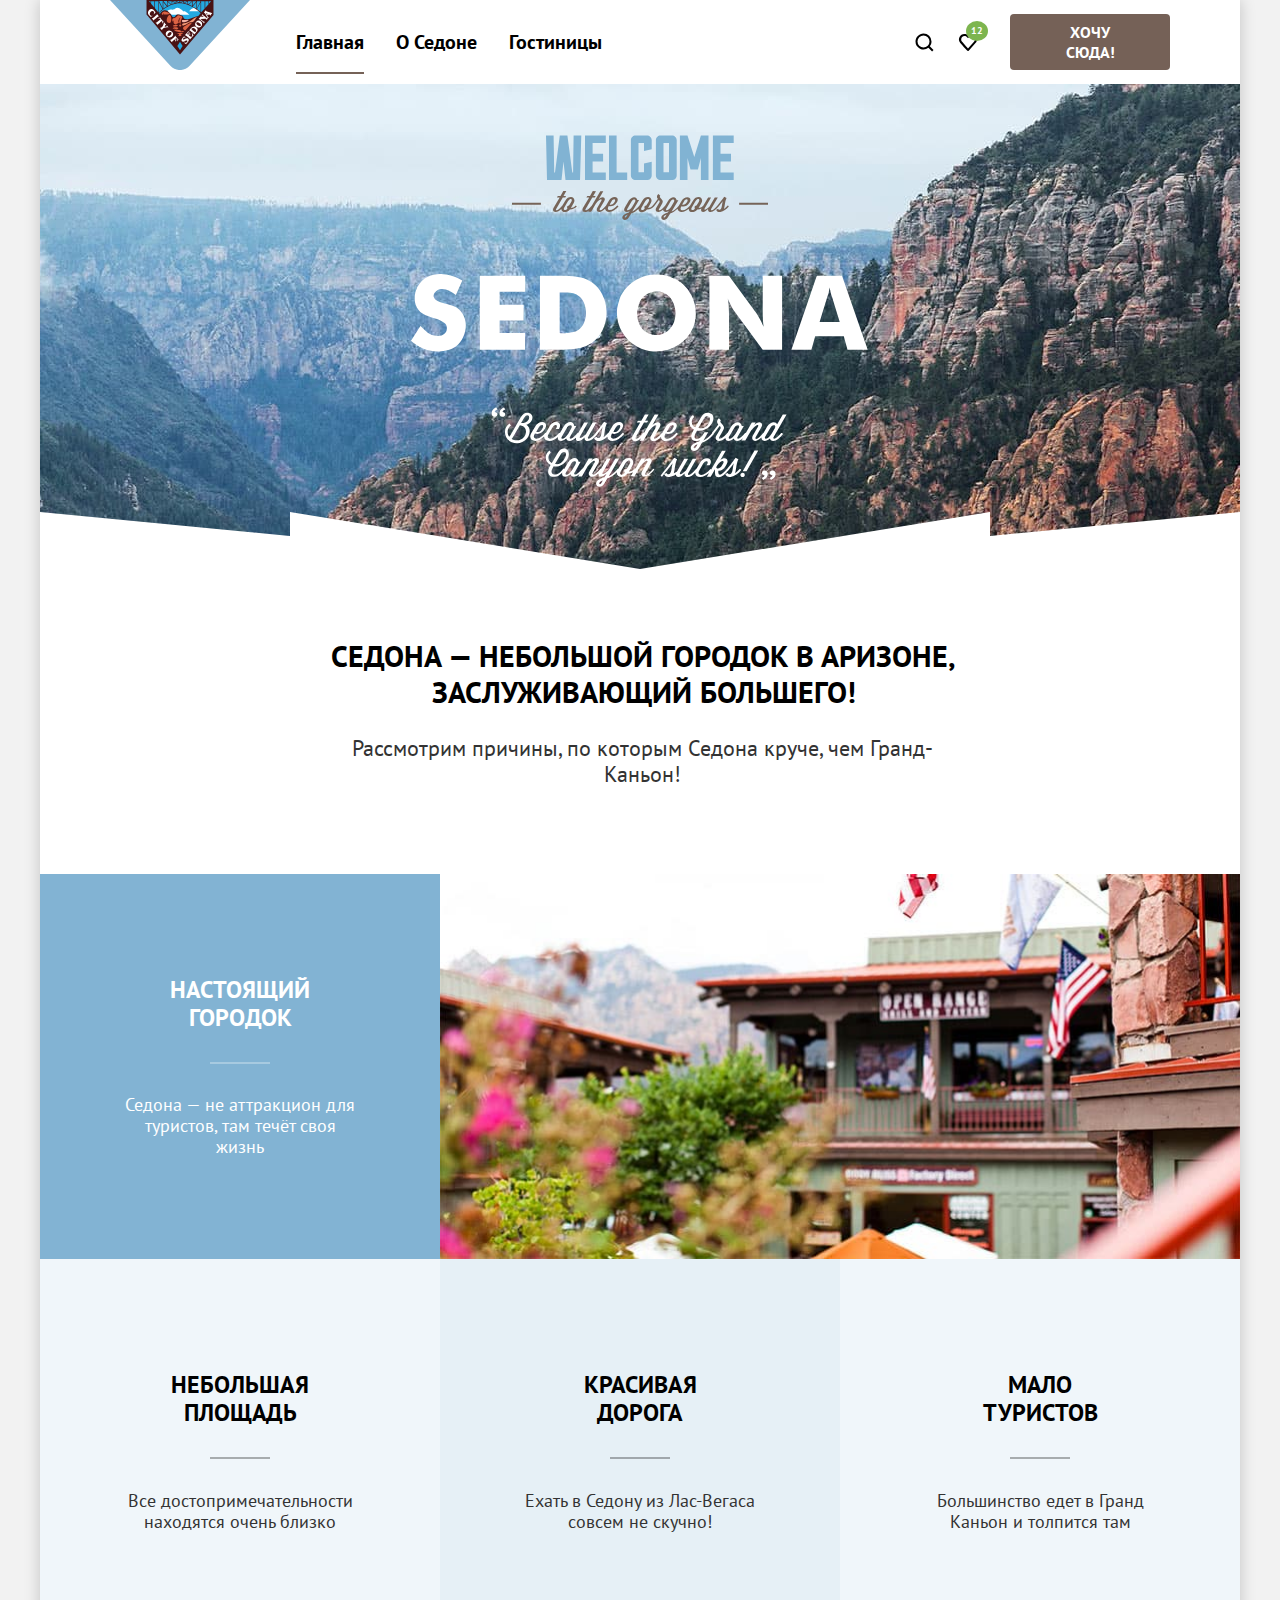
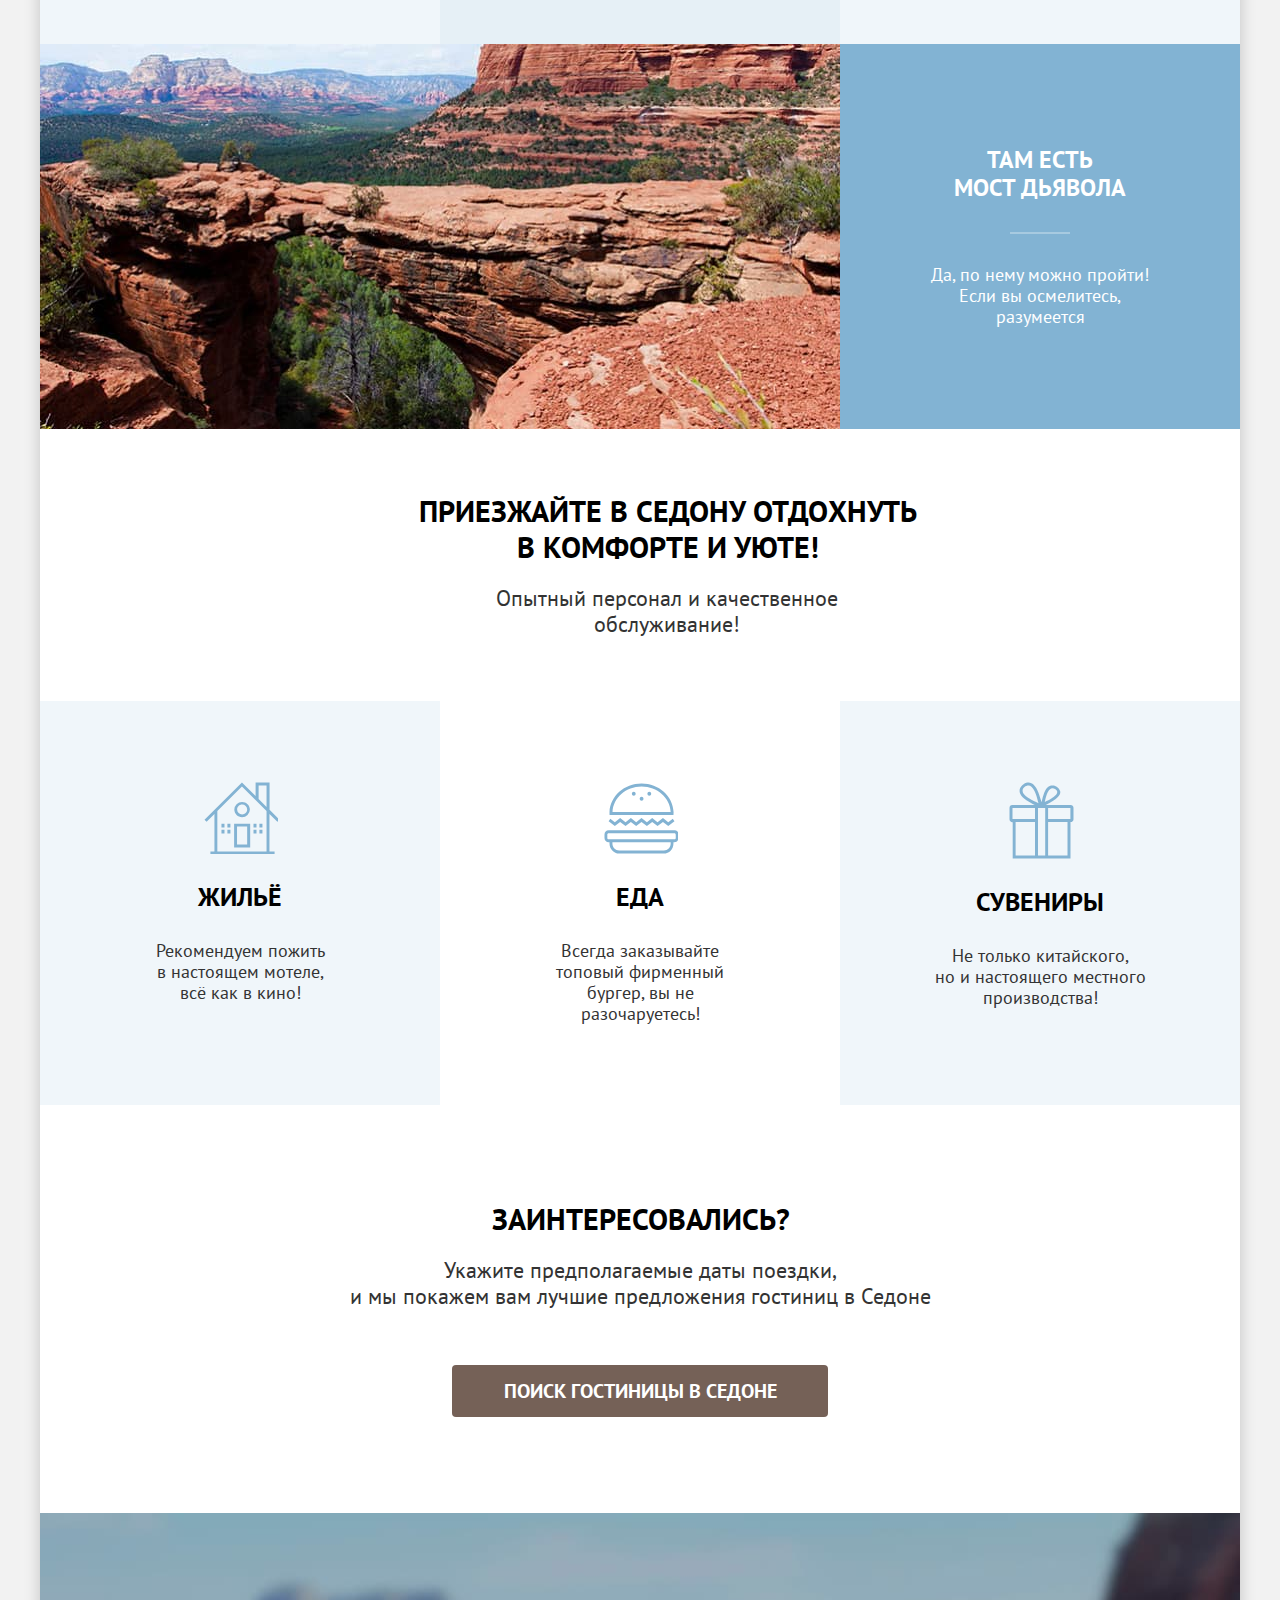
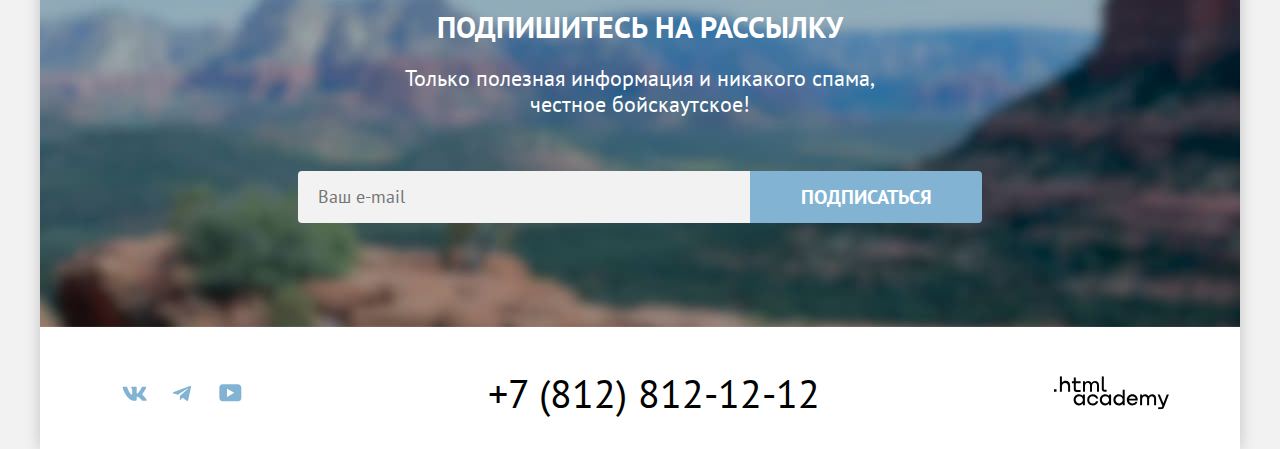
<file: index.html>
<!DOCTYPE html>
<html lang="ru">

  <head>
    <meta charset="utf-8">
    <title>HTML Academy: Седона</title>
    <link rel="stylesheet" href="styles/styles.css">
    <link rel="icon" href="favicon.ico">
    <link rel="icon" type="image/png" href="images/favicon.png">
  </head>

  <body>
    <div class="wrapper">
      <header class="header-main">
        <nav class="header-navigation">
          <a class="header-logo-link">
            <img class="header-logo" width="140" height="70" src="images/header/logo-sedona.svg"
              alt="Логотип города Седона.">
          </a>
          <ul class="header-navigation-list">
            <li class="header-navigation-item">
              <a class="header-navigation-link navigation-link-current" href="index.html">Главная</a>
            </li>
            <li class="header-navigation-item">
              <a class="header-navigation-link" href="#">О Седоне</a>
            </li>
            <li class="header-navigation-item">
              <a class="header-navigation-link" href="catalog.html">Гостиницы</a>
            </li>
          </ul>
          <ul class="header-navigation-list header-navigation-user">
            <li class="header-navigation-item">
              <a class="header-navigation-link" href="#">
                <span class="visually-hidden">Поиск</span>
              </a>
            </li>
            <li class="header-navigation-item">
              <a class="header-navigation-link" href="#">
                <span class="visually-hidden">Избранное число гостиниц</span>
                <span class="navigation-badge">12</span>
              </a>
            </li>
            <li>
              <a class="button button-header" href="#">Хочу сюда!</a>
            </li>
          </ul>
        </nav>
      </header>
      <main class="main-index">
        <section class="hero">
          <h1 class="visually-hidden">Добро пожаловать в великолепную Седону</h1>
          <img width="458" height="352" src="images/index/welcome-text.svg"
            alt="Welcome to the gorgeous Sedona, because the Grand Canyon sucks!">
        </section>
        <section>
          <div class="advantages-title-annotation">
            <h2 class="section-title advantages-title">Седона — небольшой городок в Аризоне, заслуживающий
              большего!</h2>
            <p class="annotation">Рассмотрим причины, по которым Седона круче, чем Гранд-Каньон!</p>
          </div>
          <ul class="advantages-list">
            <li class="advantages-item advantages-big-item">
              <div class="big-item-text">
                <h3 class="advantages-subtitle">Настоящий городок</h3>
                <p class="advantages-description">Седона — не аттракцион для туристов, там течёт своя жизнь</p>
              </div>
              <img class="advantages-image" width="800" height="384" src="images/index/advantages-1.jpg"
                alt="Дома Седоны.">
            </li>
            <li class="advantages-item advantages-item-square">
              <h3 class="advantages-subtitle advantages-subtitle-dark">Небольшая площадь</h3>
              <p class="advantages-description advantages-description-dark">Все достопримечательности находятся очень
                близко</p>
            </li>
            <li class="advantages-item advantages-item-road">
              <h3 class="advantages-subtitle advantages-subtitle-dark">Красивая дорога</h3>
              <p class="advantages-description advantages-description-dark">Ехать в Седону
                из&nbsp;Лас-Вегаса совсем не скучно!</p>
            </li>
            <li class="advantages-item advantages-item-tourists">
              <h3 class="advantages-subtitle advantages-subtitle-dark">Мало туристов</h3>
              <p class="advantages-description advantages-description-dark">Большинство едет в Гранд Каньон и толпится
                там</p>
            </li>
            <li class="advantages-item advantages-big-item">
              <img class="advantages-image" width="800" height="384" src="images/index/advantages-2.jpg"
                alt="Скалы Седоны.">
              <div class="big-item-text">
                <h3 class="advantages-subtitle">Там есть<br>мост дьявола</h3>
                <p class="advantages-description">Да, по нему можно пройти! Если вы осмелитесь, разумеется</p>
              </div>
            </li>
          </ul>
        </section>
        <section>
          <div class="service-title-annotation">
            <h2 class="section-title service-title">Приезжайте в Седону отдохнуть в комфорте и уюте!</h2>
            <p class="annotation">Опытный персонал и качественное обслуживание!</p>
          </div>
          <ul class="service-list">
            <li class="service-item">
              <h3 class="service-subtitle">Жильё</h3>
              <p class="service-description">Рекомендуем пожить<br>в настоящем мотеле,<br>всё как в кино!</p>
            </li>
            <li class="service-item service-item-food">
              <h3 class="service-subtitle service-subtitle-food">Еда</h3>
              <p class="service-description">Всегда заказывайте <br>топовый фирменный бургер, вы не разочаруетесь!
              </p>
            </li>
            <li class="service-item">
              <h3 class="service-subtitle service-subtitle-gift">Сувениры</h3>
              <p class="service-description">Не только китайского,<br>но и настоящего местного производства!</p>
            </li>
          </ul>
        </section>
        <section class="hotel-search">
          <div class="hotel-search-container">
            <h2 class="section-title hotel-search-title">Заинтересовались?</h2>
            <p class="annotation">Укажите предполагаемые даты поездки,<br>и мы покажем вам лучшие предложения гостиниц в
              Седоне</p>
            <button class="button button-search-hotel" type="button">Поиск гостиницы в Седоне</button>
          </div>
        </section>
        <section class="subscribe subscribe-background">
          <h2 class="section-title subscribe-main-title">Подпишитесь на рассылку</h2>
          <p class="annotation subscribe-background-annotation">Только полезная информация и никакого спама,
            честное бойскаутское!</p>
          <form class="subscribe-form" action="https://echo.htmlacademy.ru/" method="post">
            <label class="visually-hidden" for="subscribe-email">Email</label>
            <input class="subscribe-field" placeholder="Ваш e-mail" type="email" name="email" id="subscribe-email"
              required>
            <button class="button button-subscribe" type="submit">Подписаться</button>
          </form>
        </section>
      </main>
      <footer class="page-footer">
        <div class="page-footer-container">
          <h2 class="visually-hidden">Как с нами связаться</h2>
          <section class="footer-social">
            <h3 class="visually-hidden">Мы в социальных сетях</h3>
            <ul class="footer-social-list">
              <li class="footer-social-item">
                <a class="footer-social-link" href="https://vk.com/htmlacademy">
                  <span class="visually-hidden">Вконтакте</span>
                  <svg aria-hidden="true" focusable="false" xmlns="http://www.w3.org/2000/svg" width="25" height="15"
                    viewBox="0 0 25 15">
                    <path fill="currentColor" fill-rule="evenodd"
                      d="M24.12 1.8c.16-.54 0-.94-.8-.94H20.7c-.67 0-.98.34-1.15.73 0 0-1.33 3.2-3.22 5.27-.61.6-.9.8-1.23.8-.16 0-.41-.2-.41-.75v-5.1c0-.66-.19-.95-.74-.95H9.82c-.42 0-.67.3-.67.59 0 .62.95.76 1.04 2.51v3.8c0 .83-.15.98-.48.98-.9 0-3.06-3.2-4.34-6.88-.25-.72-.5-1-1.18-1H1.57c-.75 0-.9.34-.9.73 0 .68.89 4.07 4.14 8.55 2.17 3.06 5.23 4.72 8 4.72 1.68 0 1.88-.37 1.88-1v-2.32c0-.74.16-.88.7-.88.38 0 1.05.19 2.6 1.66 1.79 1.75 2.08 2.54 3.08 2.54h2.63c.75 0 1.12-.37.9-1.1-.23-.72-1.08-1.77-2.2-3.02-.62-.71-1.54-1.48-1.82-1.86-.39-.5-.28-.71 0-1.15 0 0 3.2-4.42 3.54-5.93Z"
                      clip-rule="evenodd" />
                  </svg>
                </a>
              </li>
              <li class="footer-social-item">
                <a class="footer-social-link" href="https://t.me/htmlacademy">
                  <span class="visually-hidden">Телеграм</span>
                  <svg aria-hidden="true" focusable="false" xmlns="http://www.w3.org/2000/svg" width="18" height="17"
                    viewBox="0 0 18 17">
                    <path fill="currentColor"
                      d="M16.79.96.84 7.1c-1.09.44-1.08 1.05-.2 1.32l4.1 1.28 9.47-5.98c.44-.27.85-.13.52.17l-7.68 6.93-.28 4.22c.41 0 .6-.2.83-.41l1.99-1.94 4.13 3.06c.77.42 1.31.2 1.5-.71l2.72-12.8c.28-1.1-.43-1.61-1.16-1.28Z" />
                  </svg>
                </a>
              </li>
              <li class="footer-social-item">
                <a class="footer-social-link" href="https://www.youtube.com/user/htmlacademyru">
                  <span class="visually-hidden">Ютьюб</span>
                  <svg aria-hidden="true" focusable="false" xmlns="http://www.w3.org/2000/svg" width="23" height="18"
                    viewBox="0 0 23 18">
                    <path fill="currentColor"
                      d="M18.94.36H3.51C1.65.36.33 1.95.33 3.76v10.09c0 1.91 1.32 3.5 3.18 3.5h15.65c1.64 0 3.17-1.59 3.17-3.4V3.76c-.22-1.8-1.53-3.4-3.39-3.4ZM7.99 12.89V4.82l7.34 4.04-7.34 4.03Z" />
                  </svg>
                </a>
              </li>
            </ul>
          </section>
          <section class="footer-contacts">
            <h3 class="visually-hidden">Телефон компании</h3>
            <a href="tel:+78121212">+7 (812) 812-12-12</a>
          </section>
          <section class="footer-logo">
            <h3 class="visually-hidden">Сайт компании</h3>
            <a class="footer-logo-link" href="https://htmlacademy.ru">
              <svg class="footer-logo-img" aria-hidden="true" focusable="false" xmlns="http://www.w3.org/2000/svg"
                width="115" height="34" viewBox="0 0 115 34">
                <g clip-path="url(#a)">
                  <mask id="b" fill="currentColor">
                    <path
                      d="M0 13.26v2.6h2.5v-2.6H0ZM11.6 4.86c-1.6 0-2.8.7-3.6 1.7h-.1V.36h-2v15.5h2v-5.3c0-2.1 1.3-3.6 3.3-3.6 1.8 0 2.9 1.4 2.9 3.2v5.7h2v-6.1c.1-3-1.8-4.9-4.5-4.9ZM26.6 5.16h-4.8v-3.7h-2v3.8h-1.9v2h1.9v6c0 1.7 1 2.7 2.7 2.7h4.1v-2h-3.7c-.7 0-1.1-.4-1.1-1.1v-5.7h4.8v-2ZM41.1 4.96c-1.6 0-2.9.8-3.5 2.1h-.1c-.6-1.2-1.8-2.1-3.4-2.1-1.4 0-2.5.8-3.1 1.8h-.1v-1.6H29v10.6h2v-5.4c0-2 1-3.5 2.6-3.5 1.5 0 2.4 1 2.4 2.6v6.3h2v-5.6c0-2.4 1.4-3.3 2.6-3.3 1.5 0 2.4 1 2.4 2.6v6.3h2v-6.5c.1-2.5-1.4-4.3-3.9-4.3ZM47.8 13.06c0 1.7 1 2.7 2.8 2.7h2v-2h-1.7c-.7 0-1.1-.4-1.1-1.1V.36h-2v12.7ZM28.9 20.06c-.9-1.1-2.2-1.8-3.9-1.8-3.1 0-5.4 2.3-5.4 5.6s2.3 5.6 5.4 5.6c1.8 0 3-.8 3.8-1.9h.1v1.6h2v-10.6h-2v1.5Zm-3.6 7.4c-2.2 0-3.6-1.6-3.6-3.6s1.4-3.6 3.6-3.6 3.6 1.6 3.6 3.6c0 1.9-1.4 3.6-3.6 3.6ZM44.2 22.36c-.5-2.4-2.6-4.1-5.4-4.1a5.4 5.4 0 0 0-5.6 5.6c0 3.1 2.2 5.6 5.6 5.6 2.8 0 4.9-1.8 5.4-4.2h-2.1a3.4 3.4 0 0 1-3.3 2.3c-2.2 0-3.6-1.6-3.6-3.6s1.4-3.6 3.6-3.6c1.6 0 2.8 1 3.3 2.2h2.1v-.2ZM55.1 20.06c-.9-1.1-2.2-1.8-3.9-1.8-3.1 0-5.4 2.3-5.4 5.6s2.3 5.6 5.4 5.6c1.8 0 3-.8 3.8-1.9h.1v1.6h2v-10.6h-2v1.5Zm-3.6 7.4c-2.2 0-3.6-1.6-3.6-3.6s1.4-3.6 3.6-3.6 3.6 1.6 3.6 3.6c0 1.9-1.5 3.6-3.6 3.6ZM68.7 20.16c-.9-1.1-2.2-1.9-3.9-1.9-3.1 0-5.4 2.3-5.4 5.6s2.2 5.6 5.4 5.6c1.7 0 3-.8 3.8-1.8h.1v1.5h2v-15.4h-2v6.4Zm-3.6 7.3c-2.2 0-3.6-1.6-3.6-3.6s1.4-3.6 3.6-3.6 3.6 1.6 3.6 3.6c-.1 2-1.5 3.6-3.6 3.6ZM78.3 18.26c-3.3 0-5.5 2.5-5.5 5.6 0 3 2.1 5.6 5.5 5.6 2.5 0 4.5-1.3 5.2-3.6h-2.1c-.5 1-1.6 1.6-3 1.6-1.9 0-3.3-1.3-3.4-2.9h8.8c.2-3.6-2-6.3-5.5-6.3Zm0 1.9c1.7 0 3 1 3.3 2.6h-6.5c.3-1.5 1.5-2.6 3.2-2.6ZM98.2 18.26c-1.6 0-2.9.8-3.6 2h-.1c-.6-1.2-1.8-2-3.4-2-1.4 0-2.5.7-3.1 1.8v-1.5h-1.9v10.6h2v-5.4c0-2 1-3.4 2.6-3.5 1.5 0 2.4 1 2.4 2.6v6.3h2v-5.6c0-2.4 1.4-3.3 2.6-3.3 1.5 0 2.4 1 2.4 2.6v6.3h2v-6.5c.1-2.6-1.4-4.4-3.9-4.4ZM109.4 27.36l-3.6-8.9h-2.2l4.8 11.6c-.3.9-.7 1.2-1.7 1.2h-2.5v2h2.5c1.8 0 2.8-.8 3.5-2.6l4.7-12.2h-2.1l-3.4 8.9Z" />
                  </mask>
                  <path fill="currentColor"
                    d="M0 13.26v2.6h2.5v-2.6H0ZM11.6 4.86c-1.6 0-2.8.7-3.6 1.7h-.1V.36h-2v15.5h2v-5.3c0-2.1 1.3-3.6 3.3-3.6 1.8 0 2.9 1.4 2.9 3.2v5.7h2v-6.1c.1-3-1.8-4.9-4.5-4.9ZM26.6 5.16h-4.8v-3.7h-2v3.8h-1.9v2h1.9v6c0 1.7 1 2.7 2.7 2.7h4.1v-2h-3.7c-.7 0-1.1-.4-1.1-1.1v-5.7h4.8v-2ZM41.1 4.96c-1.6 0-2.9.8-3.5 2.1h-.1c-.6-1.2-1.8-2.1-3.4-2.1-1.4 0-2.5.8-3.1 1.8h-.1v-1.6H29v10.6h2v-5.4c0-2 1-3.5 2.6-3.5 1.5 0 2.4 1 2.4 2.6v6.3h2v-5.6c0-2.4 1.4-3.3 2.6-3.3 1.5 0 2.4 1 2.4 2.6v6.3h2v-6.5c.1-2.5-1.4-4.3-3.9-4.3ZM47.8 13.06c0 1.7 1 2.7 2.8 2.7h2v-2h-1.7c-.7 0-1.1-.4-1.1-1.1V.36h-2v12.7ZM28.9 20.06c-.9-1.1-2.2-1.8-3.9-1.8-3.1 0-5.4 2.3-5.4 5.6s2.3 5.6 5.4 5.6c1.8 0 3-.8 3.8-1.9h.1v1.6h2v-10.6h-2v1.5Zm-3.6 7.4c-2.2 0-3.6-1.6-3.6-3.6s1.4-3.6 3.6-3.6 3.6 1.6 3.6 3.6c0 1.9-1.4 3.6-3.6 3.6ZM44.2 22.36c-.5-2.4-2.6-4.1-5.4-4.1a5.4 5.4 0 0 0-5.6 5.6c0 3.1 2.2 5.6 5.6 5.6 2.8 0 4.9-1.8 5.4-4.2h-2.1a3.4 3.4 0 0 1-3.3 2.3c-2.2 0-3.6-1.6-3.6-3.6s1.4-3.6 3.6-3.6c1.6 0 2.8 1 3.3 2.2h2.1v-.2ZM55.1 20.06c-.9-1.1-2.2-1.8-3.9-1.8-3.1 0-5.4 2.3-5.4 5.6s2.3 5.6 5.4 5.6c1.8 0 3-.8 3.8-1.9h.1v1.6h2v-10.6h-2v1.5Zm-3.6 7.4c-2.2 0-3.6-1.6-3.6-3.6s1.4-3.6 3.6-3.6 3.6 1.6 3.6 3.6c0 1.9-1.5 3.6-3.6 3.6ZM68.7 20.16c-.9-1.1-2.2-1.9-3.9-1.9-3.1 0-5.4 2.3-5.4 5.6s2.2 5.6 5.4 5.6c1.7 0 3-.8 3.8-1.8h.1v1.5h2v-15.4h-2v6.4Zm-3.6 7.3c-2.2 0-3.6-1.6-3.6-3.6s1.4-3.6 3.6-3.6 3.6 1.6 3.6 3.6c-.1 2-1.5 3.6-3.6 3.6ZM78.3 18.26c-3.3 0-5.5 2.5-5.5 5.6 0 3 2.1 5.6 5.5 5.6 2.5 0 4.5-1.3 5.2-3.6h-2.1c-.5 1-1.6 1.6-3 1.6-1.9 0-3.3-1.3-3.4-2.9h8.8c.2-3.6-2-6.3-5.5-6.3Zm0 1.9c1.7 0 3 1 3.3 2.6h-6.5c.3-1.5 1.5-2.6 3.2-2.6ZM98.2 18.26c-1.6 0-2.9.8-3.6 2h-.1c-.6-1.2-1.8-2-3.4-2-1.4 0-2.5.7-3.1 1.8v-1.5h-1.9v10.6h2v-5.4c0-2 1-3.4 2.6-3.5 1.5 0 2.4 1 2.4 2.6v6.3h2v-5.6c0-2.4 1.4-3.3 2.6-3.3 1.5 0 2.4 1 2.4 2.6v6.3h2v-6.5c.1-2.6-1.4-4.4-3.9-4.4ZM109.4 27.36l-3.6-8.9h-2.2l4.8 11.6c-.3.9-.7 1.2-1.7 1.2h-2.5v2h2.5c1.8 0 2.8-.8 3.5-2.6l4.7-12.2h-2.1l-3.4 8.9Z" />
                  <path stroke="#000" stroke-width="2"
                    d="M0 13.26v2.6h2.5v-2.6H0ZM11.6 4.86c-1.6 0-2.8.7-3.6 1.7h-.1V.36h-2v15.5h2v-5.3c0-2.1 1.3-3.6 3.3-3.6 1.8 0 2.9 1.4 2.9 3.2v5.7h2v-6.1c.1-3-1.8-4.9-4.5-4.9ZM26.6 5.16h-4.8v-3.7h-2v3.8h-1.9v2h1.9v6c0 1.7 1 2.7 2.7 2.7h4.1v-2h-3.7c-.7 0-1.1-.4-1.1-1.1v-5.7h4.8v-2ZM41.1 4.96c-1.6 0-2.9.8-3.5 2.1h-.1c-.6-1.2-1.8-2.1-3.4-2.1-1.4 0-2.5.8-3.1 1.8h-.1v-1.6H29v10.6h2v-5.4c0-2 1-3.5 2.6-3.5 1.5 0 2.4 1 2.4 2.6v6.3h2v-5.6c0-2.4 1.4-3.3 2.6-3.3 1.5 0 2.4 1 2.4 2.6v6.3h2v-6.5c.1-2.5-1.4-4.3-3.9-4.3ZM47.8 13.06c0 1.7 1 2.7 2.8 2.7h2v-2h-1.7c-.7 0-1.1-.4-1.1-1.1V.36h-2v12.7ZM28.9 20.06c-.9-1.1-2.2-1.8-3.9-1.8-3.1 0-5.4 2.3-5.4 5.6s2.3 5.6 5.4 5.6c1.8 0 3-.8 3.8-1.9h.1v1.6h2v-10.6h-2v1.5Zm-3.6 7.4c-2.2 0-3.6-1.6-3.6-3.6s1.4-3.6 3.6-3.6 3.6 1.6 3.6 3.6c0 1.9-1.4 3.6-3.6 3.6ZM44.2 22.36c-.5-2.4-2.6-4.1-5.4-4.1a5.4 5.4 0 0 0-5.6 5.6c0 3.1 2.2 5.6 5.6 5.6 2.8 0 4.9-1.8 5.4-4.2h-2.1a3.4 3.4 0 0 1-3.3 2.3c-2.2 0-3.6-1.6-3.6-3.6s1.4-3.6 3.6-3.6c1.6 0 2.8 1 3.3 2.2h2.1v-.2ZM55.1 20.06c-.9-1.1-2.2-1.8-3.9-1.8-3.1 0-5.4 2.3-5.4 5.6s2.3 5.6 5.4 5.6c1.8 0 3-.8 3.8-1.9h.1v1.6h2v-10.6h-2v1.5Zm-3.6 7.4c-2.2 0-3.6-1.6-3.6-3.6s1.4-3.6 3.6-3.6 3.6 1.6 3.6 3.6c0 1.9-1.5 3.6-3.6 3.6ZM68.7 20.16c-.9-1.1-2.2-1.9-3.9-1.9-3.1 0-5.4 2.3-5.4 5.6s2.2 5.6 5.4 5.6c1.7 0 3-.8 3.8-1.8h.1v1.5h2v-15.4h-2v6.4Zm-3.6 7.3c-2.2 0-3.6-1.6-3.6-3.6s1.4-3.6 3.6-3.6 3.6 1.6 3.6 3.6c-.1 2-1.5 3.6-3.6 3.6ZM78.3 18.26c-3.3 0-5.5 2.5-5.5 5.6 0 3 2.1 5.6 5.5 5.6 2.5 0 4.5-1.3 5.2-3.6h-2.1c-.5 1-1.6 1.6-3 1.6-1.9 0-3.3-1.3-3.4-2.9h8.8c.2-3.6-2-6.3-5.5-6.3Zm0 1.9c1.7 0 3 1 3.3 2.6h-6.5c.3-1.5 1.5-2.6 3.2-2.6ZM98.2 18.26c-1.6 0-2.9.8-3.6 2h-.1c-.6-1.2-1.8-2-3.4-2-1.4 0-2.5.7-3.1 1.8v-1.5h-1.9v10.6h2v-5.4c0-2 1-3.4 2.6-3.5 1.5 0 2.4 1 2.4 2.6v6.3h2v-5.6c0-2.4 1.4-3.3 2.6-3.3 1.5 0 2.4 1 2.4 2.6v6.3h2v-6.5c.1-2.6-1.4-4.4-3.9-4.4ZM109.4 27.36l-3.6-8.9h-2.2l4.8 11.6c-.3.9-.7 1.2-1.7 1.2h-2.5v2h2.5c1.8 0 2.8-.8 3.5-2.6l4.7-12.2h-2.1l-3.4 8.9Z"
                    mask="url(#b)" />
                </g>
                <defs>
                  <clipPath id="a">
                    <path fill="currentColor" d="M0 .36h115v33H0z" />
                  </clipPath>
                </defs>
              </svg>
            </a>
          </section>
        </div>
      </footer>

    </div>
    <div class="modal-container modal-container-close">

      <div class="modal">
        <button class="modal-close-button" type="button">
          <span class="visually-hidden">Закрыть</span>
          <svg aria-hidden="true" focusable="false" width="15" height="15" viewBox="0 0 15 15"
            xmlns="http://www.w3.org/2000/svg">
            <path
              d="M14.49 1.783 13.199.49 7.49 6.198 1.783.491.49 1.783 6.198 7.49.49 13.198l1.293 1.293L7.49 8.783l5.708 5.708 1.293-1.293-5.708-5.707 5.708-5.708Z"
              fill="currentColor" />
          </svg>
        </button>
        <section class="modal-content">
          <h2 class="modal-title">Поиск гостиницы в Седоне</h2>
          <form class="search-form" action="https://echo.htmlacademy.ru/" method="post">

            <p class="field-group">
              <label class="form-label" for="check-in-date">Дата заезда:</label>
              <input class="form-field" type="text" id="check-in-date" name="check-in-date" value="27 апреля 2020"
                placeholder="Укажите дату" required>
            </p>
            <p class="modal-message modal-message-error">Мы не можем отправить вас в прошлое.</p>
            <p class="field-group">
              <label class="form-label" for="check-out-date">Дата выезда:</label>
              <input class="form-field" type="text" id="check-out-date" name="check-out-date" value="1 сентября 2023"
                placeholder="Укажите дату" required>
            </p>
            <p class="modal-message">На эти даты есть свободные номера. Пока есть.</p>

            <div class="field-group field-group-adults">
              <div class="adults">
                <label class="form-label form-label-adults" for="adults">Взрослые:</label>
                <button class="button-plus" type="button">
                  <svg aria-hidden="true" focusable="false" width="20" height="20" viewBox="0 0 20 20" fill="none"
                    xmlns="http://www.w3.org/2000/svg">
                    <path d="M3 9v2h14V9H3Z" fill="currentColor" />
                  </svg>
                </button>
                <input class="adults-field" type="number" id="adults" name="adults" value="2" placeholder="0" required>
                <button class="button-plus" type="button">
                  <svg aria-hidden="true" focusable="false" width="20" height="20" viewBox="0 0 20 20"
                    xmlns="http://www.w3.org/2000/svg">
                    <path d="M17 9h-6V3H9v6H3v2h6v6h2v-6h6V9Z" fill="currentColor" />
                  </svg>
                </button>
              </div>
              <div class="child">
                <span class="form-label form-label-icon">
                  <label class="form-label" for="child">Дети:</label>
                  <span class="tooltip">
                    <button class="tooltip-toggle" type="button" aria-labelledby="tooltip-label-date">
                      <svg class="tooltip-icon" aria-hidden="true" focusable="false" width="26" height="26"
                        viewBox="0 0 26 26" fill="none" xmlns="http://www.w3.org/2000/svg">
                        <circle cx="13" cy="13" r="13" fill="#83B3D3"></circle>
                        <path fill-rule="evenodd" clip-rule="evenodd" d="M12 7h2v2h-2V7Zm2 12h-2v-9h2v9Z" fill="#fff">
                        </path>
                      </svg>
                    </button>
                    <span class="tooltip-text" role="tooltip" id="tooltip-label-date">
                      Укажите количество детей, которые будут с вами, возраст которых от 6 до 18 лет. Дети до 6 лет
                      размещаются бесплатно.</span>
                  </span>
                </span>
                <button class="button-plus" type="button">
                  <svg aria-hidden="true" focusable="false" width="20" height="20" viewBox="0 0 20 20"
                    xmlns="http://www.w3.org/2000/svg">
                    <path d="M3 9v2h14V9H3Z" fill="currentColor" />
                  </svg>
                </button>
                <input class="adults-field" type="number" id="child" name="child" value="2" placeholder="0" required>
                <button class="button-plus" type="button">
                  <svg aria-hidden="true" focusable="false" width="20" height="20" viewBox="0 0 20 20"
                    xmlns="http://www.w3.org/2000/svg">
                    <path d="M17 9h-6V3H9v6H3v2h6v6h2v-6h6V9Z" fill="currentColor" />
                  </svg>
                </button>
              </div>
            </div>



            <button class="button modal-search-button" type="button">Найти</button>
          </form>
        </section>

      </div>
    </div>

  </body>

</html>
</file>
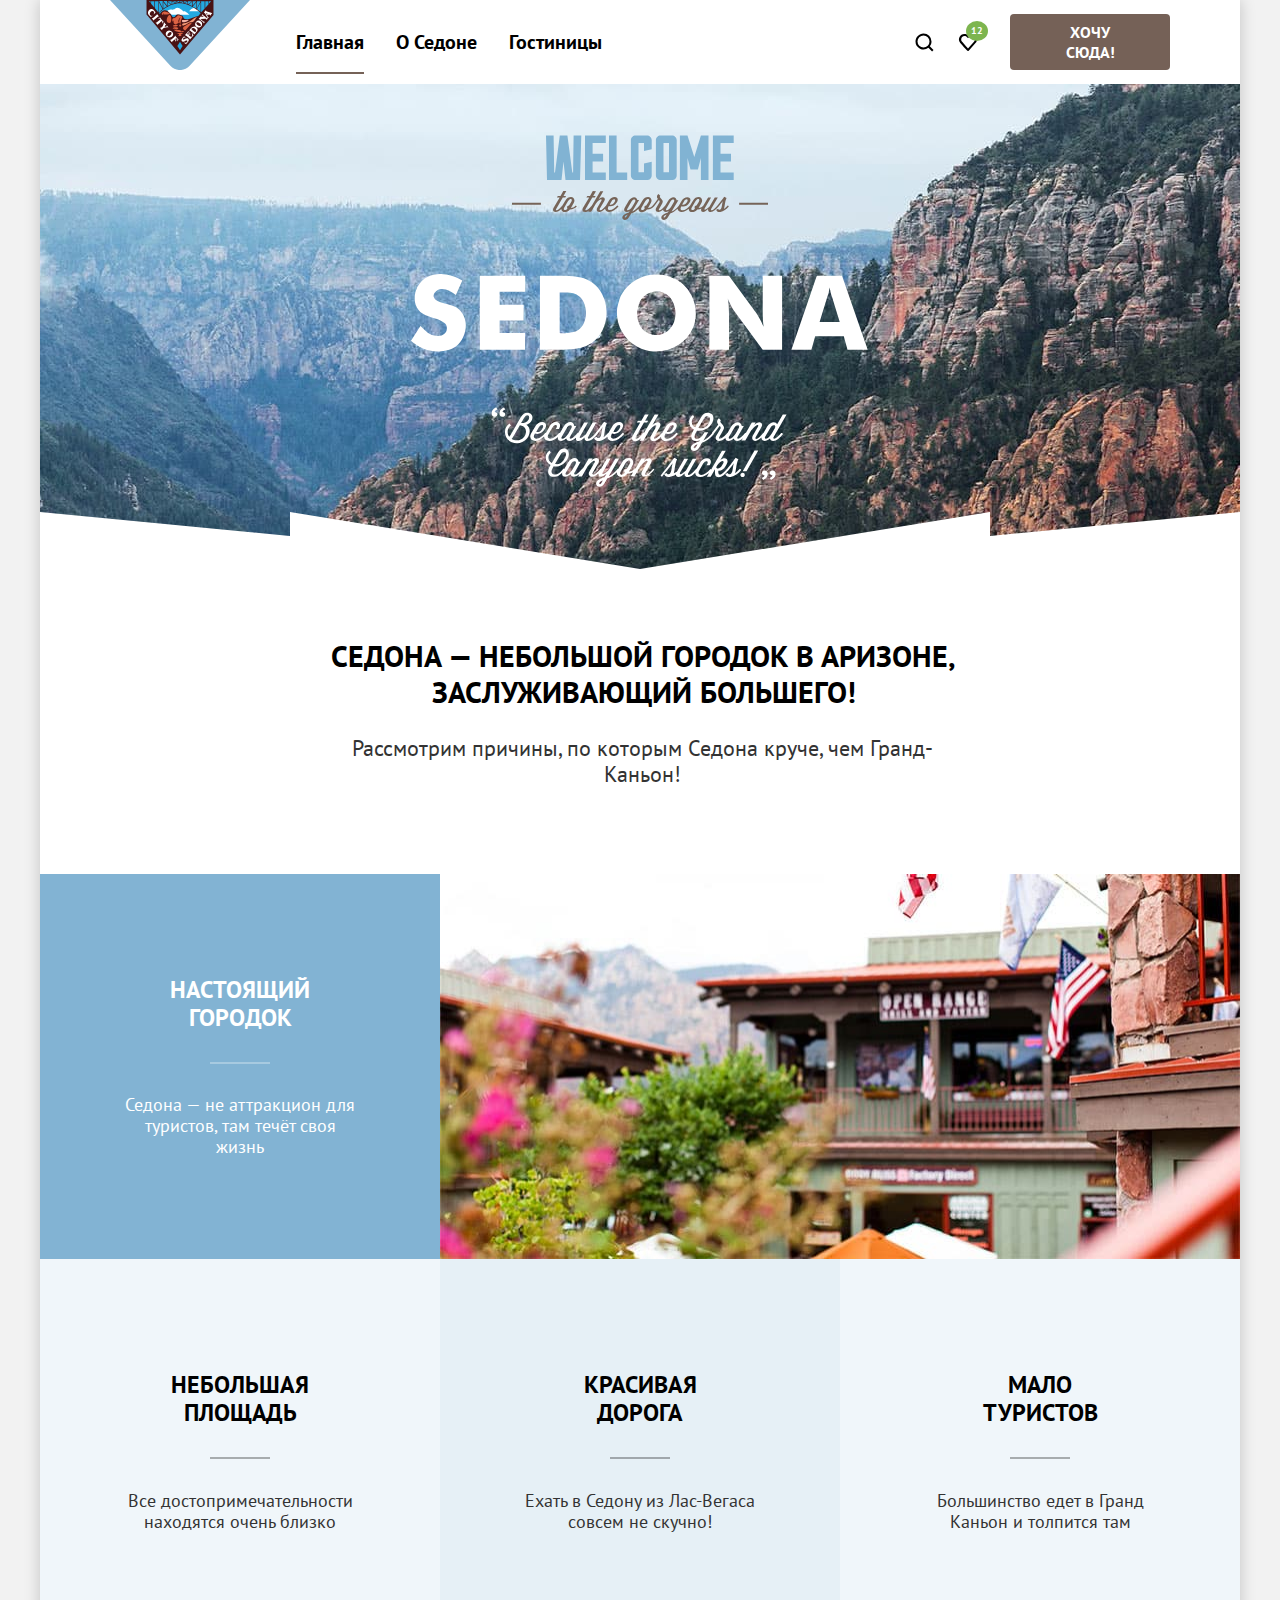
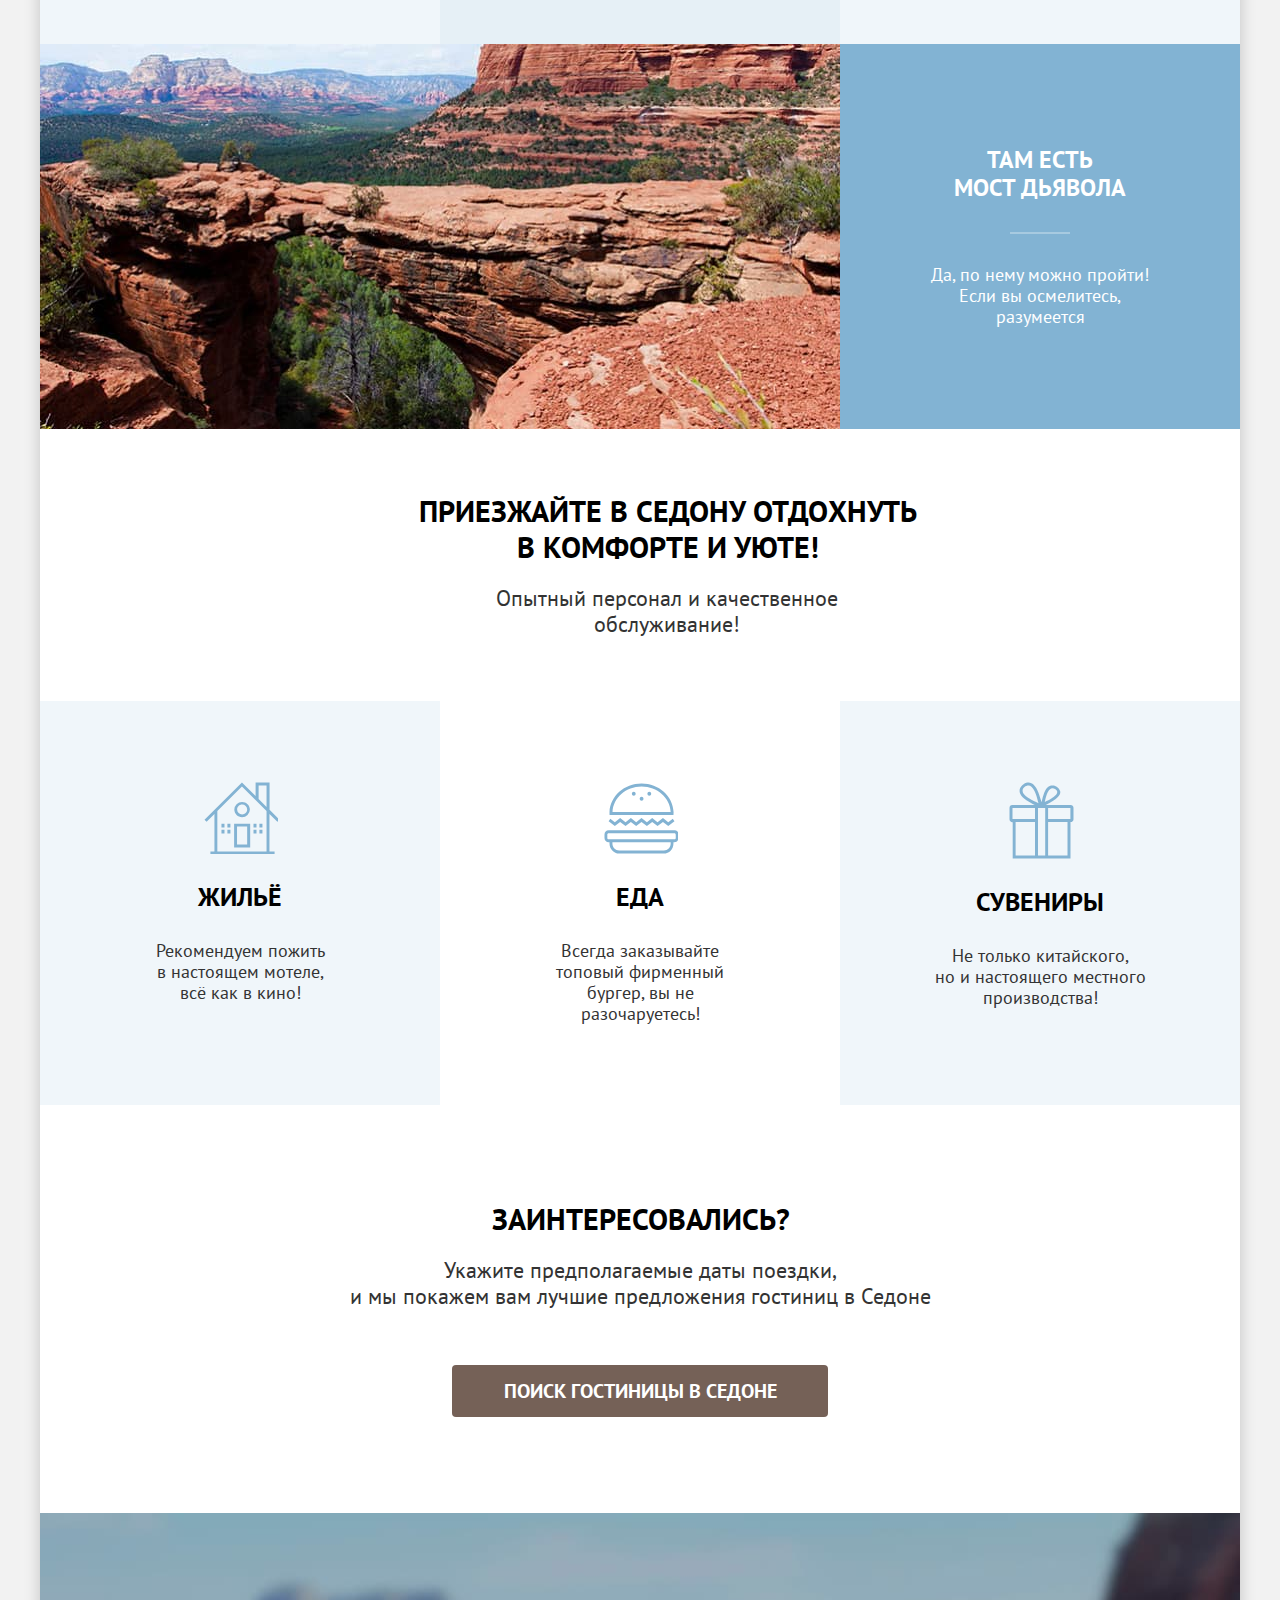
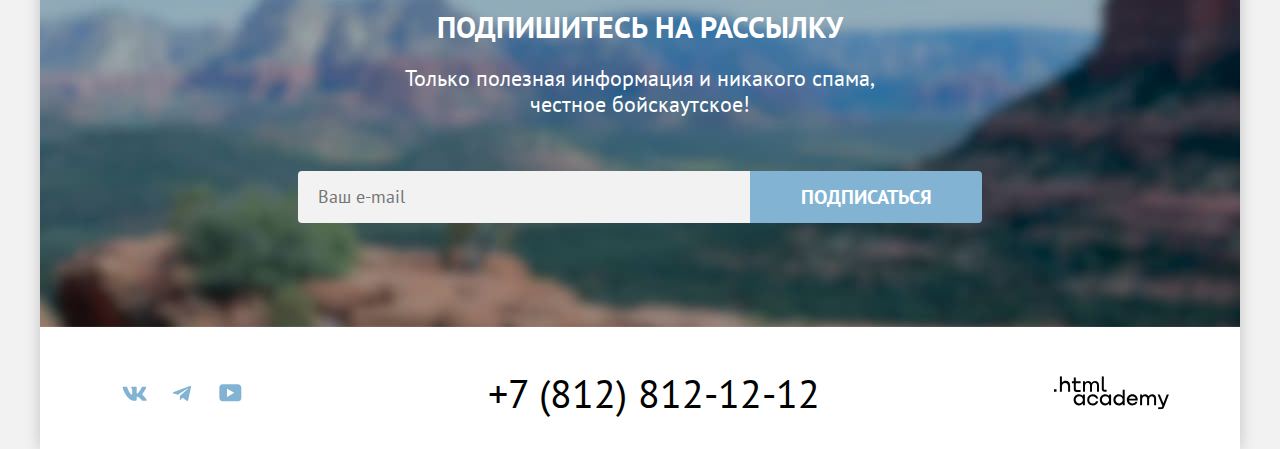
<file: 10/index.html>
<!DOCTYPE html>
<html lang="ru">

  <head>
    <meta charset="utf-8">
    <title>HTML Academy: Седона</title>
    <link rel="stylesheet" href="styles/styles.css">
    <link rel="icon" href="favicon.ico">
    <link rel="icon" type="image/png" href="images/favicon.png">
    <base href="https://htmlacademy-htmlcss.github.io/2215723-sedona-36/10/">
</head>

  <body>
    <div class="wrapper">
      <header class="header-main">
        <nav class="header-navigation">
          <a class="header-logo-link">
            <img class="header-logo" width="140" height="70" src="images/header/logo-sedona.svg"
              alt="Логотип города Седона.">
          </a>
          <ul class="header-navigation-list">
            <li class="header-navigation-item">
              <a class="header-navigation-link navigation-link-current" href="index.html">Главная</a>
            </li>
            <li class="header-navigation-item">
              <a class="header-navigation-link" href="#">О Седоне</a>
            </li>
            <li class="header-navigation-item">
              <a class="header-navigation-link" href="catalog.html">Гостиницы</a>
            </li>
          </ul>
          <ul class="header-navigation-list header-navigation-user">
            <li class="header-navigation-item">
              <a class="header-navigation-link" href="#">
                <span class="visually-hidden">Поиск</span>
              </a>
            </li>
            <li class="header-navigation-item">
              <a class="header-navigation-link" href="#">
                <span class="visually-hidden">Избранное число гостиниц</span>
                <span class="navigation-badge">12</span>
              </a>
            </li>
            <li>
              <a class="button button-header" href="#">Хочу сюда!</a>
            </li>
          </ul>
        </nav>
      </header>
      <main class="main-index">
        <section class="hero">
          <h1 class="visually-hidden">Добро пожаловать в великолепную Седону</h1>
          <img width="458" height="352" src="images/index/welcome-text.svg"
            alt="Welcome to the gorgeous Sedona, because the Grand Canyon sucks!">
        </section>
        <section>
          <div class="advantages-title-annotation">
            <h2 class="section-title advantages-title">Седона — небольшой городок в Аризоне, заслуживающий
              большего!</h2>
            <p class="annotation">Рассмотрим причины, по которым Седона круче, чем Гранд-Каньон!</p>
          </div>
          <ul class="advantages-list">
            <li class="advantages-item advantages-big-item">
              <div class="big-item-text">
                <h3 class="advantages-subtitle">Настоящий городок</h3>
                <p class="advantages-description">Седона — не аттракцион для туристов, там течёт своя жизнь</p>
              </div>
              <img class="advantages-image" width="800" height="384" src="images/index/advantages-1.jpg"
                alt="Дома Седоны.">
            </li>
            <li class="advantages-item advantages-item-square">
              <h3 class="advantages-subtitle advantages-subtitle-dark">Небольшая площадь</h3>
              <p class="advantages-description advantages-description-dark">Все достопримечательности находятся очень
                близко</p>
            </li>
            <li class="advantages-item advantages-item-road">
              <h3 class="advantages-subtitle advantages-subtitle-dark">Красивая дорога</h3>
              <p class="advantages-description advantages-description-dark">Ехать в Седону
                из&nbsp;Лас-Вегаса совсем не скучно!</p>
            </li>
            <li class="advantages-item advantages-item-tourists">
              <h3 class="advantages-subtitle advantages-subtitle-dark">Мало туристов</h3>
              <p class="advantages-description advantages-description-dark">Большинство едет в Гранд Каньон и толпится
                там</p>
            </li>
            <li class="advantages-item advantages-big-item">
              <img class="advantages-image" width="800" height="384" src="images/index/advantages-2.jpg"
                alt="Скалы Седоны.">
              <div class="big-item-text">
                <h3 class="advantages-subtitle">Там есть<br>мост дьявола</h3>
                <p class="advantages-description">Да, по нему можно пройти! Если вы осмелитесь, разумеется</p>
              </div>
            </li>
          </ul>
        </section>
        <section>
          <div class="service-title-annotation">
            <h2 class="section-title service-title">Приезжайте в Седону отдохнуть в комфорте и уюте!</h2>
            <p class="annotation">Опытный персонал и качественное обслуживание!</p>
          </div>
          <ul class="service-list">
            <li class="service-item">
              <h3 class="service-subtitle">Жильё</h3>
              <p class="service-description">Рекомендуем пожить<br>в настоящем мотеле,<br>всё как в кино!</p>
            </li>
            <li class="service-item service-item-food">
              <h3 class="service-subtitle service-subtitle-food">Еда</h3>
              <p class="service-description">Всегда заказывайте <br>топовый фирменный бургер, вы не разочаруетесь!
              </p>
            </li>
            <li class="service-item">
              <h3 class="service-subtitle service-subtitle-gift">Сувениры</h3>
              <p class="service-description">Не только китайского,<br>но и настоящего местного производства!</p>
            </li>
          </ul>
        </section>
        <section class="hotel-search">
          <div class="hotel-search-container">
            <h2 class="section-title hotel-search-title">Заинтересовались?</h2>
            <p class="annotation">Укажите предполагаемые даты поездки,<br>и мы покажем вам лучшие предложения гостиниц в
              Седоне</p>
            <button class="button button-search-hotel" type="button">Поиск гостиницы в Седоне</button>
          </div>
        </section>
        <section class="subscribe subscribe-background">
          <h2 class="section-title subscribe-main-title">Подпишитесь на рассылку</h2>
          <p class="annotation subscribe-background-annotation">Только полезная информация и никакого спама,
            честное бойскаутское!</p>
          <form class="subscribe-form" action="https://echo.htmlacademy.ru/" method="post">
            <label class="visually-hidden" for="subscribe-email">Email</label>
            <input class="subscribe-field" placeholder="Ваш e-mail" type="email" name="email" id="subscribe-email"
              required>
            <button class="button button-subscribe" type="submit">Подписаться</button>
          </form>
        </section>
      </main>
      <footer class="page-footer">
        <div class="page-footer-container">
          <h2 class="visually-hidden">Как с нами связаться</h2>
          <section class="footer-social">
            <h3 class="visually-hidden">Мы в социальных сетях</h3>
            <ul class="footer-social-list">
              <li class="footer-social-item">
                <a class="footer-social-link" href="https://vk.com/htmlacademy">
                  <span class="visually-hidden">Вконтакте</span>
                  <svg aria-hidden="true" focusable="false" xmlns="http://www.w3.org/2000/svg" width="25" height="15"
                    viewBox="0 0 25 15">
                    <path fill="currentColor" fill-rule="evenodd"
                      d="M24.12 1.8c.16-.54 0-.94-.8-.94H20.7c-.67 0-.98.34-1.15.73 0 0-1.33 3.2-3.22 5.27-.61.6-.9.8-1.23.8-.16 0-.41-.2-.41-.75v-5.1c0-.66-.19-.95-.74-.95H9.82c-.42 0-.67.3-.67.59 0 .62.95.76 1.04 2.51v3.8c0 .83-.15.98-.48.98-.9 0-3.06-3.2-4.34-6.88-.25-.72-.5-1-1.18-1H1.57c-.75 0-.9.34-.9.73 0 .68.89 4.07 4.14 8.55 2.17 3.06 5.23 4.72 8 4.72 1.68 0 1.88-.37 1.88-1v-2.32c0-.74.16-.88.7-.88.38 0 1.05.19 2.6 1.66 1.79 1.75 2.08 2.54 3.08 2.54h2.63c.75 0 1.12-.37.9-1.1-.23-.72-1.08-1.77-2.2-3.02-.62-.71-1.54-1.48-1.82-1.86-.39-.5-.28-.71 0-1.15 0 0 3.2-4.42 3.54-5.93Z"
                      clip-rule="evenodd" />
                  </svg>
                </a>
              </li>
              <li class="footer-social-item">
                <a class="footer-social-link" href="https://t.me/htmlacademy">
                  <span class="visually-hidden">Телеграм</span>
                  <svg aria-hidden="true" focusable="false" xmlns="http://www.w3.org/2000/svg" width="18" height="17"
                    viewBox="0 0 18 17">
                    <path fill="currentColor"
                      d="M16.79.96.84 7.1c-1.09.44-1.08 1.05-.2 1.32l4.1 1.28 9.47-5.98c.44-.27.85-.13.52.17l-7.68 6.93-.28 4.22c.41 0 .6-.2.83-.41l1.99-1.94 4.13 3.06c.77.42 1.31.2 1.5-.71l2.72-12.8c.28-1.1-.43-1.61-1.16-1.28Z" />
                  </svg>
                </a>
              </li>
              <li class="footer-social-item">
                <a class="footer-social-link" href="https://www.youtube.com/user/htmlacademyru">
                  <span class="visually-hidden">Ютьюб</span>
                  <svg aria-hidden="true" focusable="false" xmlns="http://www.w3.org/2000/svg" width="23" height="18"
                    viewBox="0 0 23 18">
                    <path fill="currentColor"
                      d="M18.94.36H3.51C1.65.36.33 1.95.33 3.76v10.09c0 1.91 1.32 3.5 3.18 3.5h15.65c1.64 0 3.17-1.59 3.17-3.4V3.76c-.22-1.8-1.53-3.4-3.39-3.4ZM7.99 12.89V4.82l7.34 4.04-7.34 4.03Z" />
                  </svg>
                </a>
              </li>
            </ul>
          </section>
          <section class="footer-contacts">
            <h3 class="visually-hidden">Телефон компании</h3>
            <a href="tel:+78121212">+7 (812) 812-12-12</a>
          </section>
          <section class="footer-logo">
            <h3 class="visually-hidden">Сайт компании</h3>
            <a class="footer-logo-link" href="https://htmlacademy.ru">
              <svg class="footer-logo-img" aria-hidden="true" focusable="false" xmlns="http://www.w3.org/2000/svg"
                width="115" height="34" viewBox="0 0 115 34">
                <g clip-path="url(#a)">
                  <mask id="b" fill="currentColor">
                    <path
                      d="M0 13.26v2.6h2.5v-2.6H0ZM11.6 4.86c-1.6 0-2.8.7-3.6 1.7h-.1V.36h-2v15.5h2v-5.3c0-2.1 1.3-3.6 3.3-3.6 1.8 0 2.9 1.4 2.9 3.2v5.7h2v-6.1c.1-3-1.8-4.9-4.5-4.9ZM26.6 5.16h-4.8v-3.7h-2v3.8h-1.9v2h1.9v6c0 1.7 1 2.7 2.7 2.7h4.1v-2h-3.7c-.7 0-1.1-.4-1.1-1.1v-5.7h4.8v-2ZM41.1 4.96c-1.6 0-2.9.8-3.5 2.1h-.1c-.6-1.2-1.8-2.1-3.4-2.1-1.4 0-2.5.8-3.1 1.8h-.1v-1.6H29v10.6h2v-5.4c0-2 1-3.5 2.6-3.5 1.5 0 2.4 1 2.4 2.6v6.3h2v-5.6c0-2.4 1.4-3.3 2.6-3.3 1.5 0 2.4 1 2.4 2.6v6.3h2v-6.5c.1-2.5-1.4-4.3-3.9-4.3ZM47.8 13.06c0 1.7 1 2.7 2.8 2.7h2v-2h-1.7c-.7 0-1.1-.4-1.1-1.1V.36h-2v12.7ZM28.9 20.06c-.9-1.1-2.2-1.8-3.9-1.8-3.1 0-5.4 2.3-5.4 5.6s2.3 5.6 5.4 5.6c1.8 0 3-.8 3.8-1.9h.1v1.6h2v-10.6h-2v1.5Zm-3.6 7.4c-2.2 0-3.6-1.6-3.6-3.6s1.4-3.6 3.6-3.6 3.6 1.6 3.6 3.6c0 1.9-1.4 3.6-3.6 3.6ZM44.2 22.36c-.5-2.4-2.6-4.1-5.4-4.1a5.4 5.4 0 0 0-5.6 5.6c0 3.1 2.2 5.6 5.6 5.6 2.8 0 4.9-1.8 5.4-4.2h-2.1a3.4 3.4 0 0 1-3.3 2.3c-2.2 0-3.6-1.6-3.6-3.6s1.4-3.6 3.6-3.6c1.6 0 2.8 1 3.3 2.2h2.1v-.2ZM55.1 20.06c-.9-1.1-2.2-1.8-3.9-1.8-3.1 0-5.4 2.3-5.4 5.6s2.3 5.6 5.4 5.6c1.8 0 3-.8 3.8-1.9h.1v1.6h2v-10.6h-2v1.5Zm-3.6 7.4c-2.2 0-3.6-1.6-3.6-3.6s1.4-3.6 3.6-3.6 3.6 1.6 3.6 3.6c0 1.9-1.5 3.6-3.6 3.6ZM68.7 20.16c-.9-1.1-2.2-1.9-3.9-1.9-3.1 0-5.4 2.3-5.4 5.6s2.2 5.6 5.4 5.6c1.7 0 3-.8 3.8-1.8h.1v1.5h2v-15.4h-2v6.4Zm-3.6 7.3c-2.2 0-3.6-1.6-3.6-3.6s1.4-3.6 3.6-3.6 3.6 1.6 3.6 3.6c-.1 2-1.5 3.6-3.6 3.6ZM78.3 18.26c-3.3 0-5.5 2.5-5.5 5.6 0 3 2.1 5.6 5.5 5.6 2.5 0 4.5-1.3 5.2-3.6h-2.1c-.5 1-1.6 1.6-3 1.6-1.9 0-3.3-1.3-3.4-2.9h8.8c.2-3.6-2-6.3-5.5-6.3Zm0 1.9c1.7 0 3 1 3.3 2.6h-6.5c.3-1.5 1.5-2.6 3.2-2.6ZM98.2 18.26c-1.6 0-2.9.8-3.6 2h-.1c-.6-1.2-1.8-2-3.4-2-1.4 0-2.5.7-3.1 1.8v-1.5h-1.9v10.6h2v-5.4c0-2 1-3.4 2.6-3.5 1.5 0 2.4 1 2.4 2.6v6.3h2v-5.6c0-2.4 1.4-3.3 2.6-3.3 1.5 0 2.4 1 2.4 2.6v6.3h2v-6.5c.1-2.6-1.4-4.4-3.9-4.4ZM109.4 27.36l-3.6-8.9h-2.2l4.8 11.6c-.3.9-.7 1.2-1.7 1.2h-2.5v2h2.5c1.8 0 2.8-.8 3.5-2.6l4.7-12.2h-2.1l-3.4 8.9Z" />
                  </mask>
                  <path fill="currentColor"
                    d="M0 13.26v2.6h2.5v-2.6H0ZM11.6 4.86c-1.6 0-2.8.7-3.6 1.7h-.1V.36h-2v15.5h2v-5.3c0-2.1 1.3-3.6 3.3-3.6 1.8 0 2.9 1.4 2.9 3.2v5.7h2v-6.1c.1-3-1.8-4.9-4.5-4.9ZM26.6 5.16h-4.8v-3.7h-2v3.8h-1.9v2h1.9v6c0 1.7 1 2.7 2.7 2.7h4.1v-2h-3.7c-.7 0-1.1-.4-1.1-1.1v-5.7h4.8v-2ZM41.1 4.96c-1.6 0-2.9.8-3.5 2.1h-.1c-.6-1.2-1.8-2.1-3.4-2.1-1.4 0-2.5.8-3.1 1.8h-.1v-1.6H29v10.6h2v-5.4c0-2 1-3.5 2.6-3.5 1.5 0 2.4 1 2.4 2.6v6.3h2v-5.6c0-2.4 1.4-3.3 2.6-3.3 1.5 0 2.4 1 2.4 2.6v6.3h2v-6.5c.1-2.5-1.4-4.3-3.9-4.3ZM47.8 13.06c0 1.7 1 2.7 2.8 2.7h2v-2h-1.7c-.7 0-1.1-.4-1.1-1.1V.36h-2v12.7ZM28.9 20.06c-.9-1.1-2.2-1.8-3.9-1.8-3.1 0-5.4 2.3-5.4 5.6s2.3 5.6 5.4 5.6c1.8 0 3-.8 3.8-1.9h.1v1.6h2v-10.6h-2v1.5Zm-3.6 7.4c-2.2 0-3.6-1.6-3.6-3.6s1.4-3.6 3.6-3.6 3.6 1.6 3.6 3.6c0 1.9-1.4 3.6-3.6 3.6ZM44.2 22.36c-.5-2.4-2.6-4.1-5.4-4.1a5.4 5.4 0 0 0-5.6 5.6c0 3.1 2.2 5.6 5.6 5.6 2.8 0 4.9-1.8 5.4-4.2h-2.1a3.4 3.4 0 0 1-3.3 2.3c-2.2 0-3.6-1.6-3.6-3.6s1.4-3.6 3.6-3.6c1.6 0 2.8 1 3.3 2.2h2.1v-.2ZM55.1 20.06c-.9-1.1-2.2-1.8-3.9-1.8-3.1 0-5.4 2.3-5.4 5.6s2.3 5.6 5.4 5.6c1.8 0 3-.8 3.8-1.9h.1v1.6h2v-10.6h-2v1.5Zm-3.6 7.4c-2.2 0-3.6-1.6-3.6-3.6s1.4-3.6 3.6-3.6 3.6 1.6 3.6 3.6c0 1.9-1.5 3.6-3.6 3.6ZM68.7 20.16c-.9-1.1-2.2-1.9-3.9-1.9-3.1 0-5.4 2.3-5.4 5.6s2.2 5.6 5.4 5.6c1.7 0 3-.8 3.8-1.8h.1v1.5h2v-15.4h-2v6.4Zm-3.6 7.3c-2.2 0-3.6-1.6-3.6-3.6s1.4-3.6 3.6-3.6 3.6 1.6 3.6 3.6c-.1 2-1.5 3.6-3.6 3.6ZM78.3 18.26c-3.3 0-5.5 2.5-5.5 5.6 0 3 2.1 5.6 5.5 5.6 2.5 0 4.5-1.3 5.2-3.6h-2.1c-.5 1-1.6 1.6-3 1.6-1.9 0-3.3-1.3-3.4-2.9h8.8c.2-3.6-2-6.3-5.5-6.3Zm0 1.9c1.7 0 3 1 3.3 2.6h-6.5c.3-1.5 1.5-2.6 3.2-2.6ZM98.2 18.26c-1.6 0-2.9.8-3.6 2h-.1c-.6-1.2-1.8-2-3.4-2-1.4 0-2.5.7-3.1 1.8v-1.5h-1.9v10.6h2v-5.4c0-2 1-3.4 2.6-3.5 1.5 0 2.4 1 2.4 2.6v6.3h2v-5.6c0-2.4 1.4-3.3 2.6-3.3 1.5 0 2.4 1 2.4 2.6v6.3h2v-6.5c.1-2.6-1.4-4.4-3.9-4.4ZM109.4 27.36l-3.6-8.9h-2.2l4.8 11.6c-.3.9-.7 1.2-1.7 1.2h-2.5v2h2.5c1.8 0 2.8-.8 3.5-2.6l4.7-12.2h-2.1l-3.4 8.9Z" />
                  <path stroke="#000" stroke-width="2"
                    d="M0 13.26v2.6h2.5v-2.6H0ZM11.6 4.86c-1.6 0-2.8.7-3.6 1.7h-.1V.36h-2v15.5h2v-5.3c0-2.1 1.3-3.6 3.3-3.6 1.8 0 2.9 1.4 2.9 3.2v5.7h2v-6.1c.1-3-1.8-4.9-4.5-4.9ZM26.6 5.16h-4.8v-3.7h-2v3.8h-1.9v2h1.9v6c0 1.7 1 2.7 2.7 2.7h4.1v-2h-3.7c-.7 0-1.1-.4-1.1-1.1v-5.7h4.8v-2ZM41.1 4.96c-1.6 0-2.9.8-3.5 2.1h-.1c-.6-1.2-1.8-2.1-3.4-2.1-1.4 0-2.5.8-3.1 1.8h-.1v-1.6H29v10.6h2v-5.4c0-2 1-3.5 2.6-3.5 1.5 0 2.4 1 2.4 2.6v6.3h2v-5.6c0-2.4 1.4-3.3 2.6-3.3 1.5 0 2.4 1 2.4 2.6v6.3h2v-6.5c.1-2.5-1.4-4.3-3.9-4.3ZM47.8 13.06c0 1.7 1 2.7 2.8 2.7h2v-2h-1.7c-.7 0-1.1-.4-1.1-1.1V.36h-2v12.7ZM28.9 20.06c-.9-1.1-2.2-1.8-3.9-1.8-3.1 0-5.4 2.3-5.4 5.6s2.3 5.6 5.4 5.6c1.8 0 3-.8 3.8-1.9h.1v1.6h2v-10.6h-2v1.5Zm-3.6 7.4c-2.2 0-3.6-1.6-3.6-3.6s1.4-3.6 3.6-3.6 3.6 1.6 3.6 3.6c0 1.9-1.4 3.6-3.6 3.6ZM44.2 22.36c-.5-2.4-2.6-4.1-5.4-4.1a5.4 5.4 0 0 0-5.6 5.6c0 3.1 2.2 5.6 5.6 5.6 2.8 0 4.9-1.8 5.4-4.2h-2.1a3.4 3.4 0 0 1-3.3 2.3c-2.2 0-3.6-1.6-3.6-3.6s1.4-3.6 3.6-3.6c1.6 0 2.8 1 3.3 2.2h2.1v-.2ZM55.1 20.06c-.9-1.1-2.2-1.8-3.9-1.8-3.1 0-5.4 2.3-5.4 5.6s2.3 5.6 5.4 5.6c1.8 0 3-.8 3.8-1.9h.1v1.6h2v-10.6h-2v1.5Zm-3.6 7.4c-2.2 0-3.6-1.6-3.6-3.6s1.4-3.6 3.6-3.6 3.6 1.6 3.6 3.6c0 1.9-1.5 3.6-3.6 3.6ZM68.7 20.16c-.9-1.1-2.2-1.9-3.9-1.9-3.1 0-5.4 2.3-5.4 5.6s2.2 5.6 5.4 5.6c1.7 0 3-.8 3.8-1.8h.1v1.5h2v-15.4h-2v6.4Zm-3.6 7.3c-2.2 0-3.6-1.6-3.6-3.6s1.4-3.6 3.6-3.6 3.6 1.6 3.6 3.6c-.1 2-1.5 3.6-3.6 3.6ZM78.3 18.26c-3.3 0-5.5 2.5-5.5 5.6 0 3 2.1 5.6 5.5 5.6 2.5 0 4.5-1.3 5.2-3.6h-2.1c-.5 1-1.6 1.6-3 1.6-1.9 0-3.3-1.3-3.4-2.9h8.8c.2-3.6-2-6.3-5.5-6.3Zm0 1.9c1.7 0 3 1 3.3 2.6h-6.5c.3-1.5 1.5-2.6 3.2-2.6ZM98.2 18.26c-1.6 0-2.9.8-3.6 2h-.1c-.6-1.2-1.8-2-3.4-2-1.4 0-2.5.7-3.1 1.8v-1.5h-1.9v10.6h2v-5.4c0-2 1-3.4 2.6-3.5 1.5 0 2.4 1 2.4 2.6v6.3h2v-5.6c0-2.4 1.4-3.3 2.6-3.3 1.5 0 2.4 1 2.4 2.6v6.3h2v-6.5c.1-2.6-1.4-4.4-3.9-4.4ZM109.4 27.36l-3.6-8.9h-2.2l4.8 11.6c-.3.9-.7 1.2-1.7 1.2h-2.5v2h2.5c1.8 0 2.8-.8 3.5-2.6l4.7-12.2h-2.1l-3.4 8.9Z"
                    mask="url(#b)" />
                </g>
                <defs>
                  <clipPath id="a">
                    <path fill="currentColor" d="M0 .36h115v33H0z" />
                  </clipPath>
                </defs>
              </svg>
            </a>
          </section>
        </div>
      </footer>

    </div>
    <div class="modal-container modal-container-close">

      <div class="modal">
        <button class="modal-close-button" type="button">
          <span class="visually-hidden">Закрыть</span>
          <svg aria-hidden="true" focusable="false" width="15" height="15" viewBox="0 0 15 15"
            xmlns="http://www.w3.org/2000/svg">
            <path
              d="M14.49 1.783 13.199.49 7.49 6.198 1.783.491.49 1.783 6.198 7.49.49 13.198l1.293 1.293L7.49 8.783l5.708 5.708 1.293-1.293-5.708-5.707 5.708-5.708Z"
              fill="currentColor" />
          </svg>
        </button>
        <section class="modal-content">
          <h2 class="modal-title">Поиск гостиницы в Седоне</h2>
          <form class="search-form" action="https://echo.htmlacademy.ru/" method="post">

            <p class="field-group">
              <label class="form-label" for="check-in-date">Дата заезда:</label>
              <input class="form-field" type="text" id="check-in-date" name="check-in-date" value="27 апреля 2020"
                placeholder="Укажите дату" required>
            </p>
            <p class="modal-message modal-message-error">Мы не можем отправить вас в прошлое.</p>
            <p class="field-group">
              <label class="form-label" for="check-out-date">Дата выезда:</label>
              <input class="form-field" type="text" id="check-out-date" name="check-out-date" value="1 сентября 2023"
                placeholder="Укажите дату" required>
            </p>
            <p class="modal-message">На эти даты есть свободные номера. Пока есть.</p>

            <div class="field-group field-group-adults">
              <div class="adults">
                <label class="form-label form-label-adults" for="adults">Взрослые:</label>
                <button class="button-plus" type="button">
                  <svg aria-hidden="true" focusable="false" width="20" height="20" viewBox="0 0 20 20" fill="none"
                    xmlns="http://www.w3.org/2000/svg">
                    <path d="M3 9v2h14V9H3Z" fill="currentColor" />
                  </svg>
                </button>
                <input class="adults-field" type="number" id="adults" name="adults" value="2" placeholder="0" required>
                <button class="button-plus" type="button">
                  <svg aria-hidden="true" focusable="false" width="20" height="20" viewBox="0 0 20 20"
                    xmlns="http://www.w3.org/2000/svg">
                    <path d="M17 9h-6V3H9v6H3v2h6v6h2v-6h6V9Z" fill="currentColor" />
                  </svg>
                </button>
              </div>
              <div class="child">
                <span class="form-label form-label-icon">
                  <label class="form-label" for="child">Дети:</label>
                  <span class="tooltip">
                    <button class="tooltip-toggle" type="button" aria-labelledby="tooltip-label-date">
                      <svg class="tooltip-icon" aria-hidden="true" focusable="false" width="26" height="26"
                        viewBox="0 0 26 26" fill="none" xmlns="http://www.w3.org/2000/svg">
                        <circle cx="13" cy="13" r="13" fill="#83B3D3"></circle>
                        <path fill-rule="evenodd" clip-rule="evenodd" d="M12 7h2v2h-2V7Zm2 12h-2v-9h2v9Z" fill="#fff">
                        </path>
                      </svg>
                    </button>
                    <span class="tooltip-text" role="tooltip" id="tooltip-label-date">
                      Укажите количество детей, которые будут с вами, возраст которых от 6 до 18 лет. Дети до 6 лет
                      размещаются бесплатно.</span>
                  </span>
                </span>
                <button class="button-plus" type="button">
                  <svg aria-hidden="true" focusable="false" width="20" height="20" viewBox="0 0 20 20"
                    xmlns="http://www.w3.org/2000/svg">
                    <path d="M3 9v2h14V9H3Z" fill="currentColor" />
                  </svg>
                </button>
                <input class="adults-field" type="number" id="child" name="child" value="2" placeholder="0" required>
                <button class="button-plus" type="button">
                  <svg aria-hidden="true" focusable="false" width="20" height="20" viewBox="0 0 20 20"
                    xmlns="http://www.w3.org/2000/svg">
                    <path d="M17 9h-6V3H9v6H3v2h6v6h2v-6h6V9Z" fill="currentColor" />
                  </svg>
                </button>
              </div>
            </div>



            <button class="button modal-search-button" type="button">Найти</button>
          </form>
        </section>

      </div>
    </div>

  </body>

</html>
</file>
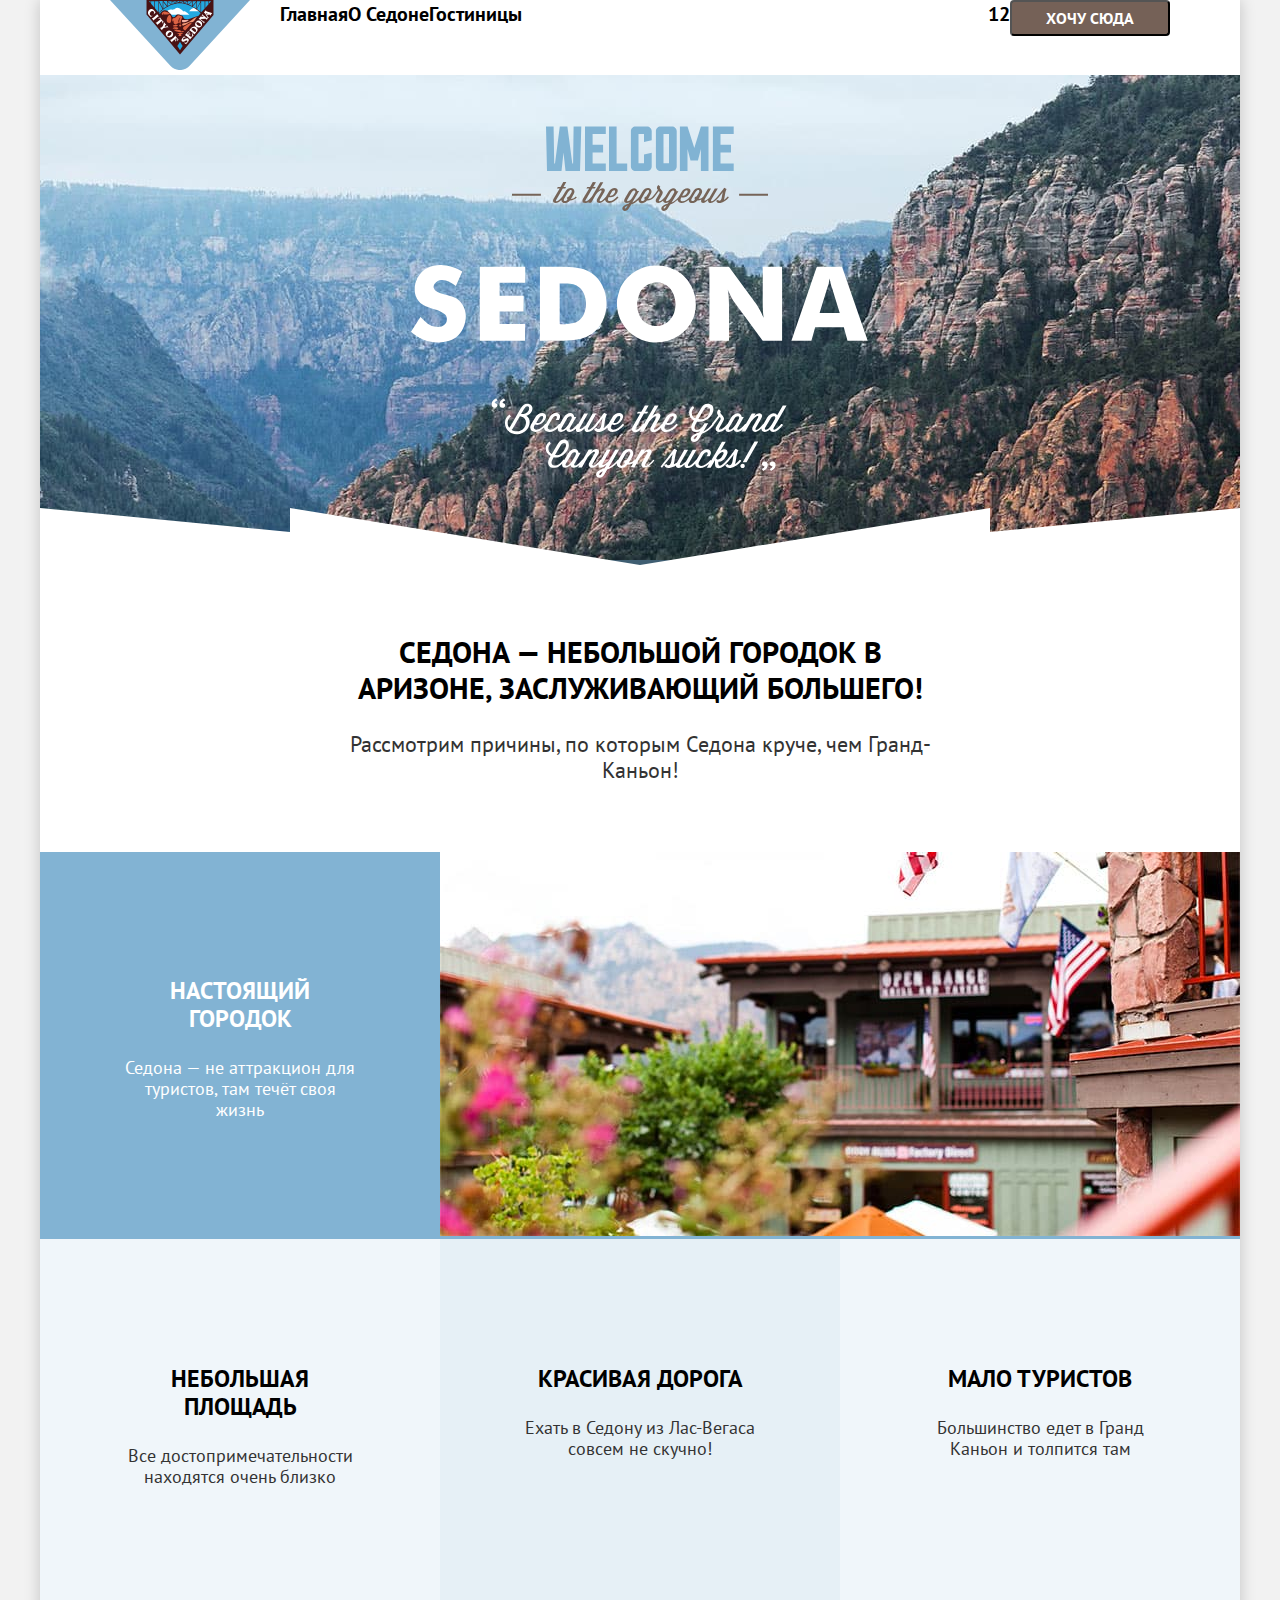
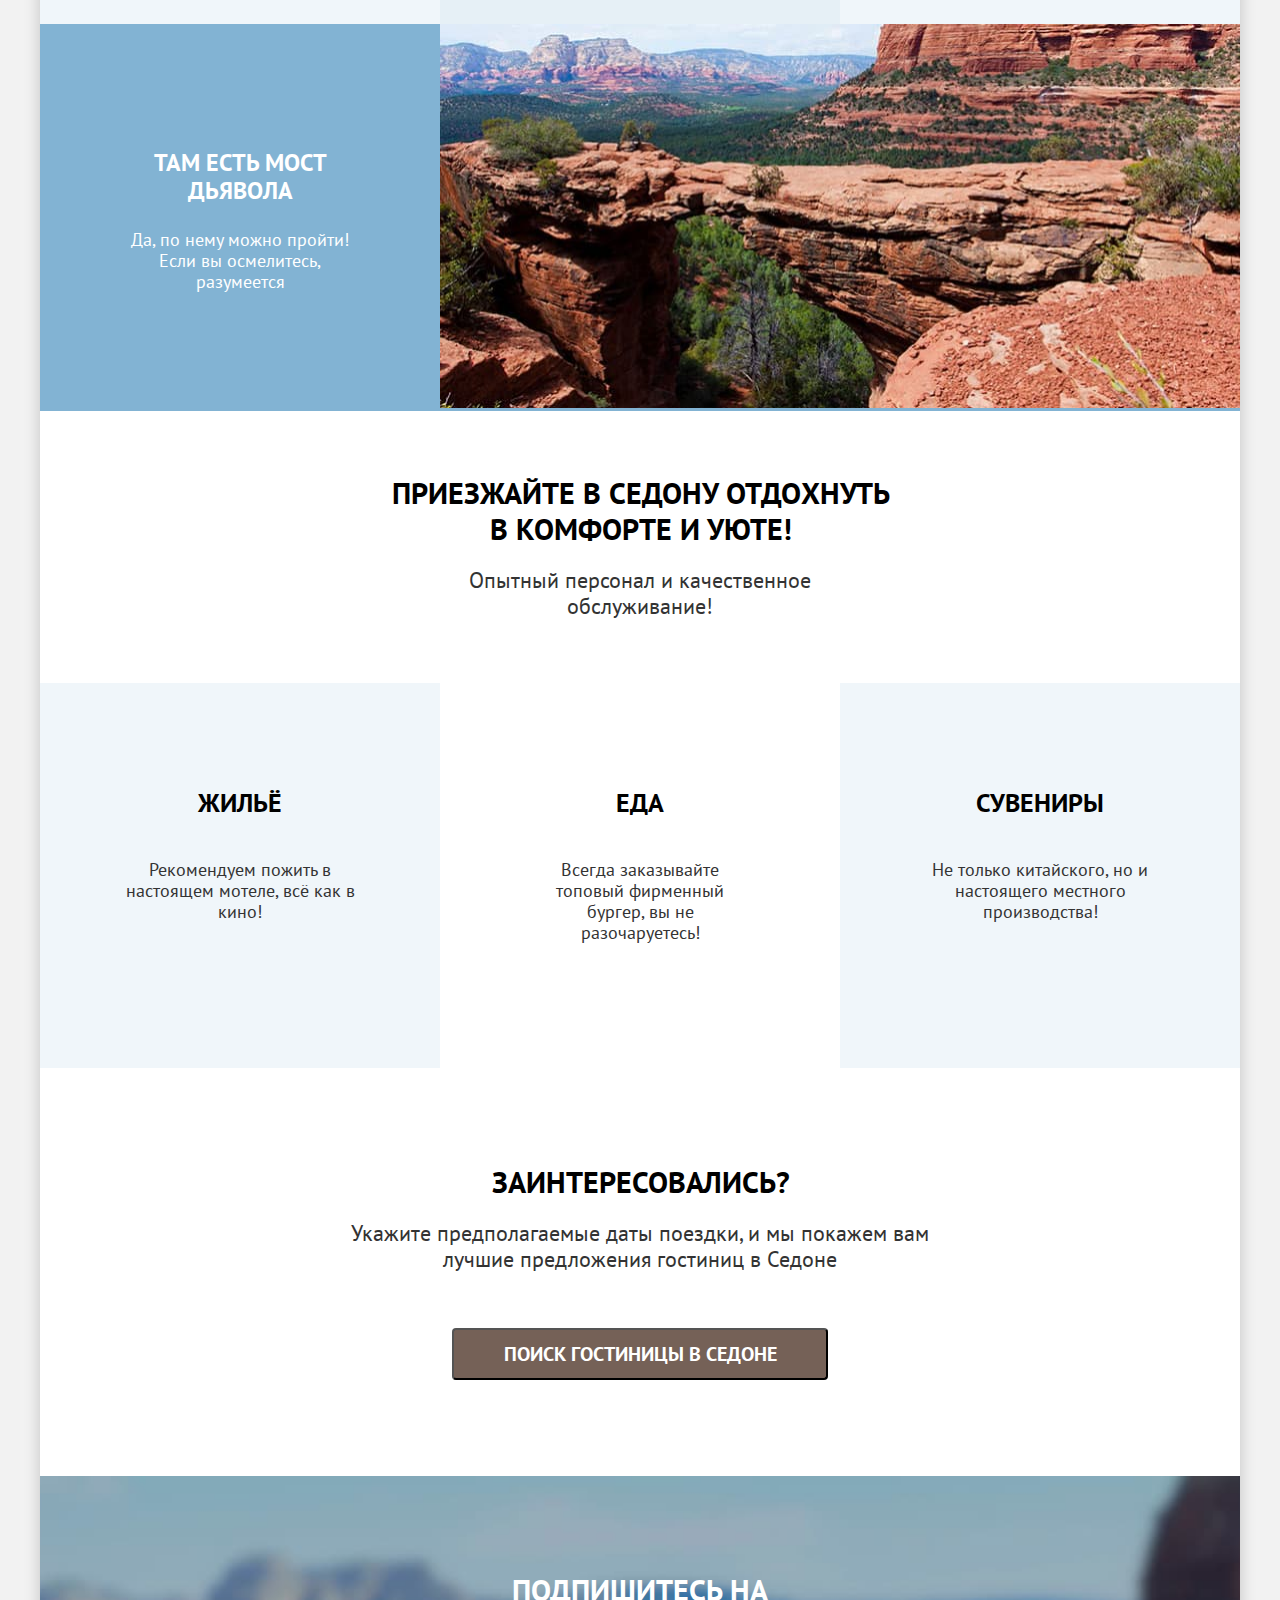
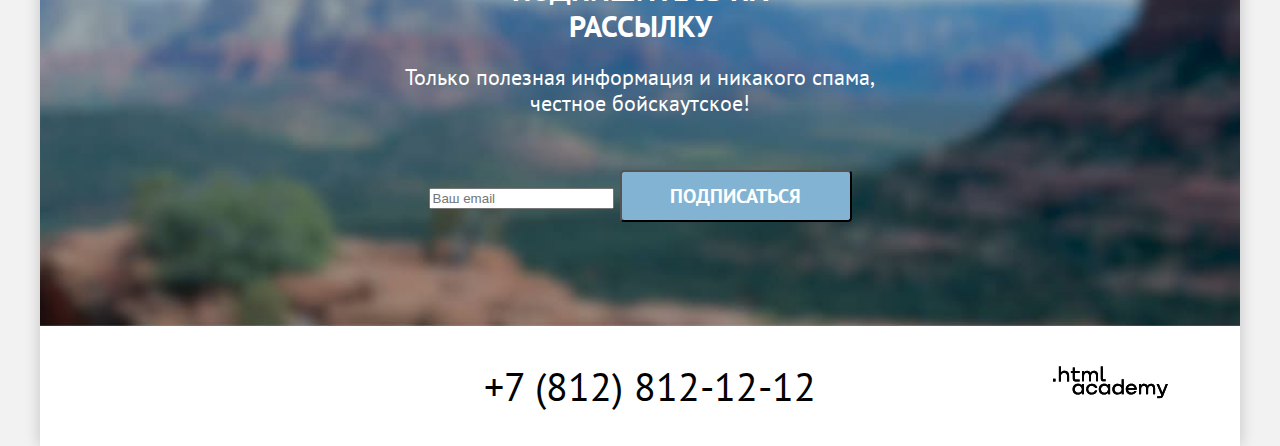
<file: 5/index.html>
<!DOCTYPE html>
<html lang="ru">

  <head>
    <meta charset="utf-8">
    <title>HTML Academy: Седона</title>
    <link rel="stylesheet" href="styles/styles.css">
    <base href="https://htmlacademy-htmlcss.github.io/2215723-sedona-36/5/">
</head>

  <body>
    <div class="wrapper">
      <header class="header-main">
        <nav class="header-navigation">
          <a class="header-logo-link">
            <img class="header-logo" width="140" height="70" src="images/header/logo-sedona.svg"
              alt="Логотип города Седона.">
          </a>
          <ul class="header-navigation-list">
            <li class="header-navigation-item">
              <a class="header-navigation-link" href="index.html">Главная</a>
            </li>
            <li class="header-navigation-item">
              <a class="header-navigation-link" href="#">О Седоне</a>
            </li>
            <li class="header-navigation-item">
              <a class="header-navigation-link" href="catalog.html">Гостиницы</a>
            </li>
          </ul>
          <ul class="header-navigation-list header-navigation-user">
            <li class="header-navigation-item">
              <a class="header-navigation-link" href="#">
                <span class="visually-hidden">Поиск</span>
              </a>
            </li>
            <li class="header-navigation-item">
              <a class="header-navigation-link" href="#">
                <span class="visually-hidden">Избранное</span>
                <span class="navigation-badge">12</span>
              </a>
            </li>
            <li class="header-navigation-item">
              <form class="form-button" action="https://echo.htmlacademy.ru/" method="post">
                <button class="button button-header" type="submit">Хочу сюда</button>
              </form>
            </li>
          </ul>
        </nav>
      </header>
      <main class="main-index">
        <div class="hero">
          <h1 class="visually-hidden">Добро пожаловать в великолепную Седону</h1>
          <img class="hero-welcome-vector" width="458" height="352" src="images/index/welcome-text.svg"
            alt="Welcome to the gorgeous Sedona, because the Grand Canyon sucks!">
        </div>
        <section class="advantages">
          <div class="advantages-title-annotation">
            <h2 class="section-title advantages-title">Седона — небольшой городок в Аризоне, заслуживающий большего!
            </h2>
            <p class="annotation">Рассмотрим причины, по которым Седона круче, чем Гранд-Каньон!</p>
          </div>
          <ul class="advantages-list">
            <li class="advantages-item advantages-big-item">
              <div class="big-item-text">
                <h3 class="advantages-subtitle">Настоящий городок</h3>
                <p class="advantages-description">Седона — не аттракцион для туристов, там течёт своя жизнь</p>
              </div>
              <img class="advantages-image" width="800" height="384" src="images/index/advantages-1.jpg"
                alt="Дома Седоны.">
            </li>
            <li class="advantages-item advantages-item-square">
              <h3 class="advantages-subtitle">Небольшая площадь</h3>
              <p class="advantages-description advantages-description-dark">Все достопримечательности находятся очень
                близко</p>
            </li>
            <li class="advantages-item advantages-item-road">
              <h3 class="advantages-subtitle">Красивая дорога</h3>
              <p class="advantages-description advantages-description-dark">Ехать в Седону из Лас-Вегаса совсем не
                скучно!</p>
            </li>
            <li class="advantages-item advantages-item-tourists">
              <h3 class="advantages-subtitle">Мало туристов</h3>
              <p class="advantages-description advantages-description-dark">Большинство едет в Гранд Каньон и толпится
                там</p>
            </li>
            <li class="advantages-item advantages-big-item">
              <div class="big-item-text">
                <h3 class="advantages-subtitle">Там есть мост дьявола</h3>
                <p class="advantages-description">Да, по нему можно пройти! Если вы осмелитесь, разумеется</p>
              </div>
              <img class="advantages-image" width="800" height="384" src="images/index/advantages-2.jpg"
                alt="Скалы Седоны.">
            </li>
          </ul>
        </section>
        <section class="service">
          <div class="service-title-annotation">
            <h2 class="section-title service-title">Приезжайте в Седону отдохнуть в комфорте и уюте!</h2>
            <p class="annotation">Опытный персонал и качественное обслуживание!</p>
          </div>

          <ul class="service-list">
            <li class="service-item">
              <div class="service-item-container">
                <h3 class="service-subtitle">Жильё</h3>
                <p class="service-description">Рекомендуем пожить в настоящем мотеле, всё как в кино!</p>
              </div>
            </li>
            <li class="service-item service-item-food">
              <div class="service-item-container">
                <h3 class="service-subtitle">Еда</h3>
                <p class="service-description">Всегда заказывайте топовый фирменный бургер, вы не разочаруетесь!</p>
              </div>
            </li>
            <li class="service-item">
              <div class="service-item-container">
                <h3 class="service-subtitle">Сувениры</h3>
                <p class="service-description">Не только китайского, но и настоящего местного производства!</p>
              </div>
            </li>
          </ul>
        </section>
        <section class="hotel-search">
          <div class="hotel-search-container">
            <h2 class="section-title hotel-search-title">Заинтересовались?</h2>
            <p class="annotation">Укажите предполагаемые даты поездки, и мы покажем вам лучшие предложения гостиниц в
              Седоне</p>
            <button class="button button-search-hotel" type="button">Поиск гостиницы в Седоне</button>
          </div>
        </section>
        <section class="subscribe subscribe-background">
          <div class="subscribe-main">
            <h2 class="section-title subscribe-main-title">Подпишитесь на рассылку</h2>
            <p class="annotation subscribe-background-annotation">Только полезная информация и никакого спама,
              честное бойскаутское!</p>
            <form class="subscribe-form" action="https://echo.htmlacademy.ru/" method="post">
              <input class="subscribe-field" placeholder="Ваш email" type="email" name="email" id="subscribe-email"
                required>
              <button class="button button-subscribe" type="submit">Подписаться</button>
            </form>
          </div>
        </section>
      </main>
      <footer class="page-footer">
        <div class="page-footer-container">
          <h2 class="visually-hidden">Как с нами связаться</h2>
          <section class="footer-social">
            <h3 class="visually-hidden">Мы в социальных сетях</h3>
            <ul class="footer-social-list">
              <li class="footer-social-item">
                <a class="button" href="https://vk.com/htmlacademy">
                  <span class="visually-hidden">Вконтакте</span>
                </a>
              </li>
              <li class="footer-social-item">
                <a class="button" href="https://t.me/htmlacademy">
                  <span class="visually-hidden">Телеграм</span>
                </a>
              </li>
              <li class="footer-social-item">
                <a class="button" href="https://www.youtube.com/user/htmlacademyru">
                  <span class="visually-hidden">Ютьюб</span>
                </a>
              </li>
            </ul>
          </section>
          <section class="footer-contacts">
            <h3 class="visually-hidden">Телефон компании</h3>
            <a class="contacts-phone" href="tel:+78121212">+7 (812) 812-12-12</a>
          </section>
          <section class="footer-logo">
            <h3 class="visually-hidden">Сайт компании</h3>
            <a class="footer-logo-link" href="https://htmlacademy.ru">
              <img class="footer-logo-img" width="115" height="33" src="images/footer/logo-htmlacademy.svg"
                alt="Логотип HTML Академии.">
            </a>
          </section>
        </div>

      </footer>

    </div>
  </body>

</html>
</file>
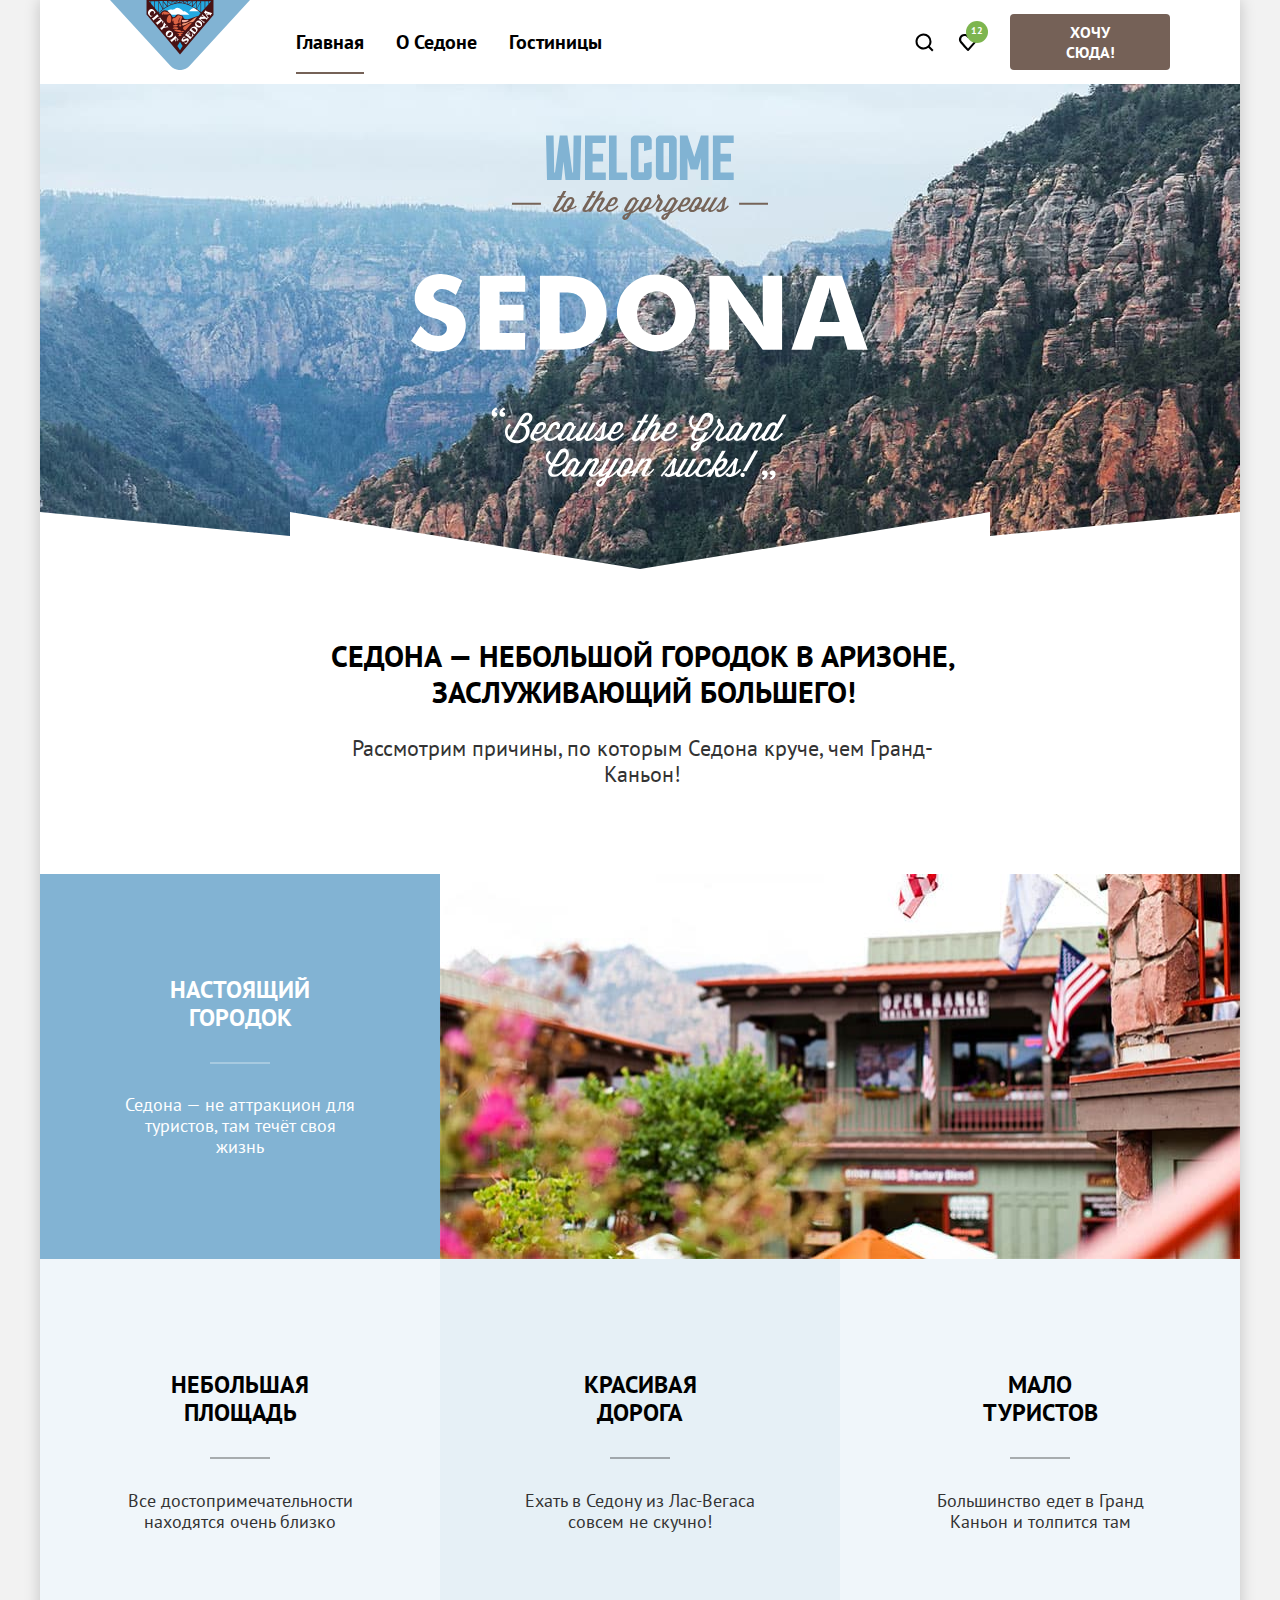
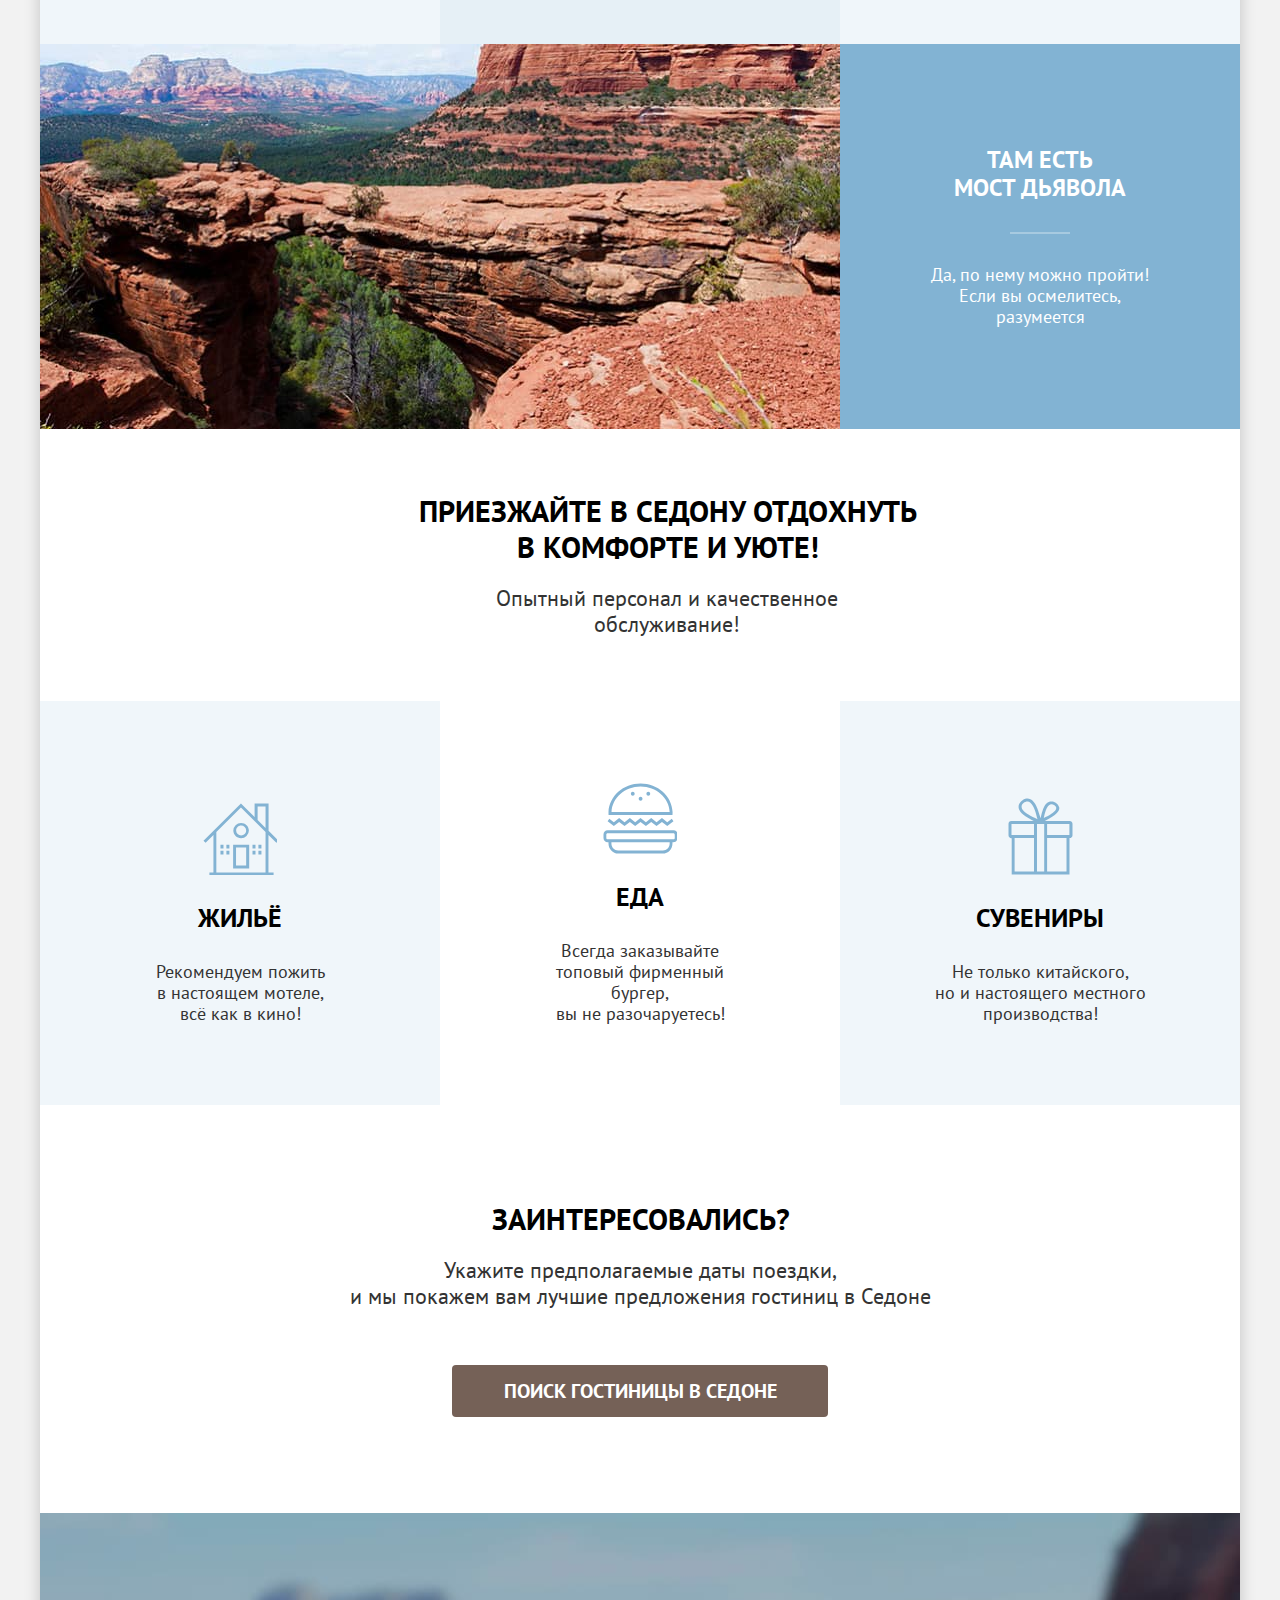
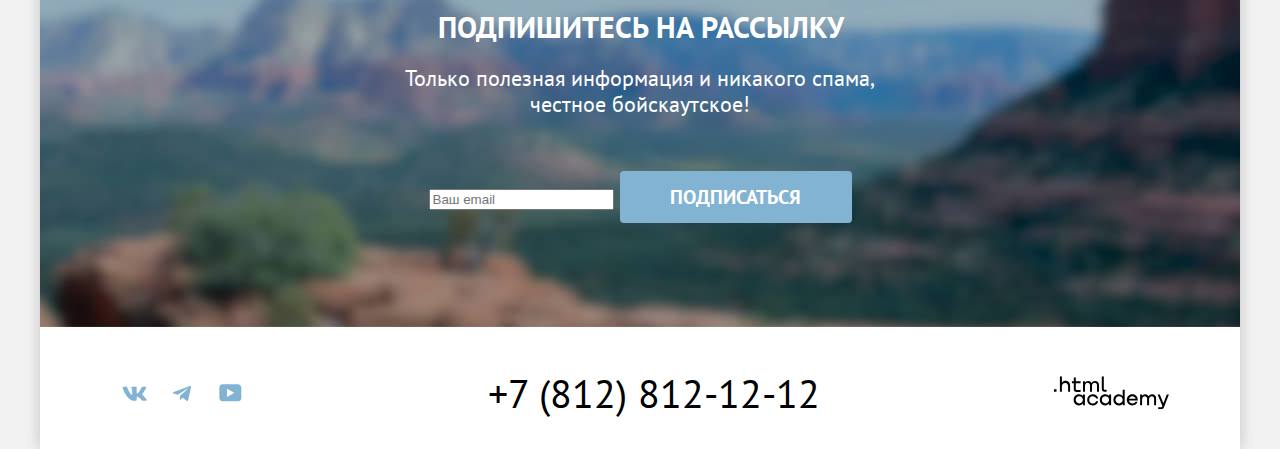
<file: 8/index.html>
<!DOCTYPE html>
<html lang="ru">

  <head>
    <meta charset="utf-8">
    <title>HTML Academy: Седона</title>
    <link rel="stylesheet" href="styles/styles.css">
    <base href="https://htmlacademy-htmlcss.github.io/2215723-sedona-36/8/">
</head>

  <body>
    <div class="wrapper">
      <header class="header-main">
        <nav class="header-navigation">
          <a class="header-logo-link">
            <img class="header-logo" width="140" height="70" src="images/header/logo-sedona2.svg"
              alt="Логотип города Седона.">
          </a>
          <ul class="header-navigation-list">
            <li class="header-navigation-item">
              <a class="header-navigation-link header-navigation-link-current" href="index.html">Главная</a>
            </li>
            <li class="header-navigation-item">
              <a class="header-navigation-link" href="#">О Седоне</a>
            </li>
            <li class="header-navigation-item">
              <a class="header-navigation-link" href="catalog.html">Гостиницы</a>
            </li>
          </ul>
          <ul class="header-navigation-list header-navigation-user">
            <li class="header-navigation-item">
              <a class="header-navigation-link" href="#">
                <span class="visually-hidden">Поиск</span>
              </a>
            </li>
            <li class="header-navigation-item">
              <a class="header-navigation-link" href="#">
                <span class="visually-hidden">Избранное число гостиниц</span>
                <span class="navigation-badge">12</span>
              </a>
            </li>
            <li>
              <form class="form-button" action="https://echo.htmlacademy.ru/" method="post">
                <button class="button button-header" type="submit">Хочу сюда!</button>
              </form>
            </li>
          </ul>
        </nav>
      </header>
      <main class="main-index">
        <section class="hero">
          <h1 class="visually-hidden">Добро пожаловать в великолепную Седону</h1>
          <img class="hero-welcome-vector" width="458" height="352" src="images/index/welcome-text.svg"
            alt="Welcome to the gorgeous Sedona, because the Grand Canyon sucks!">
        </section>
        <section class="advantages">
          <div class="advantages-title-annotation">
            <h2 class="section-title advantages-title">Седона — небольшой городок в Аризоне, заслуживающий
              большего!</h2>
            <p class="annotation">Рассмотрим причины, по которым Седона круче, чем Гранд-Каньон!</p>
          </div>
          <ul class="advantages-list">
            <li class="advantages-item advantages-big-item">
              <div class="big-item-text">
                <h3 class="advantages-subtitle">Настоящий городок</h3>
                <p class="advantages-description">Седона — не аттракцион для туристов, там течёт своя жизнь</p>
              </div>
              <img class="advantages-image" width="800" height="384" src="images/index/advantages-1.jpg"
                alt="Дома Седоны.">
            </li>
            <li class="advantages-item advantages-item-square">
              <h3 class="advantages-subtitle advantages-subtitle-dark">Небольшая площадь</h3>
              <p class="advantages-description advantages-description-dark">Все достопримечательности находятся очень
                близко</p>
            </li>
            <li class="advantages-item advantages-item-road">
              <h3 class="advantages-subtitle advantages-subtitle-dark">Красивая<br>дорога</h3>
              <p class="advantages-description advantages-description-dark">Ехать в Седону
                из&nbsp;Лас-Вегаса совсем не скучно!</p>
            </li>
            <li class="advantages-item advantages-item-tourists">
              <h3 class="advantages-subtitle advantages-subtitle-dark">Мало<br>туристов</h3>
              <p class="advantages-description advantages-description-dark">Большинство едет в Гранд Каньон и толпится
                там</p>
            </li>
            <li class="advantages-item advantages-big-item">
              <img class="advantages-image" width="800" height="384" src="images/index/advantages-2.jpg"
                alt="Скалы Седоны.">
              <div class="big-item-text">
                <h3 class="advantages-subtitle">Там есть<br>мост дьявола</h3>
                <p class="advantages-description">Да, по нему можно пройти! Если вы осмелитесь, разумеется</p>
              </div>

            </li>
          </ul>
        </section>
        <section class="service">
          <div class="service-title-annotation">
            <h2 class="section-title service-title">Приезжайте в Седону отдохнуть в комфорте и уюте!</h2>
            <p class="annotation">Опытный персонал и качественное обслуживание!</p>
          </div>

          <ul class="service-list">
            <li class="service-item">
              <h3 class="service-subtitle">Жильё</h3>
              <p class="service-description">Рекомендуем пожить<br>в настоящем мотеле,<br>всё как в кино!</p>
            </li>
            <li class="service-item service-item-food">
              <h3 class="service-subtitle service-subtitle-food">Еда</h3>
              <p class="service-description">Всегда заказывайте <br>топовый фирменный бургер,<br>вы не разочаруетесь!
              </p>
            </li>
            <li class="service-item">
              <h3 class="service-subtitle service-subtitle-gift">Сувениры</h3>
              <p class="service-description">Не только китайского,<br>но и настоящего местного производства!</p>
            </li>
          </ul>
        </section>
        <section class="hotel-search">
          <div class="hotel-search-container">
            <h2 class="section-title hotel-search-title">Заинтересовались?</h2>
            <p class="annotation">Укажите предполагаемые даты поездки,<br>и мы покажем вам лучшие предложения гостиниц в
              Седоне</p>
            <button class="button button-search-hotel" type="button">Поиск гостиницы в Седоне</button>
          </div>
        </section>
        <section class="subscribe subscribe-background">
          <div class="subscribe-main">
            <h2 class="section-title subscribe-main-title">Подпишитесь на рассылку</h2>
            <p class="annotation subscribe-background-annotation">Только полезная информация и никакого спама,
              честное бойскаутское!</p>
            <form class="subscribe-form" action="https://echo.htmlacademy.ru/" method="post">
              <input class="subscribe-field" placeholder="Ваш email" type="email" name="email" id="subscribe-email"
                required>
              <button class="button button-subscribe" type="submit">Подписаться</button>
            </form>
          </div>
        </section>
      </main>
      <footer class="page-footer">
        <div class="page-footer-container">
          <h2 class="visually-hidden">Как с нами связаться</h2>
          <section class="footer-social">
            <h3 class="visually-hidden">Мы в социальных сетях</h3>
            <ul class="footer-social-list">
              <li class="footer-social-item">
                <a class="footer-social-link" href="https://vk.com/htmlacademy">
                  <span class="visually-hidden">Вконтакте</span>
                  <svg aria-hidden="true" focusable="false" xmlns="http://www.w3.org/2000/svg" width="25" height="15">
                    <path fill="currentColor" fill-rule="evenodd"
                      d="M24.12 1.8c.16-.54 0-.94-.8-.94H20.7c-.67 0-.98.34-1.15.73 0 0-1.33 3.2-3.22 5.27-.61.6-.9.8-1.23.8-.16 0-.41-.2-.41-.75v-5.1c0-.66-.19-.95-.74-.95H9.82c-.42 0-.67.3-.67.59 0 .62.95.76 1.04 2.51v3.8c0 .83-.15.98-.48.98-.9 0-3.06-3.2-4.34-6.88-.25-.72-.5-1-1.18-1H1.57c-.75 0-.9.34-.9.73 0 .68.89 4.07 4.14 8.55 2.17 3.06 5.23 4.72 8 4.72 1.68 0 1.88-.37 1.88-1v-2.32c0-.74.16-.88.7-.88.38 0 1.05.19 2.6 1.66 1.79 1.75 2.08 2.54 3.08 2.54h2.63c.75 0 1.12-.37.9-1.1-.23-.72-1.08-1.77-2.2-3.02-.62-.71-1.54-1.48-1.82-1.86-.39-.5-.28-.71 0-1.15 0 0 3.2-4.42 3.54-5.93Z"
                      clip-rule="evenodd" />
                  </svg>
                </a>
              </li>
              <li class="footer-social-item">
                <a class="footer-social-link" href="https://t.me/htmlacademy">
                  <span class="visually-hidden">Телеграм</span>
                  <svg aria-hidden="true" focusable="false" xmlns="http://www.w3.org/2000/svg" width="18" height="17">
                    <path fill="currentColor"
                      d="M16.79.96.84 7.1c-1.09.44-1.08 1.05-.2 1.32l4.1 1.28 9.47-5.98c.44-.27.85-.13.52.17l-7.68 6.93-.28 4.22c.41 0 .6-.2.83-.41l1.99-1.94 4.13 3.06c.77.42 1.31.2 1.5-.71l2.72-12.8c.28-1.1-.43-1.61-1.16-1.28Z" />
                  </svg>
                </a>
              </li>
              <li class="footer-social-item">
                <a class="footer-social-link" href="https://www.youtube.com/user/htmlacademyru">
                  <span class="visually-hidden">Ютьюб</span>
                  <svg aria-hidden="true" focusable="false" xmlns="http://www.w3.org/2000/svg" width="23" height="18">
                    <path fill="currentColor"
                      d="M18.94.36H3.51C1.65.36.33 1.95.33 3.76v10.09c0 1.91 1.32 3.5 3.18 3.5h15.65c1.64 0 3.17-1.59 3.17-3.4V3.76c-.22-1.8-1.53-3.4-3.39-3.4ZM7.99 12.89V4.82l7.34 4.04-7.34 4.03Z" />
                  </svg>
                </a>
              </li>
            </ul>
          </section>
          <section class="footer-contacts">
            <h3 class="visually-hidden">Телефон компании</h3>
            <a class="contacts-phone" href="tel:+78121212">+7 (812) 812-12-12</a>
          </section>
          <section class="footer-logo">
            <h3 class="visually-hidden">Сайт компании</h3>
            <a class="footer-logo-link" href="https://htmlacademy.ru">
              <svg class="footer-logo-img" aria-hidden="true" focusable="false" xmlns="http://www.w3.org/2000/svg"
                width="115" height="34">
                <g clip-path="url(#a)">
                  <mask id="b" fill="currentColor">
                    <path
                      d="M0 13.26v2.6h2.5v-2.6H0ZM11.6 4.86c-1.6 0-2.8.7-3.6 1.7h-.1V.36h-2v15.5h2v-5.3c0-2.1 1.3-3.6 3.3-3.6 1.8 0 2.9 1.4 2.9 3.2v5.7h2v-6.1c.1-3-1.8-4.9-4.5-4.9ZM26.6 5.16h-4.8v-3.7h-2v3.8h-1.9v2h1.9v6c0 1.7 1 2.7 2.7 2.7h4.1v-2h-3.7c-.7 0-1.1-.4-1.1-1.1v-5.7h4.8v-2ZM41.1 4.96c-1.6 0-2.9.8-3.5 2.1h-.1c-.6-1.2-1.8-2.1-3.4-2.1-1.4 0-2.5.8-3.1 1.8h-.1v-1.6H29v10.6h2v-5.4c0-2 1-3.5 2.6-3.5 1.5 0 2.4 1 2.4 2.6v6.3h2v-5.6c0-2.4 1.4-3.3 2.6-3.3 1.5 0 2.4 1 2.4 2.6v6.3h2v-6.5c.1-2.5-1.4-4.3-3.9-4.3ZM47.8 13.06c0 1.7 1 2.7 2.8 2.7h2v-2h-1.7c-.7 0-1.1-.4-1.1-1.1V.36h-2v12.7ZM28.9 20.06c-.9-1.1-2.2-1.8-3.9-1.8-3.1 0-5.4 2.3-5.4 5.6s2.3 5.6 5.4 5.6c1.8 0 3-.8 3.8-1.9h.1v1.6h2v-10.6h-2v1.5Zm-3.6 7.4c-2.2 0-3.6-1.6-3.6-3.6s1.4-3.6 3.6-3.6 3.6 1.6 3.6 3.6c0 1.9-1.4 3.6-3.6 3.6ZM44.2 22.36c-.5-2.4-2.6-4.1-5.4-4.1a5.4 5.4 0 0 0-5.6 5.6c0 3.1 2.2 5.6 5.6 5.6 2.8 0 4.9-1.8 5.4-4.2h-2.1a3.4 3.4 0 0 1-3.3 2.3c-2.2 0-3.6-1.6-3.6-3.6s1.4-3.6 3.6-3.6c1.6 0 2.8 1 3.3 2.2h2.1v-.2ZM55.1 20.06c-.9-1.1-2.2-1.8-3.9-1.8-3.1 0-5.4 2.3-5.4 5.6s2.3 5.6 5.4 5.6c1.8 0 3-.8 3.8-1.9h.1v1.6h2v-10.6h-2v1.5Zm-3.6 7.4c-2.2 0-3.6-1.6-3.6-3.6s1.4-3.6 3.6-3.6 3.6 1.6 3.6 3.6c0 1.9-1.5 3.6-3.6 3.6ZM68.7 20.16c-.9-1.1-2.2-1.9-3.9-1.9-3.1 0-5.4 2.3-5.4 5.6s2.2 5.6 5.4 5.6c1.7 0 3-.8 3.8-1.8h.1v1.5h2v-15.4h-2v6.4Zm-3.6 7.3c-2.2 0-3.6-1.6-3.6-3.6s1.4-3.6 3.6-3.6 3.6 1.6 3.6 3.6c-.1 2-1.5 3.6-3.6 3.6ZM78.3 18.26c-3.3 0-5.5 2.5-5.5 5.6 0 3 2.1 5.6 5.5 5.6 2.5 0 4.5-1.3 5.2-3.6h-2.1c-.5 1-1.6 1.6-3 1.6-1.9 0-3.3-1.3-3.4-2.9h8.8c.2-3.6-2-6.3-5.5-6.3Zm0 1.9c1.7 0 3 1 3.3 2.6h-6.5c.3-1.5 1.5-2.6 3.2-2.6ZM98.2 18.26c-1.6 0-2.9.8-3.6 2h-.1c-.6-1.2-1.8-2-3.4-2-1.4 0-2.5.7-3.1 1.8v-1.5h-1.9v10.6h2v-5.4c0-2 1-3.4 2.6-3.5 1.5 0 2.4 1 2.4 2.6v6.3h2v-5.6c0-2.4 1.4-3.3 2.6-3.3 1.5 0 2.4 1 2.4 2.6v6.3h2v-6.5c.1-2.6-1.4-4.4-3.9-4.4ZM109.4 27.36l-3.6-8.9h-2.2l4.8 11.6c-.3.9-.7 1.2-1.7 1.2h-2.5v2h2.5c1.8 0 2.8-.8 3.5-2.6l4.7-12.2h-2.1l-3.4 8.9Z" />
                  </mask>
                  <path fill="currentColor"
                    d="M0 13.26v2.6h2.5v-2.6H0ZM11.6 4.86c-1.6 0-2.8.7-3.6 1.7h-.1V.36h-2v15.5h2v-5.3c0-2.1 1.3-3.6 3.3-3.6 1.8 0 2.9 1.4 2.9 3.2v5.7h2v-6.1c.1-3-1.8-4.9-4.5-4.9ZM26.6 5.16h-4.8v-3.7h-2v3.8h-1.9v2h1.9v6c0 1.7 1 2.7 2.7 2.7h4.1v-2h-3.7c-.7 0-1.1-.4-1.1-1.1v-5.7h4.8v-2ZM41.1 4.96c-1.6 0-2.9.8-3.5 2.1h-.1c-.6-1.2-1.8-2.1-3.4-2.1-1.4 0-2.5.8-3.1 1.8h-.1v-1.6H29v10.6h2v-5.4c0-2 1-3.5 2.6-3.5 1.5 0 2.4 1 2.4 2.6v6.3h2v-5.6c0-2.4 1.4-3.3 2.6-3.3 1.5 0 2.4 1 2.4 2.6v6.3h2v-6.5c.1-2.5-1.4-4.3-3.9-4.3ZM47.8 13.06c0 1.7 1 2.7 2.8 2.7h2v-2h-1.7c-.7 0-1.1-.4-1.1-1.1V.36h-2v12.7ZM28.9 20.06c-.9-1.1-2.2-1.8-3.9-1.8-3.1 0-5.4 2.3-5.4 5.6s2.3 5.6 5.4 5.6c1.8 0 3-.8 3.8-1.9h.1v1.6h2v-10.6h-2v1.5Zm-3.6 7.4c-2.2 0-3.6-1.6-3.6-3.6s1.4-3.6 3.6-3.6 3.6 1.6 3.6 3.6c0 1.9-1.4 3.6-3.6 3.6ZM44.2 22.36c-.5-2.4-2.6-4.1-5.4-4.1a5.4 5.4 0 0 0-5.6 5.6c0 3.1 2.2 5.6 5.6 5.6 2.8 0 4.9-1.8 5.4-4.2h-2.1a3.4 3.4 0 0 1-3.3 2.3c-2.2 0-3.6-1.6-3.6-3.6s1.4-3.6 3.6-3.6c1.6 0 2.8 1 3.3 2.2h2.1v-.2ZM55.1 20.06c-.9-1.1-2.2-1.8-3.9-1.8-3.1 0-5.4 2.3-5.4 5.6s2.3 5.6 5.4 5.6c1.8 0 3-.8 3.8-1.9h.1v1.6h2v-10.6h-2v1.5Zm-3.6 7.4c-2.2 0-3.6-1.6-3.6-3.6s1.4-3.6 3.6-3.6 3.6 1.6 3.6 3.6c0 1.9-1.5 3.6-3.6 3.6ZM68.7 20.16c-.9-1.1-2.2-1.9-3.9-1.9-3.1 0-5.4 2.3-5.4 5.6s2.2 5.6 5.4 5.6c1.7 0 3-.8 3.8-1.8h.1v1.5h2v-15.4h-2v6.4Zm-3.6 7.3c-2.2 0-3.6-1.6-3.6-3.6s1.4-3.6 3.6-3.6 3.6 1.6 3.6 3.6c-.1 2-1.5 3.6-3.6 3.6ZM78.3 18.26c-3.3 0-5.5 2.5-5.5 5.6 0 3 2.1 5.6 5.5 5.6 2.5 0 4.5-1.3 5.2-3.6h-2.1c-.5 1-1.6 1.6-3 1.6-1.9 0-3.3-1.3-3.4-2.9h8.8c.2-3.6-2-6.3-5.5-6.3Zm0 1.9c1.7 0 3 1 3.3 2.6h-6.5c.3-1.5 1.5-2.6 3.2-2.6ZM98.2 18.26c-1.6 0-2.9.8-3.6 2h-.1c-.6-1.2-1.8-2-3.4-2-1.4 0-2.5.7-3.1 1.8v-1.5h-1.9v10.6h2v-5.4c0-2 1-3.4 2.6-3.5 1.5 0 2.4 1 2.4 2.6v6.3h2v-5.6c0-2.4 1.4-3.3 2.6-3.3 1.5 0 2.4 1 2.4 2.6v6.3h2v-6.5c.1-2.6-1.4-4.4-3.9-4.4ZM109.4 27.36l-3.6-8.9h-2.2l4.8 11.6c-.3.9-.7 1.2-1.7 1.2h-2.5v2h2.5c1.8 0 2.8-.8 3.5-2.6l4.7-12.2h-2.1l-3.4 8.9Z" />
                  <path stroke="#000" stroke-width="2"
                    d="M0 13.26v2.6h2.5v-2.6H0ZM11.6 4.86c-1.6 0-2.8.7-3.6 1.7h-.1V.36h-2v15.5h2v-5.3c0-2.1 1.3-3.6 3.3-3.6 1.8 0 2.9 1.4 2.9 3.2v5.7h2v-6.1c.1-3-1.8-4.9-4.5-4.9ZM26.6 5.16h-4.8v-3.7h-2v3.8h-1.9v2h1.9v6c0 1.7 1 2.7 2.7 2.7h4.1v-2h-3.7c-.7 0-1.1-.4-1.1-1.1v-5.7h4.8v-2ZM41.1 4.96c-1.6 0-2.9.8-3.5 2.1h-.1c-.6-1.2-1.8-2.1-3.4-2.1-1.4 0-2.5.8-3.1 1.8h-.1v-1.6H29v10.6h2v-5.4c0-2 1-3.5 2.6-3.5 1.5 0 2.4 1 2.4 2.6v6.3h2v-5.6c0-2.4 1.4-3.3 2.6-3.3 1.5 0 2.4 1 2.4 2.6v6.3h2v-6.5c.1-2.5-1.4-4.3-3.9-4.3ZM47.8 13.06c0 1.7 1 2.7 2.8 2.7h2v-2h-1.7c-.7 0-1.1-.4-1.1-1.1V.36h-2v12.7ZM28.9 20.06c-.9-1.1-2.2-1.8-3.9-1.8-3.1 0-5.4 2.3-5.4 5.6s2.3 5.6 5.4 5.6c1.8 0 3-.8 3.8-1.9h.1v1.6h2v-10.6h-2v1.5Zm-3.6 7.4c-2.2 0-3.6-1.6-3.6-3.6s1.4-3.6 3.6-3.6 3.6 1.6 3.6 3.6c0 1.9-1.4 3.6-3.6 3.6ZM44.2 22.36c-.5-2.4-2.6-4.1-5.4-4.1a5.4 5.4 0 0 0-5.6 5.6c0 3.1 2.2 5.6 5.6 5.6 2.8 0 4.9-1.8 5.4-4.2h-2.1a3.4 3.4 0 0 1-3.3 2.3c-2.2 0-3.6-1.6-3.6-3.6s1.4-3.6 3.6-3.6c1.6 0 2.8 1 3.3 2.2h2.1v-.2ZM55.1 20.06c-.9-1.1-2.2-1.8-3.9-1.8-3.1 0-5.4 2.3-5.4 5.6s2.3 5.6 5.4 5.6c1.8 0 3-.8 3.8-1.9h.1v1.6h2v-10.6h-2v1.5Zm-3.6 7.4c-2.2 0-3.6-1.6-3.6-3.6s1.4-3.6 3.6-3.6 3.6 1.6 3.6 3.6c0 1.9-1.5 3.6-3.6 3.6ZM68.7 20.16c-.9-1.1-2.2-1.9-3.9-1.9-3.1 0-5.4 2.3-5.4 5.6s2.2 5.6 5.4 5.6c1.7 0 3-.8 3.8-1.8h.1v1.5h2v-15.4h-2v6.4Zm-3.6 7.3c-2.2 0-3.6-1.6-3.6-3.6s1.4-3.6 3.6-3.6 3.6 1.6 3.6 3.6c-.1 2-1.5 3.6-3.6 3.6ZM78.3 18.26c-3.3 0-5.5 2.5-5.5 5.6 0 3 2.1 5.6 5.5 5.6 2.5 0 4.5-1.3 5.2-3.6h-2.1c-.5 1-1.6 1.6-3 1.6-1.9 0-3.3-1.3-3.4-2.9h8.8c.2-3.6-2-6.3-5.5-6.3Zm0 1.9c1.7 0 3 1 3.3 2.6h-6.5c.3-1.5 1.5-2.6 3.2-2.6ZM98.2 18.26c-1.6 0-2.9.8-3.6 2h-.1c-.6-1.2-1.8-2-3.4-2-1.4 0-2.5.7-3.1 1.8v-1.5h-1.9v10.6h2v-5.4c0-2 1-3.4 2.6-3.5 1.5 0 2.4 1 2.4 2.6v6.3h2v-5.6c0-2.4 1.4-3.3 2.6-3.3 1.5 0 2.4 1 2.4 2.6v6.3h2v-6.5c.1-2.6-1.4-4.4-3.9-4.4ZM109.4 27.36l-3.6-8.9h-2.2l4.8 11.6c-.3.9-.7 1.2-1.7 1.2h-2.5v2h2.5c1.8 0 2.8-.8 3.5-2.6l4.7-12.2h-2.1l-3.4 8.9Z"
                    mask="url(#b)" />
                </g>
                <defs>
                  <clipPath id="a">
                    <path fill="currentColor" d="M0 .36h115v33H0z" />
                  </clipPath>
                </defs>
              </svg>
            </a>
          </section>
        </div>

      </footer>

    </div>
  </body>

</html>
</file>
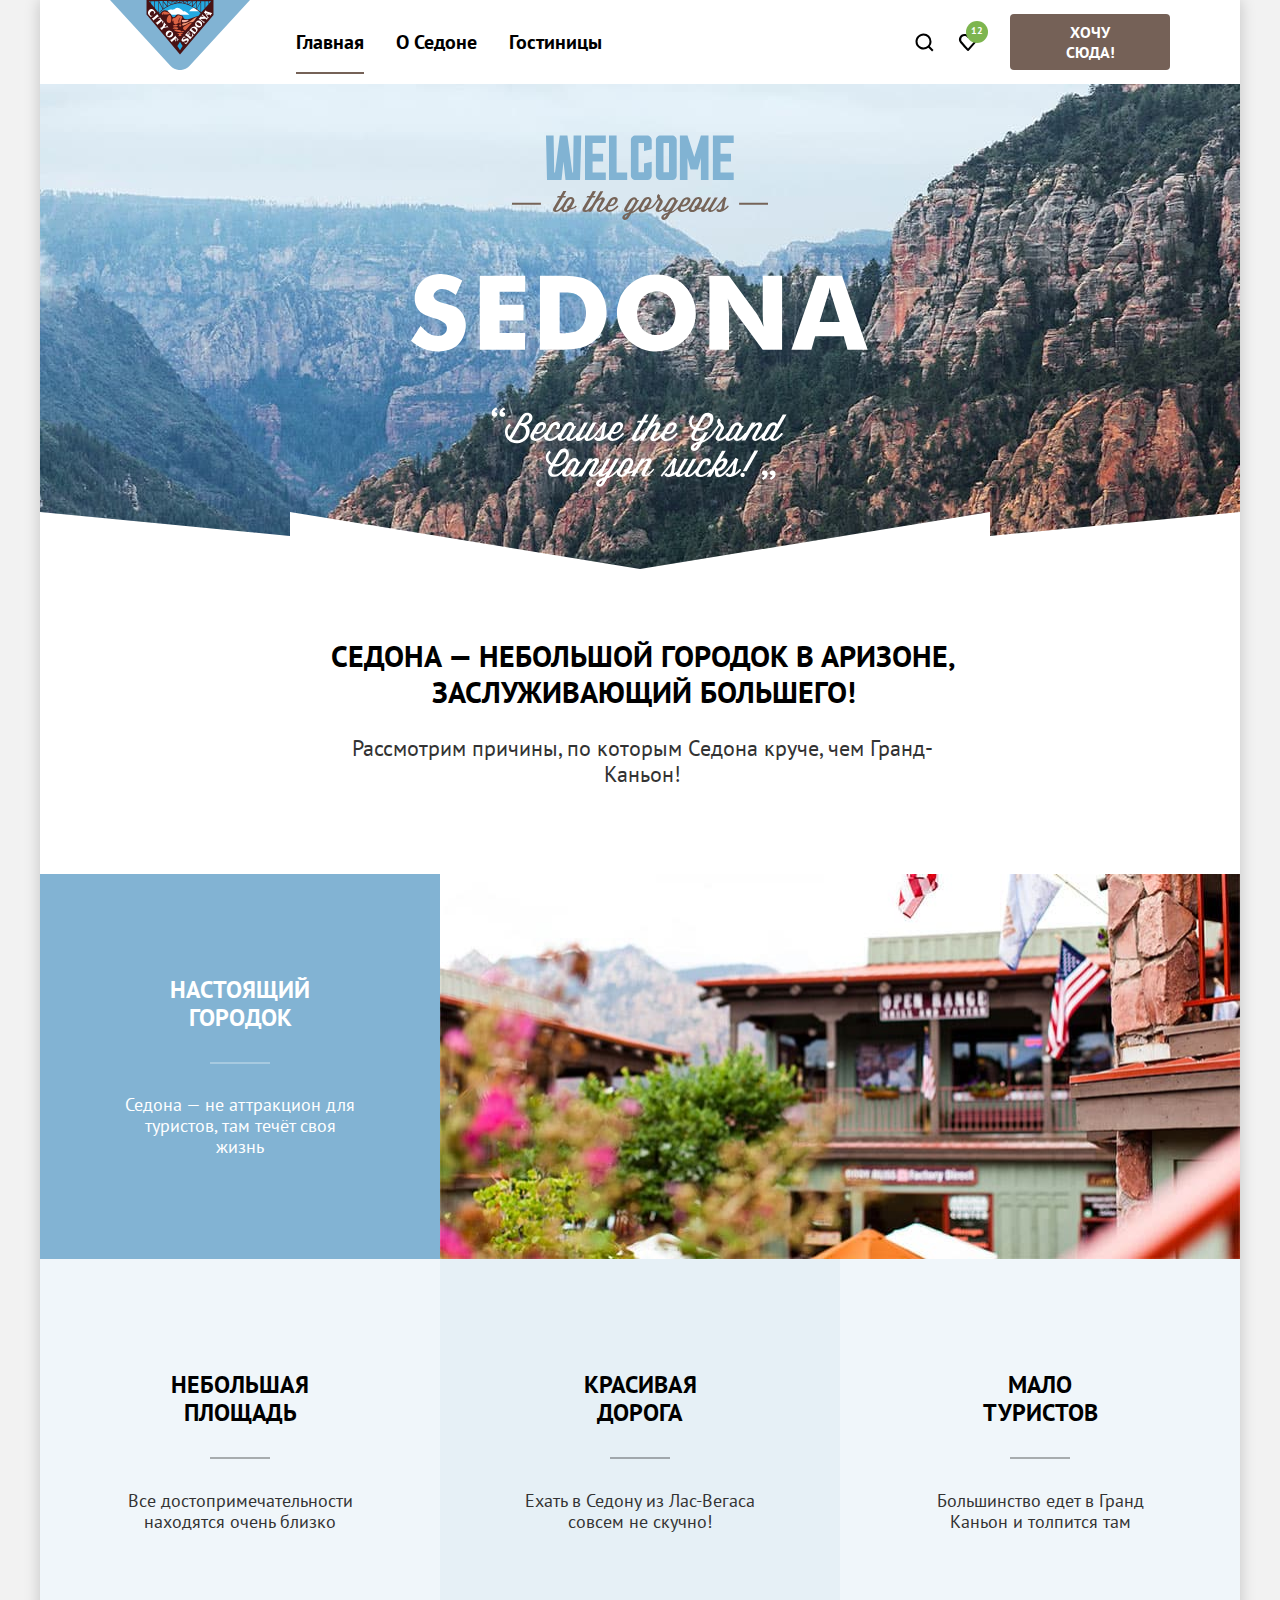
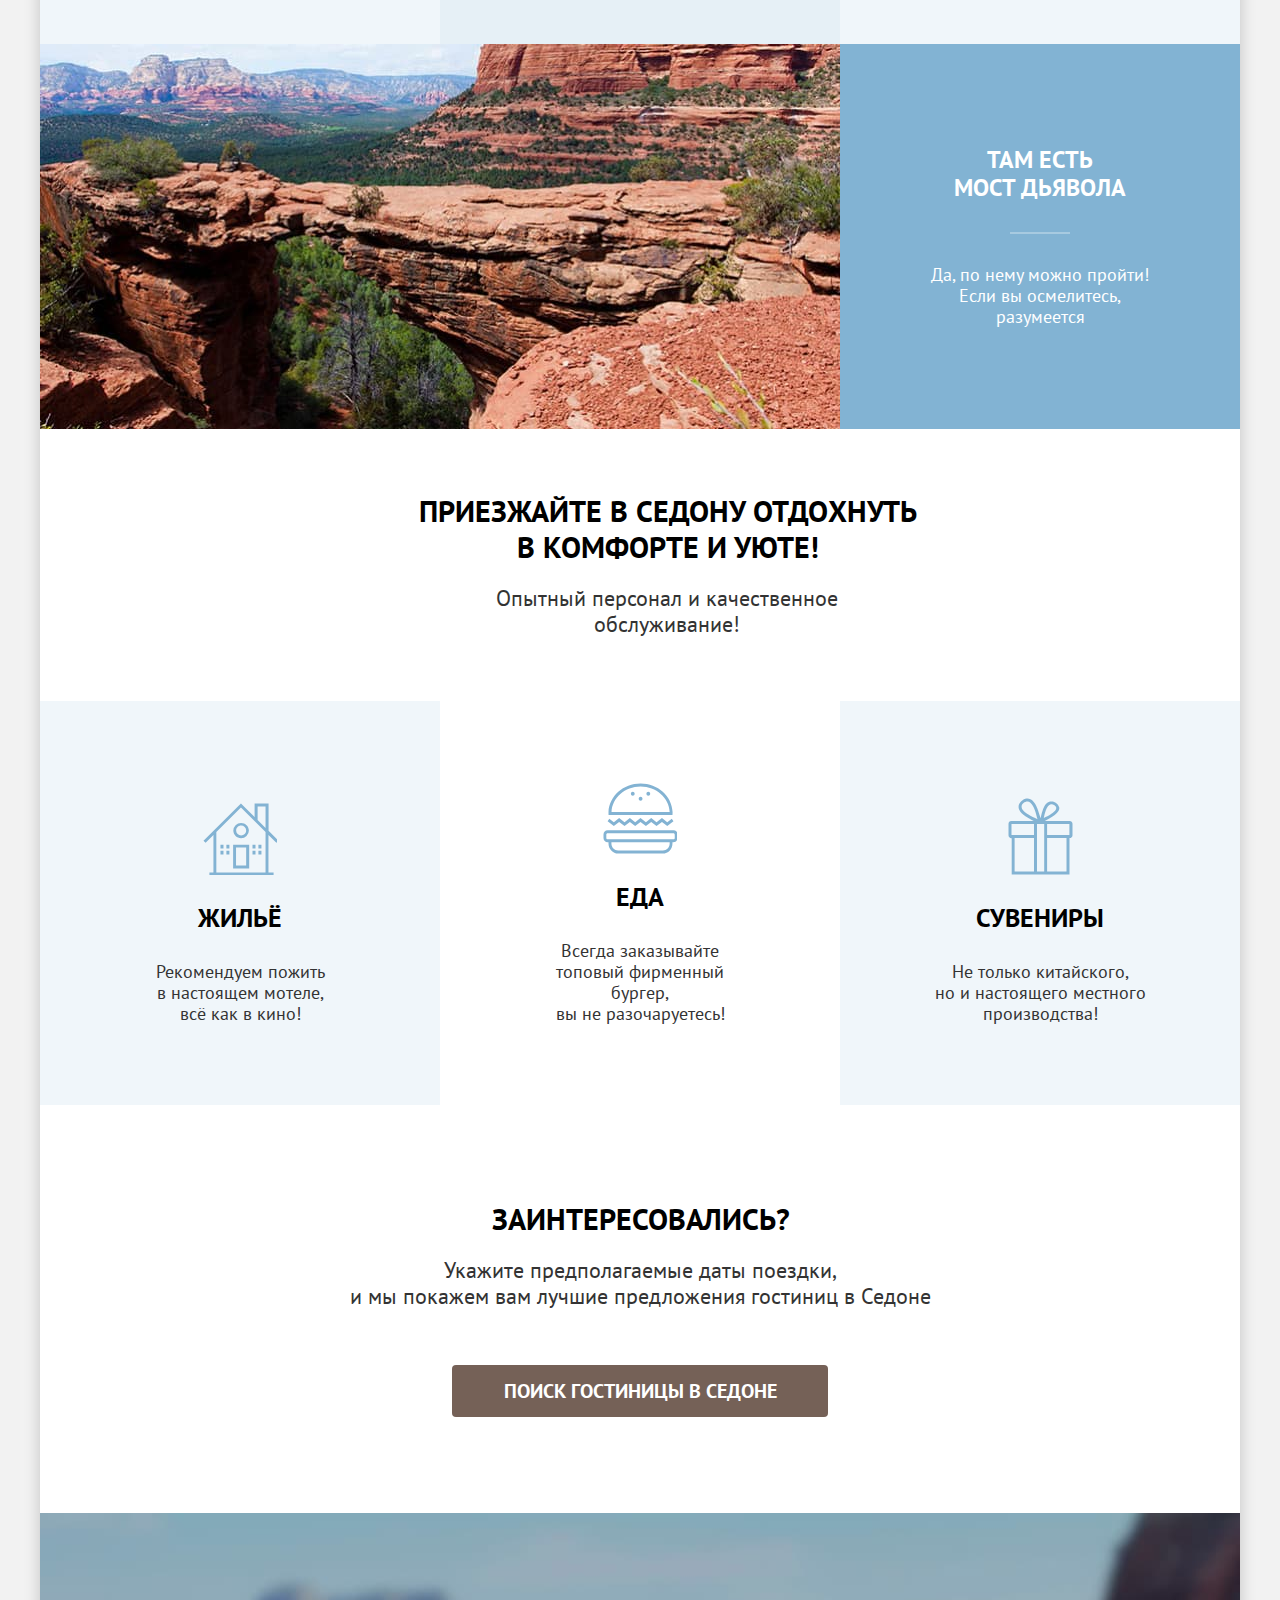
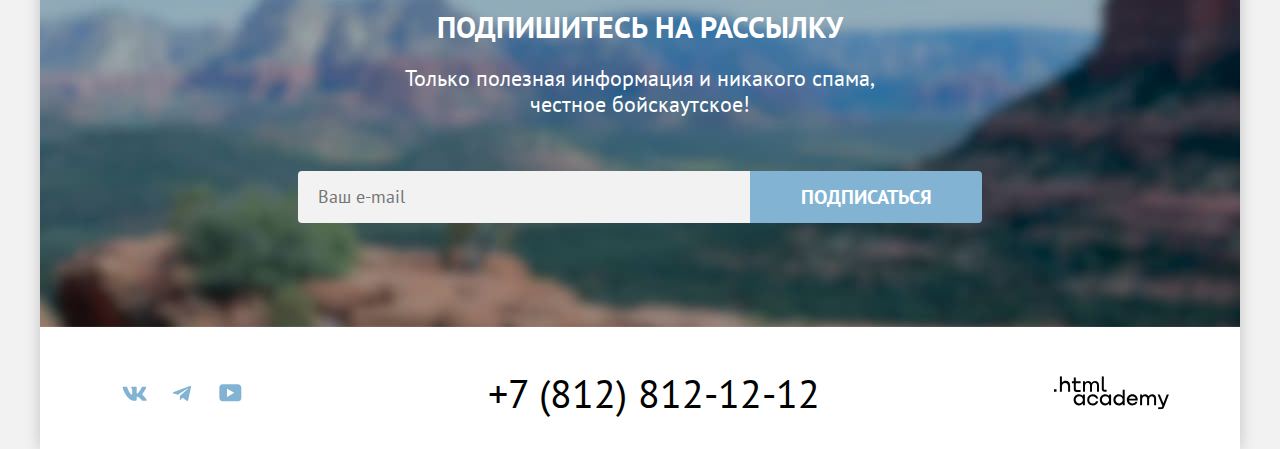
<file: 9/index.html>
<!DOCTYPE html>
<html lang="ru">

  <head>
    <meta charset="utf-8">
    <title>HTML Academy: Седона</title>
    <link rel="stylesheet" href="styles/styles.css">
    <base href="https://htmlacademy-htmlcss.github.io/2215723-sedona-36/9/">
</head>

  <body>
    <div class="wrapper">
      <header class="header-main">
        <nav class="header-navigation">
          <a class="header-logo-link">
            <img class="header-logo" width="140" height="70" src="images/header/logo-sedona2.svg"
              alt="Логотип города Седона.">
          </a>
          <ul class="header-navigation-list">
            <li class="header-navigation-item">
              <a class="header-navigation-link header-navigation-link-current" href="index.html">Главная</a>
            </li>
            <li class="header-navigation-item">
              <a class="header-navigation-link" href="#">О Седоне</a>
            </li>
            <li class="header-navigation-item">
              <a class="header-navigation-link" href="catalog.html">Гостиницы</a>
            </li>
          </ul>
          <ul class="header-navigation-list header-navigation-user">
            <li class="header-navigation-item">
              <a class="header-navigation-link" href="#">
                <span class="visually-hidden">Поиск</span>
              </a>
            </li>
            <li class="header-navigation-item">
              <a class="header-navigation-link" href="#">
                <span class="visually-hidden">Избранное число гостиниц</span>
                <span class="navigation-badge">12</span>
              </a>
            </li>
            <li>
              <button class="button button-header" type="submit">Хочу сюда!</button>
            </li>
          </ul>
        </nav>
      </header>
      <main class="main-index">
        <section class="hero">
          <h1 class="visually-hidden">Добро пожаловать в великолепную Седону</h1>
          <img class="hero-welcome-vector" width="458" height="352" src="images/index/welcome-text.svg"
            alt="Welcome to the gorgeous Sedona, because the Grand Canyon sucks!">
        </section>
        <section class="advantages">
          <div class="advantages-title-annotation">
            <h2 class="section-title advantages-title">Седона — небольшой городок в Аризоне, заслуживающий
              большего!</h2>
            <p class="annotation">Рассмотрим причины, по которым Седона круче, чем Гранд-Каньон!</p>
          </div>
          <ul class="advantages-list">
            <li class="advantages-item advantages-big-item">
              <div class="big-item-text">
                <h3 class="advantages-subtitle">Настоящий городок</h3>
                <p class="advantages-description">Седона — не аттракцион для туристов, там течёт своя жизнь</p>
              </div>
              <img class="advantages-image" width="800" height="384" src="images/index/advantages-1.jpg"
                alt="Дома Седоны.">
            </li>
            <li class="advantages-item advantages-item-square">
              <h3 class="advantages-subtitle advantages-subtitle-dark">Небольшая площадь</h3>
              <p class="advantages-description advantages-description-dark">Все достопримечательности находятся очень
                близко</p>
            </li>
            <li class="advantages-item advantages-item-road">
              <h3 class="advantages-subtitle advantages-subtitle-dark">Красивая<br>дорога</h3>
              <p class="advantages-description advantages-description-dark">Ехать в Седону
                из&nbsp;Лас-Вегаса совсем не скучно!</p>
            </li>
            <li class="advantages-item advantages-item-tourists">
              <h3 class="advantages-subtitle advantages-subtitle-dark">Мало<br>туристов</h3>
              <p class="advantages-description advantages-description-dark">Большинство едет в Гранд Каньон и толпится
                там</p>
            </li>
            <li class="advantages-item advantages-big-item">
              <img class="advantages-image" width="800" height="384" src="images/index/advantages-2.jpg"
                alt="Скалы Седоны.">
              <div class="big-item-text">
                <h3 class="advantages-subtitle">Там есть<br>мост дьявола</h3>
                <p class="advantages-description">Да, по нему можно пройти! Если вы осмелитесь, разумеется</p>
              </div>

            </li>
          </ul>
        </section>
        <section class="service">
          <div class="service-title-annotation">
            <h2 class="section-title service-title">Приезжайте в Седону отдохнуть в комфорте и уюте!</h2>
            <p class="annotation">Опытный персонал и качественное обслуживание!</p>
          </div>

          <ul class="service-list">
            <li class="service-item">
              <h3 class="service-subtitle">Жильё</h3>
              <p class="service-description">Рекомендуем пожить<br>в настоящем мотеле,<br>всё как в кино!</p>
            </li>
            <li class="service-item service-item-food">
              <h3 class="service-subtitle service-subtitle-food">Еда</h3>
              <p class="service-description">Всегда заказывайте <br>топовый фирменный бургер,<br>вы не разочаруетесь!
              </p>
            </li>
            <li class="service-item">
              <h3 class="service-subtitle service-subtitle-gift">Сувениры</h3>
              <p class="service-description">Не только китайского,<br>но и настоящего местного производства!</p>
            </li>
          </ul>
        </section>
        <section class="hotel-search">
          <div class="hotel-search-container">
            <h2 class="section-title hotel-search-title">Заинтересовались?</h2>
            <p class="annotation">Укажите предполагаемые даты поездки,<br>и мы покажем вам лучшие предложения гостиниц в
              Седоне</p>
            <button class="button button-search-hotel" type="button">Поиск гостиницы в Седоне</button>
          </div>
        </section>
        <section class="subscribe subscribe-background">
          <h2 class="section-title subscribe-main-title">Подпишитесь на рассылку</h2>
          <p class="annotation subscribe-background-annotation">Только полезная информация и никакого спама,
            честное бойскаутское!</p>
          <form class="subscribe-form" action="https://echo.htmlacademy.ru/" method="post">
            <label class="visually-hidden" for="subscribe-email">Email</label>
            <input class="subscribe-field" placeholder="Ваш e-mail" type="email" name="email" id="subscribe-email"
              required>
            <button class="button button-subscribe" type="submit">Подписаться</button>
          </form>
        </section>
      </main>
      <footer class="page-footer">
        <div class="page-footer-container">
          <h2 class="visually-hidden">Как с нами связаться</h2>
          <section class="footer-social">
            <h3 class="visually-hidden">Мы в социальных сетях</h3>
            <ul class="footer-social-list">
              <li class="footer-social-item">
                <a class="footer-social-link" href="https://vk.com/htmlacademy">
                  <span class="visually-hidden">Вконтакте</span>
                  <svg aria-hidden="true" focusable="false" xmlns="http://www.w3.org/2000/svg" width="25" height="15"
                    viewBox="0 0 25 15">
                    <path fill="currentColor" fill-rule="evenodd"
                      d="M24.12 1.8c.16-.54 0-.94-.8-.94H20.7c-.67 0-.98.34-1.15.73 0 0-1.33 3.2-3.22 5.27-.61.6-.9.8-1.23.8-.16 0-.41-.2-.41-.75v-5.1c0-.66-.19-.95-.74-.95H9.82c-.42 0-.67.3-.67.59 0 .62.95.76 1.04 2.51v3.8c0 .83-.15.98-.48.98-.9 0-3.06-3.2-4.34-6.88-.25-.72-.5-1-1.18-1H1.57c-.75 0-.9.34-.9.73 0 .68.89 4.07 4.14 8.55 2.17 3.06 5.23 4.72 8 4.72 1.68 0 1.88-.37 1.88-1v-2.32c0-.74.16-.88.7-.88.38 0 1.05.19 2.6 1.66 1.79 1.75 2.08 2.54 3.08 2.54h2.63c.75 0 1.12-.37.9-1.1-.23-.72-1.08-1.77-2.2-3.02-.62-.71-1.54-1.48-1.82-1.86-.39-.5-.28-.71 0-1.15 0 0 3.2-4.42 3.54-5.93Z"
                      clip-rule="evenodd" />
                  </svg>
                </a>
              </li>
              <li class="footer-social-item">
                <a class="footer-social-link" href="https://t.me/htmlacademy">
                  <span class="visually-hidden">Телеграм</span>
                  <svg aria-hidden="true" focusable="false" xmlns="http://www.w3.org/2000/svg" width="18" height="17"
                    viewBox="0 0 18 17">
                    <path fill="currentColor"
                      d="M16.79.96.84 7.1c-1.09.44-1.08 1.05-.2 1.32l4.1 1.28 9.47-5.98c.44-.27.85-.13.52.17l-7.68 6.93-.28 4.22c.41 0 .6-.2.83-.41l1.99-1.94 4.13 3.06c.77.42 1.31.2 1.5-.71l2.72-12.8c.28-1.1-.43-1.61-1.16-1.28Z" />
                  </svg>
                </a>
              </li>
              <li class="footer-social-item">
                <a class="footer-social-link" href="https://www.youtube.com/user/htmlacademyru">
                  <span class="visually-hidden">Ютьюб</span>
                  <svg aria-hidden="true" focusable="false" xmlns="http://www.w3.org/2000/svg" width="23" height="18"
                    viewBox="0 0 23 18">
                    <path fill="currentColor"
                      d="M18.94.36H3.51C1.65.36.33 1.95.33 3.76v10.09c0 1.91 1.32 3.5 3.18 3.5h15.65c1.64 0 3.17-1.59 3.17-3.4V3.76c-.22-1.8-1.53-3.4-3.39-3.4ZM7.99 12.89V4.82l7.34 4.04-7.34 4.03Z" />
                  </svg>
                </a>
              </li>
            </ul>
          </section>
          <section class="footer-contacts">
            <h3 class="visually-hidden">Телефон компании</h3>
            <a class="contacts-phone" href="tel:+78121212">+7 (812) 812-12-12</a>
          </section>
          <section class="footer-logo">
            <h3 class="visually-hidden">Сайт компании</h3>
            <a class="footer-logo-link" href="https://htmlacademy.ru">
              <svg class="footer-logo-img" aria-hidden="true" focusable="false" xmlns="http://www.w3.org/2000/svg"
                width="115" height="34" viewBox="0 0 115 34">
                <g clip-path="url(#a)">
                  <mask id="b" fill="currentColor">
                    <path
                      d="M0 13.26v2.6h2.5v-2.6H0ZM11.6 4.86c-1.6 0-2.8.7-3.6 1.7h-.1V.36h-2v15.5h2v-5.3c0-2.1 1.3-3.6 3.3-3.6 1.8 0 2.9 1.4 2.9 3.2v5.7h2v-6.1c.1-3-1.8-4.9-4.5-4.9ZM26.6 5.16h-4.8v-3.7h-2v3.8h-1.9v2h1.9v6c0 1.7 1 2.7 2.7 2.7h4.1v-2h-3.7c-.7 0-1.1-.4-1.1-1.1v-5.7h4.8v-2ZM41.1 4.96c-1.6 0-2.9.8-3.5 2.1h-.1c-.6-1.2-1.8-2.1-3.4-2.1-1.4 0-2.5.8-3.1 1.8h-.1v-1.6H29v10.6h2v-5.4c0-2 1-3.5 2.6-3.5 1.5 0 2.4 1 2.4 2.6v6.3h2v-5.6c0-2.4 1.4-3.3 2.6-3.3 1.5 0 2.4 1 2.4 2.6v6.3h2v-6.5c.1-2.5-1.4-4.3-3.9-4.3ZM47.8 13.06c0 1.7 1 2.7 2.8 2.7h2v-2h-1.7c-.7 0-1.1-.4-1.1-1.1V.36h-2v12.7ZM28.9 20.06c-.9-1.1-2.2-1.8-3.9-1.8-3.1 0-5.4 2.3-5.4 5.6s2.3 5.6 5.4 5.6c1.8 0 3-.8 3.8-1.9h.1v1.6h2v-10.6h-2v1.5Zm-3.6 7.4c-2.2 0-3.6-1.6-3.6-3.6s1.4-3.6 3.6-3.6 3.6 1.6 3.6 3.6c0 1.9-1.4 3.6-3.6 3.6ZM44.2 22.36c-.5-2.4-2.6-4.1-5.4-4.1a5.4 5.4 0 0 0-5.6 5.6c0 3.1 2.2 5.6 5.6 5.6 2.8 0 4.9-1.8 5.4-4.2h-2.1a3.4 3.4 0 0 1-3.3 2.3c-2.2 0-3.6-1.6-3.6-3.6s1.4-3.6 3.6-3.6c1.6 0 2.8 1 3.3 2.2h2.1v-.2ZM55.1 20.06c-.9-1.1-2.2-1.8-3.9-1.8-3.1 0-5.4 2.3-5.4 5.6s2.3 5.6 5.4 5.6c1.8 0 3-.8 3.8-1.9h.1v1.6h2v-10.6h-2v1.5Zm-3.6 7.4c-2.2 0-3.6-1.6-3.6-3.6s1.4-3.6 3.6-3.6 3.6 1.6 3.6 3.6c0 1.9-1.5 3.6-3.6 3.6ZM68.7 20.16c-.9-1.1-2.2-1.9-3.9-1.9-3.1 0-5.4 2.3-5.4 5.6s2.2 5.6 5.4 5.6c1.7 0 3-.8 3.8-1.8h.1v1.5h2v-15.4h-2v6.4Zm-3.6 7.3c-2.2 0-3.6-1.6-3.6-3.6s1.4-3.6 3.6-3.6 3.6 1.6 3.6 3.6c-.1 2-1.5 3.6-3.6 3.6ZM78.3 18.26c-3.3 0-5.5 2.5-5.5 5.6 0 3 2.1 5.6 5.5 5.6 2.5 0 4.5-1.3 5.2-3.6h-2.1c-.5 1-1.6 1.6-3 1.6-1.9 0-3.3-1.3-3.4-2.9h8.8c.2-3.6-2-6.3-5.5-6.3Zm0 1.9c1.7 0 3 1 3.3 2.6h-6.5c.3-1.5 1.5-2.6 3.2-2.6ZM98.2 18.26c-1.6 0-2.9.8-3.6 2h-.1c-.6-1.2-1.8-2-3.4-2-1.4 0-2.5.7-3.1 1.8v-1.5h-1.9v10.6h2v-5.4c0-2 1-3.4 2.6-3.5 1.5 0 2.4 1 2.4 2.6v6.3h2v-5.6c0-2.4 1.4-3.3 2.6-3.3 1.5 0 2.4 1 2.4 2.6v6.3h2v-6.5c.1-2.6-1.4-4.4-3.9-4.4ZM109.4 27.36l-3.6-8.9h-2.2l4.8 11.6c-.3.9-.7 1.2-1.7 1.2h-2.5v2h2.5c1.8 0 2.8-.8 3.5-2.6l4.7-12.2h-2.1l-3.4 8.9Z" />
                  </mask>
                  <path fill="currentColor"
                    d="M0 13.26v2.6h2.5v-2.6H0ZM11.6 4.86c-1.6 0-2.8.7-3.6 1.7h-.1V.36h-2v15.5h2v-5.3c0-2.1 1.3-3.6 3.3-3.6 1.8 0 2.9 1.4 2.9 3.2v5.7h2v-6.1c.1-3-1.8-4.9-4.5-4.9ZM26.6 5.16h-4.8v-3.7h-2v3.8h-1.9v2h1.9v6c0 1.7 1 2.7 2.7 2.7h4.1v-2h-3.7c-.7 0-1.1-.4-1.1-1.1v-5.7h4.8v-2ZM41.1 4.96c-1.6 0-2.9.8-3.5 2.1h-.1c-.6-1.2-1.8-2.1-3.4-2.1-1.4 0-2.5.8-3.1 1.8h-.1v-1.6H29v10.6h2v-5.4c0-2 1-3.5 2.6-3.5 1.5 0 2.4 1 2.4 2.6v6.3h2v-5.6c0-2.4 1.4-3.3 2.6-3.3 1.5 0 2.4 1 2.4 2.6v6.3h2v-6.5c.1-2.5-1.4-4.3-3.9-4.3ZM47.8 13.06c0 1.7 1 2.7 2.8 2.7h2v-2h-1.7c-.7 0-1.1-.4-1.1-1.1V.36h-2v12.7ZM28.9 20.06c-.9-1.1-2.2-1.8-3.9-1.8-3.1 0-5.4 2.3-5.4 5.6s2.3 5.6 5.4 5.6c1.8 0 3-.8 3.8-1.9h.1v1.6h2v-10.6h-2v1.5Zm-3.6 7.4c-2.2 0-3.6-1.6-3.6-3.6s1.4-3.6 3.6-3.6 3.6 1.6 3.6 3.6c0 1.9-1.4 3.6-3.6 3.6ZM44.2 22.36c-.5-2.4-2.6-4.1-5.4-4.1a5.4 5.4 0 0 0-5.6 5.6c0 3.1 2.2 5.6 5.6 5.6 2.8 0 4.9-1.8 5.4-4.2h-2.1a3.4 3.4 0 0 1-3.3 2.3c-2.2 0-3.6-1.6-3.6-3.6s1.4-3.6 3.6-3.6c1.6 0 2.8 1 3.3 2.2h2.1v-.2ZM55.1 20.06c-.9-1.1-2.2-1.8-3.9-1.8-3.1 0-5.4 2.3-5.4 5.6s2.3 5.6 5.4 5.6c1.8 0 3-.8 3.8-1.9h.1v1.6h2v-10.6h-2v1.5Zm-3.6 7.4c-2.2 0-3.6-1.6-3.6-3.6s1.4-3.6 3.6-3.6 3.6 1.6 3.6 3.6c0 1.9-1.5 3.6-3.6 3.6ZM68.7 20.16c-.9-1.1-2.2-1.9-3.9-1.9-3.1 0-5.4 2.3-5.4 5.6s2.2 5.6 5.4 5.6c1.7 0 3-.8 3.8-1.8h.1v1.5h2v-15.4h-2v6.4Zm-3.6 7.3c-2.2 0-3.6-1.6-3.6-3.6s1.4-3.6 3.6-3.6 3.6 1.6 3.6 3.6c-.1 2-1.5 3.6-3.6 3.6ZM78.3 18.26c-3.3 0-5.5 2.5-5.5 5.6 0 3 2.1 5.6 5.5 5.6 2.5 0 4.5-1.3 5.2-3.6h-2.1c-.5 1-1.6 1.6-3 1.6-1.9 0-3.3-1.3-3.4-2.9h8.8c.2-3.6-2-6.3-5.5-6.3Zm0 1.9c1.7 0 3 1 3.3 2.6h-6.5c.3-1.5 1.5-2.6 3.2-2.6ZM98.2 18.26c-1.6 0-2.9.8-3.6 2h-.1c-.6-1.2-1.8-2-3.4-2-1.4 0-2.5.7-3.1 1.8v-1.5h-1.9v10.6h2v-5.4c0-2 1-3.4 2.6-3.5 1.5 0 2.4 1 2.4 2.6v6.3h2v-5.6c0-2.4 1.4-3.3 2.6-3.3 1.5 0 2.4 1 2.4 2.6v6.3h2v-6.5c.1-2.6-1.4-4.4-3.9-4.4ZM109.4 27.36l-3.6-8.9h-2.2l4.8 11.6c-.3.9-.7 1.2-1.7 1.2h-2.5v2h2.5c1.8 0 2.8-.8 3.5-2.6l4.7-12.2h-2.1l-3.4 8.9Z" />
                  <path stroke="#000" stroke-width="2"
                    d="M0 13.26v2.6h2.5v-2.6H0ZM11.6 4.86c-1.6 0-2.8.7-3.6 1.7h-.1V.36h-2v15.5h2v-5.3c0-2.1 1.3-3.6 3.3-3.6 1.8 0 2.9 1.4 2.9 3.2v5.7h2v-6.1c.1-3-1.8-4.9-4.5-4.9ZM26.6 5.16h-4.8v-3.7h-2v3.8h-1.9v2h1.9v6c0 1.7 1 2.7 2.7 2.7h4.1v-2h-3.7c-.7 0-1.1-.4-1.1-1.1v-5.7h4.8v-2ZM41.1 4.96c-1.6 0-2.9.8-3.5 2.1h-.1c-.6-1.2-1.8-2.1-3.4-2.1-1.4 0-2.5.8-3.1 1.8h-.1v-1.6H29v10.6h2v-5.4c0-2 1-3.5 2.6-3.5 1.5 0 2.4 1 2.4 2.6v6.3h2v-5.6c0-2.4 1.4-3.3 2.6-3.3 1.5 0 2.4 1 2.4 2.6v6.3h2v-6.5c.1-2.5-1.4-4.3-3.9-4.3ZM47.8 13.06c0 1.7 1 2.7 2.8 2.7h2v-2h-1.7c-.7 0-1.1-.4-1.1-1.1V.36h-2v12.7ZM28.9 20.06c-.9-1.1-2.2-1.8-3.9-1.8-3.1 0-5.4 2.3-5.4 5.6s2.3 5.6 5.4 5.6c1.8 0 3-.8 3.8-1.9h.1v1.6h2v-10.6h-2v1.5Zm-3.6 7.4c-2.2 0-3.6-1.6-3.6-3.6s1.4-3.6 3.6-3.6 3.6 1.6 3.6 3.6c0 1.9-1.4 3.6-3.6 3.6ZM44.2 22.36c-.5-2.4-2.6-4.1-5.4-4.1a5.4 5.4 0 0 0-5.6 5.6c0 3.1 2.2 5.6 5.6 5.6 2.8 0 4.9-1.8 5.4-4.2h-2.1a3.4 3.4 0 0 1-3.3 2.3c-2.2 0-3.6-1.6-3.6-3.6s1.4-3.6 3.6-3.6c1.6 0 2.8 1 3.3 2.2h2.1v-.2ZM55.1 20.06c-.9-1.1-2.2-1.8-3.9-1.8-3.1 0-5.4 2.3-5.4 5.6s2.3 5.6 5.4 5.6c1.8 0 3-.8 3.8-1.9h.1v1.6h2v-10.6h-2v1.5Zm-3.6 7.4c-2.2 0-3.6-1.6-3.6-3.6s1.4-3.6 3.6-3.6 3.6 1.6 3.6 3.6c0 1.9-1.5 3.6-3.6 3.6ZM68.7 20.16c-.9-1.1-2.2-1.9-3.9-1.9-3.1 0-5.4 2.3-5.4 5.6s2.2 5.6 5.4 5.6c1.7 0 3-.8 3.8-1.8h.1v1.5h2v-15.4h-2v6.4Zm-3.6 7.3c-2.2 0-3.6-1.6-3.6-3.6s1.4-3.6 3.6-3.6 3.6 1.6 3.6 3.6c-.1 2-1.5 3.6-3.6 3.6ZM78.3 18.26c-3.3 0-5.5 2.5-5.5 5.6 0 3 2.1 5.6 5.5 5.6 2.5 0 4.5-1.3 5.2-3.6h-2.1c-.5 1-1.6 1.6-3 1.6-1.9 0-3.3-1.3-3.4-2.9h8.8c.2-3.6-2-6.3-5.5-6.3Zm0 1.9c1.7 0 3 1 3.3 2.6h-6.5c.3-1.5 1.5-2.6 3.2-2.6ZM98.2 18.26c-1.6 0-2.9.8-3.6 2h-.1c-.6-1.2-1.8-2-3.4-2-1.4 0-2.5.7-3.1 1.8v-1.5h-1.9v10.6h2v-5.4c0-2 1-3.4 2.6-3.5 1.5 0 2.4 1 2.4 2.6v6.3h2v-5.6c0-2.4 1.4-3.3 2.6-3.3 1.5 0 2.4 1 2.4 2.6v6.3h2v-6.5c.1-2.6-1.4-4.4-3.9-4.4ZM109.4 27.36l-3.6-8.9h-2.2l4.8 11.6c-.3.9-.7 1.2-1.7 1.2h-2.5v2h2.5c1.8 0 2.8-.8 3.5-2.6l4.7-12.2h-2.1l-3.4 8.9Z"
                    mask="url(#b)" />
                </g>
                <defs>
                  <clipPath id="a">
                    <path fill="currentColor" d="M0 .36h115v33H0z" />
                  </clipPath>
                </defs>
              </svg>
            </a>
          </section>
        </div>

      </footer>

    </div>
    <div class="modal-container modal-container-close">
      <div class="modal">
        <button type="button" class="modal-close-button">
          <span class="visually-hidden">Закрыть</span>
          <svg aria-hidden="true" focusable="false" width="15" height="15" viewBox="0 0 15 15"
            xmlns="http://www.w3.org/2000/svg">
            <path
              d="M14.49 1.783 13.199.49 7.49 6.198 1.783.491.49 1.783 6.198 7.49.49 13.198l1.293 1.293L7.49 8.783l5.708 5.708 1.293-1.293-5.708-5.707 5.708-5.708Z"
              fill="currentColor" />
          </svg>
        </button>
        <section class="modal-content">
          <h2 class="modal-title">Поиск гостиницы в Седоне</h2>
          <form class="search-form" action="https://echo.htmlacademy.ru/" method="post">

            <p class="field-group">
              <label class="form-label" for="check-in-date">Дата заезда:</label>
              <input class="form-field date-field" type="text" id="check-in-date" name="check-in-date"
                value="27 апреля 2020" placeholder="Укажите дату">
            </p>
            <p class="modal-message modal-message-error">Мы не можем отправить вас в прошлое.</p>
            <p class="field-group">
              <label class="form-label" for="check-out-date">Дата выезда:</label>
              <input class="form-field date-field" type="text" id="check-out-date" name="check-out-date"
                value="1 сентября 2023" placeholder="Укажите дату">
            </p>
            <p class="modal-message">На эти даты есть свободные номера. Пока есть.</p>
            <div class="visitor">
              <p class="field-group field-group-adults">
                <label class="form-label form-label-adults" for="adults">Взрослые:</label>
                <button type="button" class="button-plus">
                  <svg width="20" height="20" viewBox="0 0 20 20" fill="none" xmlns="http://www.w3.org/2000/svg">
                    <path d="M3 9v2h14V9H3Z" fill="currentColor" />
                  </svg>
                </button>
                <input class="adults-field" type="number" id="adults" name="adults" value="2" placeholder="0">
                <button type="button" class="button-plus">
                  <svg aria-hidden="true" focusable="false" width="20" height="20" viewBox="0 0 20 20"
                    xmlns="http://www.w3.org/2000/svg">
                    <path d="M17 9h-6V3H9v6H3v2h6v6h2v-6h6V9Z" fill="currentColor" />
                  </svg>
                </button>
                <span class="form-label form-label-icon">
                  <label class="form-label form-label-child" for="child">Дети:</label>
                  <span class="tooltip">
                    <button class="tooltip-toggle" type="button" aria-labelledby="tooltip-label-date">
                      <svg class="tooltip-icon" width="26" height="26" viewBox="0 0 26 26" fill="none"
                        xmlns="http://www.w3.org/2000/svg">
                        <circle cx="13" cy="13" r="13" fill="#83B3D3"></circle>
                        <path fill-rule="evenodd" clip-rule="evenodd" d="M12 7h2v2h-2V7Zm2 12h-2v-9h2v9Z" fill="#fff">
                        </path>
                      </svg>
                    </button>
                    <span class="tooltip-text" role="tooltip" id="tooltip-label-date">
                      Укажите количество детей, которые будут с вами, возраст которых от 6 до 18 лет. Дети до 6 лет
                      размещаются бесплатно.</span>
                  </span>
                </span>
                <button type="button" class="button-plus">
                  <svg aria-hidden="true" focusable="false" width="20" height="20" viewBox="0 0 20 20"
                    xmlns="http://www.w3.org/2000/svg">
                    <path d="M3 9v2h14V9H3Z" fill="currentColor" />
                  </svg>
                </button>
                <input class="adults-field" type="number" id="child" name="child" value="2" placeholder="0">
                <button type="button" class="button-plus">
                  <svg aria-hidden="true" focusable="false" width="20" height="20" viewBox="0 0 20 20"
                    xmlns="http://www.w3.org/2000/svg">
                    <path d="M17 9h-6V3H9v6H3v2h6v6h2v-6h6V9Z" fill="currentColor" />
                  </svg>
                </button>
              </p>
            </div>

            <button class="button modal-search-button">Найти</button>
          </form>
        </section>

      </div>
    </div>
  </body>

</html>
</file>
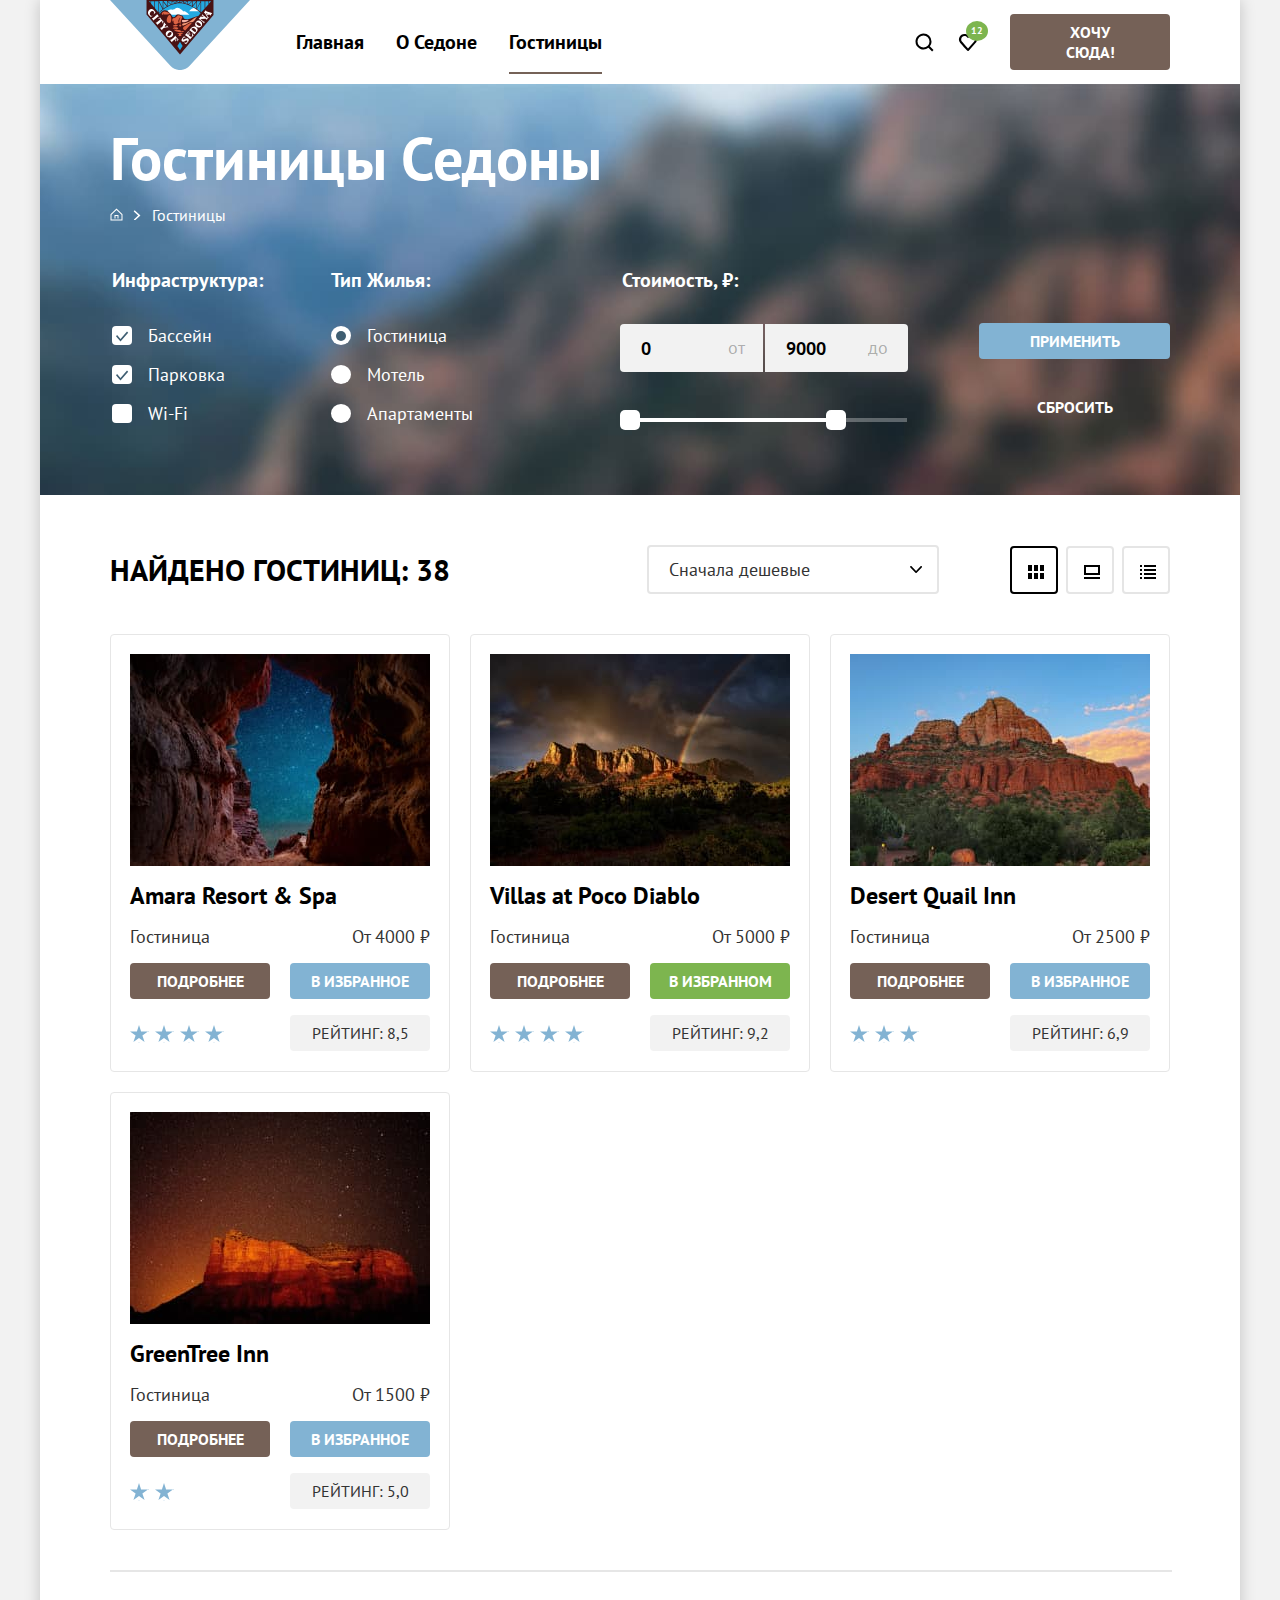
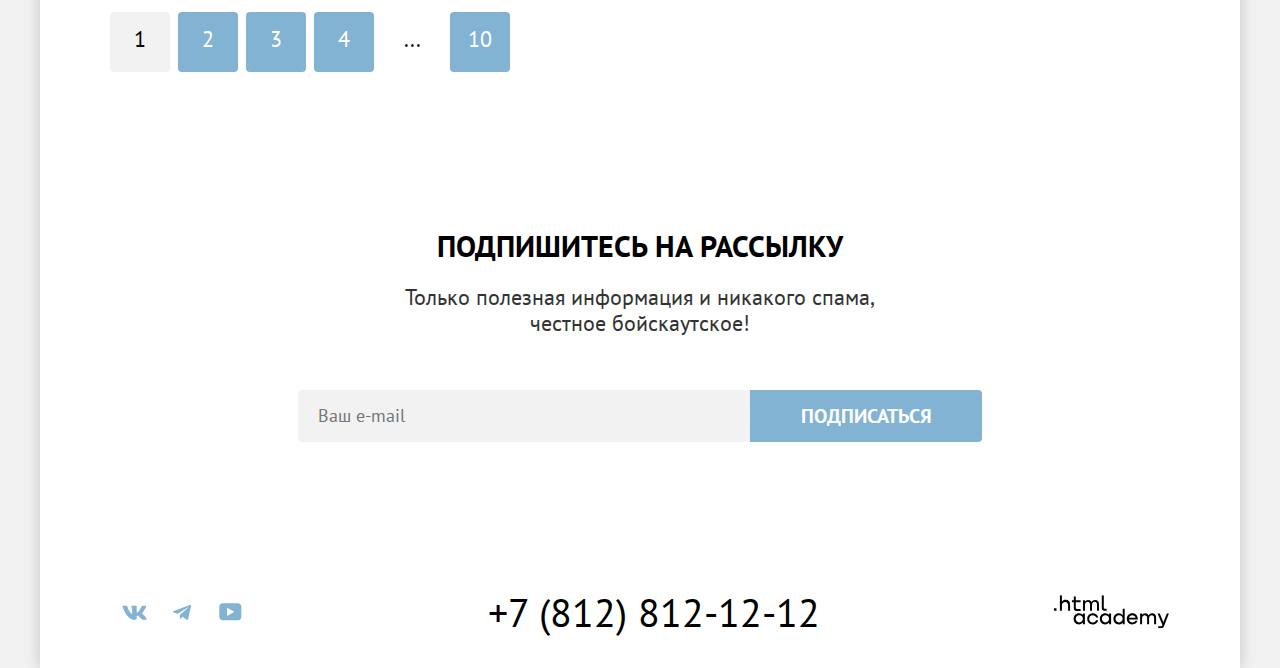
<file: catalog.html>
<!DOCTYPE html>
<html lang="ru">

  <head>
    <meta charset="utf-8">
    <title>Каталог</title>
    <link rel="stylesheet" href="styles/styles.css">
    <link rel="icon" href="favicon.ico">
    <link rel="icon" type="image/png" href="images/favicon.png">
  </head>

  <body>
    <div class="wrapper">
      <header class="header-main">
        <nav class="header-navigation">
          <a class="header-logo-link" href="index.html">
            <img class="header-logo" width="140" height="70" src="images/header/logo-sedona.svg"
              alt="Логотип города Седона.">
          </a>
          <ul class="header-navigation-list">
            <li class="header-navigation-item">
              <a class="header-navigation-link " href="index.html">Главная</a>
            </li>
            <li class="header-navigation-item">
              <a class="header-navigation-link" href="#">О Седоне</a>
            </li>
            <li class="header-navigation-item">
              <a class="header-navigation-link navigation-link-current" href="catalog.html">Гостиницы</a>
            </li>
          </ul>
          <ul class="header-navigation-list header-navigation-user">
            <li class="header-navigation-item">
              <a class="header-navigation-link" href="#">
                <span class="visually-hidden">Поиск</span>
              </a>
            </li>
            <li class="header-navigation-item">
              <a class="header-navigation-link" href="#">
                <span class="visually-hidden">Избранное число гостиниц</span>
                <span class="navigation-badge">12</span>
              </a>
            </li>
            <li>
              <a class="button button-header" href="#">Хочу сюда!</a>
            </li>
          </ul>
        </nav>
      </header>
      <main class="main-inner">
        <div class="filter-wrapper">
          <header class="inner-header">
            <h1 class="inner-header-title">Гостиницы Седоны</h1>
            <ol class="breadcrumbs">
              <li class="breadcrumbs-item">
                <a class="breadcrumbs-link" href="index.html">
                  <svg aria-hidden="true" focusable="false" xmlns="http://www.w3.org/2000/svg" width="13" height="13"
                    fill="none" viewBox="0 0 13 13">
                    <path fill="#fff" d="m6.5.5-6 5.8v6.2h12V6.3L6.5.5Zm5 11h-10V6.7l5-4.8 5 4.8v4.8Z" />
                    <path fill="#fff" d="M4.5 10.5h1V8h2v2.5h1V7h-4v3.5Z" />
                  </svg>
                  <span class="visually-hidden">Домой</span></a>
              </li>
              <li class="breadcrumbs-item">
                <a class="breadcrumbs-link" href="#">Гостиницы</a>
              </li>
            </ol>
          </header>
          <section>
            <h2 class="visually-hidden">Выбор гостиниц по фильтрам</h2>
            <form class="catalog-filter" action="https://echo.htmlacademy.ru/" method="post">
              <div class="catalog-filter-left">
                <fieldset class="catalog-filter-group">
                  <legend class="catalog-filter-title">Инфраструктура:</legend>
                  <ul class="catalog-filter-list">
                    <li class="catalog-filter-item">
                      <label class="control">
                        <input class="visually-hidden control-input" type="checkbox" name="swimpool" checked>
                        <span class="control-mark"></span>
                        <span class="control-label">Бассейн</span>
                      </label>
                    </li>
                    <li class="catalog-filter-item">
                      <label class="control">
                        <input class="visually-hidden control-input" type="checkbox" name="parking" checked>
                        <span class="control-mark"></span>
                        <span class="control-label">Парковка</span>
                      </label>
                    </li>
                    <li class="catalog-filter-item">
                      <label class="control">
                        <input class="visually-hidden control-input" type="checkbox" name="wi-fi">
                        <span class="control-mark"></span>
                        <span class="control-label">Wi-Fi</span>
                      </label>
                    </li>
                  </ul>
                </fieldset>
                <fieldset class="catalog-filter-group">
                  <legend class="catalog-filter-title">Тип Жилья:</legend>
                  <ul class="catalog-filter-list">
                    <li class="catalog-filter-item">
                      <label class="control">
                        <input class="visually-hidden control-input" type="radio" name="house-type" value="hotel"
                          checked>
                        <span class="control-mark"></span>
                        <span class="control-label">Гостиница</span>
                      </label>
                    </li>
                    <li class="catalog-filter-item">
                      <label class="control">
                        <input class="visually-hidden control-input" type="radio" name="house-type" value="motel">
                        <span class="control-mark"></span>
                        <span class="control-label">Мотель</span>
                      </label>
                    </li>
                    <li class="catalog-filter-item">
                      <label class="control">
                        <input class="visually-hidden control-input" type="radio" name="house-type" value="apartments">
                        <span class="control-mark"></span>
                        <span class="control-label">Апартаменты</span>
                      </label>
                    </li>
                  </ul>
                </fieldset>
              </div>
              <div class="catalog-filter-right">
                <fieldset class="catalog-filter-group filter-group-price">
                  <legend class="catalog-filter-title filter-title-price">Стоимость, ₽:</legend>
                  <div class="range-label">
                    <label class="range-field-text">
                      <input class="range-input" type="number" name="price-min" min="0" value="0" placeholder="Цена"
                        required>
                      <span>от</span>
                    </label>
                    <label class="range-field-text">
                      <input class="range-input" type="number" name="price-max" value="9000" placeholder="Цена"
                        required>
                      <span>до</span>
                    </label>
                  </div>
                  <div class="range">
                    <div class="range-scale">
                      <div class="range-bar">
                        <button class="range-toggle" type="button">
                          <span class="visually-hidden">Изменить минимальную цену.</span>
                        </button>
                        <button class="range-toggle toggle-max" type="button">
                          <span class="visually-hidden">Изменить максимальную цену.</span>
                        </button>
                      </div>
                    </div>
                  </div>
                </fieldset>
                <div class="filter-price-button">
                  <button class="button" type="submit">Применить</button>
                  <button class="button button-reset" type="reset">Сбросить</button>
                </div>
              </div>
            </form>
          </section>
        </div>
        <section class="filter-results">
          <div class="filter-results-head">
            <h2 class="section-title">Найдено гостиниц: <span>38</span></h2>
            <select class="select-control">
              <option value="cheap" selected>Сначала дешевые</option>
              <option value="popular">Сначала популярные</option>
              <option value="expensive">Сначала дорогие</option>
            </select>
            <ul class="select-results-list">
              <li class="select-results-item results-item-selected">
                <a class="button-selected button-selected-icon" href="#">
                  <span class="visually-hidden">Показать карточки</span>
                </a>
              </li>
              <li class="select-results-item">
                <a class="button-selected" href="#">
                  <span class="visually-hidden">Показать во весь экран</span>
                </a>
              </li>
              <li class="select-results-item">
                <a class="button-selected button-selected-list" href="#">
                  <span class="visually-hidden">Показать список</span>
                </a>
              </li>
            </ul>
          </div>
          <ol class="catalog-list">
            <li class="catalog-item">
              <a class="catalog-link" href="#">
                <img class="catalog-item-image" width="300" height="212" src="images/catalog/hotels/hotel-1.jpg"
                  alt="Звездное небо из пещеры."></a>
              <a class="catalog-link-title" href="#">
                <h3 class="catalog-title">Amara Resort & Spa</h3>
              </a>
              <span class="p-apartment type-apartament">Гостиница</span>
              <span class="p-apartment apartment-price">От 4000 ₽</span>
              <a class="button button-apartment-detail" href="#">Подробнее</a>
              <button class="button button-apartment-add" type="button">В избранное</button>
              <span class="visually-hidden">Категория гостиницы 4 звезды</span>
              <div class="apartment-category">
                <span class="star"></span>
                <span class="star"></span>
                <span class="star"></span>
                <span class="star"></span>
              </div>
              <p class="button-apartment-rating">Рейтинг: 8,5</p>
            </li>
            <li class="catalog-item">
              <a class="catalog-link" href="#">
                <img class="catalog-item-image" width="300" height="212" src="images/catalog/hotels/hotel-2.jpg"
                  alt="Кафедральная гора Седоны."></a>
              <a class="catalog-link-title" href="#">
                <h3 class="catalog-title">Villas at Poco Diablo</h3>
              </a>
              <span class="p-apartment type-apartament">Гостиница</span>
              <span class="p-apartment apartment-price">От 5000 ₽</span>
              <a class="button button-apartment-detail" href="#">Подробнее</a>
              <button class="button button-apartment-selected" type="button">В избранном</button>
              <span class="visually-hidden">Категория гостиницы 4 звезды</span>
              <div class="apartment-category">
                <span class="star"></span>
                <span class="star"></span>
                <span class="star"></span>
                <span class="star"></span>
              </div>
              <p class="button-apartment-rating">Рейтинг: 9,2</p>
            </li>
            <li class="catalog-item">
              <a class="catalog-link" href="#">
                <img class="catalog-item-image" width="300" height="212" src="images/catalog/hotels/hotel-3.jpg"
                  alt="Пейзаж Аризоны."></a>
              <a class="catalog-link-title" href="#">
                <h3 class="catalog-title">Desert Quail Inn</h3>
              </a>
              <span class="p-apartment type-apartament">Гостиница</span>
              <span class="p-apartment apartment-price">От 2500 ₽</span>
              <a class="button button-apartment-detail" href="#">Подробнее</a>
              <button class="button button-apartment-add" type="button">В избранное</button>
              <span class="visually-hidden">Категория гостиницы 3 звезды</span>
              <div class="apartment-category">
                <span class="star"></span>
                <span class="star"></span>
                <span class="star"></span>
              </div>
              <p class="button-apartment-rating">Рейтинг: 6,9</p>
            </li>
            <li class="catalog-item">
              <a class="catalog-link" href="#">
                <img class="catalog-item-image" width="300" height="212" src="images/catalog/hotels/hotel-4.jpg"
                  alt="Ночные красные скалы."></a>
              <a class="catalog-link-title" href="#">
                <h3 class="catalog-title">GreenTree Inn</h3>
              </a>
              <span class="p-apartment type-apartament">Гостиница</span>
              <span class="p-apartment apartment-price">От 1500 ₽</span>
              <a class="button button-apartment-detail" href="#">Подробнее</a>
              <button class="button button-apartment-add" type="button">В избранное</button>
              <span class="visually-hidden">Категория гостиницы 2 звезды</span>
              <div class="apartment-category">
                <span class="star"></span>
                <span class="star"></span>
              </div>
              <p class="button-apartment-rating">Рейтинг: 5,0</p>
            </li>
          </ol>
          <div class="pagination-frame">
            <span class="visually-hidden">Выбор страницы выдачи</span>
            <ul class="pagination">
              <li class="pagination-item pagination-item-current">
                <a class="pagination-current" href="#">1</a>
              </li>
              <li class="pagination-item">
                <a class="pagination-link" href="#">2</a>
              </li>
              <li class="pagination-item">
                <a class="pagination-link" href="#">3</a>
              </li>
              <li class="pagination-item">
                <a class="pagination-link" href="#">4</a>
              </li>
              <li class="pagination-item pagination-item-next">
                <a class="pagination-next-link" href="#">...</a>
                <span class="visually-hidden">Следующая страница</span>
              </li>
              <li class="pagination-item">
                <a class="pagination-link" href="#">10</a>
              </li>
            </ul>
          </div>
        </section>
        <section class="subscribe">
          <h2 class="section-title subscribe-main-title">Подпишитесь на рассылку</h2>
          <p class="annotation">Только полезная информация и никакого спама, честное бойскаутское!</p>
          <form class="subscribe-form" action="https://echo.htmlacademy.ru/" method="post">
            <input class="subscribe-field" type="email" name="email" id="subscribe-email" placeholder="Ваш e-mail"
              required>
            <button class="button button-subscribe" type="submit">Подписаться</button>
          </form>
        </section>
      </main>
      <footer class="page-footer">
        <div class="page-footer-container">
          <h2 class="visually-hidden">Как с нами связаться</h2>
          <section class="footer-social">
            <h3 class="visually-hidden">Мы в социальных сетях</h3>
            <ul class="footer-social-list">
              <li class="footer-social-item">
                <a class="footer-social-link" href="https://vk.com/htmlacademy">
                  <span class="visually-hidden">Вконтакте</span>
                  <svg aria-hidden="true" focusable="false" xmlns="http://www.w3.org/2000/svg" width="25" height="15"
                    viewBox="0 0 25 15">
                    <path fill="currentColor" fill-rule="evenodd"
                      d="M24.12 1.8c.16-.54 0-.94-.8-.94H20.7c-.67 0-.98.34-1.15.73 0 0-1.33 3.2-3.22 5.27-.61.6-.9.8-1.23.8-.16 0-.41-.2-.41-.75v-5.1c0-.66-.19-.95-.74-.95H9.82c-.42 0-.67.3-.67.59 0 .62.95.76 1.04 2.51v3.8c0 .83-.15.98-.48.98-.9 0-3.06-3.2-4.34-6.88-.25-.72-.5-1-1.18-1H1.57c-.75 0-.9.34-.9.73 0 .68.89 4.07 4.14 8.55 2.17 3.06 5.23 4.72 8 4.72 1.68 0 1.88-.37 1.88-1v-2.32c0-.74.16-.88.7-.88.38 0 1.05.19 2.6 1.66 1.79 1.75 2.08 2.54 3.08 2.54h2.63c.75 0 1.12-.37.9-1.1-.23-.72-1.08-1.77-2.2-3.02-.62-.71-1.54-1.48-1.82-1.86-.39-.5-.28-.71 0-1.15 0 0 3.2-4.42 3.54-5.93Z"
                      clip-rule="evenodd" />
                  </svg>
                </a>
              </li>
              <li class="footer-social-item">
                <a class="footer-social-link" href="https://t.me/htmlacademy">
                  <span class="visually-hidden">Телеграм</span>
                  <svg aria-hidden="true" focusable="false" xmlns="http://www.w3.org/2000/svg" width="18" height="17"
                    viewBox="0 0 18 17">
                    <path fill="currentColor"
                      d="M16.79.96.84 7.1c-1.09.44-1.08 1.05-.2 1.32l4.1 1.28 9.47-5.98c.44-.27.85-.13.52.17l-7.68 6.93-.28 4.22c.41 0 .6-.2.83-.41l1.99-1.94 4.13 3.06c.77.42 1.31.2 1.5-.71l2.72-12.8c.28-1.1-.43-1.61-1.16-1.28Z" />
                  </svg>
                </a>
              </li>
              <li class="footer-social-item">
                <a class="footer-social-link" href="https://www.youtube.com/user/htmlacademyru">
                  <span class="visually-hidden">Ютьюб</span>
                  <svg aria-hidden="true" focusable="false" xmlns="http://www.w3.org/2000/svg" width="23" height="18"
                    viewBox="0 0 23 18">
                    <path fill="currentColor"
                      d="M18.94.36H3.51C1.65.36.33 1.95.33 3.76v10.09c0 1.91 1.32 3.5 3.18 3.5h15.65c1.64 0 3.17-1.59 3.17-3.4V3.76c-.22-1.8-1.53-3.4-3.39-3.4ZM7.99 12.89V4.82l7.34 4.04-7.34 4.03Z" />
                  </svg>
                </a>
              </li>
            </ul>
          </section>
          <section class="footer-contacts">
            <h3 class="visually-hidden">Телефон компании</h3>
            <a href="tel:+78121212">+7 (812) 812-12-12</a>
          </section>
          <section class="footer-logo">
            <h3 class="visually-hidden">Сайт компании</h3>
            <a class="footer-logo-link" href="https://htmlacademy.ru">
              <svg class="footer-logo-img" aria-hidden="true" focusable="false" xmlns="http://www.w3.org/2000/svg"
                width="115" height="34" viewBox="0 0 115 34">
                <g clip-path="url(#log)">
                  <mask id="b" fill="currentColor">
                    <path
                      d="M0 13.26v2.6h2.5v-2.6H0ZM11.6 4.86c-1.6 0-2.8.7-3.6 1.7h-.1V.36h-2v15.5h2v-5.3c0-2.1 1.3-3.6 3.3-3.6 1.8 0 2.9 1.4 2.9 3.2v5.7h2v-6.1c.1-3-1.8-4.9-4.5-4.9ZM26.6 5.16h-4.8v-3.7h-2v3.8h-1.9v2h1.9v6c0 1.7 1 2.7 2.7 2.7h4.1v-2h-3.7c-.7 0-1.1-.4-1.1-1.1v-5.7h4.8v-2ZM41.1 4.96c-1.6 0-2.9.8-3.5 2.1h-.1c-.6-1.2-1.8-2.1-3.4-2.1-1.4 0-2.5.8-3.1 1.8h-.1v-1.6H29v10.6h2v-5.4c0-2 1-3.5 2.6-3.5 1.5 0 2.4 1 2.4 2.6v6.3h2v-5.6c0-2.4 1.4-3.3 2.6-3.3 1.5 0 2.4 1 2.4 2.6v6.3h2v-6.5c.1-2.5-1.4-4.3-3.9-4.3ZM47.8 13.06c0 1.7 1 2.7 2.8 2.7h2v-2h-1.7c-.7 0-1.1-.4-1.1-1.1V.36h-2v12.7ZM28.9 20.06c-.9-1.1-2.2-1.8-3.9-1.8-3.1 0-5.4 2.3-5.4 5.6s2.3 5.6 5.4 5.6c1.8 0 3-.8 3.8-1.9h.1v1.6h2v-10.6h-2v1.5Zm-3.6 7.4c-2.2 0-3.6-1.6-3.6-3.6s1.4-3.6 3.6-3.6 3.6 1.6 3.6 3.6c0 1.9-1.4 3.6-3.6 3.6ZM44.2 22.36c-.5-2.4-2.6-4.1-5.4-4.1a5.4 5.4 0 0 0-5.6 5.6c0 3.1 2.2 5.6 5.6 5.6 2.8 0 4.9-1.8 5.4-4.2h-2.1a3.4 3.4 0 0 1-3.3 2.3c-2.2 0-3.6-1.6-3.6-3.6s1.4-3.6 3.6-3.6c1.6 0 2.8 1 3.3 2.2h2.1v-.2ZM55.1 20.06c-.9-1.1-2.2-1.8-3.9-1.8-3.1 0-5.4 2.3-5.4 5.6s2.3 5.6 5.4 5.6c1.8 0 3-.8 3.8-1.9h.1v1.6h2v-10.6h-2v1.5Zm-3.6 7.4c-2.2 0-3.6-1.6-3.6-3.6s1.4-3.6 3.6-3.6 3.6 1.6 3.6 3.6c0 1.9-1.5 3.6-3.6 3.6ZM68.7 20.16c-.9-1.1-2.2-1.9-3.9-1.9-3.1 0-5.4 2.3-5.4 5.6s2.2 5.6 5.4 5.6c1.7 0 3-.8 3.8-1.8h.1v1.5h2v-15.4h-2v6.4Zm-3.6 7.3c-2.2 0-3.6-1.6-3.6-3.6s1.4-3.6 3.6-3.6 3.6 1.6 3.6 3.6c-.1 2-1.5 3.6-3.6 3.6ZM78.3 18.26c-3.3 0-5.5 2.5-5.5 5.6 0 3 2.1 5.6 5.5 5.6 2.5 0 4.5-1.3 5.2-3.6h-2.1c-.5 1-1.6 1.6-3 1.6-1.9 0-3.3-1.3-3.4-2.9h8.8c.2-3.6-2-6.3-5.5-6.3Zm0 1.9c1.7 0 3 1 3.3 2.6h-6.5c.3-1.5 1.5-2.6 3.2-2.6ZM98.2 18.26c-1.6 0-2.9.8-3.6 2h-.1c-.6-1.2-1.8-2-3.4-2-1.4 0-2.5.7-3.1 1.8v-1.5h-1.9v10.6h2v-5.4c0-2 1-3.4 2.6-3.5 1.5 0 2.4 1 2.4 2.6v6.3h2v-5.6c0-2.4 1.4-3.3 2.6-3.3 1.5 0 2.4 1 2.4 2.6v6.3h2v-6.5c.1-2.6-1.4-4.4-3.9-4.4ZM109.4 27.36l-3.6-8.9h-2.2l4.8 11.6c-.3.9-.7 1.2-1.7 1.2h-2.5v2h2.5c1.8 0 2.8-.8 3.5-2.6l4.7-12.2h-2.1l-3.4 8.9Z" />
                  </mask>
                  <path fill="currentColor"
                    d="M0 13.26v2.6h2.5v-2.6H0ZM11.6 4.86c-1.6 0-2.8.7-3.6 1.7h-.1V.36h-2v15.5h2v-5.3c0-2.1 1.3-3.6 3.3-3.6 1.8 0 2.9 1.4 2.9 3.2v5.7h2v-6.1c.1-3-1.8-4.9-4.5-4.9ZM26.6 5.16h-4.8v-3.7h-2v3.8h-1.9v2h1.9v6c0 1.7 1 2.7 2.7 2.7h4.1v-2h-3.7c-.7 0-1.1-.4-1.1-1.1v-5.7h4.8v-2ZM41.1 4.96c-1.6 0-2.9.8-3.5 2.1h-.1c-.6-1.2-1.8-2.1-3.4-2.1-1.4 0-2.5.8-3.1 1.8h-.1v-1.6H29v10.6h2v-5.4c0-2 1-3.5 2.6-3.5 1.5 0 2.4 1 2.4 2.6v6.3h2v-5.6c0-2.4 1.4-3.3 2.6-3.3 1.5 0 2.4 1 2.4 2.6v6.3h2v-6.5c.1-2.5-1.4-4.3-3.9-4.3ZM47.8 13.06c0 1.7 1 2.7 2.8 2.7h2v-2h-1.7c-.7 0-1.1-.4-1.1-1.1V.36h-2v12.7ZM28.9 20.06c-.9-1.1-2.2-1.8-3.9-1.8-3.1 0-5.4 2.3-5.4 5.6s2.3 5.6 5.4 5.6c1.8 0 3-.8 3.8-1.9h.1v1.6h2v-10.6h-2v1.5Zm-3.6 7.4c-2.2 0-3.6-1.6-3.6-3.6s1.4-3.6 3.6-3.6 3.6 1.6 3.6 3.6c0 1.9-1.4 3.6-3.6 3.6ZM44.2 22.36c-.5-2.4-2.6-4.1-5.4-4.1a5.4 5.4 0 0 0-5.6 5.6c0 3.1 2.2 5.6 5.6 5.6 2.8 0 4.9-1.8 5.4-4.2h-2.1a3.4 3.4 0 0 1-3.3 2.3c-2.2 0-3.6-1.6-3.6-3.6s1.4-3.6 3.6-3.6c1.6 0 2.8 1 3.3 2.2h2.1v-.2ZM55.1 20.06c-.9-1.1-2.2-1.8-3.9-1.8-3.1 0-5.4 2.3-5.4 5.6s2.3 5.6 5.4 5.6c1.8 0 3-.8 3.8-1.9h.1v1.6h2v-10.6h-2v1.5Zm-3.6 7.4c-2.2 0-3.6-1.6-3.6-3.6s1.4-3.6 3.6-3.6 3.6 1.6 3.6 3.6c0 1.9-1.5 3.6-3.6 3.6ZM68.7 20.16c-.9-1.1-2.2-1.9-3.9-1.9-3.1 0-5.4 2.3-5.4 5.6s2.2 5.6 5.4 5.6c1.7 0 3-.8 3.8-1.8h.1v1.5h2v-15.4h-2v6.4Zm-3.6 7.3c-2.2 0-3.6-1.6-3.6-3.6s1.4-3.6 3.6-3.6 3.6 1.6 3.6 3.6c-.1 2-1.5 3.6-3.6 3.6ZM78.3 18.26c-3.3 0-5.5 2.5-5.5 5.6 0 3 2.1 5.6 5.5 5.6 2.5 0 4.5-1.3 5.2-3.6h-2.1c-.5 1-1.6 1.6-3 1.6-1.9 0-3.3-1.3-3.4-2.9h8.8c.2-3.6-2-6.3-5.5-6.3Zm0 1.9c1.7 0 3 1 3.3 2.6h-6.5c.3-1.5 1.5-2.6 3.2-2.6ZM98.2 18.26c-1.6 0-2.9.8-3.6 2h-.1c-.6-1.2-1.8-2-3.4-2-1.4 0-2.5.7-3.1 1.8v-1.5h-1.9v10.6h2v-5.4c0-2 1-3.4 2.6-3.5 1.5 0 2.4 1 2.4 2.6v6.3h2v-5.6c0-2.4 1.4-3.3 2.6-3.3 1.5 0 2.4 1 2.4 2.6v6.3h2v-6.5c.1-2.6-1.4-4.4-3.9-4.4ZM109.4 27.36l-3.6-8.9h-2.2l4.8 11.6c-.3.9-.7 1.2-1.7 1.2h-2.5v2h2.5c1.8 0 2.8-.8 3.5-2.6l4.7-12.2h-2.1l-3.4 8.9Z" />
                  <path stroke="#000" stroke-width="2"
                    d="M0 13.26v2.6h2.5v-2.6H0ZM11.6 4.86c-1.6 0-2.8.7-3.6 1.7h-.1V.36h-2v15.5h2v-5.3c0-2.1 1.3-3.6 3.3-3.6 1.8 0 2.9 1.4 2.9 3.2v5.7h2v-6.1c.1-3-1.8-4.9-4.5-4.9ZM26.6 5.16h-4.8v-3.7h-2v3.8h-1.9v2h1.9v6c0 1.7 1 2.7 2.7 2.7h4.1v-2h-3.7c-.7 0-1.1-.4-1.1-1.1v-5.7h4.8v-2ZM41.1 4.96c-1.6 0-2.9.8-3.5 2.1h-.1c-.6-1.2-1.8-2.1-3.4-2.1-1.4 0-2.5.8-3.1 1.8h-.1v-1.6H29v10.6h2v-5.4c0-2 1-3.5 2.6-3.5 1.5 0 2.4 1 2.4 2.6v6.3h2v-5.6c0-2.4 1.4-3.3 2.6-3.3 1.5 0 2.4 1 2.4 2.6v6.3h2v-6.5c.1-2.5-1.4-4.3-3.9-4.3ZM47.8 13.06c0 1.7 1 2.7 2.8 2.7h2v-2h-1.7c-.7 0-1.1-.4-1.1-1.1V.36h-2v12.7ZM28.9 20.06c-.9-1.1-2.2-1.8-3.9-1.8-3.1 0-5.4 2.3-5.4 5.6s2.3 5.6 5.4 5.6c1.8 0 3-.8 3.8-1.9h.1v1.6h2v-10.6h-2v1.5Zm-3.6 7.4c-2.2 0-3.6-1.6-3.6-3.6s1.4-3.6 3.6-3.6 3.6 1.6 3.6 3.6c0 1.9-1.4 3.6-3.6 3.6ZM44.2 22.36c-.5-2.4-2.6-4.1-5.4-4.1a5.4 5.4 0 0 0-5.6 5.6c0 3.1 2.2 5.6 5.6 5.6 2.8 0 4.9-1.8 5.4-4.2h-2.1a3.4 3.4 0 0 1-3.3 2.3c-2.2 0-3.6-1.6-3.6-3.6s1.4-3.6 3.6-3.6c1.6 0 2.8 1 3.3 2.2h2.1v-.2ZM55.1 20.06c-.9-1.1-2.2-1.8-3.9-1.8-3.1 0-5.4 2.3-5.4 5.6s2.3 5.6 5.4 5.6c1.8 0 3-.8 3.8-1.9h.1v1.6h2v-10.6h-2v1.5Zm-3.6 7.4c-2.2 0-3.6-1.6-3.6-3.6s1.4-3.6 3.6-3.6 3.6 1.6 3.6 3.6c0 1.9-1.5 3.6-3.6 3.6ZM68.7 20.16c-.9-1.1-2.2-1.9-3.9-1.9-3.1 0-5.4 2.3-5.4 5.6s2.2 5.6 5.4 5.6c1.7 0 3-.8 3.8-1.8h.1v1.5h2v-15.4h-2v6.4Zm-3.6 7.3c-2.2 0-3.6-1.6-3.6-3.6s1.4-3.6 3.6-3.6 3.6 1.6 3.6 3.6c-.1 2-1.5 3.6-3.6 3.6ZM78.3 18.26c-3.3 0-5.5 2.5-5.5 5.6 0 3 2.1 5.6 5.5 5.6 2.5 0 4.5-1.3 5.2-3.6h-2.1c-.5 1-1.6 1.6-3 1.6-1.9 0-3.3-1.3-3.4-2.9h8.8c.2-3.6-2-6.3-5.5-6.3Zm0 1.9c1.7 0 3 1 3.3 2.6h-6.5c.3-1.5 1.5-2.6 3.2-2.6ZM98.2 18.26c-1.6 0-2.9.8-3.6 2h-.1c-.6-1.2-1.8-2-3.4-2-1.4 0-2.5.7-3.1 1.8v-1.5h-1.9v10.6h2v-5.4c0-2 1-3.4 2.6-3.5 1.5 0 2.4 1 2.4 2.6v6.3h2v-5.6c0-2.4 1.4-3.3 2.6-3.3 1.5 0 2.4 1 2.4 2.6v6.3h2v-6.5c.1-2.6-1.4-4.4-3.9-4.4ZM109.4 27.36l-3.6-8.9h-2.2l4.8 11.6c-.3.9-.7 1.2-1.7 1.2h-2.5v2h2.5c1.8 0 2.8-.8 3.5-2.6l4.7-12.2h-2.1l-3.4 8.9Z"
                    mask="url(#b)" />
                </g>
                <defs>
                  <clipPath id="log">
                    <path fill="currentColor" d="M0 .36h115v33H0z" />
                  </clipPath>
                </defs>
              </svg>
            </a>
          </section>
        </div>

      </footer>

    </div>
    <div class="modal-container modal-container-close">

      <div class="modal">
        <button class="modal-close-button" type="button">
          <span class="visually-hidden">Закрыть</span>
          <svg aria-hidden="true" focusable="false" width="15" height="15" viewBox="0 0 15 15"
            xmlns="http://www.w3.org/2000/svg">
            <path
              d="M14.49 1.783 13.199.49 7.49 6.198 1.783.491.49 1.783 6.198 7.49.49 13.198l1.293 1.293L7.49 8.783l5.708 5.708 1.293-1.293-5.708-5.707 5.708-5.708Z"
              fill="currentColor" />
          </svg>
        </button>
        <section class="modal-content">
          <h2 class="modal-title">Поиск гостиницы в Седоне</h2>
          <form class="search-form" action="https://echo.htmlacademy.ru/" method="post">

            <p class="field-group">
              <label class="form-label" for="check-in-date">Дата заезда:</label>
              <input class="form-field" type="text" id="check-in-date" name="check-in-date" value="27 апреля 2020"
                placeholder="Укажите дату" required>
            </p>
            <p class="modal-message modal-message-error">Мы не можем отправить вас в прошлое.</p>
            <p class="field-group">
              <label class="form-label" for="check-out-date">Дата выезда:</label>
              <input class="form-field" type="text" id="check-out-date" name="check-out-date" value="1 сентября 2023"
                placeholder="Укажите дату" required>
            </p>
            <p class="modal-message">На эти даты есть свободные номера. Пока есть.</p>

            <div class="field-group field-group-adults">
              <div class="adults">
                <label class="form-label form-label-adults" for="adults">Взрослые:</label>
                <button class="button-plus" type="button">
                  <svg aria-hidden="true" focusable="false" width="20" height="20" viewBox="0 0 20 20" fill="none"
                    xmlns="http://www.w3.org/2000/svg">
                    <path d="M3 9v2h14V9H3Z" fill="currentColor" />
                  </svg>
                </button>
                <input class="adults-field" type="number" id="adults" name="adults" value="2" placeholder="0" required>
                <button class="button-plus" type="button">
                  <svg aria-hidden="true" focusable="false" width="20" height="20" viewBox="0 0 20 20"
                    xmlns="http://www.w3.org/2000/svg">
                    <path d="M17 9h-6V3H9v6H3v2h6v6h2v-6h6V9Z" fill="currentColor" />
                  </svg>
                </button>
              </div>
              <div class="child">
                <span class="form-label form-label-icon">
                  <label class="form-label" for="child">Дети:</label>
                  <span class="tooltip">
                    <button class="tooltip-toggle" type="button" aria-labelledby="tooltip-label-date">
                      <svg class="tooltip-icon" aria-hidden="true" focusable="false" width="26" height="26"
                        viewBox="0 0 26 26" fill="none" xmlns="http://www.w3.org/2000/svg">
                        <circle cx="13" cy="13" r="13" fill="#83B3D3"></circle>
                        <path fill-rule="evenodd" clip-rule="evenodd" d="M12 7h2v2h-2V7Zm2 12h-2v-9h2v9Z" fill="#fff">
                        </path>
                      </svg>
                    </button>
                    <span class="tooltip-text" role="tooltip" id="tooltip-label-date">
                      Укажите количество детей, которые будут с вами, возраст которых от 6 до 18 лет. Дети до 6 лет
                      размещаются бесплатно.</span>
                  </span>
                </span>
                <button class="button-plus" type="button">
                  <svg aria-hidden="true" focusable="false" width="20" height="20" viewBox="0 0 20 20"
                    xmlns="http://www.w3.org/2000/svg">
                    <path d="M3 9v2h14V9H3Z" fill="currentColor" />
                  </svg>
                </button>
                <input class="adults-field" type="number" id="child" name="child" value="2" placeholder="0" required>
                <button class="button-plus" type="button">
                  <svg aria-hidden="true" focusable="false" width="20" height="20" viewBox="0 0 20 20"
                    xmlns="http://www.w3.org/2000/svg">
                    <path d="M17 9h-6V3H9v6H3v2h6v6h2v-6h6V9Z" fill="currentColor" />
                  </svg>
                </button>
              </div>
            </div>
            <button class="button modal-search-button" type="button">Найти</button>
          </form>
        </section>

      </div>
    </div>

  </body>

</html>
</file>
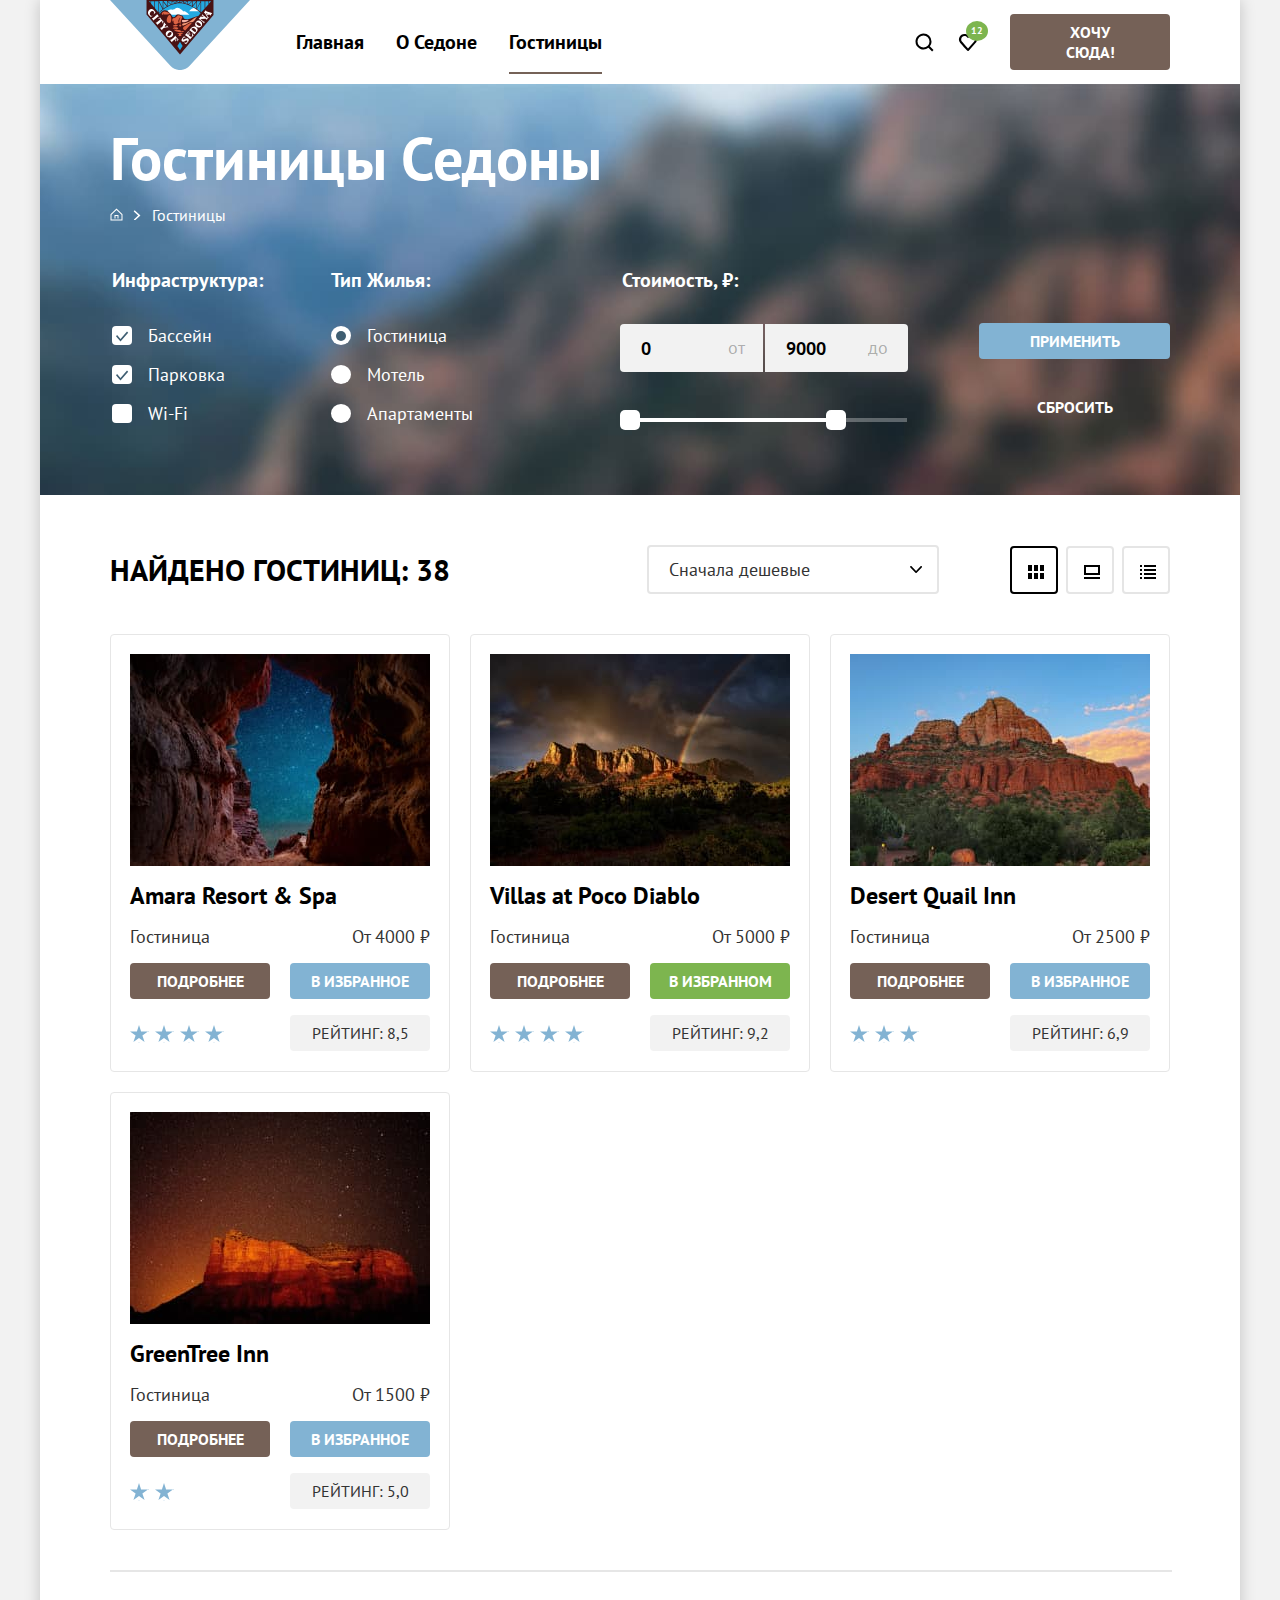
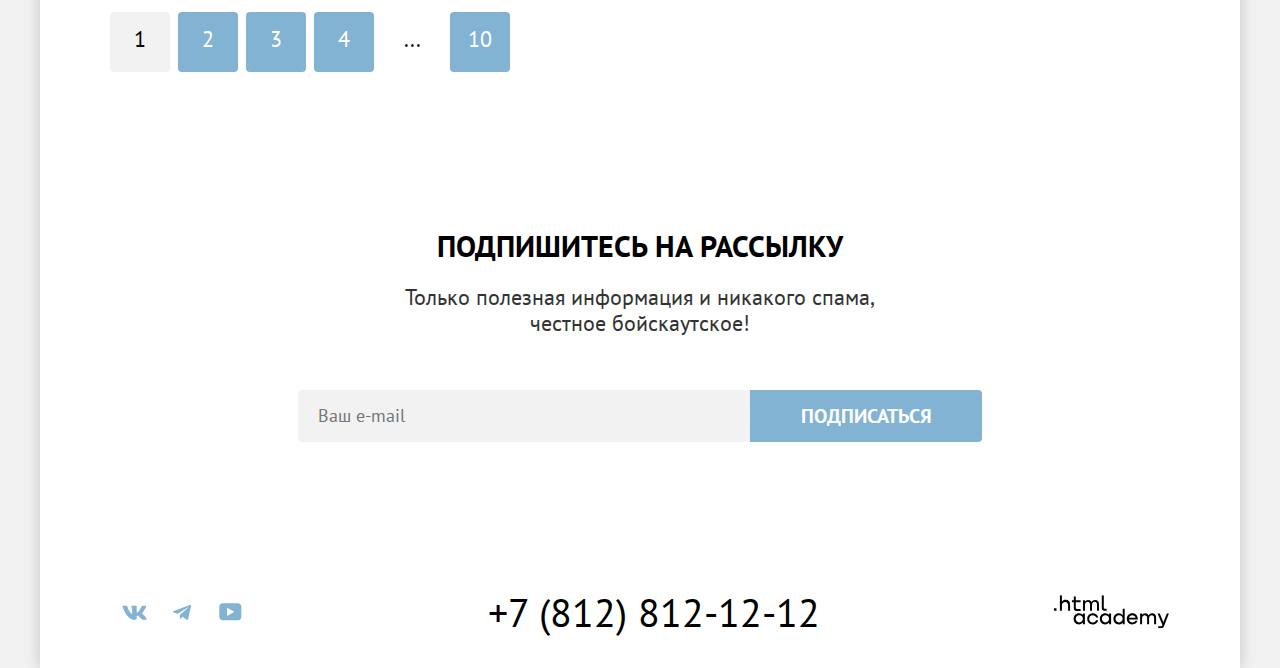
<file: 10/catalog.html>
<!DOCTYPE html>
<html lang="ru">

  <head>
    <meta charset="utf-8">
    <title>Каталог</title>
    <link rel="stylesheet" href="styles/styles.css">
    <link rel="icon" href="favicon.ico">
    <link rel="icon" type="image/png" href="images/favicon.png">
    <base href="https://htmlacademy-htmlcss.github.io/2215723-sedona-36/10/">
</head>

  <body>
    <div class="wrapper">
      <header class="header-main">
        <nav class="header-navigation">
          <a class="header-logo-link" href="index.html">
            <img class="header-logo" width="140" height="70" src="images/header/logo-sedona.svg"
              alt="Логотип города Седона.">
          </a>
          <ul class="header-navigation-list">
            <li class="header-navigation-item">
              <a class="header-navigation-link " href="index.html">Главная</a>
            </li>
            <li class="header-navigation-item">
              <a class="header-navigation-link" href="#">О Седоне</a>
            </li>
            <li class="header-navigation-item">
              <a class="header-navigation-link navigation-link-current" href="catalog.html">Гостиницы</a>
            </li>
          </ul>
          <ul class="header-navigation-list header-navigation-user">
            <li class="header-navigation-item">
              <a class="header-navigation-link" href="#">
                <span class="visually-hidden">Поиск</span>
              </a>
            </li>
            <li class="header-navigation-item">
              <a class="header-navigation-link" href="#">
                <span class="visually-hidden">Избранное число гостиниц</span>
                <span class="navigation-badge">12</span>
              </a>
            </li>
            <li>
              <a class="button button-header" href="#">Хочу сюда!</a>
            </li>
          </ul>
        </nav>
      </header>
      <main class="main-inner">
        <div class="filter-wrapper">
          <header class="inner-header">
            <h1 class="inner-header-title">Гостиницы Седоны</h1>
            <ol class="breadcrumbs">
              <li class="breadcrumbs-item">
                <a class="breadcrumbs-link" href="index.html">
                  <svg aria-hidden="true" focusable="false" xmlns="http://www.w3.org/2000/svg" width="13" height="13"
                    fill="none" viewBox="0 0 13 13">
                    <path fill="#fff" d="m6.5.5-6 5.8v6.2h12V6.3L6.5.5Zm5 11h-10V6.7l5-4.8 5 4.8v4.8Z" />
                    <path fill="#fff" d="M4.5 10.5h1V8h2v2.5h1V7h-4v3.5Z" />
                  </svg>
                  <span class="visually-hidden">Домой</span></a>
              </li>
              <li class="breadcrumbs-item">
                <a class="breadcrumbs-link" href="#">Гостиницы</a>
              </li>
            </ol>
          </header>
          <section>
            <h2 class="visually-hidden">Выбор гостиниц по фильтрам</h2>
            <form class="catalog-filter" action="https://echo.htmlacademy.ru/" method="post">
              <div class="catalog-filter-left">
                <fieldset class="catalog-filter-group">
                  <legend class="catalog-filter-title">Инфраструктура:</legend>
                  <ul class="catalog-filter-list">
                    <li class="catalog-filter-item">
                      <label class="control">
                        <input class="visually-hidden control-input" type="checkbox" name="swimpool" checked>
                        <span class="control-mark"></span>
                        <span class="control-label">Бассейн</span>
                      </label>
                    </li>
                    <li class="catalog-filter-item">
                      <label class="control">
                        <input class="visually-hidden control-input" type="checkbox" name="parking" checked>
                        <span class="control-mark"></span>
                        <span class="control-label">Парковка</span>
                      </label>
                    </li>
                    <li class="catalog-filter-item">
                      <label class="control">
                        <input class="visually-hidden control-input" type="checkbox" name="wi-fi">
                        <span class="control-mark"></span>
                        <span class="control-label">Wi-Fi</span>
                      </label>
                    </li>
                  </ul>
                </fieldset>
                <fieldset class="catalog-filter-group">
                  <legend class="catalog-filter-title">Тип Жилья:</legend>
                  <ul class="catalog-filter-list">
                    <li class="catalog-filter-item">
                      <label class="control">
                        <input class="visually-hidden control-input" type="radio" name="house-type" value="hotel"
                          checked>
                        <span class="control-mark"></span>
                        <span class="control-label">Гостиница</span>
                      </label>
                    </li>
                    <li class="catalog-filter-item">
                      <label class="control">
                        <input class="visually-hidden control-input" type="radio" name="house-type" value="motel">
                        <span class="control-mark"></span>
                        <span class="control-label">Мотель</span>
                      </label>
                    </li>
                    <li class="catalog-filter-item">
                      <label class="control">
                        <input class="visually-hidden control-input" type="radio" name="house-type" value="apartments">
                        <span class="control-mark"></span>
                        <span class="control-label">Апартаменты</span>
                      </label>
                    </li>
                  </ul>
                </fieldset>
              </div>
              <div class="catalog-filter-right">
                <fieldset class="catalog-filter-group filter-group-price">
                  <legend class="catalog-filter-title filter-title-price">Стоимость, ₽:</legend>
                  <div class="range-label">
                    <label class="range-field-text">
                      <input class="range-input" type="number" name="price-min" min="0" value="0" placeholder="Цена"
                        required>
                      <span>от</span>
                    </label>
                    <label class="range-field-text">
                      <input class="range-input" type="number" name="price-max" value="9000" placeholder="Цена"
                        required>
                      <span>до</span>
                    </label>
                  </div>
                  <div class="range">
                    <div class="range-scale">
                      <div class="range-bar">
                        <button class="range-toggle" type="button">
                          <span class="visually-hidden">Изменить минимальную цену.</span>
                        </button>
                        <button class="range-toggle toggle-max" type="button">
                          <span class="visually-hidden">Изменить максимальную цену.</span>
                        </button>
                      </div>
                    </div>
                  </div>
                </fieldset>
                <div class="filter-price-button">
                  <button class="button" type="submit">Применить</button>
                  <button class="button button-reset" type="reset">Сбросить</button>
                </div>
              </div>
            </form>
          </section>
        </div>
        <section class="filter-results">
          <div class="filter-results-head">
            <h2 class="section-title">Найдено гостиниц: <span>38</span></h2>
            <select class="select-control">
              <option value="cheap" selected>Сначала дешевые</option>
              <option value="popular">Сначала популярные</option>
              <option value="expensive">Сначала дорогие</option>
            </select>
            <ul class="select-results-list">
              <li class="select-results-item results-item-selected">
                <a class="button-selected button-selected-icon" href="#">
                  <span class="visually-hidden">Показать карточки</span>
                </a>
              </li>
              <li class="select-results-item">
                <a class="button-selected" href="#">
                  <span class="visually-hidden">Показать во весь экран</span>
                </a>
              </li>
              <li class="select-results-item">
                <a class="button-selected button-selected-list" href="#">
                  <span class="visually-hidden">Показать список</span>
                </a>
              </li>
            </ul>
          </div>
          <ol class="catalog-list">
            <li class="catalog-item">
              <a class="catalog-link" href="#">
                <img class="catalog-item-image" width="300" height="212" src="images/catalog/hotels/hotel-1.jpg"
                  alt="Звездное небо из пещеры."></a>
              <a class="catalog-link-title" href="#">
                <h3 class="catalog-title">Amara Resort & Spa</h3>
              </a>
              <span class="p-apartment type-apartament">Гостиница</span>
              <span class="p-apartment apartment-price">От 4000 ₽</span>
              <a class="button button-apartment-detail" href="#">Подробнее</a>
              <button class="button button-apartment-add" type="button">В избранное</button>
              <span class="visually-hidden">Категория гостиницы 4 звезды</span>
              <div class="apartment-category">
                <span class="star"></span>
                <span class="star"></span>
                <span class="star"></span>
                <span class="star"></span>
              </div>
              <p class="button-apartment-rating">Рейтинг: 8,5</p>
            </li>
            <li class="catalog-item">
              <a class="catalog-link" href="#">
                <img class="catalog-item-image" width="300" height="212" src="images/catalog/hotels/hotel-2.jpg"
                  alt="Кафедральная гора Седоны."></a>
              <a class="catalog-link-title" href="#">
                <h3 class="catalog-title">Villas at Poco Diablo</h3>
              </a>
              <span class="p-apartment type-apartament">Гостиница</span>
              <span class="p-apartment apartment-price">От 5000 ₽</span>
              <a class="button button-apartment-detail" href="#">Подробнее</a>
              <button class="button button-apartment-selected" type="button">В избранном</button>
              <span class="visually-hidden">Категория гостиницы 4 звезды</span>
              <div class="apartment-category">
                <span class="star"></span>
                <span class="star"></span>
                <span class="star"></span>
                <span class="star"></span>
              </div>
              <p class="button-apartment-rating">Рейтинг: 9,2</p>
            </li>
            <li class="catalog-item">
              <a class="catalog-link" href="#">
                <img class="catalog-item-image" width="300" height="212" src="images/catalog/hotels/hotel-3.jpg"
                  alt="Пейзаж Аризоны."></a>
              <a class="catalog-link-title" href="#">
                <h3 class="catalog-title">Desert Quail Inn</h3>
              </a>
              <span class="p-apartment type-apartament">Гостиница</span>
              <span class="p-apartment apartment-price">От 2500 ₽</span>
              <a class="button button-apartment-detail" href="#">Подробнее</a>
              <button class="button button-apartment-add" type="button">В избранное</button>
              <span class="visually-hidden">Категория гостиницы 3 звезды</span>
              <div class="apartment-category">
                <span class="star"></span>
                <span class="star"></span>
                <span class="star"></span>
              </div>
              <p class="button-apartment-rating">Рейтинг: 6,9</p>
            </li>
            <li class="catalog-item">
              <a class="catalog-link" href="#">
                <img class="catalog-item-image" width="300" height="212" src="images/catalog/hotels/hotel-4.jpg"
                  alt="Ночные красные скалы."></a>
              <a class="catalog-link-title" href="#">
                <h3 class="catalog-title">GreenTree Inn</h3>
              </a>
              <span class="p-apartment type-apartament">Гостиница</span>
              <span class="p-apartment apartment-price">От 1500 ₽</span>
              <a class="button button-apartment-detail" href="#">Подробнее</a>
              <button class="button button-apartment-add" type="button">В избранное</button>
              <span class="visually-hidden">Категория гостиницы 2 звезды</span>
              <div class="apartment-category">
                <span class="star"></span>
                <span class="star"></span>
              </div>
              <p class="button-apartment-rating">Рейтинг: 5,0</p>
            </li>
          </ol>
          <div class="pagination-frame">
            <span class="visually-hidden">Выбор страницы выдачи</span>
            <ul class="pagination">
              <li class="pagination-item pagination-item-current">
                <a class="pagination-current" href="#">1</a>
              </li>
              <li class="pagination-item">
                <a class="pagination-link" href="#">2</a>
              </li>
              <li class="pagination-item">
                <a class="pagination-link" href="#">3</a>
              </li>
              <li class="pagination-item">
                <a class="pagination-link" href="#">4</a>
              </li>
              <li class="pagination-item pagination-item-next">
                <a class="pagination-next-link" href="#">...</a>
                <span class="visually-hidden">Следующая страница</span>
              </li>
              <li class="pagination-item">
                <a class="pagination-link" href="#">10</a>
              </li>
            </ul>
          </div>
        </section>
        <section class="subscribe">
          <h2 class="section-title subscribe-main-title">Подпишитесь на рассылку</h2>
          <p class="annotation">Только полезная информация и никакого спама, честное бойскаутское!</p>
          <form class="subscribe-form" action="https://echo.htmlacademy.ru/" method="post">
            <input class="subscribe-field" type="email" name="email" id="subscribe-email" placeholder="Ваш e-mail"
              required>
            <button class="button button-subscribe" type="submit">Подписаться</button>
          </form>
        </section>
      </main>
      <footer class="page-footer">
        <div class="page-footer-container">
          <h2 class="visually-hidden">Как с нами связаться</h2>
          <section class="footer-social">
            <h3 class="visually-hidden">Мы в социальных сетях</h3>
            <ul class="footer-social-list">
              <li class="footer-social-item">
                <a class="footer-social-link" href="https://vk.com/htmlacademy">
                  <span class="visually-hidden">Вконтакте</span>
                  <svg aria-hidden="true" focusable="false" xmlns="http://www.w3.org/2000/svg" width="25" height="15"
                    viewBox="0 0 25 15">
                    <path fill="currentColor" fill-rule="evenodd"
                      d="M24.12 1.8c.16-.54 0-.94-.8-.94H20.7c-.67 0-.98.34-1.15.73 0 0-1.33 3.2-3.22 5.27-.61.6-.9.8-1.23.8-.16 0-.41-.2-.41-.75v-5.1c0-.66-.19-.95-.74-.95H9.82c-.42 0-.67.3-.67.59 0 .62.95.76 1.04 2.51v3.8c0 .83-.15.98-.48.98-.9 0-3.06-3.2-4.34-6.88-.25-.72-.5-1-1.18-1H1.57c-.75 0-.9.34-.9.73 0 .68.89 4.07 4.14 8.55 2.17 3.06 5.23 4.72 8 4.72 1.68 0 1.88-.37 1.88-1v-2.32c0-.74.16-.88.7-.88.38 0 1.05.19 2.6 1.66 1.79 1.75 2.08 2.54 3.08 2.54h2.63c.75 0 1.12-.37.9-1.1-.23-.72-1.08-1.77-2.2-3.02-.62-.71-1.54-1.48-1.82-1.86-.39-.5-.28-.71 0-1.15 0 0 3.2-4.42 3.54-5.93Z"
                      clip-rule="evenodd" />
                  </svg>
                </a>
              </li>
              <li class="footer-social-item">
                <a class="footer-social-link" href="https://t.me/htmlacademy">
                  <span class="visually-hidden">Телеграм</span>
                  <svg aria-hidden="true" focusable="false" xmlns="http://www.w3.org/2000/svg" width="18" height="17"
                    viewBox="0 0 18 17">
                    <path fill="currentColor"
                      d="M16.79.96.84 7.1c-1.09.44-1.08 1.05-.2 1.32l4.1 1.28 9.47-5.98c.44-.27.85-.13.52.17l-7.68 6.93-.28 4.22c.41 0 .6-.2.83-.41l1.99-1.94 4.13 3.06c.77.42 1.31.2 1.5-.71l2.72-12.8c.28-1.1-.43-1.61-1.16-1.28Z" />
                  </svg>
                </a>
              </li>
              <li class="footer-social-item">
                <a class="footer-social-link" href="https://www.youtube.com/user/htmlacademyru">
                  <span class="visually-hidden">Ютьюб</span>
                  <svg aria-hidden="true" focusable="false" xmlns="http://www.w3.org/2000/svg" width="23" height="18"
                    viewBox="0 0 23 18">
                    <path fill="currentColor"
                      d="M18.94.36H3.51C1.65.36.33 1.95.33 3.76v10.09c0 1.91 1.32 3.5 3.18 3.5h15.65c1.64 0 3.17-1.59 3.17-3.4V3.76c-.22-1.8-1.53-3.4-3.39-3.4ZM7.99 12.89V4.82l7.34 4.04-7.34 4.03Z" />
                  </svg>
                </a>
              </li>
            </ul>
          </section>
          <section class="footer-contacts">
            <h3 class="visually-hidden">Телефон компании</h3>
            <a href="tel:+78121212">+7 (812) 812-12-12</a>
          </section>
          <section class="footer-logo">
            <h3 class="visually-hidden">Сайт компании</h3>
            <a class="footer-logo-link" href="https://htmlacademy.ru">
              <svg class="footer-logo-img" aria-hidden="true" focusable="false" xmlns="http://www.w3.org/2000/svg"
                width="115" height="34" viewBox="0 0 115 34">
                <g clip-path="url(#log)">
                  <mask id="b" fill="currentColor">
                    <path
                      d="M0 13.26v2.6h2.5v-2.6H0ZM11.6 4.86c-1.6 0-2.8.7-3.6 1.7h-.1V.36h-2v15.5h2v-5.3c0-2.1 1.3-3.6 3.3-3.6 1.8 0 2.9 1.4 2.9 3.2v5.7h2v-6.1c.1-3-1.8-4.9-4.5-4.9ZM26.6 5.16h-4.8v-3.7h-2v3.8h-1.9v2h1.9v6c0 1.7 1 2.7 2.7 2.7h4.1v-2h-3.7c-.7 0-1.1-.4-1.1-1.1v-5.7h4.8v-2ZM41.1 4.96c-1.6 0-2.9.8-3.5 2.1h-.1c-.6-1.2-1.8-2.1-3.4-2.1-1.4 0-2.5.8-3.1 1.8h-.1v-1.6H29v10.6h2v-5.4c0-2 1-3.5 2.6-3.5 1.5 0 2.4 1 2.4 2.6v6.3h2v-5.6c0-2.4 1.4-3.3 2.6-3.3 1.5 0 2.4 1 2.4 2.6v6.3h2v-6.5c.1-2.5-1.4-4.3-3.9-4.3ZM47.8 13.06c0 1.7 1 2.7 2.8 2.7h2v-2h-1.7c-.7 0-1.1-.4-1.1-1.1V.36h-2v12.7ZM28.9 20.06c-.9-1.1-2.2-1.8-3.9-1.8-3.1 0-5.4 2.3-5.4 5.6s2.3 5.6 5.4 5.6c1.8 0 3-.8 3.8-1.9h.1v1.6h2v-10.6h-2v1.5Zm-3.6 7.4c-2.2 0-3.6-1.6-3.6-3.6s1.4-3.6 3.6-3.6 3.6 1.6 3.6 3.6c0 1.9-1.4 3.6-3.6 3.6ZM44.2 22.36c-.5-2.4-2.6-4.1-5.4-4.1a5.4 5.4 0 0 0-5.6 5.6c0 3.1 2.2 5.6 5.6 5.6 2.8 0 4.9-1.8 5.4-4.2h-2.1a3.4 3.4 0 0 1-3.3 2.3c-2.2 0-3.6-1.6-3.6-3.6s1.4-3.6 3.6-3.6c1.6 0 2.8 1 3.3 2.2h2.1v-.2ZM55.1 20.06c-.9-1.1-2.2-1.8-3.9-1.8-3.1 0-5.4 2.3-5.4 5.6s2.3 5.6 5.4 5.6c1.8 0 3-.8 3.8-1.9h.1v1.6h2v-10.6h-2v1.5Zm-3.6 7.4c-2.2 0-3.6-1.6-3.6-3.6s1.4-3.6 3.6-3.6 3.6 1.6 3.6 3.6c0 1.9-1.5 3.6-3.6 3.6ZM68.7 20.16c-.9-1.1-2.2-1.9-3.9-1.9-3.1 0-5.4 2.3-5.4 5.6s2.2 5.6 5.4 5.6c1.7 0 3-.8 3.8-1.8h.1v1.5h2v-15.4h-2v6.4Zm-3.6 7.3c-2.2 0-3.6-1.6-3.6-3.6s1.4-3.6 3.6-3.6 3.6 1.6 3.6 3.6c-.1 2-1.5 3.6-3.6 3.6ZM78.3 18.26c-3.3 0-5.5 2.5-5.5 5.6 0 3 2.1 5.6 5.5 5.6 2.5 0 4.5-1.3 5.2-3.6h-2.1c-.5 1-1.6 1.6-3 1.6-1.9 0-3.3-1.3-3.4-2.9h8.8c.2-3.6-2-6.3-5.5-6.3Zm0 1.9c1.7 0 3 1 3.3 2.6h-6.5c.3-1.5 1.5-2.6 3.2-2.6ZM98.2 18.26c-1.6 0-2.9.8-3.6 2h-.1c-.6-1.2-1.8-2-3.4-2-1.4 0-2.5.7-3.1 1.8v-1.5h-1.9v10.6h2v-5.4c0-2 1-3.4 2.6-3.5 1.5 0 2.4 1 2.4 2.6v6.3h2v-5.6c0-2.4 1.4-3.3 2.6-3.3 1.5 0 2.4 1 2.4 2.6v6.3h2v-6.5c.1-2.6-1.4-4.4-3.9-4.4ZM109.4 27.36l-3.6-8.9h-2.2l4.8 11.6c-.3.9-.7 1.2-1.7 1.2h-2.5v2h2.5c1.8 0 2.8-.8 3.5-2.6l4.7-12.2h-2.1l-3.4 8.9Z" />
                  </mask>
                  <path fill="currentColor"
                    d="M0 13.26v2.6h2.5v-2.6H0ZM11.6 4.86c-1.6 0-2.8.7-3.6 1.7h-.1V.36h-2v15.5h2v-5.3c0-2.1 1.3-3.6 3.3-3.6 1.8 0 2.9 1.4 2.9 3.2v5.7h2v-6.1c.1-3-1.8-4.9-4.5-4.9ZM26.6 5.16h-4.8v-3.7h-2v3.8h-1.9v2h1.9v6c0 1.7 1 2.7 2.7 2.7h4.1v-2h-3.7c-.7 0-1.1-.4-1.1-1.1v-5.7h4.8v-2ZM41.1 4.96c-1.6 0-2.9.8-3.5 2.1h-.1c-.6-1.2-1.8-2.1-3.4-2.1-1.4 0-2.5.8-3.1 1.8h-.1v-1.6H29v10.6h2v-5.4c0-2 1-3.5 2.6-3.5 1.5 0 2.4 1 2.4 2.6v6.3h2v-5.6c0-2.4 1.4-3.3 2.6-3.3 1.5 0 2.4 1 2.4 2.6v6.3h2v-6.5c.1-2.5-1.4-4.3-3.9-4.3ZM47.8 13.06c0 1.7 1 2.7 2.8 2.7h2v-2h-1.7c-.7 0-1.1-.4-1.1-1.1V.36h-2v12.7ZM28.9 20.06c-.9-1.1-2.2-1.8-3.9-1.8-3.1 0-5.4 2.3-5.4 5.6s2.3 5.6 5.4 5.6c1.8 0 3-.8 3.8-1.9h.1v1.6h2v-10.6h-2v1.5Zm-3.6 7.4c-2.2 0-3.6-1.6-3.6-3.6s1.4-3.6 3.6-3.6 3.6 1.6 3.6 3.6c0 1.9-1.4 3.6-3.6 3.6ZM44.2 22.36c-.5-2.4-2.6-4.1-5.4-4.1a5.4 5.4 0 0 0-5.6 5.6c0 3.1 2.2 5.6 5.6 5.6 2.8 0 4.9-1.8 5.4-4.2h-2.1a3.4 3.4 0 0 1-3.3 2.3c-2.2 0-3.6-1.6-3.6-3.6s1.4-3.6 3.6-3.6c1.6 0 2.8 1 3.3 2.2h2.1v-.2ZM55.1 20.06c-.9-1.1-2.2-1.8-3.9-1.8-3.1 0-5.4 2.3-5.4 5.6s2.3 5.6 5.4 5.6c1.8 0 3-.8 3.8-1.9h.1v1.6h2v-10.6h-2v1.5Zm-3.6 7.4c-2.2 0-3.6-1.6-3.6-3.6s1.4-3.6 3.6-3.6 3.6 1.6 3.6 3.6c0 1.9-1.5 3.6-3.6 3.6ZM68.7 20.16c-.9-1.1-2.2-1.9-3.9-1.9-3.1 0-5.4 2.3-5.4 5.6s2.2 5.6 5.4 5.6c1.7 0 3-.8 3.8-1.8h.1v1.5h2v-15.4h-2v6.4Zm-3.6 7.3c-2.2 0-3.6-1.6-3.6-3.6s1.4-3.6 3.6-3.6 3.6 1.6 3.6 3.6c-.1 2-1.5 3.6-3.6 3.6ZM78.3 18.26c-3.3 0-5.5 2.5-5.5 5.6 0 3 2.1 5.6 5.5 5.6 2.5 0 4.5-1.3 5.2-3.6h-2.1c-.5 1-1.6 1.6-3 1.6-1.9 0-3.3-1.3-3.4-2.9h8.8c.2-3.6-2-6.3-5.5-6.3Zm0 1.9c1.7 0 3 1 3.3 2.6h-6.5c.3-1.5 1.5-2.6 3.2-2.6ZM98.2 18.26c-1.6 0-2.9.8-3.6 2h-.1c-.6-1.2-1.8-2-3.4-2-1.4 0-2.5.7-3.1 1.8v-1.5h-1.9v10.6h2v-5.4c0-2 1-3.4 2.6-3.5 1.5 0 2.4 1 2.4 2.6v6.3h2v-5.6c0-2.4 1.4-3.3 2.6-3.3 1.5 0 2.4 1 2.4 2.6v6.3h2v-6.5c.1-2.6-1.4-4.4-3.9-4.4ZM109.4 27.36l-3.6-8.9h-2.2l4.8 11.6c-.3.9-.7 1.2-1.7 1.2h-2.5v2h2.5c1.8 0 2.8-.8 3.5-2.6l4.7-12.2h-2.1l-3.4 8.9Z" />
                  <path stroke="#000" stroke-width="2"
                    d="M0 13.26v2.6h2.5v-2.6H0ZM11.6 4.86c-1.6 0-2.8.7-3.6 1.7h-.1V.36h-2v15.5h2v-5.3c0-2.1 1.3-3.6 3.3-3.6 1.8 0 2.9 1.4 2.9 3.2v5.7h2v-6.1c.1-3-1.8-4.9-4.5-4.9ZM26.6 5.16h-4.8v-3.7h-2v3.8h-1.9v2h1.9v6c0 1.7 1 2.7 2.7 2.7h4.1v-2h-3.7c-.7 0-1.1-.4-1.1-1.1v-5.7h4.8v-2ZM41.1 4.96c-1.6 0-2.9.8-3.5 2.1h-.1c-.6-1.2-1.8-2.1-3.4-2.1-1.4 0-2.5.8-3.1 1.8h-.1v-1.6H29v10.6h2v-5.4c0-2 1-3.5 2.6-3.5 1.5 0 2.4 1 2.4 2.6v6.3h2v-5.6c0-2.4 1.4-3.3 2.6-3.3 1.5 0 2.4 1 2.4 2.6v6.3h2v-6.5c.1-2.5-1.4-4.3-3.9-4.3ZM47.8 13.06c0 1.7 1 2.7 2.8 2.7h2v-2h-1.7c-.7 0-1.1-.4-1.1-1.1V.36h-2v12.7ZM28.9 20.06c-.9-1.1-2.2-1.8-3.9-1.8-3.1 0-5.4 2.3-5.4 5.6s2.3 5.6 5.4 5.6c1.8 0 3-.8 3.8-1.9h.1v1.6h2v-10.6h-2v1.5Zm-3.6 7.4c-2.2 0-3.6-1.6-3.6-3.6s1.4-3.6 3.6-3.6 3.6 1.6 3.6 3.6c0 1.9-1.4 3.6-3.6 3.6ZM44.2 22.36c-.5-2.4-2.6-4.1-5.4-4.1a5.4 5.4 0 0 0-5.6 5.6c0 3.1 2.2 5.6 5.6 5.6 2.8 0 4.9-1.8 5.4-4.2h-2.1a3.4 3.4 0 0 1-3.3 2.3c-2.2 0-3.6-1.6-3.6-3.6s1.4-3.6 3.6-3.6c1.6 0 2.8 1 3.3 2.2h2.1v-.2ZM55.1 20.06c-.9-1.1-2.2-1.8-3.9-1.8-3.1 0-5.4 2.3-5.4 5.6s2.3 5.6 5.4 5.6c1.8 0 3-.8 3.8-1.9h.1v1.6h2v-10.6h-2v1.5Zm-3.6 7.4c-2.2 0-3.6-1.6-3.6-3.6s1.4-3.6 3.6-3.6 3.6 1.6 3.6 3.6c0 1.9-1.5 3.6-3.6 3.6ZM68.7 20.16c-.9-1.1-2.2-1.9-3.9-1.9-3.1 0-5.4 2.3-5.4 5.6s2.2 5.6 5.4 5.6c1.7 0 3-.8 3.8-1.8h.1v1.5h2v-15.4h-2v6.4Zm-3.6 7.3c-2.2 0-3.6-1.6-3.6-3.6s1.4-3.6 3.6-3.6 3.6 1.6 3.6 3.6c-.1 2-1.5 3.6-3.6 3.6ZM78.3 18.26c-3.3 0-5.5 2.5-5.5 5.6 0 3 2.1 5.6 5.5 5.6 2.5 0 4.5-1.3 5.2-3.6h-2.1c-.5 1-1.6 1.6-3 1.6-1.9 0-3.3-1.3-3.4-2.9h8.8c.2-3.6-2-6.3-5.5-6.3Zm0 1.9c1.7 0 3 1 3.3 2.6h-6.5c.3-1.5 1.5-2.6 3.2-2.6ZM98.2 18.26c-1.6 0-2.9.8-3.6 2h-.1c-.6-1.2-1.8-2-3.4-2-1.4 0-2.5.7-3.1 1.8v-1.5h-1.9v10.6h2v-5.4c0-2 1-3.4 2.6-3.5 1.5 0 2.4 1 2.4 2.6v6.3h2v-5.6c0-2.4 1.4-3.3 2.6-3.3 1.5 0 2.4 1 2.4 2.6v6.3h2v-6.5c.1-2.6-1.4-4.4-3.9-4.4ZM109.4 27.36l-3.6-8.9h-2.2l4.8 11.6c-.3.9-.7 1.2-1.7 1.2h-2.5v2h2.5c1.8 0 2.8-.8 3.5-2.6l4.7-12.2h-2.1l-3.4 8.9Z"
                    mask="url(#b)" />
                </g>
                <defs>
                  <clipPath id="log">
                    <path fill="currentColor" d="M0 .36h115v33H0z" />
                  </clipPath>
                </defs>
              </svg>
            </a>
          </section>
        </div>

      </footer>

    </div>
    <div class="modal-container modal-container-close">

      <div class="modal">
        <button class="modal-close-button" type="button">
          <span class="visually-hidden">Закрыть</span>
          <svg aria-hidden="true" focusable="false" width="15" height="15" viewBox="0 0 15 15"
            xmlns="http://www.w3.org/2000/svg">
            <path
              d="M14.49 1.783 13.199.49 7.49 6.198 1.783.491.49 1.783 6.198 7.49.49 13.198l1.293 1.293L7.49 8.783l5.708 5.708 1.293-1.293-5.708-5.707 5.708-5.708Z"
              fill="currentColor" />
          </svg>
        </button>
        <section class="modal-content">
          <h2 class="modal-title">Поиск гостиницы в Седоне</h2>
          <form class="search-form" action="https://echo.htmlacademy.ru/" method="post">

            <p class="field-group">
              <label class="form-label" for="check-in-date">Дата заезда:</label>
              <input class="form-field" type="text" id="check-in-date" name="check-in-date" value="27 апреля 2020"
                placeholder="Укажите дату" required>
            </p>
            <p class="modal-message modal-message-error">Мы не можем отправить вас в прошлое.</p>
            <p class="field-group">
              <label class="form-label" for="check-out-date">Дата выезда:</label>
              <input class="form-field" type="text" id="check-out-date" name="check-out-date" value="1 сентября 2023"
                placeholder="Укажите дату" required>
            </p>
            <p class="modal-message">На эти даты есть свободные номера. Пока есть.</p>

            <div class="field-group field-group-adults">
              <div class="adults">
                <label class="form-label form-label-adults" for="adults">Взрослые:</label>
                <button class="button-plus" type="button">
                  <svg aria-hidden="true" focusable="false" width="20" height="20" viewBox="0 0 20 20" fill="none"
                    xmlns="http://www.w3.org/2000/svg">
                    <path d="M3 9v2h14V9H3Z" fill="currentColor" />
                  </svg>
                </button>
                <input class="adults-field" type="number" id="adults" name="adults" value="2" placeholder="0" required>
                <button class="button-plus" type="button">
                  <svg aria-hidden="true" focusable="false" width="20" height="20" viewBox="0 0 20 20"
                    xmlns="http://www.w3.org/2000/svg">
                    <path d="M17 9h-6V3H9v6H3v2h6v6h2v-6h6V9Z" fill="currentColor" />
                  </svg>
                </button>
              </div>
              <div class="child">
                <span class="form-label form-label-icon">
                  <label class="form-label" for="child">Дети:</label>
                  <span class="tooltip">
                    <button class="tooltip-toggle" type="button" aria-labelledby="tooltip-label-date">
                      <svg class="tooltip-icon" aria-hidden="true" focusable="false" width="26" height="26"
                        viewBox="0 0 26 26" fill="none" xmlns="http://www.w3.org/2000/svg">
                        <circle cx="13" cy="13" r="13" fill="#83B3D3"></circle>
                        <path fill-rule="evenodd" clip-rule="evenodd" d="M12 7h2v2h-2V7Zm2 12h-2v-9h2v9Z" fill="#fff">
                        </path>
                      </svg>
                    </button>
                    <span class="tooltip-text" role="tooltip" id="tooltip-label-date">
                      Укажите количество детей, которые будут с вами, возраст которых от 6 до 18 лет. Дети до 6 лет
                      размещаются бесплатно.</span>
                  </span>
                </span>
                <button class="button-plus" type="button">
                  <svg aria-hidden="true" focusable="false" width="20" height="20" viewBox="0 0 20 20"
                    xmlns="http://www.w3.org/2000/svg">
                    <path d="M3 9v2h14V9H3Z" fill="currentColor" />
                  </svg>
                </button>
                <input class="adults-field" type="number" id="child" name="child" value="2" placeholder="0" required>
                <button class="button-plus" type="button">
                  <svg aria-hidden="true" focusable="false" width="20" height="20" viewBox="0 0 20 20"
                    xmlns="http://www.w3.org/2000/svg">
                    <path d="M17 9h-6V3H9v6H3v2h6v6h2v-6h6V9Z" fill="currentColor" />
                  </svg>
                </button>
              </div>
            </div>
            <button class="button modal-search-button" type="button">Найти</button>
          </form>
        </section>

      </div>
    </div>

  </body>

</html>
</file>
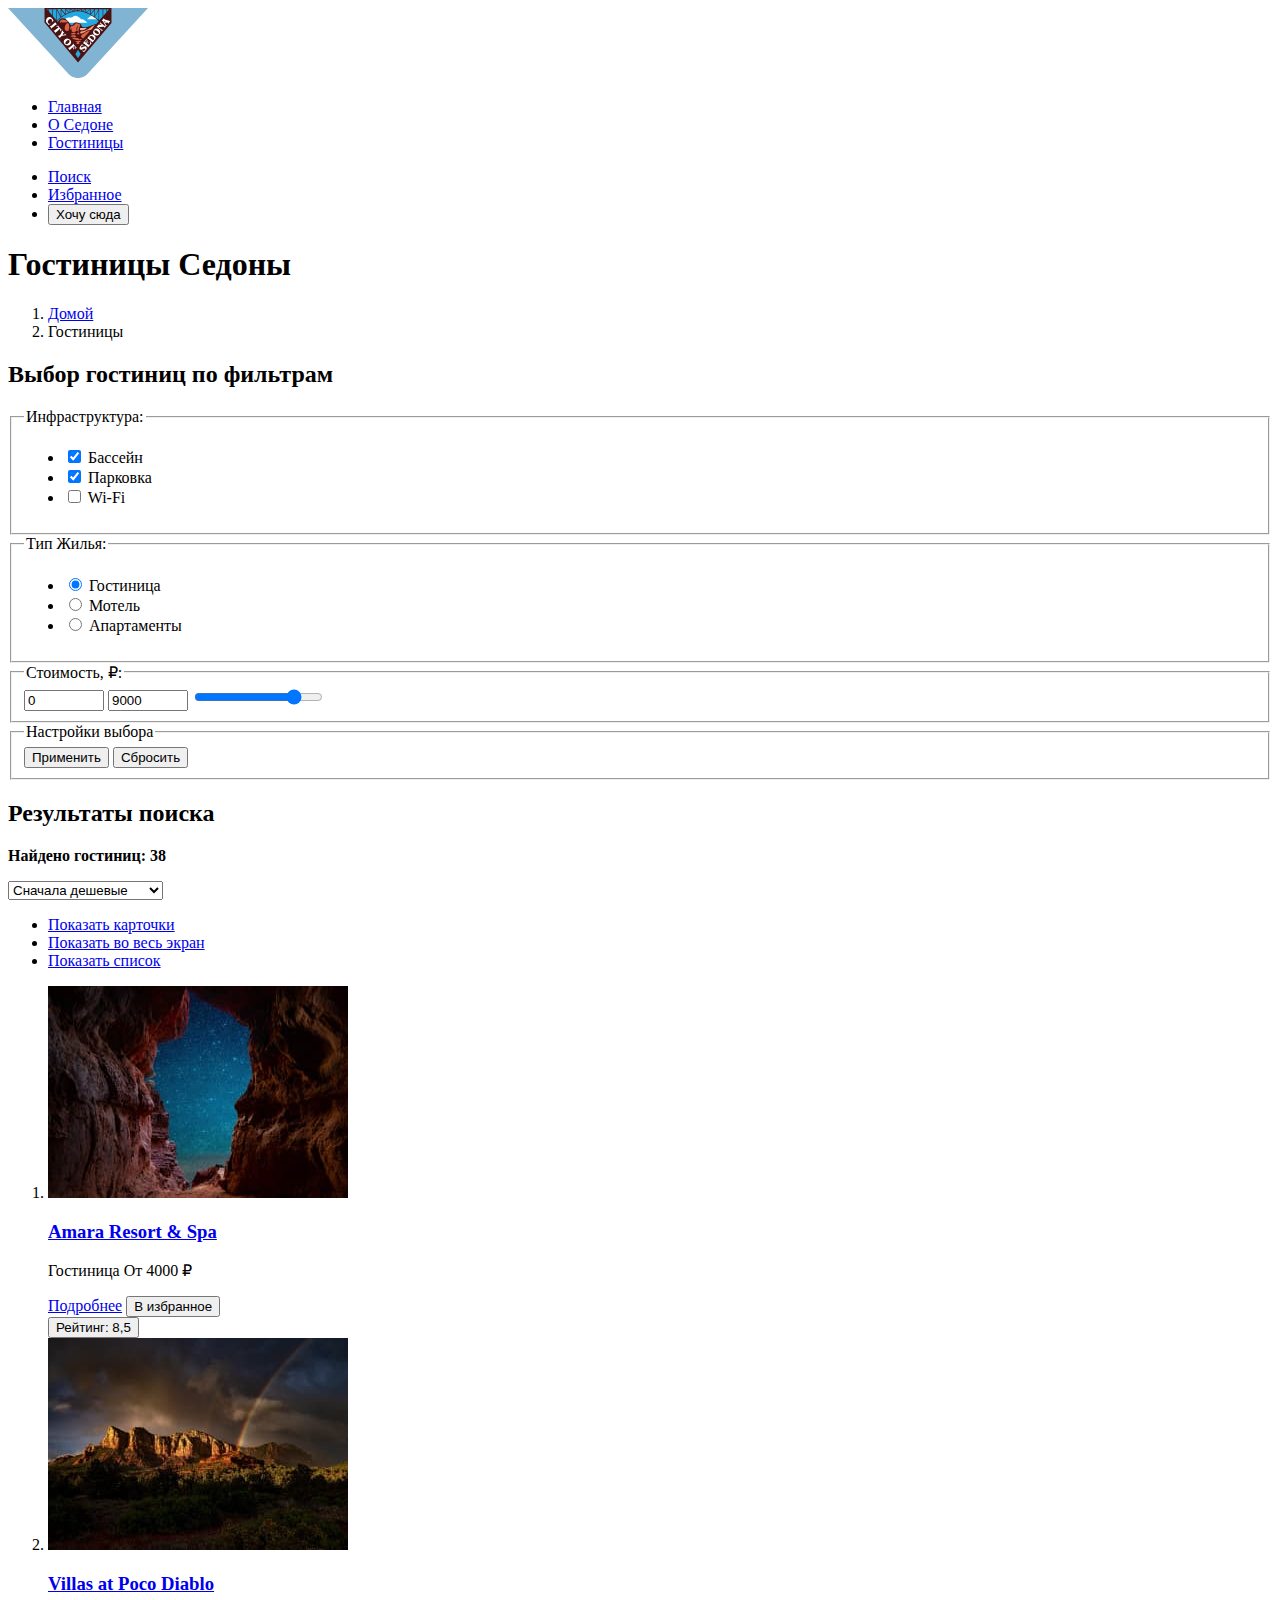
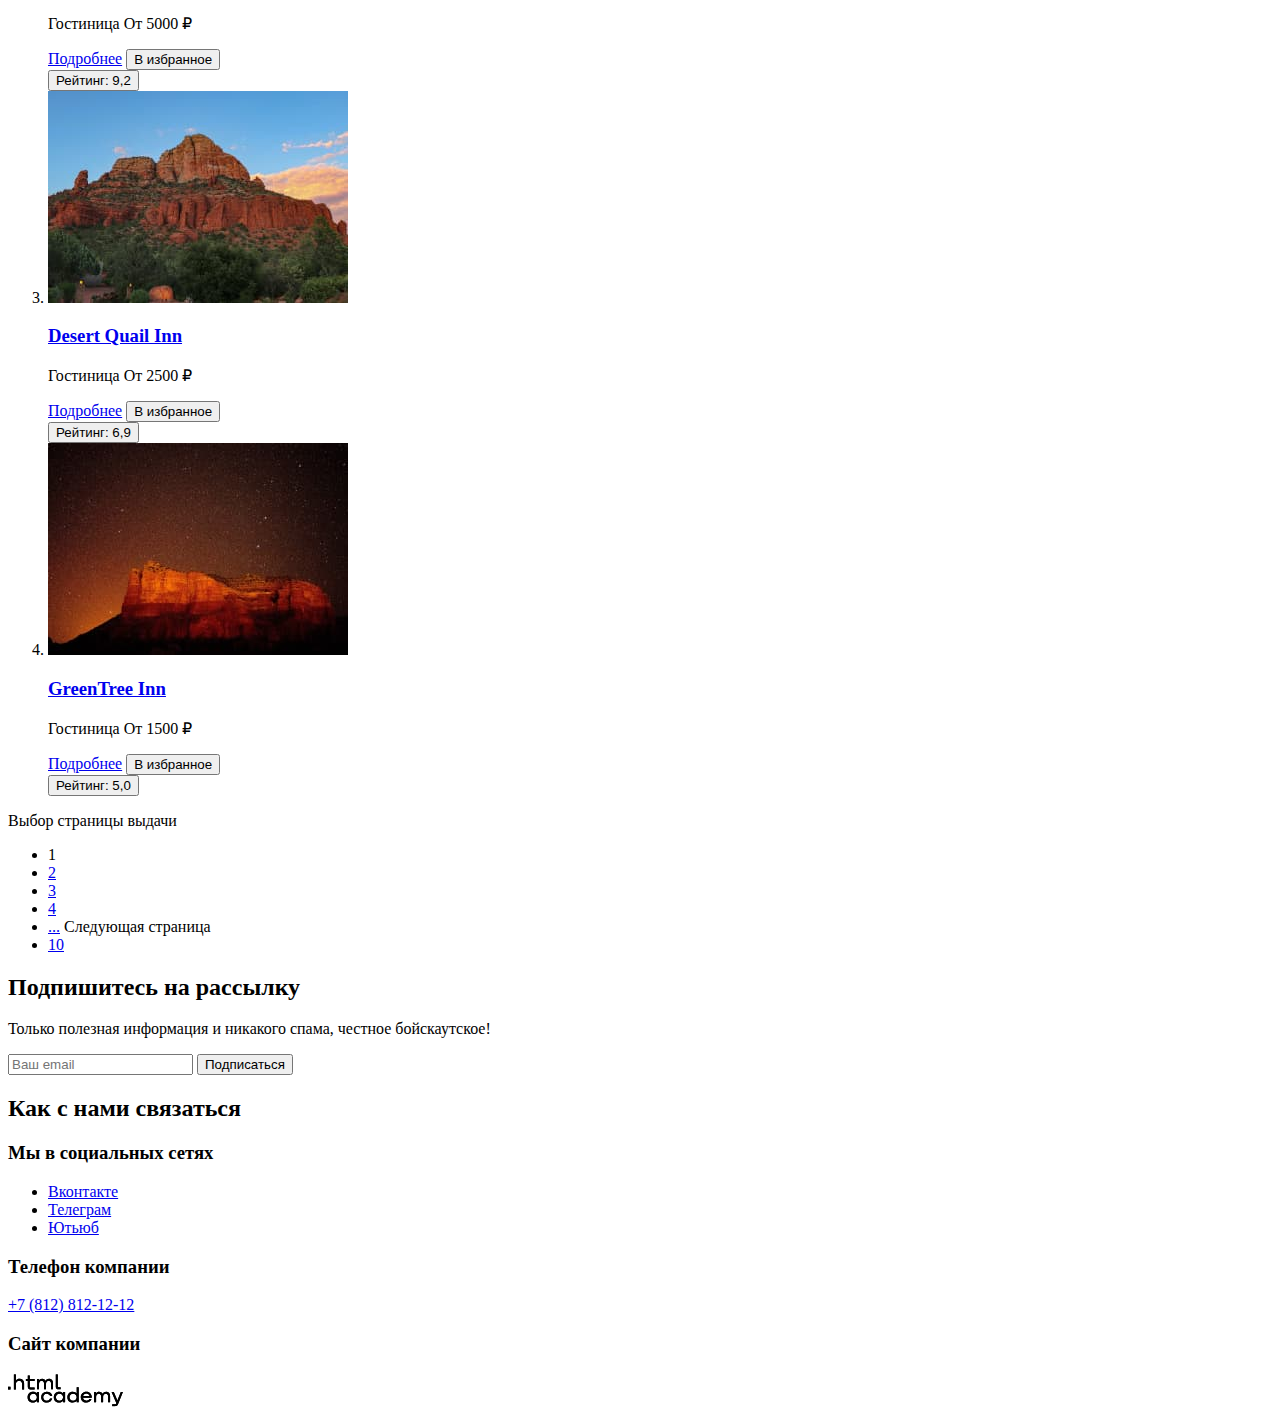
<file: 3/catalog.html>
<!DOCTYPE html>
<html lang="ru">

  <head>
    <meta charset="utf-8">
    <title>Каталог</title>
    <base href="https://htmlacademy-htmlcss.github.io/2215723-sedona-36/3/">
</head>

  <body>
    <header class="header-main">
      <nav class="header-navigation">
        <a class="header-logo-link" href="index.html">
          <img class="header-logo" width="140" height="70" src="images/header/logo-sedona.svg"
            alt="Логотип города Седона.">
        </a>
        <ul class="header-navigation-list">
          <li class="header-navigation-item">
            <a class="header-navigation-link" href="index.html">Главная</a>
          </li>
          <li class="header-navigation-item">
            <a class="header-navigation-link" href="#">О Седоне</a>
          </li>
          <li class="header-navigation-item">
            <a class="header-navigation-link" href="catalog.html">Гостиницы</a>
          </li>
        </ul>
        <ul class="header-navigation-list header-navigation-user">
          <li class="header-navigation-item">
            <a class="header-navigation-link" href="#">
              <span class="visually-hidden">Поиск</span>
            </a>
          </li>
          <li class="header-navigation-item">
            <a class="header-navigation-link" href="#">
              <span class="visually-hidden">Избранное</span>
            </a>
          </li>
          <li class="header-navigation-item">
            <form class="form-button" action="https://echo.htmlacademy.ru/" method="post">
              <button class="button" type="submit">Хочу сюда</button>
            </form>
          </li>
        </ul>
      </nav>
    </header>
    <main class="main-inner">
      <div class="filter-wrapper">
        <header class="inner-header">
          <h1 class="inner-header-title">Гостиницы Седоны</h1>
          <ol class="breadcrumbs">
            <li class="breadcrumbs-item">
              <a class="breadcrumbs-link" href="index.html">
                <span class="visually-hidden">Домой</span></a>
            </li>
            <li class="breadcrumbs-item">
              <a class="breadcrumbs-link">Гостиницы</a>
            </li>
          </ol>
        </header>
        <section class="filter">
          <h2 class="visually-hidden">Выбор гостиниц по фильтрам</h2>
          <form class="catalog-filter" action="https://echo.htmlacademy.ru/" method="post">
            <div class="filter-left">
              <fieldset class="catalog-filter-group">
                <legend class="catalog-filter-title">Инфраструктура:</legend>
                <ul class="catalog-filter-list">
                  <li class="catalog-filter-item">
                    <label class="control">
                      <input class="control-input" type="checkbox" name="swimpool" checked> Бассейн
                    </label>
                  </li>
                  <li class="catalog-filter-item">
                    <label class="control">
                      <input class="control-input" type="checkbox" name="parking" checked> Парковка
                    </label>
                  </li>
                  <li class="catalog-filter-item">
                    <label class="control">
                      <input class="control-input" type="checkbox" name="wi-fi"> Wi-Fi
                    </label>
                  </li>
                </ul>
              </fieldset>
              <fieldset class="catalog-filter-group">
                <legend class="catalog-filter-title">Тип Жилья:</legend>
                <ul class="catalog-filter-list">
                  <li class="catalog-filter-item">
                    <label class="control">
                      <input class="control-input" type="radio" name="house-type" value="hotel" checked> Гостиница
                    </label>
                  </li>
                  <li class="catalog-filter-item">
                    <label class="control">
                      <input class="control-input" type="radio" name="house-type" value="motel"> Мотель
                    </label>
                  </li>
                  <li class="catalog-filter-item">
                    <label class="control">
                      <input class="control-input" type="radio" name="house-type" value="apartments"> Апартаменты
                    </label>
                  </li>
                </ul>
              </fieldset>
            </div>
            <div class="filter-right">
              <fieldset class="catalog-filter-group">
                <legend class="catalog-filter-title">Стоимость, ₽:</legend>
                <input type="number" name="price-min" min="0" max="11000" value="0" placeholder="от">
                <input type="number" name="price-min" min="0" max="11000" value="9000" placeholder="до">
                <input type="range" name="price-range" min="0" max="11000" value="9000">
                <!-- вернуться после лайва -->
              </fieldset>
              <fieldset class="catalog-filter-group">
                <legend class="visually-hidden">Настройки выбора</legend>
                <button class="button" type="submit">Применить</button>
                <button class="button" type="reset">Сбросить</button>
              </fieldset>
            </div>
          </form>
        </section>
      </div>
      <section class="filter-results">
        <h2 class="visually-hidden">Результаты поиска</h2>
        <p class="p-results"><strong>Найдено гостиниц: 38</strong></p>
        <div class="results-control">
          <select class="select-control">
            <option value="cheap" selected>Сначала дешевые</option>
            <option value="popular">Сначала популярные</option>
            <option value="expensive">Сначала дорогие</option>
          </select>
          <div class="type-button-results">
            <ul class="type-button-results-list">
              <li class="type-button-results-item">
                <a class="button button-selected" href="#">
                  <span class="visually-hidden">Показать карточки</span>
                </a>
              </li>
              <li class="type-button-results-item">
                <a class="button" href="#">
                  <span class="visually-hidden">Показать во весь экран</span>
                </a>
              </li>
              <li class="type-button-results-item">
                <a class="button" href="#">
                  <span class="visually-hidden">Показать список</span>
                </a>
              </li>
            </ul>
          </div>
        </div>
        <div class="catalog-content">
          <ol class="catalog-list">
            <li class="catalog-item">
              <a class="catalog-link" href="#">
                <img class="catalog-item-image" width="300" height="212" src="images/catalog/hotels/hotel-1.jpg"
                  alt="Звездное небо из пещеры.">
                <h3 class="catalog-title">Amara Resort & Spa</h3>
              </a>
              <p class="p-apartment">
                <span class="type-apartament">Гостиница</span>
                <span class="apartment-price">От 4000 ₽</span>
              </p>
              <div class="apartment-button">
                <a class="button" href="#">Подробнее</a>
                <button class="button" type="button">В избранное</button>
              </div>
              <div class="apartment-rating">
                <button class="button" type="button">Рейтинг: <span class="number-rating">8,5</span></button>
                <!-- <p class="stars star-5">
  <span class="visually-hidden">5 звёзд</span>
</p> -->
              </div>
            </li>
            <li class="catalog-item">
              <a class="catalog-link" href="#">
                <img class="catalog-item-image" width="300" height="212" src="images/catalog/hotels/hotel-2.jpg"
                  alt="Кафедральная гора Седоны.">
                <h3 class="catalog-title">Villas at Poco Diablo</h3>
              </a>
              <p class="p-apartment">
                <span class="type-apartament">Гостиница</span>
                <span class="apartment-price">От 5000 ₽</span>
              </p>
              <div class="apartment-button">
                <a class="button" href="#">Подробнее</a>
                <button class="button" type="button">В избранное</button>
              </div>
              <div class="apartment-rating">
                <button class="button" type="button">Рейтинг: <span class="number-rating">9,2</span></button>
                <!-- вернуться после лайва -->
              </div>
            </li>
            <li class="catalog-item">
              <a class="catalog-link" href="#">
                <img class="catalog-item-image" width="300" height="212" src="images/catalog/hotels/hotel-3.jpg"
                  alt="Пейзаж Аризоны.">
                <h3 class="catalog-title">Desert Quail Inn</h3>
              </a>
              <p class="p-apartment">
                <span class="type-apartament">Гостиница</span>
                <span class="apartment-price">От 2500 ₽</span>
              </p>
              <div class="apartment-button">
                <a class="button" href="#">Подробнее</a>
                <button class="button" type="button">В избранное</button>
              </div>
              <div class="apartment-rating">
                <button class="button" type="button">Рейтинг: <span class="number-rating">6,9
                  </span></button>
                <!-- вернуться после лайва -->
              </div>
            </li>
            <li class="catalog-item">
              <a class="catalog-link" href="#">
                <img class="catalog-item-image" width="300" height="212" src="images/catalog/hotels/hotel-4.jpg"
                  alt="Ночные красные скалы.">
                <h3 class="catalog-title">GreenTree Inn</h3>
              </a>
              <p class="p-apartment">
                <span class="type-apartament">Гостиница</span>
                <span class="apartment-price">От 1500 ₽</span>
              </p>
              <div class="apartment-button">
                <a class="button" href="#">Подробнее</a>
                <button class="button" type="button">В избранное</button>
              </div>
              <div class="apartment-rating">
                <button class="button" type="button">Рейтинг: <span class="number-rating">5,0
                  </span></button>
                <!-- вернуться после лайва -->
              </div>
            </li>
          </ol>
        </div>
        <div class="pagination-frame">
          <span class="visually-hidden">Выбор страницы выдачи</span>
          <ul class="pagination">
            <li class="pagination-item">
              <a class="pagination-link pagination-current">1</a>
            </li>
            <li class="pagination-item">
              <a class="pagination-link" href="#">2</a>
            </li>
            <li class="pagination-item">
              <a class="pagination-link" href="#">3</a>
            </li>
            <li class="pagination-item">
              <a class="pagination-link" href="#">4</a>
            </li>
            <li class="pagination-item">
              <a class="pagination-link" href="#">...</a>
              <span class="visually-hidden">Следующая страница</span>
            </li>
            <li class="pagination-item">
              <a class="pagination-link" href="#">10</a>
            </li>
          </ul>
        </div>
      </section>
      <section class="subscribe">
        <div class="subscribe-main">
          <h2 class="subscribe-main-title">Подпишитесь на рассылку</h2>
          <p class="annotation">Только полезная информация и никакого спама, честное бойскаутское!</p>
          <form class="subscribe-form subscribe-form-background" action="https://echo.htmlacademy.ru/" method="post">
            <input class="subscribe-field" placeholder="Ваш email" type="email" name="email" id="subscribe-email"
              required>
            <button class="button" type="submit">Подписаться</button>
          </form>
        </div>
      </section>
      <footer class="page-footer">
        <h2 class="visually-hidden">Как с нами связаться</h2>
        <section class="footer-social">
          <h3 class="visually-hidden">Мы в социальных сетях</h3>
          <ul class="footer-social-list">
            <li class="footer-social-item">
              <a class="button" href="https://vk.com/htmlacademy">
                <span class="visually-hidden">Вконтакте</span>
              </a>
            </li>
            <li class="footer-social-item">
              <a class="button" href="https://t.me/htmlacademy">
                <span class="visually-hidden">Телеграм</span>
              </a>
            </li>
            <li class="footer-social-item">
              <a class="button" href="https://www.youtube.com/user/htmlacademyru">
                <span class="visually-hidden">Ютьюб</span>
              </a>
            </li>
          </ul>
        </section>
        <section class="footer-contacts">
          <h3 class="visually-hidden">Телефон компании</h3>
          <a class="contacts-phone" href="tel:+78121212">+7 (812) 812-12-12</a>
        </section>
        <section class="footer-logo">
          <h3 class="visually-hidden">Сайт компании</h3>
          <a class="footer-logo-link" href="https://htmlacademy.ru">
            <img class="footer-logo-img" width="115" height="33" src="images/footer/logo-htmlacademy.svg"
              alt="Логотип HTML Академии.">
          </a>
        </section>
      </footer>
    </main>
  </body>

</html>
</file>
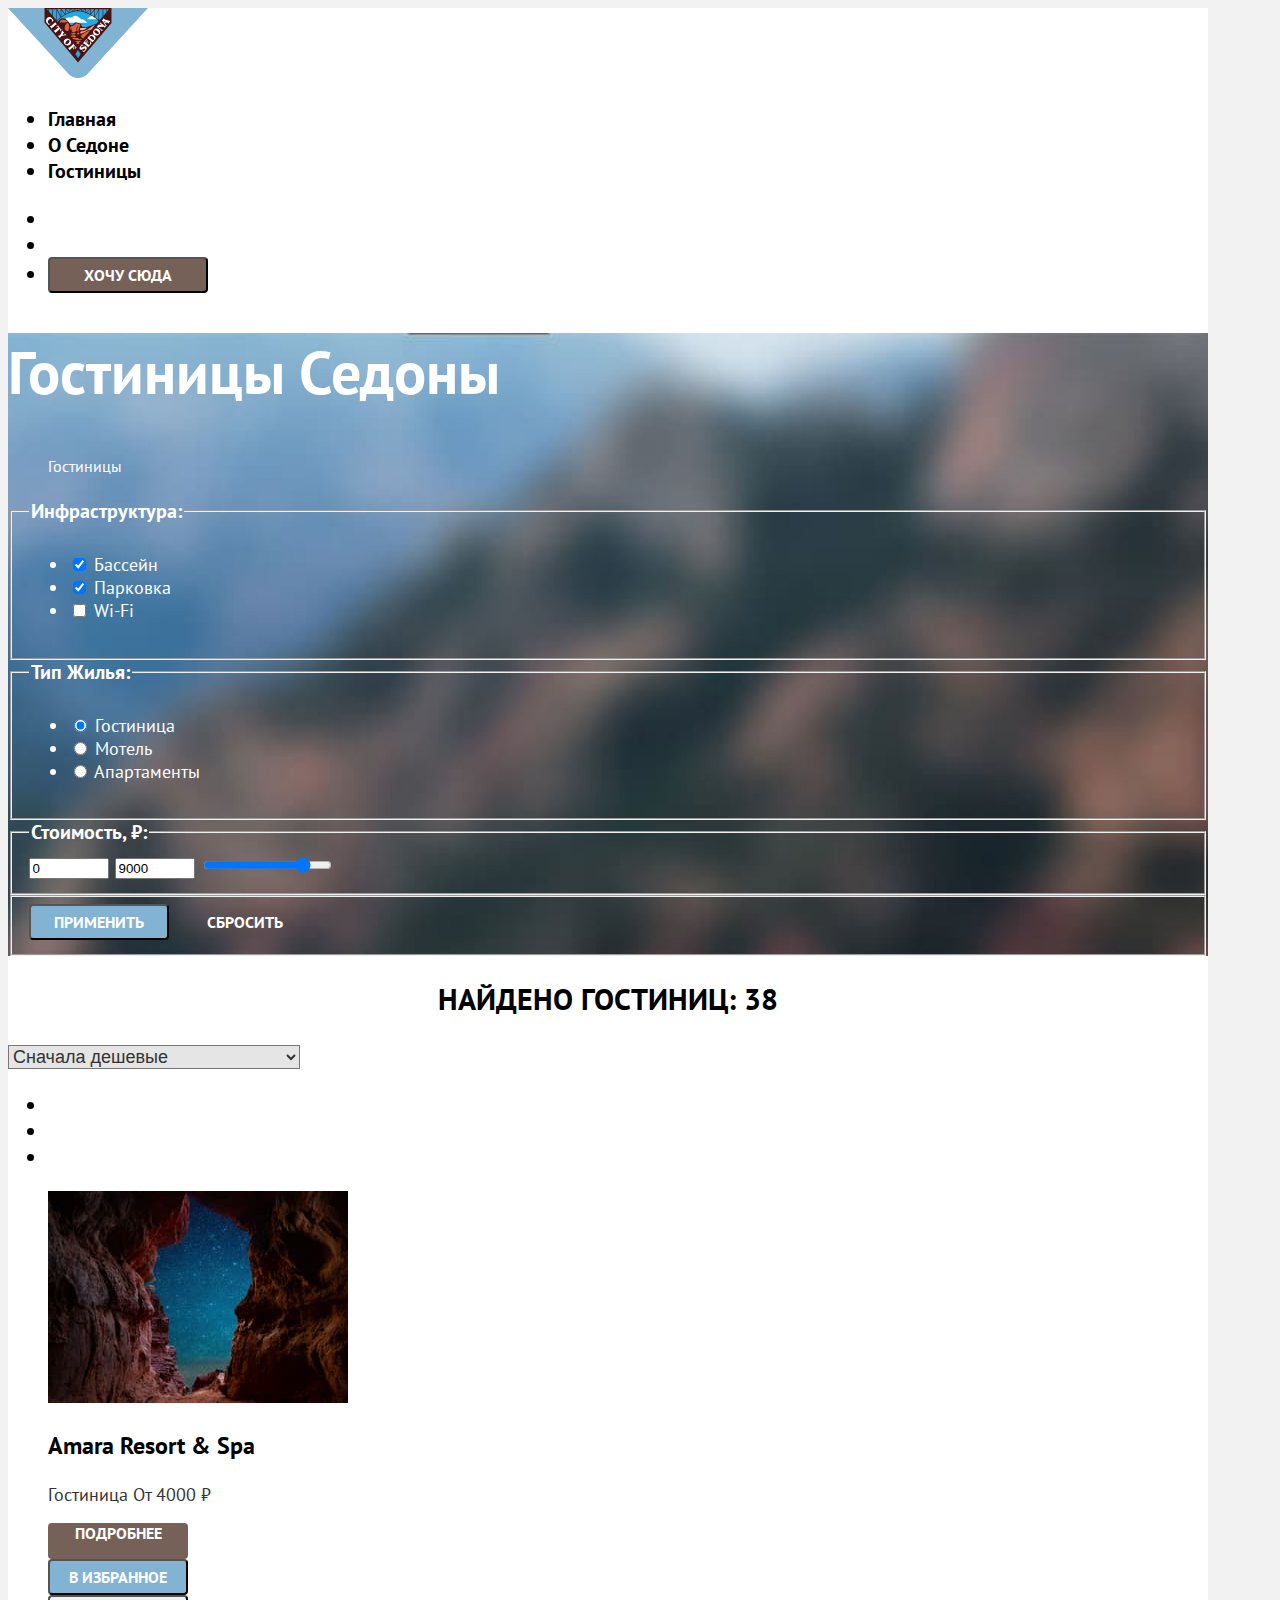
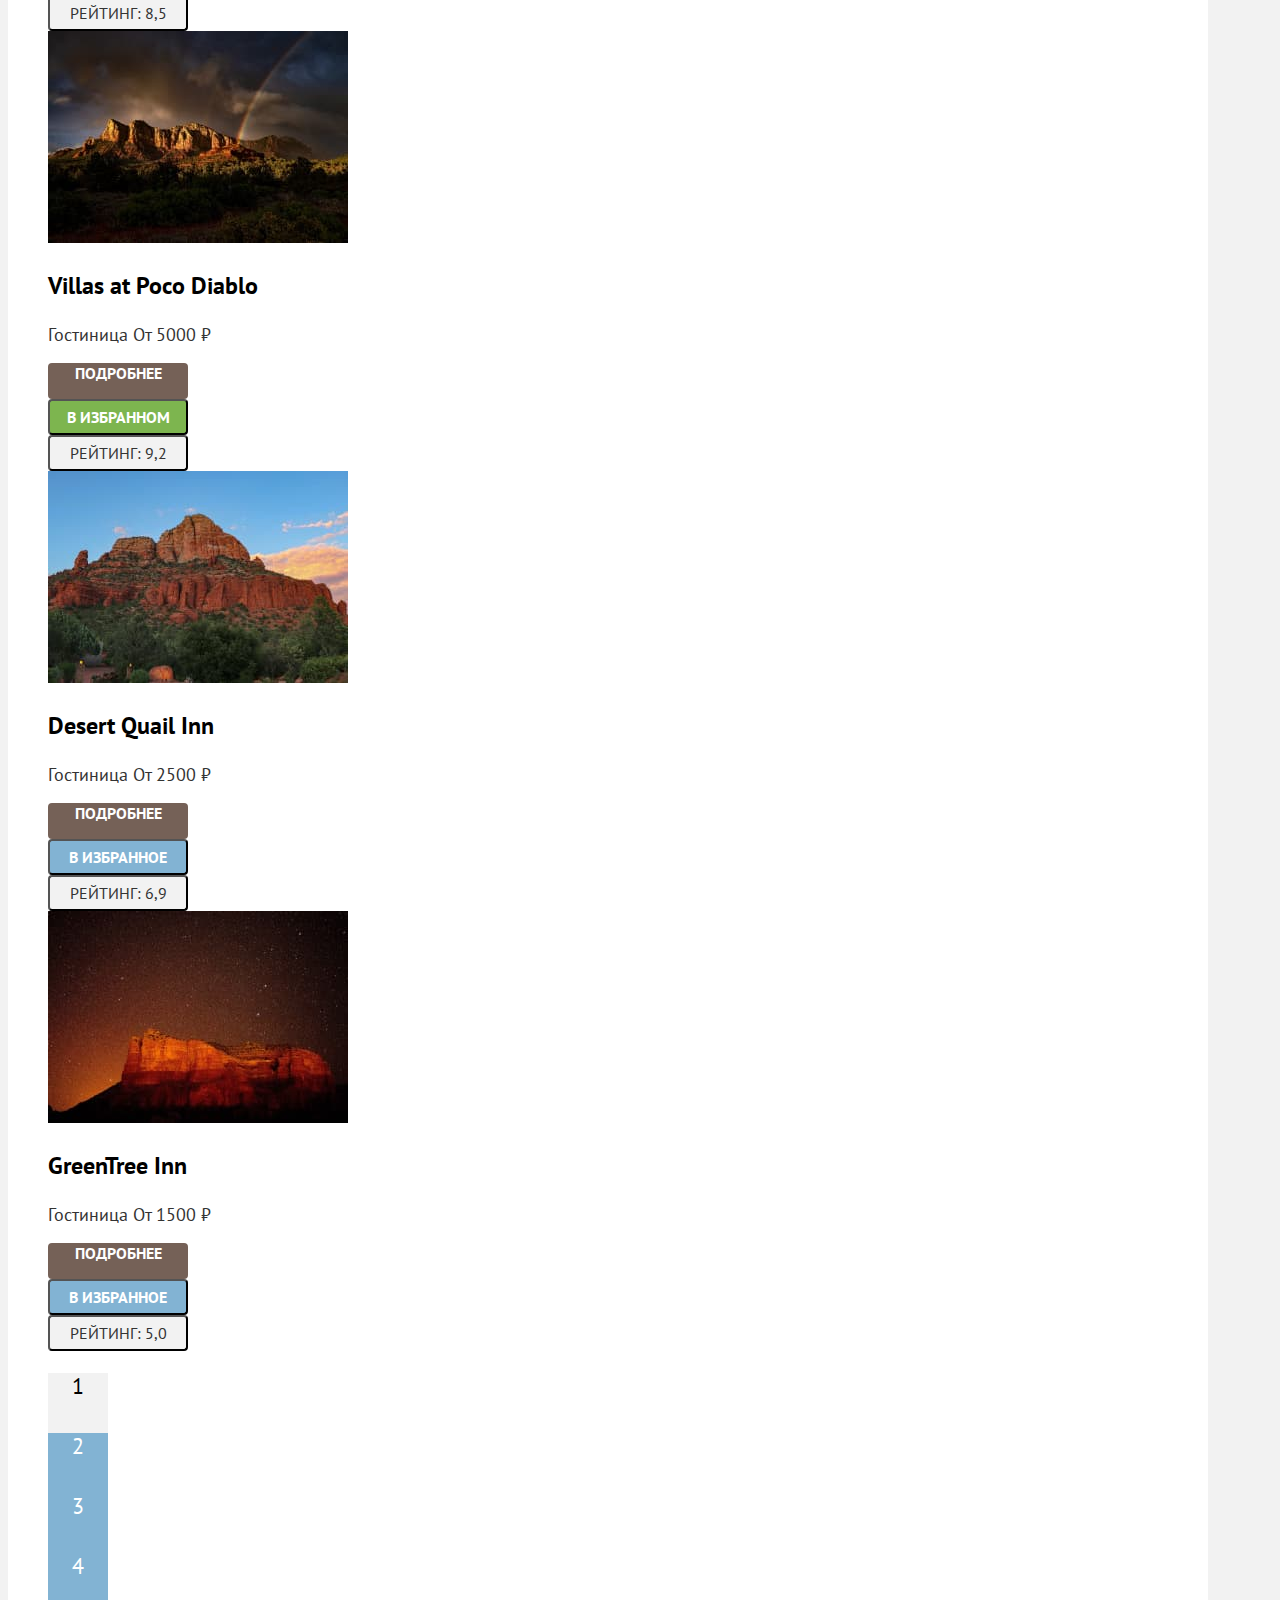
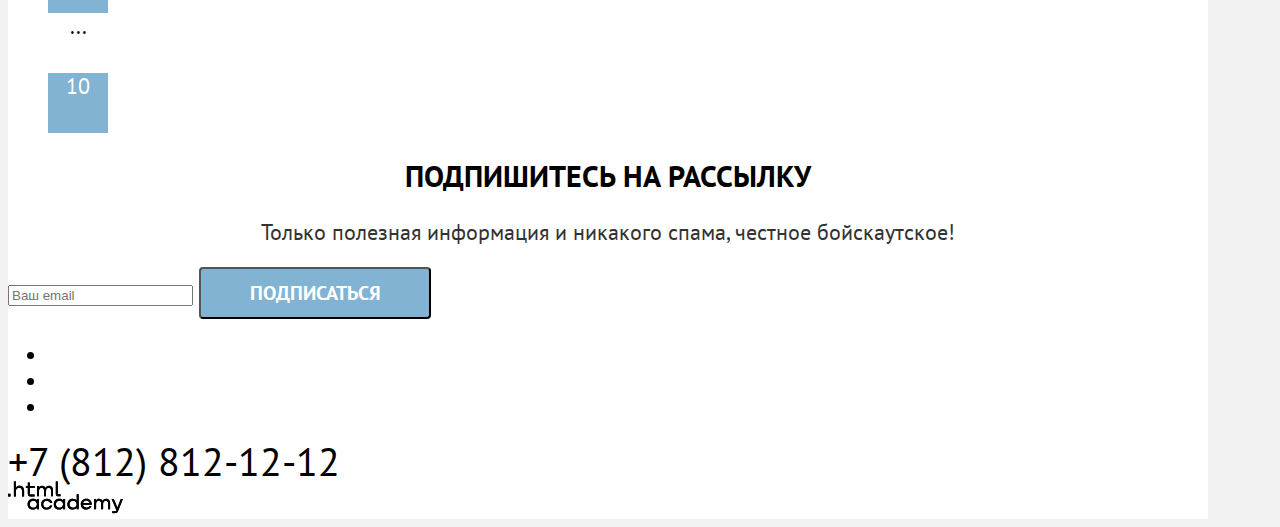
<file: 4/catalog.html>
<!DOCTYPE html>
<html lang="ru">

  <head>
    <meta charset="utf-8">
    <title>Каталог</title>
    <link rel="stylesheet" href="styles/styles.css">
    <base href="https://htmlacademy-htmlcss.github.io/2215723-sedona-36/4/">
</head>

  <body>
    <div class="wrapper">
      <header class="header-main">
        <nav class="header-navigation">
          <a class="header-logo-link" href="index.html">
            <img class="header-logo" width="140" height="70" src="images/header/logo-sedona.svg"
              alt="Логотип города Седона.">
          </a>
          <ul class="header-navigation-list">
            <li class="header-navigation-item">
              <a class="header-navigation-link" href="index.html">Главная</a>
            </li>
            <li class="header-navigation-item">
              <a class="header-navigation-link" href="#">О Седоне</a>
            </li>
            <li class="header-navigation-item">
              <a class="header-navigation-link" href="catalog.html">Гостиницы</a>
            </li>
          </ul>
          <ul class="header-navigation-list header-navigation-user">
            <li class="header-navigation-item">
              <a class="header-navigation-link" href="#">
                <span class="visually-hidden">Поиск</span>
              </a>
            </li>
            <li class="header-navigation-item">
              <a class="header-navigation-link" href="#">
                <span class="visually-hidden">Избранное</span>
              </a>
            </li>
            <li class="header-navigation-item">
              <form class="form-button" action="https://echo.htmlacademy.ru/" method="post">
                <button class="button button-header " type="submit">Хочу сюда</button>
              </form>
            </li>
          </ul>
        </nav>
      </header>
      <main class="main-inner">
        <div class="filter-wrapper">
          <header class="inner-header">
            <h1 class="inner-header-title">Гостиницы Седоны</h1>
            <ol class="breadcrumbs">
              <li class="breadcrumbs-item">
                <a class="breadcrumbs-link" href="index.html">
                  <span class="visually-hidden">Домой</span></a>
              </li>
              <li class="breadcrumbs-item">
                <a class="breadcrumbs-link">Гостиницы</a>
              </li>
            </ol>
          </header>
          <section class="filter">
            <h2 class="visually-hidden">Выбор гостиниц по фильтрам</h2>
            <form class="catalog-filter" action="https://echo.htmlacademy.ru/" method="post">
              <div class="filter-left">
                <fieldset class="catalog-filter-group">
                  <legend class="catalog-filter-title">Инфраструктура:</legend>
                  <ul class="catalog-filter-list">
                    <li class="catalog-filter-item">
                      <label class="control">
                        <input class="control-input" type="checkbox" name="swimpool" checked> Бассейн
                      </label>
                    </li>
                    <li class="catalog-filter-item">
                      <label class="control">
                        <input class="control-input" type="checkbox" name="parking" checked> Парковка
                      </label>
                    </li>
                    <li class="catalog-filter-item">
                      <label class="control">
                        <input class="control-input" type="checkbox" name="wi-fi"> Wi-Fi
                      </label>
                    </li>
                  </ul>
                </fieldset>
                <fieldset class="catalog-filter-group">
                  <legend class="catalog-filter-title">Тип Жилья:</legend>
                  <ul class="catalog-filter-list">
                    <li class="catalog-filter-item">
                      <label class="control">
                        <input class="control-input" type="radio" name="house-type" value="hotel" checked> Гостиница
                      </label>
                    </li>
                    <li class="catalog-filter-item">
                      <label class="control">
                        <input class="control-input" type="radio" name="house-type" value="motel"> Мотель
                      </label>
                    </li>
                    <li class="catalog-filter-item">
                      <label class="control">
                        <input class="control-input" type="radio" name="house-type" value="apartments"> Апартаменты
                      </label>
                    </li>
                  </ul>
                </fieldset>
              </div>
              <div class="filter-right">
                <fieldset class="catalog-filter-group">
                  <legend class="catalog-filter-title">Стоимость, ₽:</legend>
                  <input type="number" name="price-min" min="0" max="11000" value="0" placeholder="от">
                  <input type="number" name="price-min" min="0" max="11000" value="9000" placeholder="до">
                  <input type="range" name="price-range" min="0" max="11000" value="9000">
                  <!-- вернуться после лайва -->
                </fieldset>
                <fieldset class="catalog-filter-group">
                  <legend class="visually-hidden">Настройки выбора</legend>
                  <button class="button" type="submit">Применить</button>
                  <button class="button button-reset" type="reset">Сбросить</button>
                </fieldset>
              </div>
            </form>
          </section>
        </div>
        <section class="filter-results">
          <h2 class="section-title">Найдено гостиниц: 38</h2>
          <div class="results-control">
            <select class="select-control">
              <option value="cheap" selected>Сначала дешевые</option>
              <option value="popular">Сначала популярные</option>
              <option value="expensive">Сначала дорогие</option>
            </select>
            <div class="type-button-results">
              <ul class="type-button-results-list">
                <li class="type-button-results-item">
                  <a class="button button-selected" href="#">
                    <span class="visually-hidden">Показать карточки</span>
                  </a>
                </li>
                <li class="type-button-results-item">
                  <a class="button" href="#">
                    <span class="visually-hidden">Показать во весь экран</span>
                  </a>
                </li>
                <li class="type-button-results-item">
                  <a class="button" href="#">
                    <span class="visually-hidden">Показать список</span>
                  </a>
                </li>
              </ul>
            </div>
          </div>
          <div class="catalog-content">
            <ol class="catalog-list">
              <li class="catalog-item">
                <a class="catalog-link" href="#">
                  <img class="catalog-item-image" width="300" height="212" src="images/catalog/hotels/hotel-1.jpg"
                    alt="Звездное небо из пещеры.">
                  <h3 class="catalog-title">Amara Resort & Spa</h3>
                </a>
                <p class="p-apartment">
                  <span class="type-apartament">Гостиница</span>
                  <span class="apartment-price">От 4000 ₽</span>
                </p>
                <div class="apartment-button">
                  <a class="button button-apartment-detail" href="#">Подробнее</a>
                  <button class="button" type="button">В избранное</button>
                </div>
                <div class="apartment-rating">
                  <button class="button button-apartment-rating" type="button">Рейтинг: <span
                      class="number-rating">8,5</span></button>
                  <!-- <p class="stars star-5">
  <span class="visually-hidden">5 звёзд</span>
</p> -->
                </div>
              </li>
              <li class="catalog-item">
                <a class="catalog-link" href="#">
                  <img class="catalog-item-image" width="300" height="212" src="images/catalog/hotels/hotel-2.jpg"
                    alt="Кафедральная гора Седоны.">
                  <h3 class="catalog-title">Villas at Poco Diablo</h3>
                </a>
                <p class="p-apartment">
                  <span class="type-apartament">Гостиница</span>
                  <span class="apartment-price">От 5000 ₽</span>
                </p>
                <div class="apartment-button">
                  <a class="button button-apartment-detail" href="#">Подробнее</a>
                  <button class="button button-apartment-selected" type="button">В избранном</button>
                </div>
                <div class="apartment-rating">
                  <button class="button button-apartment-rating" type="button">Рейтинг: <span
                      class="number-rating">9,2</span></button>
                  <!-- вернуться после лайва -->
                </div>
              </li>
              <li class="catalog-item">
                <a class="catalog-link" href="#">
                  <img class="catalog-item-image" width="300" height="212" src="images/catalog/hotels/hotel-3.jpg"
                    alt="Пейзаж Аризоны.">
                  <h3 class="catalog-title">Desert Quail Inn</h3>
                </a>
                <p class="p-apartment">
                  <span class="type-apartament">Гостиница</span>
                  <span class="apartment-price">От 2500 ₽</span>
                </p>
                <div class="apartment-button">
                  <a class="button button-apartment-detail" href="#">Подробнее</a>
                  <button class="button" type="button">В избранное</button>
                </div>
                <div class="apartment-rating">
                  <button class="button button-apartment-rating" type="button">Рейтинг: <span class="number-rating">6,9
                    </span></button>
                  <!-- вернуться после лайва -->
                </div>
              </li>
              <li class="catalog-item">
                <a class="catalog-link" href="#">
                  <img class="catalog-item-image" width="300" height="212" src="images/catalog/hotels/hotel-4.jpg"
                    alt="Ночные красные скалы.">
                  <h3 class="catalog-title">GreenTree Inn</h3>
                </a>
                <p class="p-apartment">
                  <span class="type-apartament">Гостиница</span>
                  <span class="apartment-price">От 1500 ₽</span>
                </p>
                <div class="apartment-button">
                  <a class="button button-apartment-detail" href="#">Подробнее</a>
                  <button class="button" type="button">В избранное</button>
                </div>
                <div class="apartment-rating">
                  <button class="button button-apartment-rating" type="button">Рейтинг: <span class="number-rating">5,0
                    </span></button>
                  <!-- вернуться после лайва -->
                </div>
              </li>
            </ol>
          </div>
          <div class="pagination-frame">
            <span class="visually-hidden">Выбор страницы выдачи</span>
            <ul class="pagination">
              <li class="pagination-item pagination-item-current">
                <a class="pagination-link pagination-current">1</a>
              </li>
              <li class="pagination-item">
                <a class="pagination-link" href="#">2</a>
              </li>
              <li class="pagination-item">
                <a class="pagination-link" href="#">3</a>
              </li>
              <li class="pagination-item">
                <a class="pagination-link" href="#">4</a>
              </li>
              <li class="pagination-item pagination-item-next">
                <a class="pagination-link pagination-next-link" href="#">...</a>
                <span class="visually-hidden">Следующая страница</span>
              </li>
              <li class="pagination-item">
                <a class="pagination-link" href="#">10</a>
              </li>
            </ul>
          </div>
        </section>
        <section class="subscribe">
          <div class="subscribe-main">
            <h2 class="section-title subscribe-main-title">Подпишитесь на рассылку</h2>
            <p class="annotation">Только полезная информация и никакого спама, честное бойскаутское!</p>
            <form class="subscribe-form" action="https://echo.htmlacademy.ru/" method="post">
              <input class="subscribe-field" placeholder="Ваш email" type="email" name="email" id="subscribe-email"
                required>
              <button class="button button-subscribe" type="submit">Подписаться</button>
            </form>
          </div>
        </section>
        <footer class="page-footer">
          <h2 class="visually-hidden">Как с нами связаться</h2>
          <section class="footer-social">
            <h3 class="visually-hidden">Мы в социальных сетях</h3>
            <ul class="footer-social-list">
              <li class="footer-social-item">
                <a class="button" href="https://vk.com/htmlacademy">
                  <span class="visually-hidden">Вконтакте</span>
                </a>
              </li>
              <li class="footer-social-item">
                <a class="button" href="https://t.me/htmlacademy">
                  <span class="visually-hidden">Телеграм</span>
                </a>
              </li>
              <li class="footer-social-item">
                <a class="button" href="https://www.youtube.com/user/htmlacademyru">
                  <span class="visually-hidden">Ютьюб</span>
                </a>
              </li>
            </ul>
          </section>
          <section class="footer-contacts">
            <h3 class="visually-hidden">Телефон компании</h3>
            <a class="contacts-phone" href="tel:+78121212">+7 (812) 812-12-12</a>
          </section>
          <section class="footer-logo">
            <h3 class="visually-hidden">Сайт компании</h3>
            <a class="footer-logo-link" href="https://htmlacademy.ru">
              <img class="footer-logo-img" width="115" height="33" src="images/footer/logo-htmlacademy.svg"
                alt="Логотип HTML Академии.">
            </a>
          </section>
        </footer>
      </main>
    </div>
  </body>

</html>
</file>
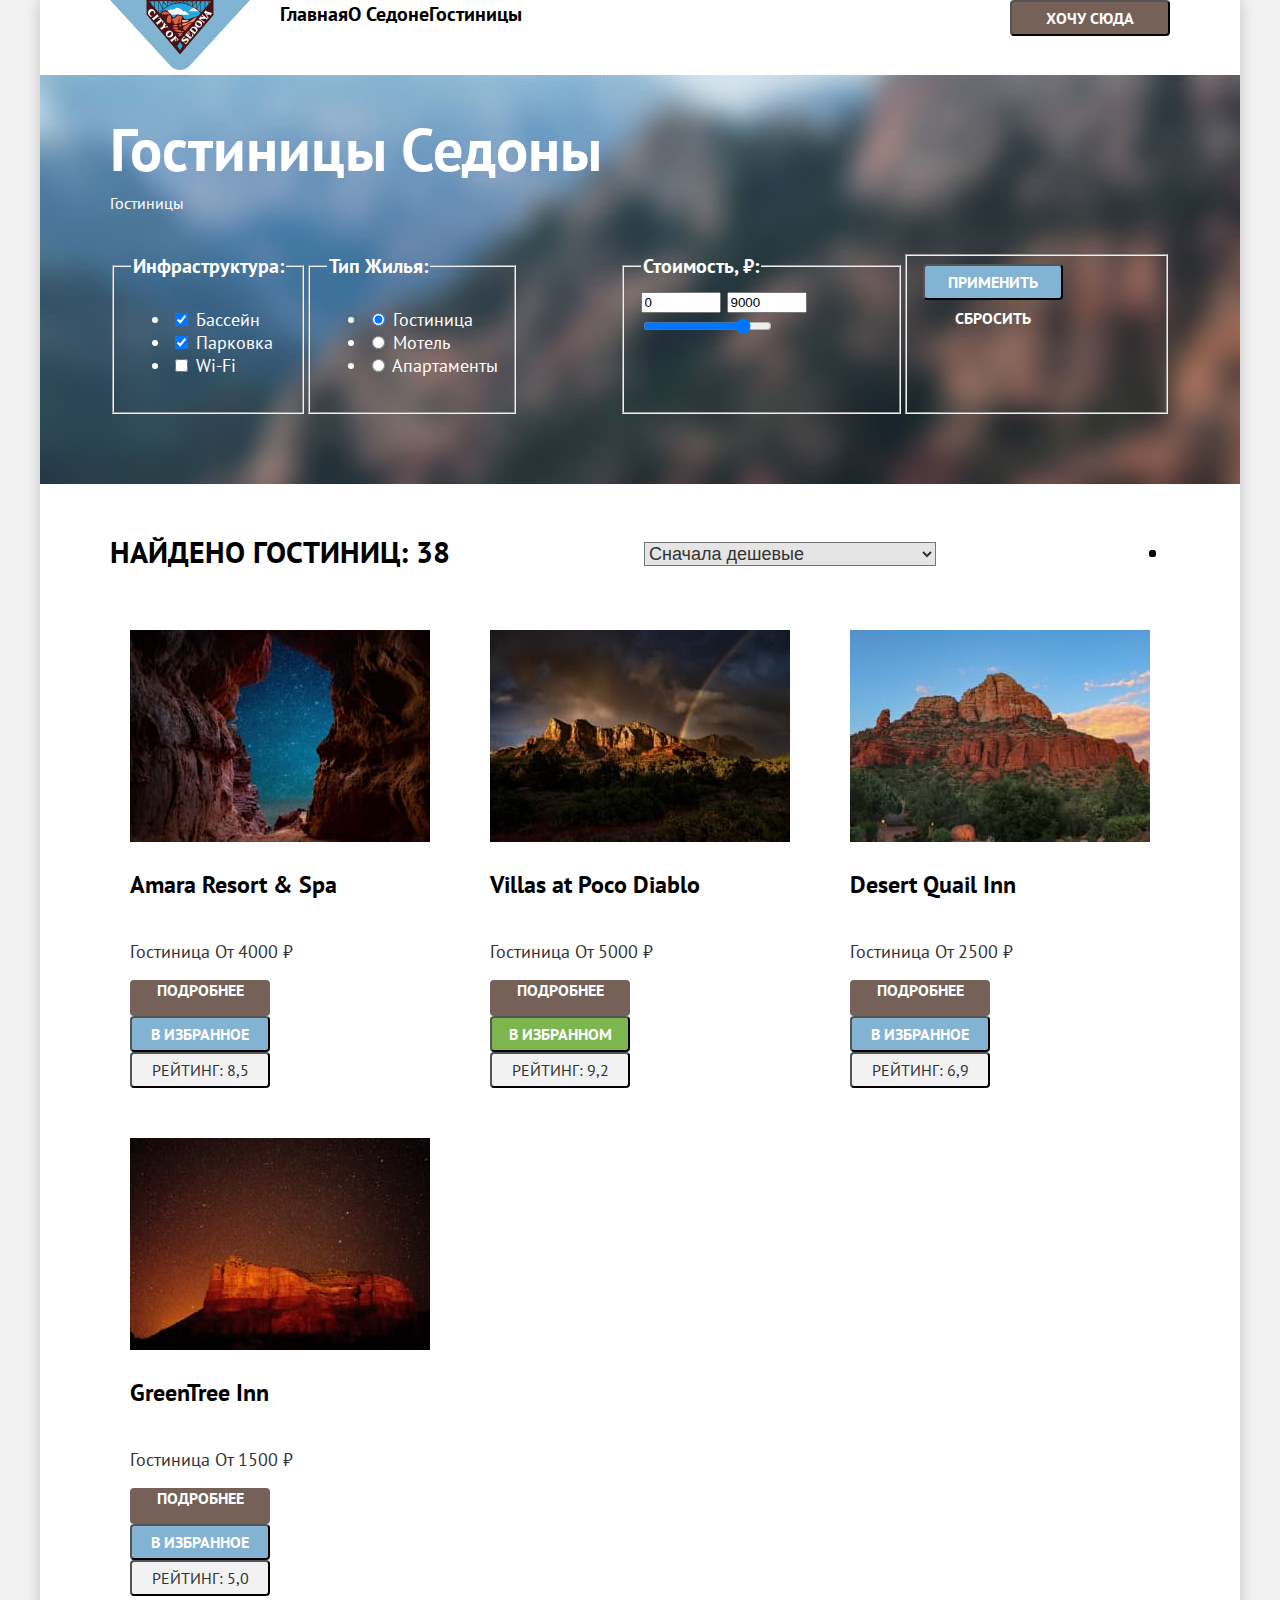
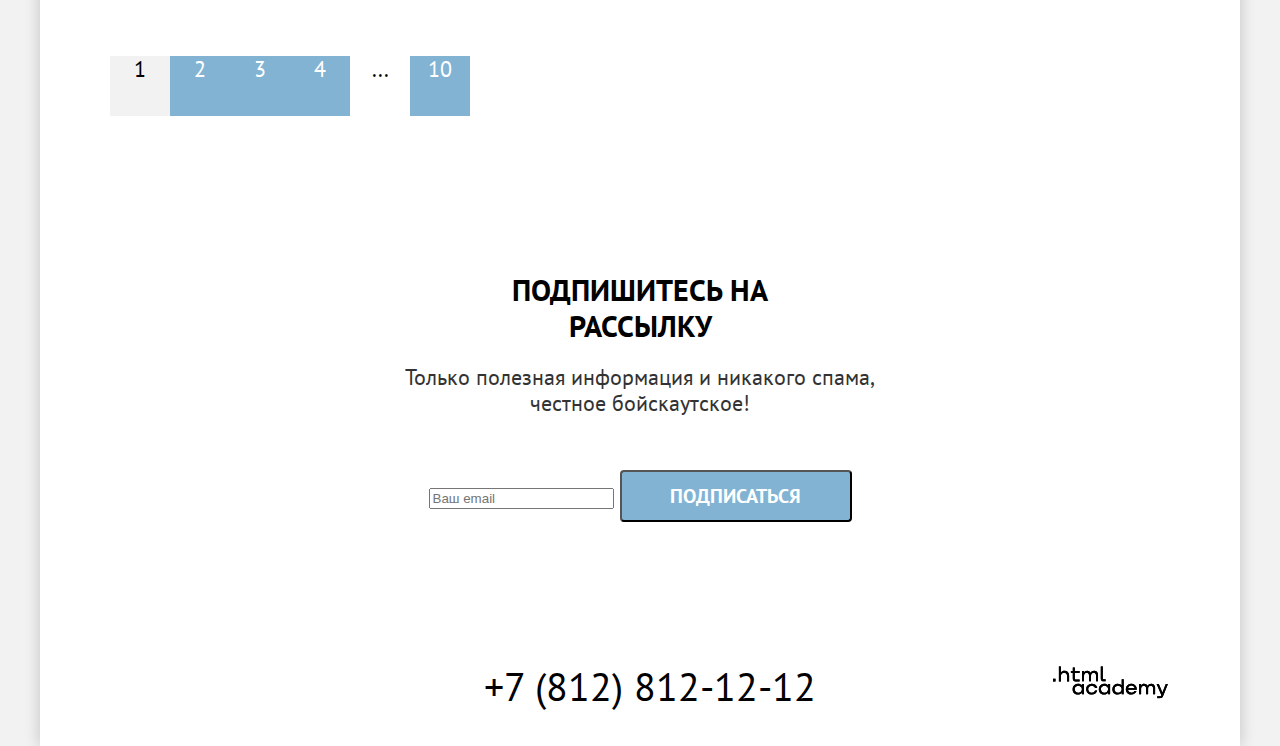
<file: 5/catalog.html>
<!DOCTYPE html>
<html lang="ru">

  <head>
    <meta charset="utf-8">
    <title>Каталог</title>
    <link rel="stylesheet" href="styles/styles.css">
    <base href="https://htmlacademy-htmlcss.github.io/2215723-sedona-36/5/">
</head>

  <body>
    <div class="wrapper">
      <header class="header-main">
        <nav class="header-navigation">
          <a class="header-logo-link" href="index.html">
            <img class="header-logo" width="140" height="70" src="images/header/logo-sedona.svg"
              alt="Логотип города Седона.">
          </a>
          <ul class="header-navigation-list">
            <li class="header-navigation-item">
              <a class="header-navigation-link" href="index.html">Главная</a>
            </li>
            <li class="header-navigation-item">
              <a class="header-navigation-link" href="#">О Седоне</a>
            </li>
            <li class="header-navigation-item">
              <a class="header-navigation-link" href="catalog.html">Гостиницы</a>
            </li>
          </ul>
          <ul class="header-navigation-list header-navigation-user">
            <li class="header-navigation-item">
              <a class="header-navigation-link" href="#">
                <span class="visually-hidden">Поиск</span>
              </a>
            </li>
            <li class="header-navigation-item">
              <a class="header-navigation-link" href="#">
                <span class="visually-hidden">Избранное</span>
              </a>
            </li>
            <li class="header-navigation-item">
              <form class="form-button" action="https://echo.htmlacademy.ru/" method="post">
                <button class="button button-header " type="submit">Хочу сюда</button>
              </form>
            </li>
          </ul>
        </nav>
      </header>
      <main class="main-inner">
        <div class="filter-wrapper">
          <header class="inner-header">
            <h1 class="inner-header-title">Гостиницы Седоны</h1>
            <ol class="breadcrumbs">
              <li class="breadcrumbs-item">
                <a class="breadcrumbs-link" href="index.html">
                  <span class="visually-hidden">Домой</span></a>
              </li>
              <li class="breadcrumbs-item">
                <a class="breadcrumbs-link">Гостиницы</a>
              </li>
            </ol>
          </header>
          <section class="filter">
            <h2 class="visually-hidden">Выбор гостиниц по фильтрам</h2>
            <form class="catalog-filter" action="https://echo.htmlacademy.ru/" method="post">
              <div class="catalog-filter-left">
                <fieldset class="catalog-filter-group">
                  <legend class="catalog-filter-title">Инфраструктура:</legend>
                  <ul class="catalog-filter-list">
                    <li class="catalog-filter-item">
                      <label class="control">
                        <input class="control-input" type="checkbox" name="swimpool" checked> Бассейн
                      </label>
                    </li>
                    <li class="catalog-filter-item">
                      <label class="control">
                        <input class="control-input" type="checkbox" name="parking" checked> Парковка
                      </label>
                    </li>
                    <li class="catalog-filter-item">
                      <label class="control">
                        <input class="control-input" type="checkbox" name="wi-fi"> Wi-Fi
                      </label>
                    </li>
                  </ul>
                </fieldset>
                <fieldset class="catalog-filter-group">
                  <legend class="catalog-filter-title">Тип Жилья:</legend>
                  <ul class="catalog-filter-list">
                    <li class="catalog-filter-item">
                      <label class="control">
                        <input class="control-input" type="radio" name="house-type" value="hotel" checked> Гостиница
                      </label>
                    </li>
                    <li class="catalog-filter-item">
                      <label class="control">
                        <input class="control-input" type="radio" name="house-type" value="motel"> Мотель
                      </label>
                    </li>
                    <li class="catalog-filter-item">
                      <label class="control">
                        <input class="control-input" type="radio" name="house-type" value="apartments"> Апартаменты
                      </label>
                    </li>
                  </ul>
                </fieldset>
              </div>
              <div class="catalog-filter-right">
                <fieldset class="catalog-filter-group">
                  <legend class="catalog-filter-title">Стоимость, ₽:</legend>
                  <input type="number" name="price-min" min="0" max="11000" value="0" placeholder="от">
                  <input type="number" name="price-min" min="0" max="11000" value="9000" placeholder="до">
                  <input type="range" name="price-range" min="0" max="11000" value="9000">
                  <!-- вернуться после лайва -->
                </fieldset>
                <fieldset class="catalog-filter-group">
                  <legend class="visually-hidden">Настройки выбора</legend>
                  <button class="button" type="submit">Применить</button>
                  <button class="button button-reset" type="reset">Сбросить</button>
                </fieldset>
              </div>
            </form>
          </section>
        </div>
        <section class="filter-results">
          <div class="filter-results-head">
            <h2 class="section-title">Найдено гостиниц: 38</h2>
            <div class="results-control">
              <select class="select-control">
                <option value="cheap" selected>Сначала дешевые</option>
                <option value="popular">Сначала популярные</option>
                <option value="expensive">Сначала дорогие</option>
              </select>
            </div>
            <div class="type-button-results">
              <ul class="type-button-results-list">
                <li class="type-button-results-item">
                  <a class="button button-selected" href="#">
                    <span class="visually-hidden">Показать карточки</span>
                  </a>
                </li>
                <li class="type-button-results-item">
                  <a class="button" href="#">
                    <span class="visually-hidden">Показать во весь экран</span>
                  </a>
                </li>
                <li class="type-button-results-item">
                  <a class="button" href="#">
                    <span class="visually-hidden">Показать список</span>
                  </a>
                </li>
              </ul>
            </div>

          </div>
          <div class="catalog-content">
            <ol class="catalog-list">
              <li class="catalog-item">
                <a class="catalog-link" href="#">
                  <img class="catalog-item-image" width="300" height="212" src="images/catalog/hotels/hotel-1.jpg"
                    alt="Звездное небо из пещеры.">
                  <h3 class="catalog-title">Amara Resort & Spa</h3>
                </a>
                <p class="p-apartment">
                  <span class="type-apartament">Гостиница</span>
                  <span class="apartment-price">От 4000 ₽</span>
                </p>
                <div class="apartment-button">
                  <a class="button button-apartment-detail" href="#">Подробнее</a>
                  <button class="button" type="button">В избранное</button>
                </div>
                <div class="apartment-rating">
                  <button class="button button-apartment-rating" type="button">Рейтинг: <span
                      class="number-rating">8,5</span></button>
                  <!-- <p class="stars star-5">
  <span class="visually-hidden">5 звёзд</span>
</p> -->
                </div>
              </li>
              <li class="catalog-item">
                <a class="catalog-link" href="#">
                  <img class="catalog-item-image" width="300" height="212" src="images/catalog/hotels/hotel-2.jpg"
                    alt="Кафедральная гора Седоны.">
                  <h3 class="catalog-title">Villas at Poco Diablo</h3>
                </a>
                <p class="p-apartment">
                  <span class="type-apartament">Гостиница</span>
                  <span class="apartment-price">От 5000 ₽</span>
                </p>
                <div class="apartment-button">
                  <a class="button button-apartment-detail" href="#">Подробнее</a>
                  <button class="button button-apartment-selected" type="button">В избранном</button>
                </div>
                <div class="apartment-rating">
                  <button class="button button-apartment-rating" type="button">Рейтинг: <span
                      class="number-rating">9,2</span></button>
                  <!-- вернуться после лайва -->
                </div>
              </li>
              <li class="catalog-item">
                <a class="catalog-link" href="#">
                  <img class="catalog-item-image" width="300" height="212" src="images/catalog/hotels/hotel-3.jpg"
                    alt="Пейзаж Аризоны.">
                  <h3 class="catalog-title">Desert Quail Inn</h3>
                </a>
                <p class="p-apartment">
                  <span class="type-apartament">Гостиница</span>
                  <span class="apartment-price">От 2500 ₽</span>
                </p>
                <div class="apartment-button">
                  <a class="button button-apartment-detail" href="#">Подробнее</a>
                  <button class="button" type="button">В избранное</button>
                </div>
                <div class="apartment-rating">
                  <button class="button button-apartment-rating" type="button">Рейтинг: <span class="number-rating">6,9
                    </span></button>
                  <!-- вернуться после лайва -->
                </div>
              </li>
              <li class="catalog-item">
                <a class="catalog-link" href="#">
                  <img class="catalog-item-image" width="300" height="212" src="images/catalog/hotels/hotel-4.jpg"
                    alt="Ночные красные скалы.">
                  <h3 class="catalog-title">GreenTree Inn</h3>
                </a>
                <p class="p-apartment">
                  <span class="type-apartament">Гостиница</span>
                  <span class="apartment-price">От 1500 ₽</span>
                </p>
                <div class="apartment-button">
                  <a class="button button-apartment-detail" href="#">Подробнее</a>
                  <button class="button" type="button">В избранное</button>
                </div>
                <div class="apartment-rating">
                  <button class="button button-apartment-rating" type="button">Рейтинг: <span class="number-rating">5,0
                    </span></button>
                  <!-- вернуться после лайва -->
                </div>
              </li>
            </ol>
          </div>
          <div class="pagination-frame">
            <span class="visually-hidden">Выбор страницы выдачи</span>
            <ul class="pagination">
              <li class="pagination-item pagination-item-current">
                <a class="pagination-link pagination-current">1</a>
              </li>
              <li class="pagination-item">
                <a class="pagination-link" href="#">2</a>
              </li>
              <li class="pagination-item">
                <a class="pagination-link" href="#">3</a>
              </li>
              <li class="pagination-item">
                <a class="pagination-link" href="#">4</a>
              </li>
              <li class="pagination-item pagination-item-next">
                <a class="pagination-link pagination-next-link" href="#">...</a>
                <span class="visually-hidden">Следующая страница</span>
              </li>
              <li class="pagination-item">
                <a class="pagination-link" href="#">10</a>
              </li>
            </ul>
          </div>
        </section>
        <section class="subscribe">
          <div class="subscribe-main">
            <h2 class="section-title subscribe-main-title">Подпишитесь на рассылку</h2>
            <p class="annotation">Только полезная информация и никакого спама, честное бойскаутское!</p>
            <form class="subscribe-form" action="https://echo.htmlacademy.ru/" method="post">
              <input class="subscribe-field" placeholder="Ваш email" type="email" name="email" id="subscribe-email"
                required>
              <button class="button button-subscribe" type="submit">Подписаться</button>
            </form>
          </div>
        </section>
      </main>
      <footer class="page-footer">
        <div class="page-footer-container">
          <h2 class="visually-hidden">Как с нами связаться</h2>
          <section class="footer-social">
            <h3 class="visually-hidden">Мы в социальных сетях</h3>
            <ul class="footer-social-list">
              <li class="footer-social-item">
                <a class="button" href="https://vk.com/htmlacademy">
                  <span class="visually-hidden">Вконтакте</span>
                </a>
              </li>
              <li class="footer-social-item">
                <a class="button" href="https://t.me/htmlacademy">
                  <span class="visually-hidden">Телеграм</span>
                </a>
              </li>
              <li class="footer-social-item">
                <a class="button" href="https://www.youtube.com/user/htmlacademyru">
                  <span class="visually-hidden">Ютьюб</span>
                </a>
              </li>
            </ul>
          </section>
          <section class="footer-contacts">
            <h3 class="visually-hidden">Телефон компании</h3>
            <a class="contacts-phone" href="tel:+78121212">+7 (812) 812-12-12</a>
          </section>
          <section class="footer-logo">
            <h3 class="visually-hidden">Сайт компании</h3>
            <a class="footer-logo-link" href="https://htmlacademy.ru">
              <img class="footer-logo-img" width="115" height="33" src="images/footer/logo-htmlacademy.svg"
                alt="Логотип HTML Академии.">
            </a>
          </section>
        </div>
      </footer>

    </div>
  </body>

</html>
</file>
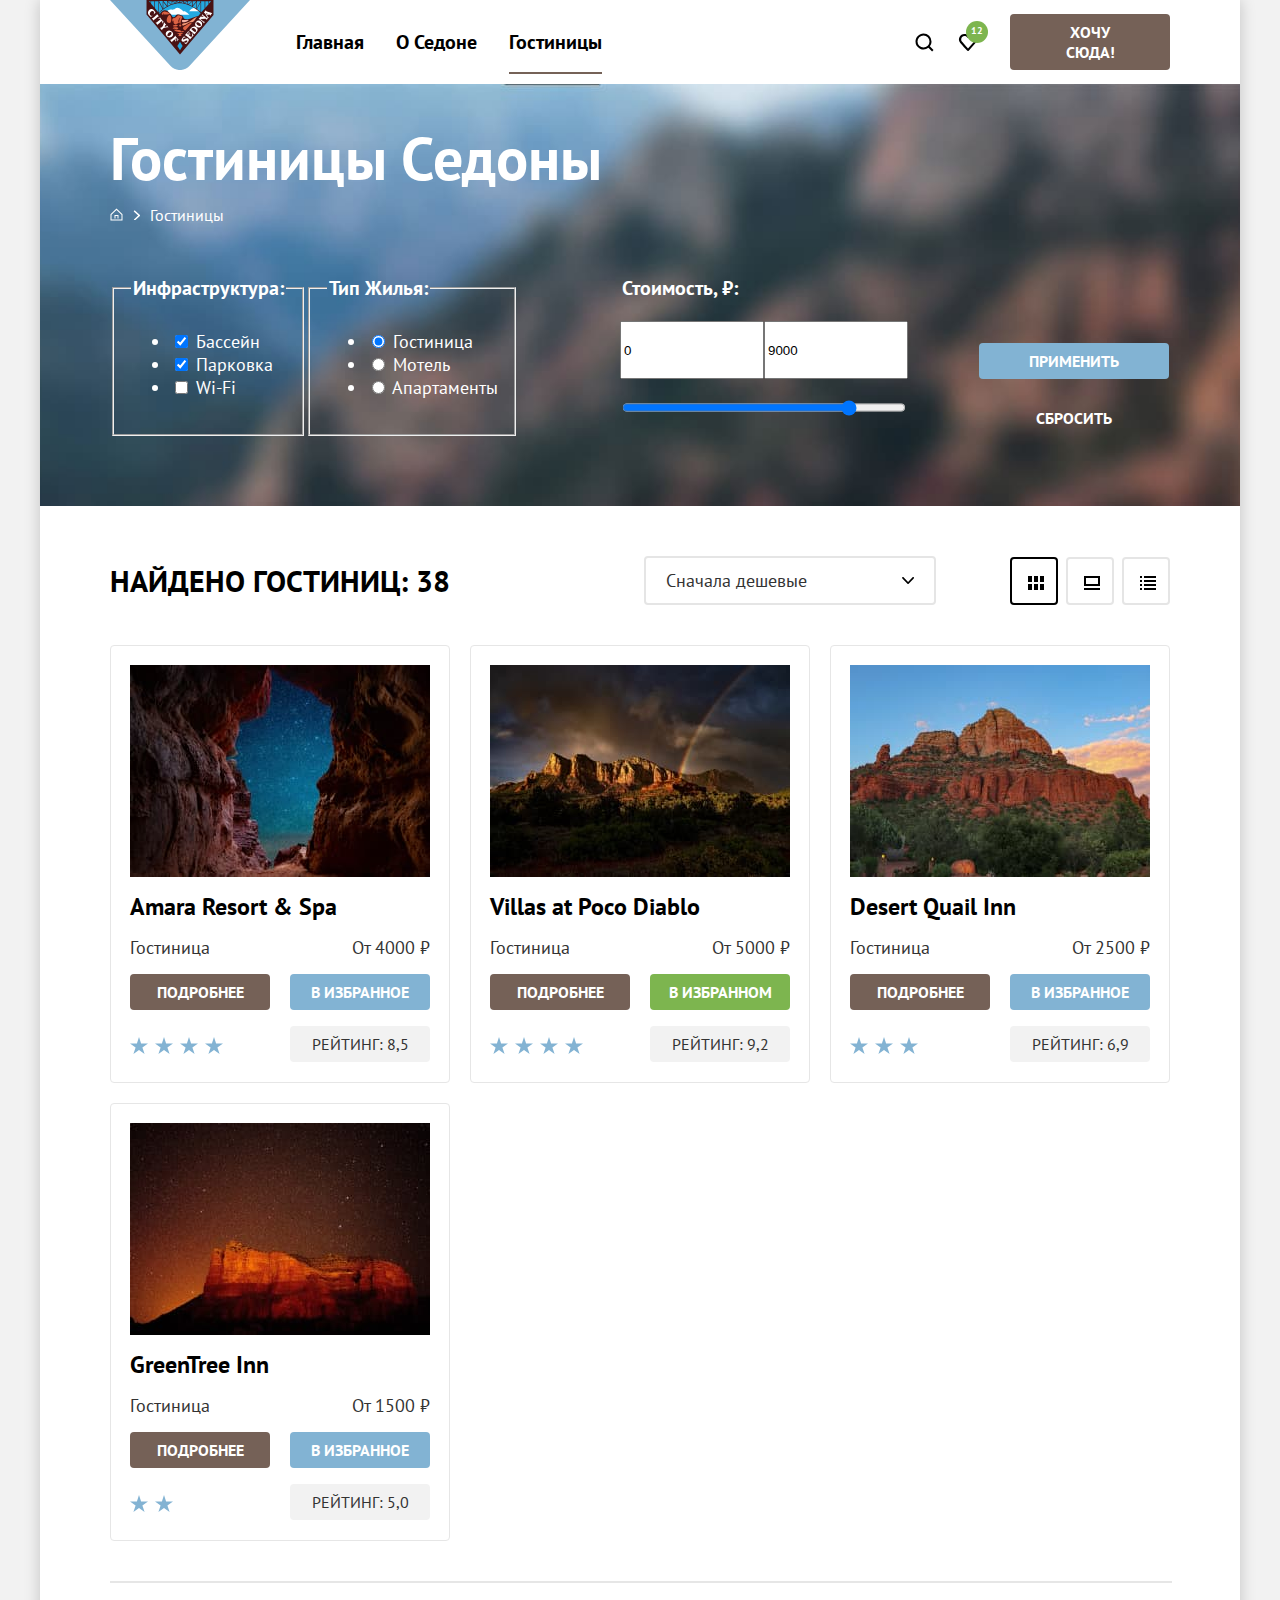
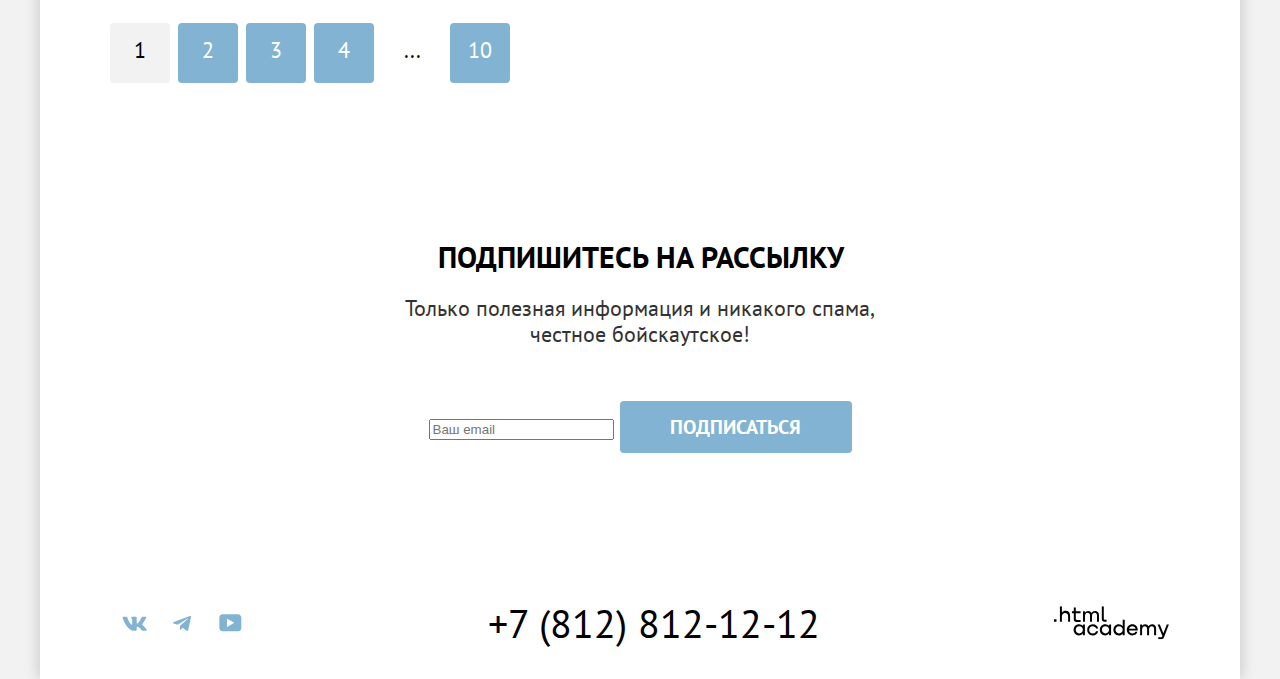
<file: 8/catalog.html>
<!DOCTYPE html>
<html lang="ru">

  <head>
    <meta charset="utf-8">
    <title>Каталог</title>
    <link rel="stylesheet" href="styles/styles.css">
    <base href="https://htmlacademy-htmlcss.github.io/2215723-sedona-36/8/">
</head>

  <body>
    <div class="wrapper">
      <header class="header-main">
        <nav class="header-navigation">
          <a class="header-logo-link" href="index.html">
            <img class="header-logo" width="140" height="70" src="images/header/logo-sedona2.svg"
              alt="Логотип города Седона.">
          </a>
          <ul class="header-navigation-list">
            <li class="header-navigation-item">
              <a class="header-navigation-link " href="index.html">Главная</a>
            </li>
            <li class="header-navigation-item">
              <a class="header-navigation-link" href="#">О Седоне</a>
            </li>
            <li class="header-navigation-item">
              <a class="header-navigation-link header-navigation-link-current" href="catalog.html">Гостиницы</a>
            </li>
          </ul>
          <ul class="header-navigation-list header-navigation-user">
            <li class="header-navigation-item">
              <a class="header-navigation-link" href="#">
                <span class="visually-hidden">Поиск</span>
              </a>
            </li>
            <li class="header-navigation-item">
              <a class="header-navigation-link" href="#">
                <span class="visually-hidden">Избранное число гостиниц</span>
                <span class="navigation-badge">12</span>
              </a>
            </li>
            <li>
              <form class="form-button" action="https://echo.htmlacademy.ru/" method="post">
                <button class="button button-header" type="submit">Хочу сюда!</button>
              </form>
            </li>
          </ul>
        </nav>
      </header>
      <main class="main-inner">
        <div class="filter-wrapper">
          <header class="inner-header">
            <h1 class="inner-header-title">Гостиницы Седоны</h1>
            <ol class="breadcrumbs">
              <li class="breadcrumbs-item">
                <a class="breadcrumbs-link breadcrumbs-link-home" href="index.html">
                  <svg xmlns="http://www.w3.org/2000/svg" width="13" height="13" fill="none">
                    <path fill="#fff" d="m6.5.5-6 5.8v6.2h12V6.3L6.5.5Zm5 11h-10V6.7l5-4.8 5 4.8v4.8Z" />
                    <path fill="#fff" d="M4.5 10.5h1V8h2v2.5h1V7h-4v3.5Z" />
                  </svg>
                  <span class="visually-hidden">Домой</span></a>
              </li>
              <li class="breadcrumbs-item">
                <a class="breadcrumbs-link" href="#">Гостиницы</a>
              </li>
            </ol>
          </header>
          <section class="filter">
            <h2 class="visually-hidden">Выбор гостиниц по фильтрам</h2>
            <form class="catalog-filter" action="https://echo.htmlacademy.ru/" method="post">
              <div class="catalog-filter-left">
                <fieldset class="catalog-filter-group">
                  <legend class="catalog-filter-title">Инфраструктура:</legend>
                  <ul class="catalog-filter-list">
                    <li class="catalog-filter-item">
                      <label class="control">
                        <input class="control-input" type="checkbox" name="swimpool" checked> Бассейн
                      </label>
                    </li>
                    <li class="catalog-filter-item">
                      <label class="control">
                        <input class="control-input" type="checkbox" name="parking" checked> Парковка
                      </label>
                    </li>
                    <li class="catalog-filter-item">
                      <label class="control">
                        <input class="control-input" type="checkbox" name="wi-fi"> Wi-Fi
                      </label>
                    </li>
                  </ul>
                </fieldset>
                <fieldset class="catalog-filter-group">
                  <legend class="catalog-filter-title">Тип Жилья:</legend>
                  <ul class="catalog-filter-list">
                    <li class="catalog-filter-item">
                      <label class="control">
                        <input class="control-input" type="radio" name="house-type" value="hotel" checked> Гостиница
                      </label>
                    </li>
                    <li class="catalog-filter-item">
                      <label class="control">
                        <input class="control-input" type="radio" name="house-type" value="motel"> Мотель
                      </label>
                    </li>
                    <li class="catalog-filter-item">
                      <label class="control">
                        <input class="control-input" type="radio" name="house-type" value="apartments"> Апартаменты
                      </label>
                    </li>
                  </ul>
                </fieldset>
              </div>
              <div class="catalog-filter-right">
                <fieldset class="catalog-filter-group catalog-filter-price-group">
                  <legend class="catalog-filter-title catalog-filter-title-price">Стоимость, ₽:</legend>
                  <input type="number" name="price-min" min="0" max="11000" value="0" placeholder="от">
                  <input type="number" name="price-max" min="0" max="11000" value="9000" placeholder="до">
                  <input type="range" name="price-range" min="0" max="11000" value="9000">
                  <button class="button" type="submit">Применить</button>
                  <button class="button button-reset" type="reset">Сбросить</button>
                </fieldset>
              </div>
            </form>
          </section>
        </div>
        <section class="filter-results">
          <div class="filter-results-head">
            <h2 class="section-title">Найдено гостиниц: <span>38</span></h2>
            <select class="select-control">
              <option value="cheap" selected>Сначала дешевые</option>
              <option value="popular">Сначала популярные</option>
              <option value="expensive">Сначала дорогие</option>
            </select>
            <ul class="type-button-results-list">
              <li class="type-button-results-item type-button-results-item-selected">
                <a class="button-selected button-selected-icon" href="#">
                  <span class="visually-hidden">Показать карточки</span>
                </a>
              </li>
              <li class="type-button-results-item">
                <a class="button-selected" href="#">
                  <span class="visually-hidden">Показать во весь экран</span>
                </a>
              </li>
              <li class="type-button-results-item">
                <a class="button-selected button-selected-list" href="#">
                  <span class="visually-hidden">Показать список</span>
                </a>
              </li>
            </ul>
          </div>
          <div class="catalog-content">
            <ol class="catalog-list">
              <li class="catalog-item">
                <a class="catalog-link" href="#">
                  <img class="catalog-item-image" width="300" height="212" src="images/catalog/hotels/hotel-1.jpg"
                    alt="Звездное небо из пещеры."></a>
                <a class="catalog-link-title" href="#">
                  <h3 class="catalog-title">Amara Resort & Spa</h3>
                </a>
                <span class="p-apartment type-apartament">Гостиница</span>
                <span class="p-apartment apartment-price">От 4000 ₽</span>
                <a class="button button-apartment-detail" href="#">Подробнее</a>
                <button class="button button-apartment-for-select" type="button">В избранное</button>
                <span class="visually-hidden">Категория гостиницы 4 звезды</span>
                <div class="apartment-category">
                  <span class="star"><svg xmlns="http://www.w3.org/2000/svg" width="18" height="20" fill="none">
                      <g clip-path="url(#a)">
                        <path fill="#83B3D3" d="m9 0 2.1 6.5H18l-5.6 4 2.2 6.5L9 13l-5.6 4 2.2-6.5-5.6-4h6.9L9 0Z" />
                      </g>
                      <defs>
                        <clipPath id="a">
                          <path fill="#fff" d="M0 0h18v17H0z" />
                        </clipPath>
                      </defs>
                    </svg></span>
                  <span class="star"><svg xmlns="http://www.w3.org/2000/svg" width="18" height="20" fill="none">
                      <g clip-path="url(#a)">
                        <path fill="#83B3D3" d="m9 0 2.1 6.5H18l-5.6 4 2.2 6.5L9 13l-5.6 4 2.2-6.5-5.6-4h6.9L9 0Z" />
                      </g>
                      <defs>
                        <clipPath id="a">
                          <path fill="#fff" d="M0 0h18v17H0z" />
                        </clipPath>
                      </defs>
                    </svg></span>
                  <span class="star"><svg xmlns="http://www.w3.org/2000/svg" width="18" height="20" fill="none">
                      <g clip-path="url(#a)">
                        <path fill="#83B3D3" d="m9 0 2.1 6.5H18l-5.6 4 2.2 6.5L9 13l-5.6 4 2.2-6.5-5.6-4h6.9L9 0Z" />
                      </g>
                      <defs>
                        <clipPath id="a">
                          <path fill="#fff" d="M0 0h18v17H0z" />
                        </clipPath>
                      </defs>
                    </svg></span>
                  <span class="star"><svg xmlns="http://www.w3.org/2000/svg" width="18" height="20" fill="none">
                      <g clip-path="url(#a)">
                        <path fill="#83B3D3" d="m9 0 2.1 6.5H18l-5.6 4 2.2 6.5L9 13l-5.6 4 2.2-6.5-5.6-4h6.9L9 0Z" />
                      </g>
                      <defs>
                        <clipPath id="a">
                          <path fill="#fff" d="M0 0h18v17H0z" />
                        </clipPath>
                      </defs>
                    </svg></span>
                </div>
                <button class="button-apartment-rating" type="button">Рейтинг: 8,5</button>
              </li>
              <li class="catalog-item">
                <a class="catalog-link" href="#">
                  <img class="catalog-item-image" width="300" height="212" src="images/catalog/hotels/hotel-2.jpg"
                    alt="Кафедральная гора Седоны."></a>
                <a class="catalog-link-title" href="#">
                  <h3 class="catalog-title">Villas at Poco Diablo</h3>
                </a>
                <span class="p-apartment type-apartament">Гостиница</span>
                <span class="p-apartment apartment-price">От 5000 ₽</span>
                <a class="button button-apartment-detail" href="#">Подробнее</a>
                <button class="button button-apartment-selected" type="button">В избранном</button>
                <span class="visually-hidden">Категория гостиницы 4 звезды</span>
                <div class="apartment-category">
                  <span class="star"><svg xmlns="http://www.w3.org/2000/svg" width="18" height="20" fill="none">
                      <g clip-path="url(#a)">
                        <path fill="#83B3D3" d="m9 0 2.1 6.5H18l-5.6 4 2.2 6.5L9 13l-5.6 4 2.2-6.5-5.6-4h6.9L9 0Z" />
                      </g>
                      <defs>
                        <clipPath id="a">
                          <path fill="#fff" d="M0 0h18v17H0z" />
                        </clipPath>
                      </defs>
                    </svg></span>
                  <span class="star"><svg xmlns="http://www.w3.org/2000/svg" width="18" height="20" fill="none">
                      <g clip-path="url(#a)">
                        <path fill="#83B3D3" d="m9 0 2.1 6.5H18l-5.6 4 2.2 6.5L9 13l-5.6 4 2.2-6.5-5.6-4h6.9L9 0Z" />
                      </g>
                      <defs>
                        <clipPath id="a">
                          <path fill="#fff" d="M0 0h18v17H0z" />
                        </clipPath>
                      </defs>
                    </svg></span>
                  <span class="star"><svg xmlns="http://www.w3.org/2000/svg" width="18" height="20" fill="none">
                      <g clip-path="url(#a)">
                        <path fill="#83B3D3" d="m9 0 2.1 6.5H18l-5.6 4 2.2 6.5L9 13l-5.6 4 2.2-6.5-5.6-4h6.9L9 0Z" />
                      </g>
                      <defs>
                        <clipPath id="a">
                          <path fill="#fff" d="M0 0h18v17H0z" />
                        </clipPath>
                      </defs>
                    </svg></span>
                  <span class="star"><svg xmlns="http://www.w3.org/2000/svg" width="18" height="20" fill="none">
                      <g clip-path="url(#a)">
                        <path fill="#83B3D3" d="m9 0 2.1 6.5H18l-5.6 4 2.2 6.5L9 13l-5.6 4 2.2-6.5-5.6-4h6.9L9 0Z" />
                      </g>
                      <defs>
                        <clipPath id="a">
                          <path fill="#fff" d="M0 0h18v17H0z" />
                        </clipPath>
                      </defs>
                    </svg></span>
                </div>
                <button class="button-apartment-rating" type="button">Рейтинг: 9,2</button>
              </li>
              <li class="catalog-item">
                <a class="catalog-link" href="#">
                  <img class="catalog-item-image" width="300" height="212" src="images/catalog/hotels/hotel-3.jpg"
                    alt="Пейзаж Аризоны."></a>
                <a class="catalog-link-title" href="#">
                  <h3 class="catalog-title">Desert Quail Inn</h3>
                </a>
                <span class="p-apartment type-apartament">Гостиница</span>
                <span class="p-apartment apartment-price">От 2500 ₽</span>
                <a class="button button-apartment-detail" href="#">Подробнее</a>
                <button class="button button-apartment-for-select" type="button">В избранное</button>
                <span class="visually-hidden">Категория гостиницы 3 звезды</span>
                <div class="apartment-category">
                  <span class="star"><svg xmlns="http://www.w3.org/2000/svg" width="18" height="20" fill="none">
                      <g clip-path="url(#a)">
                        <path fill="#83B3D3" d="m9 0 2.1 6.5H18l-5.6 4 2.2 6.5L9 13l-5.6 4 2.2-6.5-5.6-4h6.9L9 0Z" />
                      </g>
                      <defs>
                        <clipPath id="a">
                          <path fill="#fff" d="M0 0h18v17H0z" />
                        </clipPath>
                      </defs>
                    </svg></span>
                  <span class="star"><svg xmlns="http://www.w3.org/2000/svg" width="18" height="20" fill="none">
                      <g clip-path="url(#a)">
                        <path fill="#83B3D3" d="m9 0 2.1 6.5H18l-5.6 4 2.2 6.5L9 13l-5.6 4 2.2-6.5-5.6-4h6.9L9 0Z" />
                      </g>
                      <defs>
                        <clipPath id="a">
                          <path fill="#fff" d="M0 0h18v17H0z" />
                        </clipPath>
                      </defs>
                    </svg></span>
                  <span class="star"><svg xmlns="http://www.w3.org/2000/svg" width="18" height="20" fill="none">
                      <g clip-path="url(#a)">
                        <path fill="#83B3D3" d="m9 0 2.1 6.5H18l-5.6 4 2.2 6.5L9 13l-5.6 4 2.2-6.5-5.6-4h6.9L9 0Z" />
                      </g>
                      <defs>
                        <clipPath id="a">
                          <path fill="#fff" d="M0 0h18v17H0z" />
                        </clipPath>
                      </defs>
                    </svg></span>
                </div>
                <button class="button-apartment-rating" type="button">Рейтинг: 6,9</button>
              </li>
              <li class="catalog-item">
                <a class="catalog-link" href="#">
                  <img class="catalog-item-image" width="300" height="212" src="images/catalog/hotels/hotel-4.jpg"
                    alt="Ночные красные скалы."></a>
                <a class="catalog-link-title" href="#">
                  <h3 class="catalog-title">GreenTree Inn</h3>
                </a>
                <span class="p-apartment type-apartament">Гостиница</span>
                <span class="p-apartment apartment-price">От 1500 ₽</span>
                <a class="button button-apartment-detail" href="#">Подробнее</a>
                <button class="button button-apartment-for-select" type="button">В избранное</button>
                <span class="visually-hidden">Категория гостиницы 2 звезды</span>
                <div class="apartment-category">
                  <span class="star"><svg xmlns="http://www.w3.org/2000/svg" width="18" height="20" fill="none">
                      <g clip-path="url(#a)">
                        <path fill="#83B3D3" d="m9 0 2.1 6.5H18l-5.6 4 2.2 6.5L9 13l-5.6 4 2.2-6.5-5.6-4h6.9L9 0Z" />
                      </g>
                      <defs>
                        <clipPath id="a">
                          <path fill="#fff" d="M0 0h18v17H0z" />
                        </clipPath>
                      </defs>
                    </svg></span>
                  <span class="star"><svg xmlns="http://www.w3.org/2000/svg" width="18" height="20" fill="none">
                      <g clip-path="url(#a)">
                        <path fill="#83B3D3" d="m9 0 2.1 6.5H18l-5.6 4 2.2 6.5L9 13l-5.6 4 2.2-6.5-5.6-4h6.9L9 0Z" />
                      </g>
                      <defs>
                        <clipPath id="a">
                          <path fill="#fff" d="M0 0h18v17H0z" />
                        </clipPath>
                      </defs>
                    </svg></span>
                </div>
                <button class="button-apartment-rating" type="button">Рейтинг: 5,0</button>
              </li>
            </ol>
          </div>
          <div class="pagination-frame">
            <span class="visually-hidden">Выбор страницы выдачи</span>
            <ul class="pagination">
              <li class="pagination-item pagination-item-current">
                <a class="pagination-current">1</a>
              </li>
              <li class="pagination-item">
                <a class="pagination-link" href="#">2</a>
              </li>
              <li class="pagination-item">
                <a class="pagination-link" href="#">3</a>
              </li>
              <li class="pagination-item">
                <a class="pagination-link" href="#">4</a>
              </li>
              <li class="pagination-item pagination-item-next">
                <a class="pagination-next-link" href="#">...</a>
                <span class="visually-hidden">Следующая страница</span>
              </li>
              <li class="pagination-item">
                <a class="pagination-link" href="#">10</a>
              </li>
            </ul>
          </div>
        </section>
        <section class="subscribe">
          <div class="subscribe-main">
            <h2 class="section-title subscribe-main-title">Подпишитесь на рассылку</h2>
            <p class="annotation">Только полезная информация и никакого спама, честное бойскаутское!</p>
            <form class="subscribe-form" action="https://echo.htmlacademy.ru/" method="post">
              <input class="subscribe-field" placeholder="Ваш email" type="email" name="email" id="subscribe-email"
                required>
              <button class="button button-subscribe" type="submit">Подписаться</button>
            </form>
          </div>
        </section>
      </main>
      <footer class="page-footer">
        <div class="page-footer-container">
          <h2 class="visually-hidden">Как с нами связаться</h2>
          <section class="footer-social">
            <h3 class="visually-hidden">Мы в социальных сетях</h3>
            <ul class="footer-social-list">
              <li class="footer-social-item">
                <a class="footer-social-link" href="https://vk.com/htmlacademy">
                  <span class="visually-hidden">Вконтакте</span>
                  <svg aria-hidden="true" focusable="false" xmlns="http://www.w3.org/2000/svg" width="25" height="15">
                    <path fill="currentColor" fill-rule="evenodd"
                      d="M24.12 1.8c.16-.54 0-.94-.8-.94H20.7c-.67 0-.98.34-1.15.73 0 0-1.33 3.2-3.22 5.27-.61.6-.9.8-1.23.8-.16 0-.41-.2-.41-.75v-5.1c0-.66-.19-.95-.74-.95H9.82c-.42 0-.67.3-.67.59 0 .62.95.76 1.04 2.51v3.8c0 .83-.15.98-.48.98-.9 0-3.06-3.2-4.34-6.88-.25-.72-.5-1-1.18-1H1.57c-.75 0-.9.34-.9.73 0 .68.89 4.07 4.14 8.55 2.17 3.06 5.23 4.72 8 4.72 1.68 0 1.88-.37 1.88-1v-2.32c0-.74.16-.88.7-.88.38 0 1.05.19 2.6 1.66 1.79 1.75 2.08 2.54 3.08 2.54h2.63c.75 0 1.12-.37.9-1.1-.23-.72-1.08-1.77-2.2-3.02-.62-.71-1.54-1.48-1.82-1.86-.39-.5-.28-.71 0-1.15 0 0 3.2-4.42 3.54-5.93Z"
                      clip-rule="evenodd" />
                  </svg>
                </a>
              </li>
              <li class="footer-social-item">
                <a class="footer-social-link" href="https://t.me/htmlacademy">
                  <span class="visually-hidden">Телеграм</span>
                  <svg aria-hidden="true" focusable="false" xmlns="http://www.w3.org/2000/svg" width="18" height="17">
                    <path fill="currentColor"
                      d="M16.79.96.84 7.1c-1.09.44-1.08 1.05-.2 1.32l4.1 1.28 9.47-5.98c.44-.27.85-.13.52.17l-7.68 6.93-.28 4.22c.41 0 .6-.2.83-.41l1.99-1.94 4.13 3.06c.77.42 1.31.2 1.5-.71l2.72-12.8c.28-1.1-.43-1.61-1.16-1.28Z" />
                  </svg>
                </a>
              </li>
              <li class="footer-social-item">
                <a class="footer-social-link" href="https://www.youtube.com/user/htmlacademyru">
                  <span class="visually-hidden">Ютьюб</span>
                  <svg aria-hidden="true" focusable="false" xmlns="http://www.w3.org/2000/svg" width="23" height="18">
                    <path fill="currentColor"
                      d="M18.94.36H3.51C1.65.36.33 1.95.33 3.76v10.09c0 1.91 1.32 3.5 3.18 3.5h15.65c1.64 0 3.17-1.59 3.17-3.4V3.76c-.22-1.8-1.53-3.4-3.39-3.4ZM7.99 12.89V4.82l7.34 4.04-7.34 4.03Z" />
                  </svg>
                </a>
              </li>
            </ul>
          </section>
          <section class="footer-contacts">
            <h3 class="visually-hidden">Телефон компании</h3>
            <a class="contacts-phone" href="tel:+78121212">+7 (812) 812-12-12</a>
          </section>
          <section class="footer-logo">
            <h3 class="visually-hidden">Сайт компании</h3>
            <a class="footer-logo-link" href="https://htmlacademy.ru">
              <svg class="footer-logo-img" aria-hidden="true" focusable="false" xmlns="http://www.w3.org/2000/svg"
                width="115" height="34">
                <g clip-path="url(#log)">
                  <mask id="b" fill="currentColor">
                    <path
                      d="M0 13.26v2.6h2.5v-2.6H0ZM11.6 4.86c-1.6 0-2.8.7-3.6 1.7h-.1V.36h-2v15.5h2v-5.3c0-2.1 1.3-3.6 3.3-3.6 1.8 0 2.9 1.4 2.9 3.2v5.7h2v-6.1c.1-3-1.8-4.9-4.5-4.9ZM26.6 5.16h-4.8v-3.7h-2v3.8h-1.9v2h1.9v6c0 1.7 1 2.7 2.7 2.7h4.1v-2h-3.7c-.7 0-1.1-.4-1.1-1.1v-5.7h4.8v-2ZM41.1 4.96c-1.6 0-2.9.8-3.5 2.1h-.1c-.6-1.2-1.8-2.1-3.4-2.1-1.4 0-2.5.8-3.1 1.8h-.1v-1.6H29v10.6h2v-5.4c0-2 1-3.5 2.6-3.5 1.5 0 2.4 1 2.4 2.6v6.3h2v-5.6c0-2.4 1.4-3.3 2.6-3.3 1.5 0 2.4 1 2.4 2.6v6.3h2v-6.5c.1-2.5-1.4-4.3-3.9-4.3ZM47.8 13.06c0 1.7 1 2.7 2.8 2.7h2v-2h-1.7c-.7 0-1.1-.4-1.1-1.1V.36h-2v12.7ZM28.9 20.06c-.9-1.1-2.2-1.8-3.9-1.8-3.1 0-5.4 2.3-5.4 5.6s2.3 5.6 5.4 5.6c1.8 0 3-.8 3.8-1.9h.1v1.6h2v-10.6h-2v1.5Zm-3.6 7.4c-2.2 0-3.6-1.6-3.6-3.6s1.4-3.6 3.6-3.6 3.6 1.6 3.6 3.6c0 1.9-1.4 3.6-3.6 3.6ZM44.2 22.36c-.5-2.4-2.6-4.1-5.4-4.1a5.4 5.4 0 0 0-5.6 5.6c0 3.1 2.2 5.6 5.6 5.6 2.8 0 4.9-1.8 5.4-4.2h-2.1a3.4 3.4 0 0 1-3.3 2.3c-2.2 0-3.6-1.6-3.6-3.6s1.4-3.6 3.6-3.6c1.6 0 2.8 1 3.3 2.2h2.1v-.2ZM55.1 20.06c-.9-1.1-2.2-1.8-3.9-1.8-3.1 0-5.4 2.3-5.4 5.6s2.3 5.6 5.4 5.6c1.8 0 3-.8 3.8-1.9h.1v1.6h2v-10.6h-2v1.5Zm-3.6 7.4c-2.2 0-3.6-1.6-3.6-3.6s1.4-3.6 3.6-3.6 3.6 1.6 3.6 3.6c0 1.9-1.5 3.6-3.6 3.6ZM68.7 20.16c-.9-1.1-2.2-1.9-3.9-1.9-3.1 0-5.4 2.3-5.4 5.6s2.2 5.6 5.4 5.6c1.7 0 3-.8 3.8-1.8h.1v1.5h2v-15.4h-2v6.4Zm-3.6 7.3c-2.2 0-3.6-1.6-3.6-3.6s1.4-3.6 3.6-3.6 3.6 1.6 3.6 3.6c-.1 2-1.5 3.6-3.6 3.6ZM78.3 18.26c-3.3 0-5.5 2.5-5.5 5.6 0 3 2.1 5.6 5.5 5.6 2.5 0 4.5-1.3 5.2-3.6h-2.1c-.5 1-1.6 1.6-3 1.6-1.9 0-3.3-1.3-3.4-2.9h8.8c.2-3.6-2-6.3-5.5-6.3Zm0 1.9c1.7 0 3 1 3.3 2.6h-6.5c.3-1.5 1.5-2.6 3.2-2.6ZM98.2 18.26c-1.6 0-2.9.8-3.6 2h-.1c-.6-1.2-1.8-2-3.4-2-1.4 0-2.5.7-3.1 1.8v-1.5h-1.9v10.6h2v-5.4c0-2 1-3.4 2.6-3.5 1.5 0 2.4 1 2.4 2.6v6.3h2v-5.6c0-2.4 1.4-3.3 2.6-3.3 1.5 0 2.4 1 2.4 2.6v6.3h2v-6.5c.1-2.6-1.4-4.4-3.9-4.4ZM109.4 27.36l-3.6-8.9h-2.2l4.8 11.6c-.3.9-.7 1.2-1.7 1.2h-2.5v2h2.5c1.8 0 2.8-.8 3.5-2.6l4.7-12.2h-2.1l-3.4 8.9Z" />
                  </mask>
                  <path fill="currentColor"
                    d="M0 13.26v2.6h2.5v-2.6H0ZM11.6 4.86c-1.6 0-2.8.7-3.6 1.7h-.1V.36h-2v15.5h2v-5.3c0-2.1 1.3-3.6 3.3-3.6 1.8 0 2.9 1.4 2.9 3.2v5.7h2v-6.1c.1-3-1.8-4.9-4.5-4.9ZM26.6 5.16h-4.8v-3.7h-2v3.8h-1.9v2h1.9v6c0 1.7 1 2.7 2.7 2.7h4.1v-2h-3.7c-.7 0-1.1-.4-1.1-1.1v-5.7h4.8v-2ZM41.1 4.96c-1.6 0-2.9.8-3.5 2.1h-.1c-.6-1.2-1.8-2.1-3.4-2.1-1.4 0-2.5.8-3.1 1.8h-.1v-1.6H29v10.6h2v-5.4c0-2 1-3.5 2.6-3.5 1.5 0 2.4 1 2.4 2.6v6.3h2v-5.6c0-2.4 1.4-3.3 2.6-3.3 1.5 0 2.4 1 2.4 2.6v6.3h2v-6.5c.1-2.5-1.4-4.3-3.9-4.3ZM47.8 13.06c0 1.7 1 2.7 2.8 2.7h2v-2h-1.7c-.7 0-1.1-.4-1.1-1.1V.36h-2v12.7ZM28.9 20.06c-.9-1.1-2.2-1.8-3.9-1.8-3.1 0-5.4 2.3-5.4 5.6s2.3 5.6 5.4 5.6c1.8 0 3-.8 3.8-1.9h.1v1.6h2v-10.6h-2v1.5Zm-3.6 7.4c-2.2 0-3.6-1.6-3.6-3.6s1.4-3.6 3.6-3.6 3.6 1.6 3.6 3.6c0 1.9-1.4 3.6-3.6 3.6ZM44.2 22.36c-.5-2.4-2.6-4.1-5.4-4.1a5.4 5.4 0 0 0-5.6 5.6c0 3.1 2.2 5.6 5.6 5.6 2.8 0 4.9-1.8 5.4-4.2h-2.1a3.4 3.4 0 0 1-3.3 2.3c-2.2 0-3.6-1.6-3.6-3.6s1.4-3.6 3.6-3.6c1.6 0 2.8 1 3.3 2.2h2.1v-.2ZM55.1 20.06c-.9-1.1-2.2-1.8-3.9-1.8-3.1 0-5.4 2.3-5.4 5.6s2.3 5.6 5.4 5.6c1.8 0 3-.8 3.8-1.9h.1v1.6h2v-10.6h-2v1.5Zm-3.6 7.4c-2.2 0-3.6-1.6-3.6-3.6s1.4-3.6 3.6-3.6 3.6 1.6 3.6 3.6c0 1.9-1.5 3.6-3.6 3.6ZM68.7 20.16c-.9-1.1-2.2-1.9-3.9-1.9-3.1 0-5.4 2.3-5.4 5.6s2.2 5.6 5.4 5.6c1.7 0 3-.8 3.8-1.8h.1v1.5h2v-15.4h-2v6.4Zm-3.6 7.3c-2.2 0-3.6-1.6-3.6-3.6s1.4-3.6 3.6-3.6 3.6 1.6 3.6 3.6c-.1 2-1.5 3.6-3.6 3.6ZM78.3 18.26c-3.3 0-5.5 2.5-5.5 5.6 0 3 2.1 5.6 5.5 5.6 2.5 0 4.5-1.3 5.2-3.6h-2.1c-.5 1-1.6 1.6-3 1.6-1.9 0-3.3-1.3-3.4-2.9h8.8c.2-3.6-2-6.3-5.5-6.3Zm0 1.9c1.7 0 3 1 3.3 2.6h-6.5c.3-1.5 1.5-2.6 3.2-2.6ZM98.2 18.26c-1.6 0-2.9.8-3.6 2h-.1c-.6-1.2-1.8-2-3.4-2-1.4 0-2.5.7-3.1 1.8v-1.5h-1.9v10.6h2v-5.4c0-2 1-3.4 2.6-3.5 1.5 0 2.4 1 2.4 2.6v6.3h2v-5.6c0-2.4 1.4-3.3 2.6-3.3 1.5 0 2.4 1 2.4 2.6v6.3h2v-6.5c.1-2.6-1.4-4.4-3.9-4.4ZM109.4 27.36l-3.6-8.9h-2.2l4.8 11.6c-.3.9-.7 1.2-1.7 1.2h-2.5v2h2.5c1.8 0 2.8-.8 3.5-2.6l4.7-12.2h-2.1l-3.4 8.9Z" />
                  <path stroke="#000" stroke-width="2"
                    d="M0 13.26v2.6h2.5v-2.6H0ZM11.6 4.86c-1.6 0-2.8.7-3.6 1.7h-.1V.36h-2v15.5h2v-5.3c0-2.1 1.3-3.6 3.3-3.6 1.8 0 2.9 1.4 2.9 3.2v5.7h2v-6.1c.1-3-1.8-4.9-4.5-4.9ZM26.6 5.16h-4.8v-3.7h-2v3.8h-1.9v2h1.9v6c0 1.7 1 2.7 2.7 2.7h4.1v-2h-3.7c-.7 0-1.1-.4-1.1-1.1v-5.7h4.8v-2ZM41.1 4.96c-1.6 0-2.9.8-3.5 2.1h-.1c-.6-1.2-1.8-2.1-3.4-2.1-1.4 0-2.5.8-3.1 1.8h-.1v-1.6H29v10.6h2v-5.4c0-2 1-3.5 2.6-3.5 1.5 0 2.4 1 2.4 2.6v6.3h2v-5.6c0-2.4 1.4-3.3 2.6-3.3 1.5 0 2.4 1 2.4 2.6v6.3h2v-6.5c.1-2.5-1.4-4.3-3.9-4.3ZM47.8 13.06c0 1.7 1 2.7 2.8 2.7h2v-2h-1.7c-.7 0-1.1-.4-1.1-1.1V.36h-2v12.7ZM28.9 20.06c-.9-1.1-2.2-1.8-3.9-1.8-3.1 0-5.4 2.3-5.4 5.6s2.3 5.6 5.4 5.6c1.8 0 3-.8 3.8-1.9h.1v1.6h2v-10.6h-2v1.5Zm-3.6 7.4c-2.2 0-3.6-1.6-3.6-3.6s1.4-3.6 3.6-3.6 3.6 1.6 3.6 3.6c0 1.9-1.4 3.6-3.6 3.6ZM44.2 22.36c-.5-2.4-2.6-4.1-5.4-4.1a5.4 5.4 0 0 0-5.6 5.6c0 3.1 2.2 5.6 5.6 5.6 2.8 0 4.9-1.8 5.4-4.2h-2.1a3.4 3.4 0 0 1-3.3 2.3c-2.2 0-3.6-1.6-3.6-3.6s1.4-3.6 3.6-3.6c1.6 0 2.8 1 3.3 2.2h2.1v-.2ZM55.1 20.06c-.9-1.1-2.2-1.8-3.9-1.8-3.1 0-5.4 2.3-5.4 5.6s2.3 5.6 5.4 5.6c1.8 0 3-.8 3.8-1.9h.1v1.6h2v-10.6h-2v1.5Zm-3.6 7.4c-2.2 0-3.6-1.6-3.6-3.6s1.4-3.6 3.6-3.6 3.6 1.6 3.6 3.6c0 1.9-1.5 3.6-3.6 3.6ZM68.7 20.16c-.9-1.1-2.2-1.9-3.9-1.9-3.1 0-5.4 2.3-5.4 5.6s2.2 5.6 5.4 5.6c1.7 0 3-.8 3.8-1.8h.1v1.5h2v-15.4h-2v6.4Zm-3.6 7.3c-2.2 0-3.6-1.6-3.6-3.6s1.4-3.6 3.6-3.6 3.6 1.6 3.6 3.6c-.1 2-1.5 3.6-3.6 3.6ZM78.3 18.26c-3.3 0-5.5 2.5-5.5 5.6 0 3 2.1 5.6 5.5 5.6 2.5 0 4.5-1.3 5.2-3.6h-2.1c-.5 1-1.6 1.6-3 1.6-1.9 0-3.3-1.3-3.4-2.9h8.8c.2-3.6-2-6.3-5.5-6.3Zm0 1.9c1.7 0 3 1 3.3 2.6h-6.5c.3-1.5 1.5-2.6 3.2-2.6ZM98.2 18.26c-1.6 0-2.9.8-3.6 2h-.1c-.6-1.2-1.8-2-3.4-2-1.4 0-2.5.7-3.1 1.8v-1.5h-1.9v10.6h2v-5.4c0-2 1-3.4 2.6-3.5 1.5 0 2.4 1 2.4 2.6v6.3h2v-5.6c0-2.4 1.4-3.3 2.6-3.3 1.5 0 2.4 1 2.4 2.6v6.3h2v-6.5c.1-2.6-1.4-4.4-3.9-4.4ZM109.4 27.36l-3.6-8.9h-2.2l4.8 11.6c-.3.9-.7 1.2-1.7 1.2h-2.5v2h2.5c1.8 0 2.8-.8 3.5-2.6l4.7-12.2h-2.1l-3.4 8.9Z"
                    mask="url(#b)" />
                </g>
                <defs>
                  <clipPath id="log">
                    <path fill="currentColor" d="M0 .36h115v33H0z" />
                  </clipPath>
                </defs>
              </svg>
            </a>
          </section>
        </div>

      </footer>

    </div>
  </body>

</html>
</file>
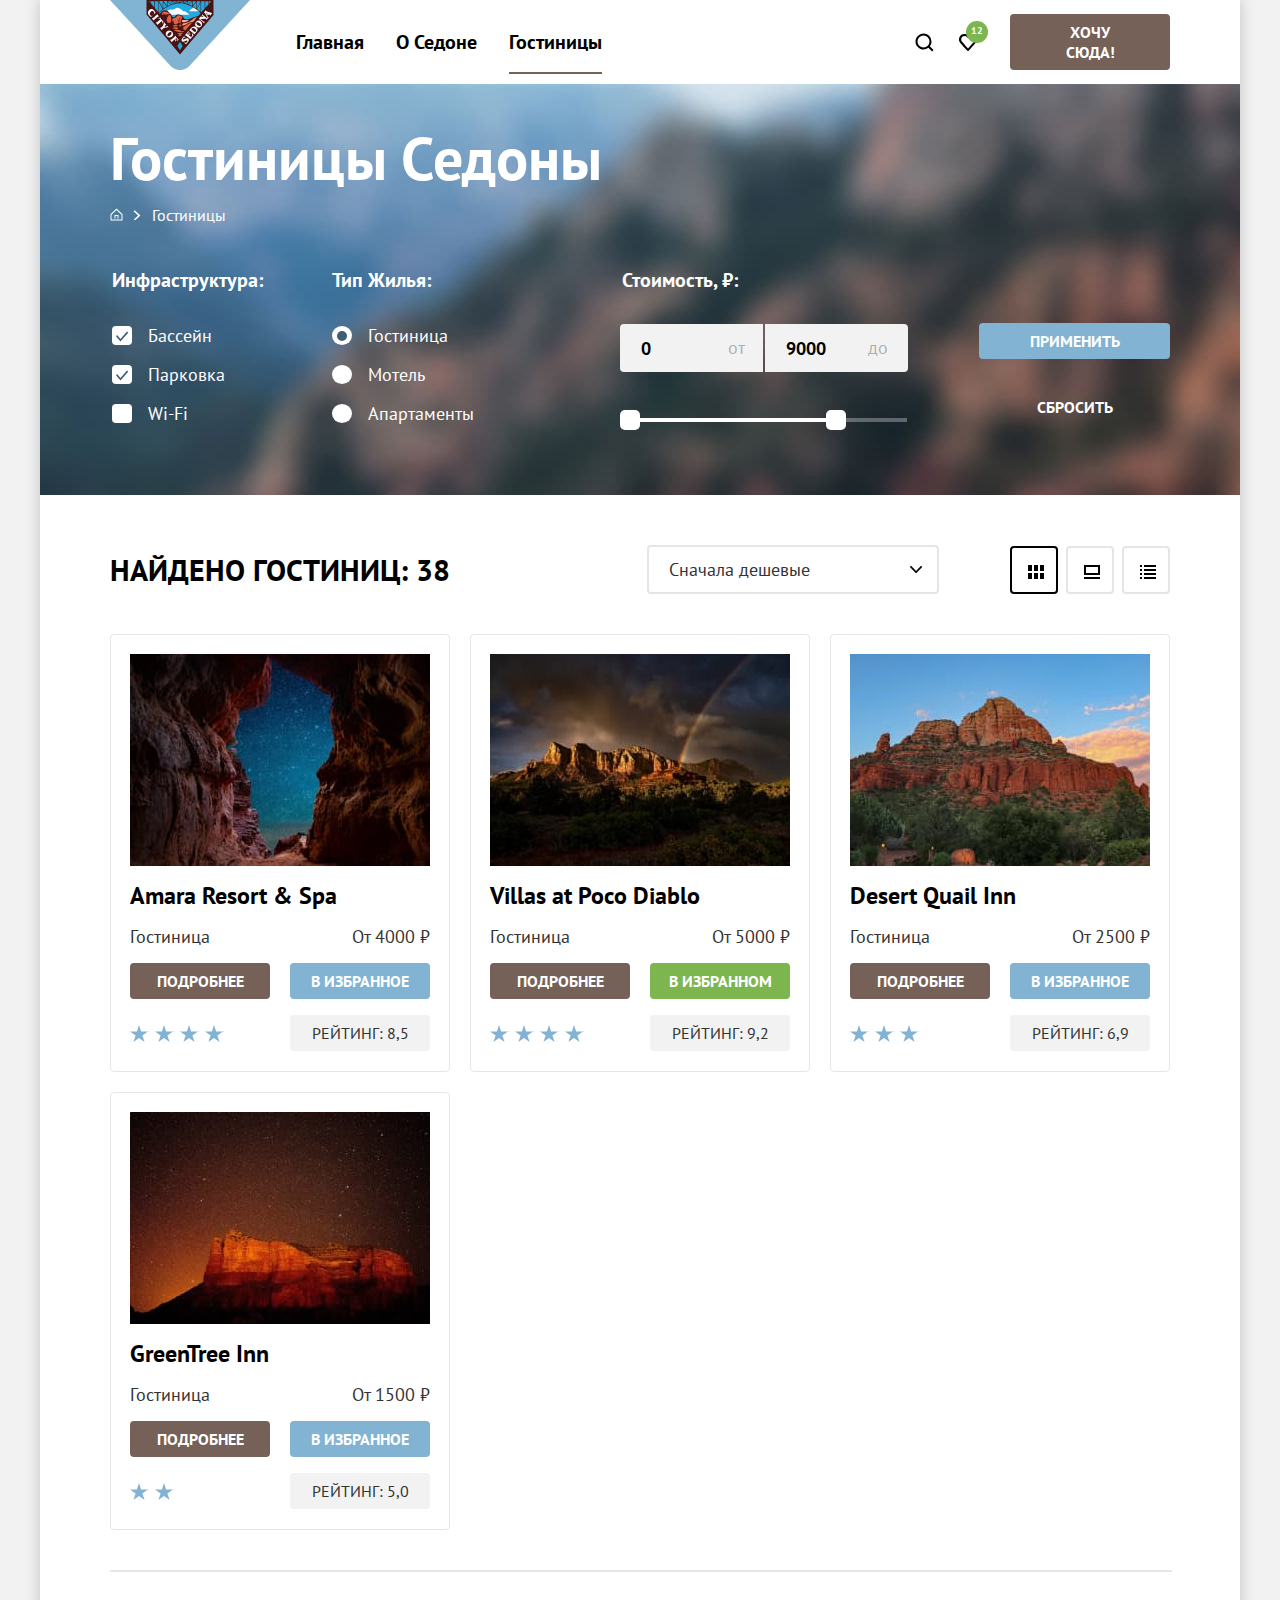
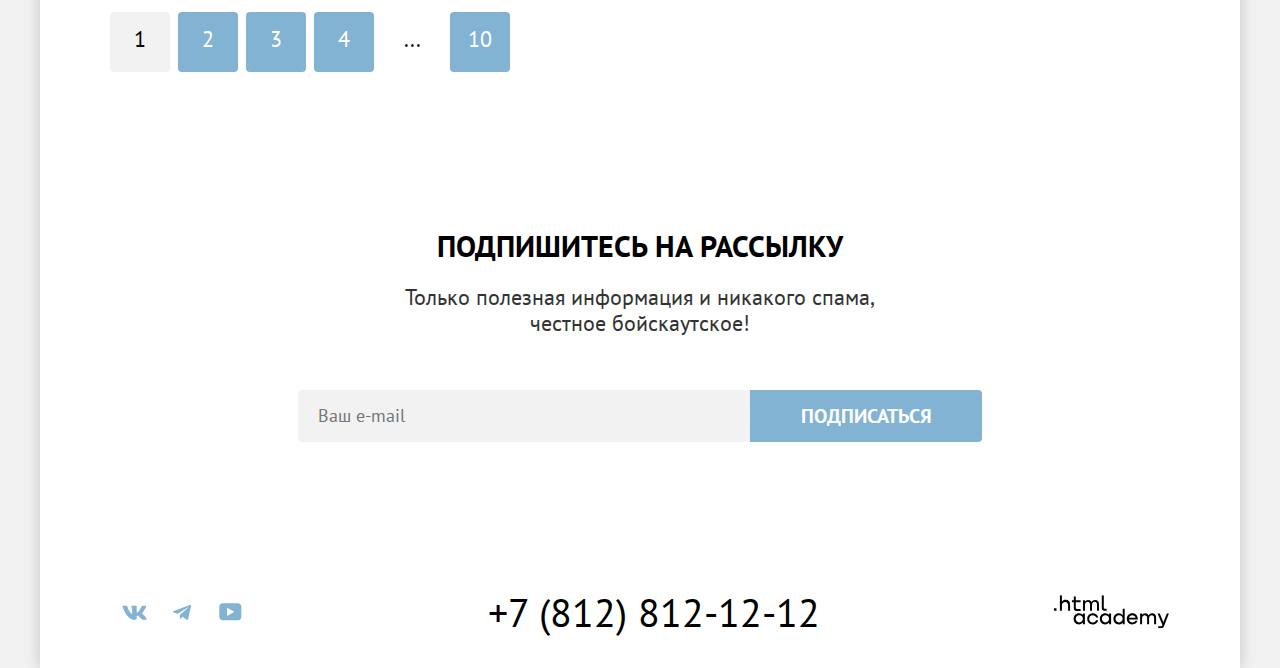
<file: 9/catalog.html>
<!DOCTYPE html>
<html lang="ru">

  <head>
    <meta charset="utf-8">
    <title>Каталог</title>
    <link rel="stylesheet" href="styles/styles.css">
    <base href="https://htmlacademy-htmlcss.github.io/2215723-sedona-36/9/">
</head>

  <body>
    <div class="wrapper">
      <header class="header-main">
        <nav class="header-navigation">
          <a class="header-logo-link" href="index.html">
            <img class="header-logo" width="140" height="70" src="images/header/logo-sedona2.svg"
              alt="Логотип города Седона.">
          </a>
          <ul class="header-navigation-list">
            <li class="header-navigation-item">
              <a class="header-navigation-link " href="index.html">Главная</a>
            </li>
            <li class="header-navigation-item">
              <a class="header-navigation-link" href="#">О Седоне</a>
            </li>
            <li class="header-navigation-item">
              <a class="header-navigation-link header-navigation-link-current" href="catalog.html">Гостиницы</a>
            </li>
          </ul>
          <ul class="header-navigation-list header-navigation-user">
            <li class="header-navigation-item">
              <a class="header-navigation-link" href="#">
                <span class="visually-hidden">Поиск</span>
              </a>
            </li>
            <li class="header-navigation-item">
              <a class="header-navigation-link" href="#">
                <span class="visually-hidden">Избранное число гостиниц</span>
                <span class="navigation-badge">12</span>
              </a>
            </li>
            <li>
              <button class="button button-header" type="submit">Хочу сюда!</button>
            </li>
          </ul>
        </nav>
      </header>
      <main class="main-inner">
        <div class="filter-wrapper">
          <header class="inner-header">
            <h1 class="inner-header-title">Гостиницы Седоны</h1>
            <ol class="breadcrumbs">
              <li class="breadcrumbs-item">
                <a class="breadcrumbs-link breadcrumbs-link-home" href="index.html">
                  <svg xmlns="http://www.w3.org/2000/svg" aria-hidden="true" focusable="false" width="13" height="13"
                    fill="none" viewBox="0 0 13 13">
                    <path fill="#fff" d="m6.5.5-6 5.8v6.2h12V6.3L6.5.5Zm5 11h-10V6.7l5-4.8 5 4.8v4.8Z" />
                    <path fill="#fff" d="M4.5 10.5h1V8h2v2.5h1V7h-4v3.5Z" />
                  </svg>
                  <span class="visually-hidden">Домой</span></a>
              </li>
              <li class="breadcrumbs-item">
                <a class="breadcrumbs-link" href="#">Гостиницы</a>
              </li>
            </ol>
          </header>
          <section class="filter">
            <h2 class="visually-hidden">Выбор гостиниц по фильтрам</h2>
            <form class="catalog-filter" action="https://echo.htmlacademy.ru/" method="post">
              <div class="catalog-filter-left">
                <fieldset class="catalog-filter-group">
                  <legend class="catalog-filter-title">Инфраструктура:</legend>
                  <ul class="catalog-filter-list">
                    <li class="catalog-filter-item">
                      <label class="control">
                        <input class="visually-hidden control-input" type="checkbox" name="swimpool" checked>
                        <span class="control-mark"></span>
                        <span class="control-label">Бассейн</span>
                      </label>
                    </li>
                    <li class="catalog-filter-item">
                      <label class="control">
                        <input class="visually-hidden control-input" type="checkbox" name="parking" checked>
                        <span class="control-mark"></span>
                        <span class="control-label">Парковка</span>
                      </label>
                    </li>
                    <li class="catalog-filter-item">
                      <label class="control">
                        <input class="visually-hidden control-input" type="checkbox" name="wi-fi">
                        <span class="control-mark"></span>
                        <span class="control-label">Wi-Fi</span>
                      </label>
                    </li>
                  </ul>
                </fieldset>
                <fieldset class="catalog-filter-group">
                  <legend class="catalog-filter-title">Тип Жилья:</legend>
                  <ul class="catalog-filter-list">
                    <li class="catalog-filter-item">
                      <label class="control">
                        <input class="visually-hidden control-input" type="radio" name="house-type" value="hotel"
                          checked>
                        <span class="control-mark"></span>
                        <span class="control-label">Гостиница</span>
                      </label>
                    </li>
                    <li class="catalog-filter-item">
                      <label class="control">
                        <input class="visually-hidden control-input" type="radio" name="house-type" value="motel">
                        <span class="control-mark"></span>
                        <span class="control-label">Мотель</span>
                      </label>
                    </li>
                    <li class="catalog-filter-item">
                      <label class="control">
                        <input class="visually-hidden control-input" type="radio" name="house-type" value="apartments">
                        <span class="control-mark"></span>
                        <span class="control-label">Апартаменты</span>
                      </label>
                    </li>
                  </ul>
                </fieldset>
              </div>
              <div class="catalog-filter-right">
                <fieldset class="catalog-filter-group catalog-filter-price-group">
                  <legend class="catalog-filter-title catalog-filter-title-price">Стоимость, ₽:</legend>
                  <div class="range-label">
                    <label class="range-field-text">
                      <input class="range-input" type="number" name="price-min" min="0" value="0" placeholder="Цена">
                      <span>от</span>
                    </label>
                    <label class="range-field-text">
                      <input class="range-input" type="number" name="price-max" value="9000" placeholder="Цена">
                      <span>до</span>
                    </label>
                  </div>
                  <div class="range">
                    <div class="range-scale">
                      <div class="range-bar">
                        <button class="range-toggle toggle-min">
                          <span class="visually-hidden">Изменить минимальную цену.</span>
                        </button>
                        <button class="range-toggle toggle-max">
                          <span class="visually-hidden">Изменить максимальную цену.</span>
                        </button>
                      </div>
                    </div>
                </fieldset>
                <div class="catalog-filter-price-button">
                  <button class="button" type="submit">Применить</button>
                  <button class="button button-reset" type="reset">Сбросить</button>
                </div>
              </div>
            </form>
          </section>
        </div>
        <section class="filter-results">
          <div class="filter-results-head">
            <h2 class="section-title">Найдено гостиниц: <span>38</span></h2>
            <select class="select-control">
              <option value="cheap" selected>Сначала дешевые</option>
              <option value="popular">Сначала популярные</option>
              <option value="expensive">Сначала дорогие</option>
            </select>
            <ul class="type-button-results-list">
              <li class="type-button-results-item type-button-results-item-selected">
                <a class="button-selected button-selected-icon" href="#">
                  <span class="visually-hidden">Показать карточки</span>
                </a>
              </li>
              <li class="type-button-results-item">
                <a class="button-selected" href="#">
                  <span class="visually-hidden">Показать во весь экран</span>
                </a>
              </li>
              <li class="type-button-results-item">
                <a class="button-selected button-selected-list" href="#">
                  <span class="visually-hidden">Показать список</span>
                </a>
              </li>
            </ul>
          </div>
          <div class="catalog-content">
            <ol class="catalog-list">
              <li class="catalog-item">
                <a class="catalog-link" href="#">
                  <img class="catalog-item-image" width="300" height="212" src="images/catalog/hotels/hotel-1.jpg"
                    alt="Звездное небо из пещеры."></a>
                <a class="catalog-link-title" href="#">
                  <h3 class="catalog-title">Amara Resort & Spa</h3>
                </a>
                <span class="p-apartment type-apartament">Гостиница</span>
                <span class="p-apartment apartment-price">От 4000 ₽</span>
                <a class="button button-apartment-detail" href="#">Подробнее</a>
                <button class="button button-apartment-for-select" type="button">В избранное</button>
                <span class="visually-hidden">Категория гостиницы 4 звезды</span>
                <div class="apartment-category">
                  <span class="star"></span>
                  <span class="star"></span>
                  <span class="star"></span>
                  <span class="star"></span>
                </div>
                <p class="button-apartment-rating">Рейтинг: 8,5</p>
              </li>
              <li class="catalog-item">
                <a class="catalog-link" href="#">
                  <img class="catalog-item-image" width="300" height="212" src="images/catalog/hotels/hotel-2.jpg"
                    alt="Кафедральная гора Седоны."></a>
                <a class="catalog-link-title" href="#">
                  <h3 class="catalog-title">Villas at Poco Diablo</h3>
                </a>
                <span class="p-apartment type-apartament">Гостиница</span>
                <span class="p-apartment apartment-price">От 5000 ₽</span>
                <a class="button button-apartment-detail" href="#">Подробнее</a>
                <button class="button button-apartment-selected" type="button">В избранном</button>
                <span class="visually-hidden">Категория гостиницы 4 звезды</span>
                <div class="apartment-category">
                  <span class="star"></span>
                  <span class="star"></span>
                  <span class="star"></span>
                  <span class="star"></span>
                </div>
                <p class="button-apartment-rating">Рейтинг: 9,2</p>
              </li>
              <li class="catalog-item">
                <a class="catalog-link" href="#">
                  <img class="catalog-item-image" width="300" height="212" src="images/catalog/hotels/hotel-3.jpg"
                    alt="Пейзаж Аризоны."></a>
                <a class="catalog-link-title" href="#">
                  <h3 class="catalog-title">Desert Quail Inn</h3>
                </a>
                <span class="p-apartment type-apartament">Гостиница</span>
                <span class="p-apartment apartment-price">От 2500 ₽</span>
                <a class="button button-apartment-detail" href="#">Подробнее</a>
                <button class="button button-apartment-for-select" type="button">В избранное</button>
                <span class="visually-hidden">Категория гостиницы 3 звезды</span>
                <div class="apartment-category">
                  <span class="star"></span>
                  <span class="star"></span>
                  <span class="star"></span>
                </div>
                <p class="button-apartment-rating">Рейтинг: 6,9</p>
              </li>
              <li class="catalog-item">
                <a class="catalog-link" href="#">
                  <img class="catalog-item-image" width="300" height="212" src="images/catalog/hotels/hotel-4.jpg"
                    alt="Ночные красные скалы."></a>
                <a class="catalog-link-title" href="#">
                  <h3 class="catalog-title">GreenTree Inn</h3>
                </a>
                <span class="p-apartment type-apartament">Гостиница</span>
                <span class="p-apartment apartment-price">От 1500 ₽</span>
                <a class="button button-apartment-detail" href="#">Подробнее</a>
                <button class="button button-apartment-for-select" type="button">В избранное</button>
                <span class="visually-hidden">Категория гостиницы 2 звезды</span>
                <div class="apartment-category">
                  <span class="star"></span>
                  <span class="star"></span>
                </div>
                <p class="button-apartment-rating">Рейтинг: 5,0</p>
              </li>
            </ol>
          </div>
          <div class="pagination-frame">
            <span class="visually-hidden">Выбор страницы выдачи</span>
            <ul class="pagination">
              <li class="pagination-item pagination-item-current">
                <a class="pagination-current" href="#">1</a>
              </li>
              <li class="pagination-item">
                <a class="pagination-link" href="#">2</a>
              </li>
              <li class="pagination-item">
                <a class="pagination-link" href="#">3</a>
              </li>
              <li class="pagination-item">
                <a class="pagination-link" href="#">4</a>
              </li>
              <li class="pagination-item pagination-item-next">
                <a class="pagination-next-link" href="#">...</a>
                <span class="visually-hidden">Следующая страница</span>
              </li>
              <li class="pagination-item">
                <a class="pagination-link" href="#">10</a>
              </li>
            </ul>
          </div>
        </section>
        <section class="subscribe">
          <h2 class="section-title subscribe-main-title">Подпишитесь на рассылку</h2>
          <p class="annotation">Только полезная информация и никакого спама, честное бойскаутское!</p>
          <form class="subscribe-form" action="https://echo.htmlacademy.ru/" method="post">
            <input class="subscribe-field" placeholder="Ваш e-mail" type="email" name="email" id="subscribe-email"
              required>
            <button class="button button-subscribe" type="submit">Подписаться</button>
          </form>
        </section>
      </main>
      <footer class="page-footer">
        <div class="page-footer-container">
          <h2 class="visually-hidden">Как с нами связаться</h2>
          <section class="footer-social">
            <h3 class="visually-hidden">Мы в социальных сетях</h3>
            <ul class="footer-social-list">
              <li class="footer-social-item">
                <a class="footer-social-link" href="https://vk.com/htmlacademy">
                  <span class="visually-hidden">Вконтакте</span>
                  <svg aria-hidden="true" focusable="false" xmlns="http://www.w3.org/2000/svg" width="25" height="15"
                    viewBox="0 0 25 15">
                    <path fill="currentColor" fill-rule="evenodd"
                      d="M24.12 1.8c.16-.54 0-.94-.8-.94H20.7c-.67 0-.98.34-1.15.73 0 0-1.33 3.2-3.22 5.27-.61.6-.9.8-1.23.8-.16 0-.41-.2-.41-.75v-5.1c0-.66-.19-.95-.74-.95H9.82c-.42 0-.67.3-.67.59 0 .62.95.76 1.04 2.51v3.8c0 .83-.15.98-.48.98-.9 0-3.06-3.2-4.34-6.88-.25-.72-.5-1-1.18-1H1.57c-.75 0-.9.34-.9.73 0 .68.89 4.07 4.14 8.55 2.17 3.06 5.23 4.72 8 4.72 1.68 0 1.88-.37 1.88-1v-2.32c0-.74.16-.88.7-.88.38 0 1.05.19 2.6 1.66 1.79 1.75 2.08 2.54 3.08 2.54h2.63c.75 0 1.12-.37.9-1.1-.23-.72-1.08-1.77-2.2-3.02-.62-.71-1.54-1.48-1.82-1.86-.39-.5-.28-.71 0-1.15 0 0 3.2-4.42 3.54-5.93Z"
                      clip-rule="evenodd" />
                  </svg>
                </a>
              </li>
              <li class="footer-social-item">
                <a class="footer-social-link" href="https://t.me/htmlacademy">
                  <span class="visually-hidden">Телеграм</span>
                  <svg aria-hidden="true" focusable="false" xmlns="http://www.w3.org/2000/svg" width="18" height="17"
                    viewBox="0 0 18 17">
                    <path fill="currentColor"
                      d="M16.79.96.84 7.1c-1.09.44-1.08 1.05-.2 1.32l4.1 1.28 9.47-5.98c.44-.27.85-.13.52.17l-7.68 6.93-.28 4.22c.41 0 .6-.2.83-.41l1.99-1.94 4.13 3.06c.77.42 1.31.2 1.5-.71l2.72-12.8c.28-1.1-.43-1.61-1.16-1.28Z" />
                  </svg>
                </a>
              </li>
              <li class="footer-social-item">
                <a class="footer-social-link" href="https://www.youtube.com/user/htmlacademyru">
                  <span class="visually-hidden">Ютьюб</span>
                  <svg aria-hidden="true" focusable="false" xmlns="http://www.w3.org/2000/svg" width="23" height="18"
                    viewBox="0 0 23 18">
                    <path fill="currentColor"
                      d="M18.94.36H3.51C1.65.36.33 1.95.33 3.76v10.09c0 1.91 1.32 3.5 3.18 3.5h15.65c1.64 0 3.17-1.59 3.17-3.4V3.76c-.22-1.8-1.53-3.4-3.39-3.4ZM7.99 12.89V4.82l7.34 4.04-7.34 4.03Z" />
                  </svg>
                </a>
              </li>
            </ul>
          </section>
          <section class="footer-contacts">
            <h3 class="visually-hidden">Телефон компании</h3>
            <a class="contacts-phone" href="tel:+78121212">+7 (812) 812-12-12</a>
          </section>
          <section class="footer-logo">
            <h3 class="visually-hidden">Сайт компании</h3>
            <a class="footer-logo-link" href="https://htmlacademy.ru">
              <svg class="footer-logo-img" aria-hidden="true" focusable="false" xmlns="http://www.w3.org/2000/svg"
                width="115" height="34" viewBox="0 0 115 34">
                <g clip-path="url(#log)">
                  <mask id="b" fill="currentColor">
                    <path
                      d="M0 13.26v2.6h2.5v-2.6H0ZM11.6 4.86c-1.6 0-2.8.7-3.6 1.7h-.1V.36h-2v15.5h2v-5.3c0-2.1 1.3-3.6 3.3-3.6 1.8 0 2.9 1.4 2.9 3.2v5.7h2v-6.1c.1-3-1.8-4.9-4.5-4.9ZM26.6 5.16h-4.8v-3.7h-2v3.8h-1.9v2h1.9v6c0 1.7 1 2.7 2.7 2.7h4.1v-2h-3.7c-.7 0-1.1-.4-1.1-1.1v-5.7h4.8v-2ZM41.1 4.96c-1.6 0-2.9.8-3.5 2.1h-.1c-.6-1.2-1.8-2.1-3.4-2.1-1.4 0-2.5.8-3.1 1.8h-.1v-1.6H29v10.6h2v-5.4c0-2 1-3.5 2.6-3.5 1.5 0 2.4 1 2.4 2.6v6.3h2v-5.6c0-2.4 1.4-3.3 2.6-3.3 1.5 0 2.4 1 2.4 2.6v6.3h2v-6.5c.1-2.5-1.4-4.3-3.9-4.3ZM47.8 13.06c0 1.7 1 2.7 2.8 2.7h2v-2h-1.7c-.7 0-1.1-.4-1.1-1.1V.36h-2v12.7ZM28.9 20.06c-.9-1.1-2.2-1.8-3.9-1.8-3.1 0-5.4 2.3-5.4 5.6s2.3 5.6 5.4 5.6c1.8 0 3-.8 3.8-1.9h.1v1.6h2v-10.6h-2v1.5Zm-3.6 7.4c-2.2 0-3.6-1.6-3.6-3.6s1.4-3.6 3.6-3.6 3.6 1.6 3.6 3.6c0 1.9-1.4 3.6-3.6 3.6ZM44.2 22.36c-.5-2.4-2.6-4.1-5.4-4.1a5.4 5.4 0 0 0-5.6 5.6c0 3.1 2.2 5.6 5.6 5.6 2.8 0 4.9-1.8 5.4-4.2h-2.1a3.4 3.4 0 0 1-3.3 2.3c-2.2 0-3.6-1.6-3.6-3.6s1.4-3.6 3.6-3.6c1.6 0 2.8 1 3.3 2.2h2.1v-.2ZM55.1 20.06c-.9-1.1-2.2-1.8-3.9-1.8-3.1 0-5.4 2.3-5.4 5.6s2.3 5.6 5.4 5.6c1.8 0 3-.8 3.8-1.9h.1v1.6h2v-10.6h-2v1.5Zm-3.6 7.4c-2.2 0-3.6-1.6-3.6-3.6s1.4-3.6 3.6-3.6 3.6 1.6 3.6 3.6c0 1.9-1.5 3.6-3.6 3.6ZM68.7 20.16c-.9-1.1-2.2-1.9-3.9-1.9-3.1 0-5.4 2.3-5.4 5.6s2.2 5.6 5.4 5.6c1.7 0 3-.8 3.8-1.8h.1v1.5h2v-15.4h-2v6.4Zm-3.6 7.3c-2.2 0-3.6-1.6-3.6-3.6s1.4-3.6 3.6-3.6 3.6 1.6 3.6 3.6c-.1 2-1.5 3.6-3.6 3.6ZM78.3 18.26c-3.3 0-5.5 2.5-5.5 5.6 0 3 2.1 5.6 5.5 5.6 2.5 0 4.5-1.3 5.2-3.6h-2.1c-.5 1-1.6 1.6-3 1.6-1.9 0-3.3-1.3-3.4-2.9h8.8c.2-3.6-2-6.3-5.5-6.3Zm0 1.9c1.7 0 3 1 3.3 2.6h-6.5c.3-1.5 1.5-2.6 3.2-2.6ZM98.2 18.26c-1.6 0-2.9.8-3.6 2h-.1c-.6-1.2-1.8-2-3.4-2-1.4 0-2.5.7-3.1 1.8v-1.5h-1.9v10.6h2v-5.4c0-2 1-3.4 2.6-3.5 1.5 0 2.4 1 2.4 2.6v6.3h2v-5.6c0-2.4 1.4-3.3 2.6-3.3 1.5 0 2.4 1 2.4 2.6v6.3h2v-6.5c.1-2.6-1.4-4.4-3.9-4.4ZM109.4 27.36l-3.6-8.9h-2.2l4.8 11.6c-.3.9-.7 1.2-1.7 1.2h-2.5v2h2.5c1.8 0 2.8-.8 3.5-2.6l4.7-12.2h-2.1l-3.4 8.9Z" />
                  </mask>
                  <path fill="currentColor"
                    d="M0 13.26v2.6h2.5v-2.6H0ZM11.6 4.86c-1.6 0-2.8.7-3.6 1.7h-.1V.36h-2v15.5h2v-5.3c0-2.1 1.3-3.6 3.3-3.6 1.8 0 2.9 1.4 2.9 3.2v5.7h2v-6.1c.1-3-1.8-4.9-4.5-4.9ZM26.6 5.16h-4.8v-3.7h-2v3.8h-1.9v2h1.9v6c0 1.7 1 2.7 2.7 2.7h4.1v-2h-3.7c-.7 0-1.1-.4-1.1-1.1v-5.7h4.8v-2ZM41.1 4.96c-1.6 0-2.9.8-3.5 2.1h-.1c-.6-1.2-1.8-2.1-3.4-2.1-1.4 0-2.5.8-3.1 1.8h-.1v-1.6H29v10.6h2v-5.4c0-2 1-3.5 2.6-3.5 1.5 0 2.4 1 2.4 2.6v6.3h2v-5.6c0-2.4 1.4-3.3 2.6-3.3 1.5 0 2.4 1 2.4 2.6v6.3h2v-6.5c.1-2.5-1.4-4.3-3.9-4.3ZM47.8 13.06c0 1.7 1 2.7 2.8 2.7h2v-2h-1.7c-.7 0-1.1-.4-1.1-1.1V.36h-2v12.7ZM28.9 20.06c-.9-1.1-2.2-1.8-3.9-1.8-3.1 0-5.4 2.3-5.4 5.6s2.3 5.6 5.4 5.6c1.8 0 3-.8 3.8-1.9h.1v1.6h2v-10.6h-2v1.5Zm-3.6 7.4c-2.2 0-3.6-1.6-3.6-3.6s1.4-3.6 3.6-3.6 3.6 1.6 3.6 3.6c0 1.9-1.4 3.6-3.6 3.6ZM44.2 22.36c-.5-2.4-2.6-4.1-5.4-4.1a5.4 5.4 0 0 0-5.6 5.6c0 3.1 2.2 5.6 5.6 5.6 2.8 0 4.9-1.8 5.4-4.2h-2.1a3.4 3.4 0 0 1-3.3 2.3c-2.2 0-3.6-1.6-3.6-3.6s1.4-3.6 3.6-3.6c1.6 0 2.8 1 3.3 2.2h2.1v-.2ZM55.1 20.06c-.9-1.1-2.2-1.8-3.9-1.8-3.1 0-5.4 2.3-5.4 5.6s2.3 5.6 5.4 5.6c1.8 0 3-.8 3.8-1.9h.1v1.6h2v-10.6h-2v1.5Zm-3.6 7.4c-2.2 0-3.6-1.6-3.6-3.6s1.4-3.6 3.6-3.6 3.6 1.6 3.6 3.6c0 1.9-1.5 3.6-3.6 3.6ZM68.7 20.16c-.9-1.1-2.2-1.9-3.9-1.9-3.1 0-5.4 2.3-5.4 5.6s2.2 5.6 5.4 5.6c1.7 0 3-.8 3.8-1.8h.1v1.5h2v-15.4h-2v6.4Zm-3.6 7.3c-2.2 0-3.6-1.6-3.6-3.6s1.4-3.6 3.6-3.6 3.6 1.6 3.6 3.6c-.1 2-1.5 3.6-3.6 3.6ZM78.3 18.26c-3.3 0-5.5 2.5-5.5 5.6 0 3 2.1 5.6 5.5 5.6 2.5 0 4.5-1.3 5.2-3.6h-2.1c-.5 1-1.6 1.6-3 1.6-1.9 0-3.3-1.3-3.4-2.9h8.8c.2-3.6-2-6.3-5.5-6.3Zm0 1.9c1.7 0 3 1 3.3 2.6h-6.5c.3-1.5 1.5-2.6 3.2-2.6ZM98.2 18.26c-1.6 0-2.9.8-3.6 2h-.1c-.6-1.2-1.8-2-3.4-2-1.4 0-2.5.7-3.1 1.8v-1.5h-1.9v10.6h2v-5.4c0-2 1-3.4 2.6-3.5 1.5 0 2.4 1 2.4 2.6v6.3h2v-5.6c0-2.4 1.4-3.3 2.6-3.3 1.5 0 2.4 1 2.4 2.6v6.3h2v-6.5c.1-2.6-1.4-4.4-3.9-4.4ZM109.4 27.36l-3.6-8.9h-2.2l4.8 11.6c-.3.9-.7 1.2-1.7 1.2h-2.5v2h2.5c1.8 0 2.8-.8 3.5-2.6l4.7-12.2h-2.1l-3.4 8.9Z" />
                  <path stroke="#000" stroke-width="2"
                    d="M0 13.26v2.6h2.5v-2.6H0ZM11.6 4.86c-1.6 0-2.8.7-3.6 1.7h-.1V.36h-2v15.5h2v-5.3c0-2.1 1.3-3.6 3.3-3.6 1.8 0 2.9 1.4 2.9 3.2v5.7h2v-6.1c.1-3-1.8-4.9-4.5-4.9ZM26.6 5.16h-4.8v-3.7h-2v3.8h-1.9v2h1.9v6c0 1.7 1 2.7 2.7 2.7h4.1v-2h-3.7c-.7 0-1.1-.4-1.1-1.1v-5.7h4.8v-2ZM41.1 4.96c-1.6 0-2.9.8-3.5 2.1h-.1c-.6-1.2-1.8-2.1-3.4-2.1-1.4 0-2.5.8-3.1 1.8h-.1v-1.6H29v10.6h2v-5.4c0-2 1-3.5 2.6-3.5 1.5 0 2.4 1 2.4 2.6v6.3h2v-5.6c0-2.4 1.4-3.3 2.6-3.3 1.5 0 2.4 1 2.4 2.6v6.3h2v-6.5c.1-2.5-1.4-4.3-3.9-4.3ZM47.8 13.06c0 1.7 1 2.7 2.8 2.7h2v-2h-1.7c-.7 0-1.1-.4-1.1-1.1V.36h-2v12.7ZM28.9 20.06c-.9-1.1-2.2-1.8-3.9-1.8-3.1 0-5.4 2.3-5.4 5.6s2.3 5.6 5.4 5.6c1.8 0 3-.8 3.8-1.9h.1v1.6h2v-10.6h-2v1.5Zm-3.6 7.4c-2.2 0-3.6-1.6-3.6-3.6s1.4-3.6 3.6-3.6 3.6 1.6 3.6 3.6c0 1.9-1.4 3.6-3.6 3.6ZM44.2 22.36c-.5-2.4-2.6-4.1-5.4-4.1a5.4 5.4 0 0 0-5.6 5.6c0 3.1 2.2 5.6 5.6 5.6 2.8 0 4.9-1.8 5.4-4.2h-2.1a3.4 3.4 0 0 1-3.3 2.3c-2.2 0-3.6-1.6-3.6-3.6s1.4-3.6 3.6-3.6c1.6 0 2.8 1 3.3 2.2h2.1v-.2ZM55.1 20.06c-.9-1.1-2.2-1.8-3.9-1.8-3.1 0-5.4 2.3-5.4 5.6s2.3 5.6 5.4 5.6c1.8 0 3-.8 3.8-1.9h.1v1.6h2v-10.6h-2v1.5Zm-3.6 7.4c-2.2 0-3.6-1.6-3.6-3.6s1.4-3.6 3.6-3.6 3.6 1.6 3.6 3.6c0 1.9-1.5 3.6-3.6 3.6ZM68.7 20.16c-.9-1.1-2.2-1.9-3.9-1.9-3.1 0-5.4 2.3-5.4 5.6s2.2 5.6 5.4 5.6c1.7 0 3-.8 3.8-1.8h.1v1.5h2v-15.4h-2v6.4Zm-3.6 7.3c-2.2 0-3.6-1.6-3.6-3.6s1.4-3.6 3.6-3.6 3.6 1.6 3.6 3.6c-.1 2-1.5 3.6-3.6 3.6ZM78.3 18.26c-3.3 0-5.5 2.5-5.5 5.6 0 3 2.1 5.6 5.5 5.6 2.5 0 4.5-1.3 5.2-3.6h-2.1c-.5 1-1.6 1.6-3 1.6-1.9 0-3.3-1.3-3.4-2.9h8.8c.2-3.6-2-6.3-5.5-6.3Zm0 1.9c1.7 0 3 1 3.3 2.6h-6.5c.3-1.5 1.5-2.6 3.2-2.6ZM98.2 18.26c-1.6 0-2.9.8-3.6 2h-.1c-.6-1.2-1.8-2-3.4-2-1.4 0-2.5.7-3.1 1.8v-1.5h-1.9v10.6h2v-5.4c0-2 1-3.4 2.6-3.5 1.5 0 2.4 1 2.4 2.6v6.3h2v-5.6c0-2.4 1.4-3.3 2.6-3.3 1.5 0 2.4 1 2.4 2.6v6.3h2v-6.5c.1-2.6-1.4-4.4-3.9-4.4ZM109.4 27.36l-3.6-8.9h-2.2l4.8 11.6c-.3.9-.7 1.2-1.7 1.2h-2.5v2h2.5c1.8 0 2.8-.8 3.5-2.6l4.7-12.2h-2.1l-3.4 8.9Z"
                    mask="url(#b)" />
                </g>
                <defs>
                  <clipPath id="log">
                    <path fill="currentColor" d="M0 .36h115v33H0z" />
                  </clipPath>
                </defs>
              </svg>
            </a>
          </section>
        </div>

      </footer>

    </div>
  </body>

</html>
</file>
<file: styles/styles.css>
@font-face {
  font-family: "PT Sans";
  font-style: normal;
  font-weight: 400;
  src: url("../fonts/ptsans-400.woff2") format("woff2");
  font-display: swap;
}

@font-face {
  font-family: "PT Sans";
  font-style: normal;
  font-weight: 700;
  src: url("../fonts/ptsans-700.woff2") format("woff2");
  font-display: swap;
}

.visually-hidden {
  position: absolute;
  width: 1px;
  height: 1px;
  margin: -1px;
  border: 0;
  padding: 0;
  white-space: nowrap;
  -webkit-clip-path: inset(100%);
  clip-path: inset(100%);
  clip: rect(0 0 0 0);
  overflow: hidden;
}

html {
  height: 100%;
}

body {
  margin: 0;
  min-height: 100%;
  font-family: "PT Sans", "Arial", sans-serif;
  font-size: 22px;
  line-height: 26px;
  color: #000000;
  background-color: #f2f2f2;
  height: 100%;
}

.wrapper {
  display: -webkit-box;
  display: -ms-flexbox;
  display: flex;
  -webkit-box-orient: vertical;
  -webkit-box-direction: normal;
  -ms-flex-direction: column;
  flex-direction: column;
  min-height: 100%;
  width: 1200px;
  margin: 0 auto;
  color: #000000;
  background-color: #ffffff;
  -webkit-box-shadow: 0 0 15px rgba(0, 0, 0, 0.2);
  box-shadow: 0 0 15px rgba(0, 0, 0, 0.2);
}

.section-title {
  padding: 0;
  margin: 0;
  font-weight: 700;
  font-size: 30px;
  line-height: 36px;
  text-align: center;
  text-transform: uppercase;
}

.annotation {
  padding: 0;
  color: #333333;
  text-align: center;
}

.button {
  display: block;
  min-width: 140px;
  min-height: 36px;
  font-family: inherit;
  font-size: 16px;
  line-height: 20px;
  font-weight: 700;
  text-align: center;
  color: #ffffff;
  background-color: #82b3d3;
  text-decoration: none;
  text-transform: uppercase;
  border: none;
  border-radius: 4px;
  -webkit-box-sizing: border-box;
  box-sizing: border-box;
  cursor: pointer;
}

.button:hover,
.button:focus {
  background: #68a2ca;
}

.button:active {
  color: rgba(255, 255, 255, 0.3);
}

.button:disabled,
input:disabled {
  color: #ffffff;
  background: #e5e5e5;
  cursor: default;
}

/*HEADER*/
.header-main {
  width: 1200px;
}

.header-navigation {
  position: relative;
  display: -webkit-box;
  display: -ms-flexbox;
  display: flex;
  margin: 0 auto;
  -webkit-box-align: center;
  -ms-flex-align: center;
  align-items: center;
  font-weight: 700;
}

.header-navigation-list {
  display: -webkit-box;
  display: -ms-flexbox;
  display: flex;
  -ms-flex-wrap: wrap;
  flex-wrap: wrap;
  width: 465px;
  margin: 0;
  padding: 0;
  list-style-type: none;
}

.header-navigation-user {
  -webkit-box-pack: end;
  -ms-flex-pack: end;
  justify-content: flex-end;
  -webkit-box-align: center;
  -ms-flex-align: center;
  align-items: center;
  max-width: 350px;
  margin: 0 70px auto auto;
}

.header-logo-link {
  display: block;
  width: 140px;
  margin: 0 30px -6px 70px;
  cursor: pointer;
}

.header-logo {
  position: absolute;
  top: 0;
  display: block;
}

.header-navigation-link {
  position: relative;
  display: block;
  padding: 20px 16px;
  font-size: 20px;
  line-height: 24px;
  text-align: center;
  color: #000000;
  text-decoration: none;
  text-transform: capitalize;
}

.navigation-link-current::after {
  content: "";
  position: absolute;
  right: 16px;
  bottom: 0;
  left: 16px;
  height: 2px;
  background-color: #756257;
}

.header-navigation-user .header-navigation-link {
  min-width: 44px;
  max-width: 70px;
  min-height: 64px;
  padding: 22px 12px;
  -webkit-box-sizing: border-box;
  box-sizing: border-box;
}

.header-navigation-user .header-navigation-item:nth-child(1) {
  background-image: url("../images/header/search.svg");
  background-repeat: no-repeat;
  background-position: center;
}

.header-navigation-user .header-navigation-item:nth-child(2) {
  background-image: url("../images/header/favourites.svg");
  background-repeat: no-repeat;
  background-position: center;
}

.navigation-badge {
  position: absolute;
  left: 20px;
  top: 11px;
  padding: 5px;
  color: #ffffff;
  font-size: 10px;
  line-height: 10px;
  border-radius: 50%;
  background-color: #7db54f;
  aspect-ratio: auto;
}

.button-header {
  width: 160px;
  margin: 14px 0 14px 20px;
  padding: 8px 34px;
  font-family: inherit;
  color: #ffffff;
  background-color: #756157;
  border: 0;
}

.button-header:hover {
  background: #615048;
}

.button-header:focus {
  background: #615048;
}

.button-header:active {
  color: rgba(255, 255, 255, 0.3);
}

/*MAIN*/
.main-index {
  -webkit-box-flex: 1;
  -ms-flex-positive: 1;
  flex-grow: 1;
  width: 1200px;
  margin: 0 auto;
}

.main-inner {
  -webkit-box-flex: 1;
  -ms-flex-positive: 1;
  flex-grow: 1;
  width: 1200px;
  margin: 0 auto;
}

/*HERO*/
.hero {
  display: block;
  padding: 51px 371px 77px 371px;
  text-align: center;
  color: #ffffff;
  background: url("../images/index/background-hero-divider.svg") bottom/100% auto no-repeat,
    #3f5e72 url("../images/index/hero-background.jpg") top/100% auto no-repeat;
}

/*ADVANTAGES*/
.advantages-title-annotation {
  margin: 0 0 18px;
  padding: 69px 0;
}

.advantages-title {
  width: 627px;
  margin: 0 290px 25px 290px;
}

.advantages-title-annotation p {
  width: 655px;
  margin: 0 275px;
}

.advantages-list {
  display: -webkit-box;
  display: -ms-flexbox;
  display: flex;
  -ms-flex-wrap: wrap;
  flex-wrap: wrap;
  margin: 0;
  padding: 0;
  text-align: center;
  list-style-type: none;
}

.advantages-item {
  width: 1200px;
  min-height: 385px;
  color: #ffffff;
  background-color: #82b3d3;
}

.advantages-big-item {
  display: -webkit-box;
  display: -ms-flexbox;
  display: flex;
  -ms-flex-wrap: nowrap;
  flex-wrap: nowrap;
}

.advantages-image {
  object-fit: cover;
  height: 100%;
}

.big-item-text {
  display: -webkit-box;
  display: -ms-flexbox;
  display: flex;
  -webkit-box-orient: vertical;
  -webkit-box-direction: normal;
  -ms-flex-direction: column;
  flex-direction: column;
  -webkit-box-pack: justify;
  -ms-flex-pack: justify;
  justify-content: space-between;
  padding: 102px 85px;
}

.advantages-item-square,
.advantages-item-tourists {
  display: -webkit-box;
  display: -ms-flexbox;
  display: flex;
  -webkit-box-orient: vertical;
  -webkit-box-direction: normal;
  -ms-flex-direction: column;
  flex-direction: column;
  -webkit-box-pack: justify;
  -ms-flex-pack: justify;
  justify-content: space-between;
  width: 400px;
  padding: 112px 85px;
  color: #000000;
  background-color: rgba(131, 179, 211, 0.12);
  -webkit-box-sizing: border-box;
  box-sizing: border-box;
}

.advantages-item-road {
  display: -webkit-box;
  display: -ms-flexbox;
  display: flex;
  -webkit-box-orient: vertical;
  -webkit-box-direction: normal;
  -ms-flex-direction: column;
  flex-direction: column;
  -webkit-box-pack: justify;
  -ms-flex-pack: justify;
  justify-content: space-between;
  width: 400px;
  padding: 112px 84px;
  color: #000000;
  background-color: rgba(131, 179, 211, 0.2);
  -webkit-box-sizing: border-box;
  box-sizing: border-box;
}

.advantages-subtitle {
  margin: 0 auto;
  width: 175px;
  font-weight: 700;
  font-size: 24px;
  line-height: 28px;
  text-transform: uppercase;
}

.advantages-subtitle::after {
  content: "";
  display: block;
  width: 60px;
  height: 2px;
  margin: 30px auto;
  background-color: rgba(255, 255, 255, 0.3);
}

.advantages-subtitle-dark::after {
  background-color: rgba(0, 0, 0, 0.3);
}

.advantages-description {
  margin: 0;
  font-size: 18px;
  line-height: 21px;
}

.advantages-description-dark {
  color: #333333;
}

/*SERVICES*/
.service-title-annotation {
  margin: 0;
  padding: 64px 0;
}

.service-title {
  width: 505px;
  margin: 0 375px 20px 375px;
}

.service-title-annotation p {
  width: 490px;
  margin: 0 382px;
}

.service-list {
  display: -webkit-box;
  display: -ms-flexbox;
  display: flex;
  -ms-flex-wrap: wrap;
  flex-wrap: wrap;
  margin: 0;
  padding: 0;
  text-align: center;
  list-style-type: none;
  text-transform: uppercase;
}

.service-item {
  display: -webkit-box;
  display: -ms-flexbox;
  display: flex;
  -webkit-box-orient: vertical;
  -webkit-box-direction: normal;
  -ms-flex-direction: column;
  flex-direction: column;
  -webkit-box-pack: start;
  -ms-flex-pack: start;
  justify-content: flex-start;
  width: 400px;
  min-height: 385px;
  padding: 81px 85px;
  background-color: rgba(131, 179, 211, 0.12);
  -webkit-box-sizing: border-box;
  box-sizing: border-box;
}

.service-subtitle {
  margin: 0 0 30px;
  padding: 0;
}

.service-subtitle::before {
  content: "";
  display: block;
  width: 75px;
  height: 72px;
  margin: 0 auto 30px;
  background: url("../images/index/service/service-home.svg") no-repeat;
}

.service-subtitle-food::before {
  background: url("../images/index/service/service-food.svg") no-repeat;
}

.service-subtitle-gift::before {
  height: 77px;
  background: url("../images/index/service/service-gift.svg") no-repeat;
}

.service-item-food {
  background-color: #ffffff;
}

.service-description {
  margin: 0;
  padding: 0;
  font-size: 18px;
  line-height: 21px;
  color: #333333;
  text-transform: none;
}

/*HOTEL-SEARCH*/
.hotel-search {
  padding: 96px 304px;
}

.hotel-search-container {
  width: 592px;
  margin: 0 auto;
  text-align: center;
}

.hotel-search-title {
  margin: 0 148px 20px 148px;
}

.hotel-search-container p {
  margin: 0 0 56px;
}

.button-search-hotel {
  width: 376px;
  margin: 0 108px;
  min-height: 52px;
  font-size: 20px;
  line-height: 36px;
  background-color: #756157;
}

.button-search-hotel:hover,
.button-search-hotel:focus {
  background: #615048;
}

.button-search-hotel:active {
  color: rgba(255, 255, 255, 0.3);
}

/*SUBSCRIBE*/
.subscribe {
  display: -webkit-box;
  display: -ms-flexbox;
  display: flex;
  -webkit-box-orient: vertical;
  -webkit-box-direction: normal;
  -ms-flex-direction: column;
  flex-direction: column;
  width: 684px;
  padding: 96px 258px 104px;
  margin: 0 auto;
  -webkit-box-align: center;
  -ms-flex-align: center;
  align-items: center;
}

.subscribe-main-title {
  width: 406px;
  margin: 0 140px 20px;
}

.subscribe .annotation {
  width: 475px;
  margin: 0 105px 54px;
  padding: 0;
}

.button-subscribe {
  width: 232px;
  min-height: 52px;
  font-size: 20px;
  line-height: 36px;
  border-radius: 0 4px 4px 0;
}

.subscribe-form {
  display: -webkit-box;
  display: -ms-flexbox;
  display: flex;
  width: 684px;
  margin: auto 0 0;
  border: none;
}

.subscribe-field {
  -webkit-box-flex: 1;
  -ms-flex-positive: 1;
  flex-grow: 1;
  margin: 0;
  padding: 14px 20px;
  font-family: inherit;
  font-weight: 400;
  font-size: 18px;
  line-height: 24px;
  color: rgba(0, 0, 0, 0.6);
  background: #f2f2f2;
  border: none;
  border-radius: 4px 0 0 4px;
  cursor: pointer;
}

.subscribe-field:not(:-moz-placeholder-shown) {
  color: #000000;
}

.subscribe-field:not(:-ms-input-placeholder) {
  color: #000000;
}

.subscribe-field:not(:placeholder-shown) {
  color: #000000;
}

.subscribe-field:hover {
  background-color: #e6e6e6;
}

.subscribe-field:focus-visible {
  background-color: #e6e6e6;
  outline: 3px solid #83b3d3;
}

.subscribe-field:focus:not(:-moz-placeholder-shown) {
  color: #000000;
  outline: 2px solid #000000;
}

.subscribe-field:focus:not(:-ms-input-placeholder) {
  color: #000000;
  outline: 2px solid #000000;
}

.subscribe-field:focus:not(:placeholder-shown) {
  color: #000000;
  outline: 2px solid #000000;
}

.subscribe-background {
  color: #ffffff;
  background: #3f5e72 url("../images/index/subscribe-background.jpg") center/cover no-repeat;
}

.subscribe-background-annotation {
  color: #ffffff;
}

/*FOOTER*/
.page-footer {
  padding: 40px 70px 30px;
}

.page-footer-container {
  display: -webkit-box;
  display: -ms-flexbox;
  display: flex;
  -webkit-box-pack: justify;
  -ms-flex-pack: justify;
  justify-content: space-between;
  -webkit-box-align: center;
  -ms-flex-align: center;
  align-items: center;
  width: 1060px;
  margin: 0 auto;
}

.footer-social {
  width: 180px;
}

.footer-social-list {
  display: -webkit-box;
  display: -ms-flexbox;
  display: flex;
  -ms-flex-wrap: wrap;
  flex-wrap: wrap;
  margin: 5px auto 5px 0;
  padding: 0;
  list-style-type: none;
}

.footer-social-link {
  display: -webkit-box;
  display: -ms-flexbox;
  display: flex;
  -webkit-box-pack: center;
  -ms-flex-pack: center;
  justify-content: center;
  -webkit-box-align: center;
  -ms-flex-align: center;
  align-items: center;
  min-width: 48px;
  height: 40px;
  padding: 0 10px;
  -webkit-box-sizing: border-box;
  box-sizing: border-box;
  color: #83b3d3;
}

.footer-social-link:hover {
  color: #68a2ca;
}

.footer-social-link:focus {
  color: #68a2ca;
}

.footer-social-link:active {
  color: rgba(104, 162, 202, 0.3);
}

.footer-contacts {
  width: 720px;
  min-height: 50px;
}

a[href^="tel:"] {

  display: block;
  width: 333px;
  min-height: 40px;
  margin: 5px 194px 5px 198px;
  font-family: "PT Sans", "Arial", sans-serif;
  font-size: 40px;
  line-height: 40px;
  color: #000000;
  text-decoration: none;
  text-transform: uppercase;
}

a[href^="tel:"]:hover,
a[href^="tel:"]:focus {
  color: #756157;
}

a[href^="tel:"]:active {
  color: rgba(117, 97, 87, 0.3);
}

.footer-logo {
  width: 120px;
  margin-left: auto;
}

.footer-logo-link {
  display: block;
  padding: 9px 0 9px 4px;
  color: #000000;
}

.footer-logo-link:hover,
.footer-logo-link:focus {
  color: #756157;
}

.footer-logo-link:active {
  color: rgba(117, 97, 87, 0.3);
}

.footer-logo-img {
  display: block;
}

/*CATALOG-PAGE*/
/*INNER_HEADER*/
.filter-wrapper {
  display: -webkit-box;
  display: -ms-flexbox;
  display: flex;
  -webkit-box-orient: vertical;
  -webkit-box-direction: normal;
  -ms-flex-direction: column;
  flex-direction: column;
  -webkit-box-align: start;
  -ms-flex-align: start;
  align-items: flex-start;
  width: 1060px;
  padding: 35px 70px 70px;
  color: #ffffff;
  background: #3f5e72 url("../images/catalog/filter-background.jpg") center/cover no-repeat;
}

.inner-header {
  margin-bottom: 42px;
}

.inner-header-title {
  margin: 0;
  font-weight: 700;
  font-size: 60px;
  line-height: 78px;
}

.breadcrumbs {
  display: -webkit-box;
  display: -ms-flexbox;
  display: flex;
  -webkit-box-pack: start;
  -ms-flex-pack: start;
  justify-content: start;
  -webkit-box-align: center;
  -ms-flex-align: center;
  align-items: center;
  margin: 8px 0 0;
  padding: 0;
  list-style-type: none;
}

.breadcrumbs-item {
  display: -webkit-box;
  display: -ms-flexbox;
  display: flex;
}

.breadcrumbs-item:not(:last-child)::after {
  content: "";
  display: block;
  margin: 5px 10px;
  width: 9px;
  height: 10px;
  background: url("../images/catalog/breadcrumbs-tick.svg") no-repeat;
}

.breadcrumbs-link {
  font-size: 16px;
  line-height: 21px;
  color: inherit;
  text-decoration: none;
}

/*FILTER*/
.catalog-filter {
  width: 1060px;
  display: -webkit-box;
  display: -ms-flexbox;
  display: flex;
}

.catalog-filter-list {
  margin: 0;
  padding: 0;
  list-style-type: none;
}

.catalog-filter-item:not(:last-child) {
  margin-bottom: 16px;
}

.catalog-filter-left {
  display: -webkit-box;
  display: -ms-flexbox;
  display: flex;
  margin-right: auto;
}

.catalog-filter-right {
  display: -webkit-box;
  display: -ms-flexbox;
  display: flex;
  -webkit-box-pack: justify;
  -ms-flex-pack: justify;
  justify-content: space-between;
  width: 550px;
  margin-left: auto;
}

.catalog-filter-group {
  margin: 0 65px 0 0;
  padding: 0;
  border: none;
}

.filter-group-price {
  display: -webkit-box;
  display: -ms-flexbox;
  display: flex;
  -ms-flex-wrap: wrap;
  flex-wrap: wrap;
  width: 288px;
  margin: 0 auto 0 0;
  padding: 0;
}

.catalog-filter-title {
  max-width: 150px;
  margin-bottom: 32px;
  font-weight: 700;
  font-size: 20px;
  line-height: 24px;
  text-transform: capitalize;
}

.filter-price-button {
  display: -webkit-box;
  display: -ms-flexbox;
  display: flex;
  -webkit-box-orient: vertical;
  -webkit-box-direction: normal;
  -ms-flex-direction: column;
  flex-direction: column;
  -webkit-box-pack: end;
  -ms-flex-pack: end;
  justify-content: flex-end;
  padding: 0;
  margin: 0 0 0 auto;
}

.control {
  position: relative;
  display: block;
  padding-left: 38px;
}

.control-mark {
  position: absolute;
  top: 2px;
  left: 2px;
  width: 20px;
  height: 19px;
  background: #ffffff;
  border-radius: 4px;
  cursor: pointer;
}

.control-input[type="checkbox"]:checked + .control-mark::after {
  content: "";
  position: absolute;
  width: 20px;
  height: 20px;
  color: #3f5e72;
  background: url("../images/catalog/filter-tick.svg") no-repeat;
}

.control-input[type="radio"] + .control-mark {
  border-radius: 50%;
}

.control-input[type="radio"]:checked + .control-mark::before {
  position: absolute;
  top: 5px;
  left: 5px;
  width: 10px;
  height: 10px;
  background-color: #3f5e72;
  border-radius: 50%;
  content: "";
}

.control:hover .control-mark,
.control:hover .control-label {
  opacity: 0.6;
}

.control:focus-within .control-mark {
  outline: 3px solid #83b3d3;
}

.control:active .control-mark,
.control:active .control-label {
  opacity: 0.3;
}

input:disabled ~ .control-label {
  color: rgba(0, 0, 0, 0.3);
  border-color: rgba(0, 0, 0, 0.3);
  cursor: default;
}

.filter-title-price {
  margin-bottom: 32px;
}

.range-label {
  display: -webkit-box;
  display: -ms-flexbox;
  display: flex;
  margin-bottom: 36px;
}

.range-input {
  width: 143px;
  height: 48px;
  margin: 0 2px 0 0;
  padding: 12px 35px 12px 21px;
  font: inherit;
  border: none;
  background: #f2f2f2;
  border-radius: 4px 0 0 4px;
  -webkit-appearance: textfield;
  -moz-appearance: textfield;
  appearance: textfield;
  -webkit-box-sizing: border-box;
  box-sizing: border-box;
  cursor: pointer;
}

input[name="price-max"] {
  border-radius: 0 4px 4px 0;
  margin: 0;
}

.range-input::-webkit-outer-spin-button,
.range-input::-webkit-inner-spin-button {
  -webkit-appearance: none;
  appearance: none;
  margin: 0;
}

.range-field-text {
  position: relative;
  height: 48px;
  font-weight: 700;
  font-size: 18px;
  line-height: 24px;
}

.range-input:hover {
  background: #e6e6e6;
}

.range-input:not(:-moz-placeholder-shown):focus {
  outline: 2px solid #000000;
}

.range-input:not(:-ms-input-placeholder):focus {
  outline: 2px solid #000000;
}

.range-input:not(:placeholder-shown):focus {
  outline: 2px solid #000000;
}

.range-input:focus-visible {
  background: #e6e6e6;
  outline: 3px solid #83b3d3;
}

.range-field-text span {
  position: absolute;
  top: 12px;
  right: 20px;
  font-weight: 400;
  color: rgba(1, 1, 1, 0.3);
}

.range {
  display: -webkit-box;
  display: -ms-flexbox;
  display: flex;
  -webkit-box-align: center;
  -ms-flex-align: center;
  align-items: center;
}

.range-scale {
  position: relative;
  width: 287px;
  height: 4px;
  background-color: rgba(255, 255, 255, 0.3);
}

.range-bar {
  width: 226px;
  height: 4px;
  background-color: #ffffff;
}

.range-toggle {
  position: absolute;
  width: 20px;
  height: 20px;
  top: -8px;
  background: #ffffff;
  border: none;
  border-radius: 5px;
  cursor: pointer;
}

.range-toggle:hover {
  -webkit-box-shadow: 0 4px 10px rgba(0, 0, 0, 0.25);
  box-shadow: 0 4px 10px rgba(0, 0, 0, 0.25);
}

.range-toggle:focus {
  outline: 3px solid #83b3d3;
  -webkit-box-shadow: 0 4px 10px rgba(0, 0, 0, 0.25);
  box-shadow: 0 4px 10px rgba(0, 0, 0, 0.25);
}

.range-toggle:active {
  outline: 2px solid #82b3d3;
  -webkit-box-shadow: 0 7px 15px rgba(0, 0, 0, 0.4);
  box-shadow: 0 7px 15px rgba(0, 0, 0, 0.4);
}

.toggle-max {
  right: 61px;
}

.filter-price-button .button {
  min-width: 191px;
  padding: 8px 30px;
  margin-bottom: 30px;
}

.filter-price-button .button-reset {
  -ms-flex-item-align: end;
  -ms-grid-row-align: end;
  align-self: end;
  width: 191px;
  margin: 0;
  padding: 8px 30px;
}

.catalog-filter-item {
  font-size: 18px;
  line-height: 23px;
}

.button-reset {
  background-color: transparent;
  border-color: transparent;
}

.button-reset:hover {
  opacity: 0.6;
  background-color: transparent;
}

.button-reset:focus {
  outline: 3px solid #83b3d3;
  background-color: transparent;
}

.button-reset:active {
  color: rgba(255, 255, 255, 0.3);
}

/*Filter-results*/
.filter-results {
  display: -webkit-box;
  display: -ms-flexbox;
  display: flex;
  -webkit-box-orient: vertical;
  -webkit-box-direction: normal;
  -ms-flex-direction: column;
  flex-direction: column;
  -webkit-box-align: start;
  -ms-flex-align: start;
  align-items: flex-start;
  -webkit-box-pack: justify;
  -ms-flex-pack: justify;
  justify-content: space-between;
  gap: 40px;
  width: 1060px;
  padding: 50px 70px 60px;
}

.filter-results-head {
  display: -webkit-box;
  display: -ms-flexbox;
  display: flex;
  -webkit-box-pack: justify;
  -ms-flex-pack: justify;
  justify-content: space-between;
  width: 1060px;
  -webkit-box-align: center;
  -ms-flex-align: center;
  align-items: center;
}

.select-results-list {
  display: -webkit-box;
  display: -ms-flexbox;
  display: flex;
  margin: 0;
  padding: 0;
  list-style-type: none;
}

.select-results-item {
  width: 48px;
  height: 48px;
  border: 2px solid #e5e5e5;
  border-radius: 4px;
  -webkit-box-sizing: border-box;
  box-sizing: border-box;
}

.results-item-selected {
  border-color: #000000;
}

.select-results-item:hover {
  border-color: #000000;
}

.select-results-item:focus {
  border-color: #68a2ca;
  outline: none;
}

.select-results-item:active {
  border-color: #000000;
}

.button-selected {
  display: block;
  width: 48px;
  height: 48px;
  background: url("../images/catalog/catalog-view-full.svg") center no-repeat;
}

.button-selected-list {
  background-image: url("../images/catalog/catalog-view-list.svg");
}

.button-selected-icon {
  background-image: url("../images/catalog/catalog-view-icon.svg");
}

.select-results-item:not(:last-child) {
  margin-right: 8px;
}

.select-control {
  width: 292px;
  margin: 0 70px 0 196px;
  padding: 12px 40px 12px 20px;
  font-family: inherit;
  font-size: 18px;
  line-height: 21px;
  color: #333333;
  -webkit-appearance: none;
  -moz-appearance: none;
  appearance: none;
  border: 2px solid #e5e5e5;
  border-radius: 4px;
  background: #ffffff url("../images/catalog/price-tick.svg") no-repeat right 15px center;
  cursor: pointer;
}

.select-control:hover {
  border-color: #68a2ca;
}

.select-control:focus {
  border-color: #3f5e72;
  outline: none;
}

.select-control:disabled {
  color: rgba(0, 0, 0, 0.3);
  border-color: rgba(0, 0, 0, 0.3);
  cursor: default;
}

/*CATALOG*/
.catalog-list {
  display: -webkit-box;
  display: -ms-flexbox;
  display: flex;
  -webkit-box-pack: start;
  -ms-flex-pack: start;
  justify-content: start;
  -ms-flex-wrap: wrap;
  flex-wrap: wrap;
  row-gap: 20px;
  margin: 0;
  padding: 0;
  list-style-type: none;
}

.catalog-list::after {
  content: "";
  display: block;
  width: 1060px;
  margin-top: 20px;
  border: 1px solid #e6e6e6;
  -webkit-transform: rotate(180deg);
  -ms-transform: rotate(180deg);
  transform: rotate(180deg);
}

.catalog-item {
  display: -ms-grid;
  display: grid;
  -ms-grid-columns: 1fr 1fr;
  grid-template-columns: 1fr 1fr;
  -ms-grid-rows: 212px 16px auto 16px -webkit-min-content 16px -webkit-min-content 16px -webkit-min-content;
  -ms-grid-rows: 212px 16px auto 16px min-content 16px min-content 16px min-content;
  grid-template-rows: 212px auto -webkit-min-content -webkit-min-content -webkit-min-content;
  grid-template-rows: 212px auto min-content min-content min-content;
  row-gap: 16px;
  width: 300px;
  padding: 19px;
  margin-right: 20px;
  border: 1px solid #e6e6e6;
  border-radius: 4px;
}

.catalog-item > *:nth-child(1) {
  -ms-grid-row: 1;
  -ms-grid-column: 1;
}

.catalog-item > *:nth-child(2) {
  -ms-grid-row: 1;
  -ms-grid-column: 2;
}

.catalog-item > *:nth-child(3) {
  -ms-grid-row: 3;
  -ms-grid-column: 1;
}

.catalog-item > *:nth-child(4) {
  -ms-grid-row: 3;
  -ms-grid-column: 2;
}

.catalog-item > *:nth-child(5) {
  -ms-grid-row: 5;
  -ms-grid-column: 1;
}

.catalog-item > *:nth-child(6) {
  -ms-grid-row: 5;
  -ms-grid-column: 2;
}

.catalog-item > *:nth-child(7) {
  -ms-grid-row: 7;
  -ms-grid-column: 1;
}

.catalog-item > *:nth-child(8) {
  -ms-grid-row: 7;
  -ms-grid-column: 2;
}

.catalog-item > *:nth-child(9) {
  -ms-grid-row: 9;
  -ms-grid-column: 1;
}

.catalog-item > *:nth-child(10) {
  -ms-grid-row: 9;
  -ms-grid-column: 2;
}

.catalog-item:nth-child(3n) {
  margin-right: 0;
}

.catalog-link {
  -ms-grid-row: 1;
  -ms-grid-row-span: 1;
  -ms-grid-column: 1;
  -ms-grid-column-span: 2;
  grid-area: 1/1/2/3;
  text-decoration: none;
}

.catalog-item-image {
  -o-object-fit: contain;
  object-fit: contain;
}

.catalog-link-title {
  -ms-grid-row: 2;
  -ms-grid-row-span: 1;
  -ms-grid-column: 1;
  -ms-grid-column-span: 2;
  grid-area: 2/1/3/3;
  text-decoration: none;
}

.catalog-title {
  margin: 0;
  padding: 0;
  font-weight: 700;
  font-size: 24px;
  line-height: 28px;
  color: #000000;
}

.catalog-title:hover,
.catalog-title:focus {
  color: #756157;
}

.catalog-title:active {
  color: rgba(117, 97, 87, 0.3);
}

.p-apartment {
  font-size: 18px;
  line-height: 21px;
  color: #333333;
}

.type-apartment {
  -ms-grid-row: 3;
  -ms-grid-row-span: 1;
  -ms-grid-column: 1;
  -ms-grid-column-span: 1;
  grid-area: 3/1/4/2;
}

.apartment-price {
  -ms-grid-row: 3;
  -ms-grid-row-span: 1;
  -ms-grid-column: 2;
  -ms-grid-column-span: 1;
  grid-area: 3/2/4/3;
  -ms-grid-column-align: end;
  justify-self: end;
}

.button-apartment-detail {
  display: block;
  -ms-grid-row: 4;
  -ms-grid-row-span: 1;
  -ms-grid-column: 1;
  -ms-grid-column-span: 1;
  grid-area: 4/1/5/2;
  width: 140px;
  padding: 8px;
  align-self: flex-start;
  background-color: #756157;
}

.button-apartment-detail:hover,
.button-apartment-detail:focus {
  background: #615048;
}

.button-apartment-detail:active {
  color: rgba(255, 255, 255, 0.3);
}

.button-apartment-add {
  -ms-grid-row: 4;
  -ms-grid-row-span: 1;
  -ms-grid-column: 2;
  -ms-grid-column-span: 1;
  grid-area: 4/2/5/3;
  -ms-grid-column-align: end;
  justify-self: end;
  align-self: flex-start;
  padding: 8px;
}

.apartment-category {
  -ms-grid-row: 5;
  -ms-grid-row-span: 1;
  -ms-grid-column: 1;
  -ms-grid-column-span: 1;
  grid-area: 5/1/6/2;
  -ms-grid-column-align: start;
  justify-self: start;
  -ms-grid-row-align: self-start;
  align-self: self-start;
  display: -webkit-box;
  display: -ms-flexbox;
  display: flex;
  width: 140px;
  height: 37px;
  margin: 0;
}

.star {
  display: block;
  width: 19px;
  height: 18px;
  margin: 10px 6px 10px 0;
  background: url("../images/catalog/star.svg");
}

.button-apartment-rating {
  -ms-grid-row: 5;
  -ms-grid-row-span: 1;
  -ms-grid-column: 2;
  -ms-grid-column-span: 1;
  grid-area: 5/2/6/3;
  -ms-grid-column-align: end;
  justify-self: end;
  -ms-grid-row-align: self-start;
  align-self: self-start;
  display: -webkit-box;
  display: -ms-flexbox;
  display: flex;
  -webkit-box-pack: center;
  -ms-flex-pack: center;
  justify-content: center;
  -webkit-box-align: center;
  -ms-flex-align: center;
  align-items: center;
  min-width: 140px;
  min-height: 36px;
  margin: 0;
  font-family: inherit;
  font-size: 16px;
  line-height: 20px;
  font-weight: 400;
  color: #333333;
  background-color: #f2f2f2;
  text-decoration: none;
  text-transform: uppercase;
  border: none;
  border-radius: 4px;
  -webkit-box-sizing: border-box;
  box-sizing: border-box;
}

.button-apartment-selected {
  -ms-grid-row: 4;
  -ms-grid-row-span: 1;
  -ms-grid-column: 2;
  -ms-grid-column-span: 1;
  grid-area: 4/2/5/3;
  padding: 8px;
  -ms-grid-column-align: end;
  justify-self: end;
  align-self: flex-start;
  background-color: #7db54f;
}

.button-apartment-selected:hover,
.button-apartment-selected:focus {
  background: #6c9e42;
}

.button-apartment-selected:active {
  color: rgba(255, 255, 255, 0.3);
}

/*PAGINATION*/
.pagination-frame {
  width: 1060px;
}

.pagination {
  display: -webkit-box;
  display: -ms-flexbox;
  display: flex;
  margin: 0;
  padding: 0;
  list-style-type: none;
}

.pagination-item {
  text-align: center;
  background-color: #82b3d3;
  border-radius: 4px;
}

.pagination-item:not(:last-child) {
  margin-right: 8px;
}

.pagination-link {
  display: block;
  min-width: 60px;
  height: 60px;
  padding: 14px 12px;
  text-decoration: none;
  color: #ffffff;
  -webkit-box-sizing: border-box;
  box-sizing: border-box;
  border: transparent;
}

.pagination-link:hover {
  background: #68a2ca;
  outline: 1px solid #82b3d3;
  border-radius: 4px;
}

.pagination-link:focus {
  background: #68a2ca;
  outline: 1px solid #82b3d3;
  border-radius: 4px;
}

.pagination-link:active {
  opacity: 0.3;
}

.pagination-current,
.pagination-next-link {
  display: block;
  min-width: 60px;
  height: 60px;
  padding: 14px 12px;
  color: #000000;
  text-decoration: none;
  -webkit-box-sizing: border-box;
  box-sizing: border-box;
}

.pagination-current {
  pointer-events: none;
}

.pagination-item-current {
  background-color: #f2f2f2;
}

.pagination-item-next {
  background-color: transparent;
}

.header-navigation-item:hover,
.breadcrumbs-item:hover {
  opacity: 0.3;
}

.header-navigation-item:active,
.breadcrumbs-item:active {
  opacity: 0.3;
}

.modal-container {
  position: fixed;
  top: 0;
  left: 0;
  display: -webkit-box;
  display: -ms-flexbox;
  display: flex;
  width: 100%;
  height: 100%;
  background-color: rgba(242, 242, 242, 0.8);
}

.modal-container-close {
  display: none;
}

.modal {
  position: relative;
  margin: auto;
  padding: 64px 70px;
  background-color: #ffffff;
  -webkit-box-shadow: 0 25px 50px rgba(0, 0, 0, 0.15);
  box-shadow: 0 25px 50px rgba(0, 0, 0, 0.15);
  border-radius: 30px;
}

.modal-close-button {
  position: absolute;
  left: 615px;
  top: 64px;
  width: 52px;
  height: 52px;
  color: #000000;
  background: #f2f2f2;
  border-radius: 50%;
  border: none;
  cursor: pointer;
}

.modal-close-button:hover {
  background: #e6e6e6;
}

.modal-close-button:focus {
  background: #e6e6e6;
  outline: 3px solid #83b3d3;
}

.modal-close-button:active svg {
  background: #e6e6e6;
  fill-opacity: 0.3;
}

.modal-content {
  display: -webkit-box;
  display: -ms-flexbox;
  display: flex;
  -webkit-box-orient: vertical;
  -webkit-box-direction: normal;
  -ms-flex-direction: column;
  flex-direction: column;
  width: 577px;
}

.modal-title {
  margin: 0 0 64px 0;
  font-style: normal;
  font-weight: 700;
  font-size: 30px;
  line-height: 36px;
  text-transform: uppercase;
  color: #000000;
}

.search-form {
  display: -webkit-box;
  display: -ms-flexbox;
  display: flex;
  -webkit-box-orient: vertical;
  -webkit-box-direction: normal;
  -ms-flex-direction: column;
  flex-direction: column;
  -webkit-box-align: start;
  -ms-flex-align: start;
  align-items: flex-start;
}

.field-group {
  display: -webkit-box;
  display: -ms-flexbox;
  display: flex;
  -webkit-box-pack: justify;
  -ms-flex-pack: justify;
  justify-content: space-between;
  -ms-flex-wrap: wrap;
  flex-wrap: wrap;
  width: 577px;
  padding: 0;
  margin: 0;
}

.form-label {
  margin: 12px 18px 12px 0;
  font-weight: 700;
  font-size: 20px;
  line-height: 24px;
  text-transform: capitalize;
}

.form-field {
  width: 440px;
  padding: 12px 50px 12px 20px;
  font-weight: 700;
  font-size: 18px;
  line-height: 24px;
  font-family: inherit;
  color: rgba(0, 0, 0, 0.6);
  background: #f2f2f2 url("/images/index/modal/modal-calendar.svg") bottom 50% right 22px no-repeat;
  border: none;
  -webkit-box-sizing: border-box;
  box-sizing: border-box;

}

.form-field:not(:-moz-placeholder-shown) {
  color: #000000;
}

.form-field:not(:-ms-input-placeholder) {
  color: #000000;
}

.form-field:not(:placeholder-shown) {
  color: #000000;
}

.form-field:hover {
  background-color: #e6e6e6;
}

.form-field:focus-visible {
  background-color: #e6e6e6;
  outline: 3px solid #83b3d3;
}

.form-field:focus:not(:-moz-placeholder-shown) {
  color: #000000;
  outline: 2px solid #000000;
}

.form-field:focus:not(:-ms-input-placeholder) {
  color: #000000;
  outline: 2px solid #000000;
}

.form-field:focus:not(:placeholder-shown) {
  color: #000000;
  outline: 2px solid #000000;
}

.modal-message {
  margin: 4px 20px 23px 137px;
  padding: 0 0 0 20px;
  font-style: normal;
  font-weight: 400;
  font-size: 16px;
  line-height: 21px;
}

.modal-message-error {
  color: #ff5757;
}

.form-label-adults {
  margin-right: 46px;
}

.adults {
  display: -webkit-box;
  display: -ms-flexbox;
  display: flex;
}

.child {
  display: -webkit-box;
  display: -ms-flexbox;
  display: flex;
}

.button-plus {
  display: block;
  min-width: 40px;
  min-height: 48px;
  font-family: inherit;
  color: #756157;
  background: #f2f2f2;
  border: none;
  -webkit-box-sizing: border-box;
  box-sizing: border-box;
  cursor: pointer;
  fill-opacity: 0.3;
}

.button-plus:hover svg {
  color: #000000;
  fill-opacity: 1;
}

.button-plus:focus svg {
  color: #000000;
  fill-opacity: 1;
  outline: 3px solid #82b3d3;
  border-radius: 4px;
}

.button-plus:focus {
  outline: none;
}

.modal-search-button {
  width: 577px;
  min-height: 60px;
  margin-top: 48px;
  font-weight: 700;
  font-size: 20px;
  line-height: 24px;
  background: #83b3d3;
  border-radius: 10px;
}

.modal-search-button:hover,
.modal-search-button:focus {
  background: #68a2ca;
}

.modal-search-button:active {
  opacity: 0.3;
}

.adults-field {
  width: 31px;
  min-height: 48px;
  padding: 14px 2px;
  font-weight: 700;
  font-size: 18px;
  line-height: 20px;
  font-family: inherit;
  text-align: center;
  background-color: #f2f2f2;
  border: none;
  -webkit-appearance: textfield;
  -moz-appearance: textfield;
  appearance: textfield;
  -webkit-box-sizing: border-box;
  box-sizing: border-box;
}

.adults-field::-webkit-outer-spin-button,
.adults-field::-webkit-inner-spin-button {
  -webkit-appearance: none;
  appearance: none;
  margin: 0;
}

.tooltip {
  position: absolute;
  margin-left: -6px;
  width: 26px;
  height: 26px;
}

.tooltip-toggle {
  display: block;
  width: 100%;
  height: 100%;
  padding: 0;
  margin: 0;
  border: none;
  background-color: transparent;
  cursor: pointer;
}

.tooltip-icon {
  display: block;
  width: 100%;
  height: 100%;
}

.tooltip-text {
  position: absolute;
  left: 50%;
  z-index: 1;
  display: none;
  width: 218px;
  padding: 19px 18px 24px 22px;
  margin-top: 16px;
  font-family: inherit;
  font-style: normal;
  font-weight: 400;
  font-size: 16px;
  line-height: 20px;
  color: #ffffff;
  text-transform: none;
  background: #333333;
  -webkit-box-shadow: 0 15px 30px rgba(0, 0, 0, 0.3);
  box-shadow: 0 15px 30px rgba(0, 0, 0, 0.3);
  border-radius: 10px;
  -webkit-transform: translateX(-50%);
  -ms-transform: translateX(-50%);
  transform: translateX(-50%);
}

.tooltip-toggle:hover + .tooltip-text,
.tooltip-toggle:focus + .tooltip-text {
  display: block;
}

.form-label-icon {
  position: relative;
  padding-right: 46px;
}

.tooltip-text::after {
  content: "";
  position: absolute;
  top: -8px;
  left: 0;
  right: 0;
  width: 19px;
  height: 9px;
  margin: 0 auto;
  background-image: url("../images/index/modal/modal-triangle.svg");
}
</file>
<file: 10/styles/styles.css>
@font-face {
  font-family: "PT Sans";
  font-style: normal;
  font-weight: 400;
  src: url("../fonts/ptsans-400.woff2") format("woff2");
  font-display: swap;
}

@font-face {
  font-family: "PT Sans";
  font-style: normal;
  font-weight: 700;
  src: url("../fonts/ptsans-700.woff2") format("woff2");
  font-display: swap;
}

.visually-hidden {
  position: absolute;
  width: 1px;
  height: 1px;
  margin: -1px;
  border: 0;
  padding: 0;
  white-space: nowrap;
  -webkit-clip-path: inset(100%);
  clip-path: inset(100%);
  clip: rect(0 0 0 0);
  overflow: hidden;
}

html {
  height: 100%;
}

body {
  margin: 0;
  min-height: 100%;
  font-family: "PT Sans", "Arial", sans-serif;
  font-size: 22px;
  line-height: 26px;
  color: #000000;
  background-color: #f2f2f2;
  height: 100%;
}

.wrapper {
  display: -webkit-box;
  display: -ms-flexbox;
  display: flex;
  -webkit-box-orient: vertical;
  -webkit-box-direction: normal;
  -ms-flex-direction: column;
  flex-direction: column;
  min-height: 100%;
  width: 1200px;
  margin: 0 auto;
  color: #000000;
  background-color: #ffffff;
  -webkit-box-shadow: 0 0 15px rgba(0, 0, 0, 0.2);
  box-shadow: 0 0 15px rgba(0, 0, 0, 0.2);
}

.section-title {
  padding: 0;
  margin: 0;
  font-weight: 700;
  font-size: 30px;
  line-height: 36px;
  text-align: center;
  text-transform: uppercase;
}

.annotation {
  padding: 0;
  color: #333333;
  text-align: center;
}

.button {
  display: block;
  min-width: 140px;
  min-height: 36px;
  font-family: inherit;
  font-size: 16px;
  line-height: 20px;
  font-weight: 700;
  text-align: center;
  color: #ffffff;
  background-color: #82b3d3;
  text-decoration: none;
  text-transform: uppercase;
  border: none;
  border-radius: 4px;
  -webkit-box-sizing: border-box;
  box-sizing: border-box;
  cursor: pointer;
}

.button:hover,
.button:focus {
  background: #68a2ca;
}

.button:active {
  color: rgba(255, 255, 255, 0.3);
}

.button:disabled,
input:disabled {
  color: #ffffff;
  background: #e5e5e5;
  cursor: default;
}

/*HEADER*/
.header-main {
  width: 1200px;
}

.header-navigation {
  position: relative;
  display: -webkit-box;
  display: -ms-flexbox;
  display: flex;
  margin: 0 auto;
  -webkit-box-align: center;
  -ms-flex-align: center;
  align-items: center;
  font-weight: 700;
}

.header-navigation-list {
  display: -webkit-box;
  display: -ms-flexbox;
  display: flex;
  -ms-flex-wrap: wrap;
  flex-wrap: wrap;
  width: 465px;
  margin: 0;
  padding: 0;
  list-style-type: none;
}

.header-navigation-user {
  -webkit-box-pack: end;
  -ms-flex-pack: end;
  justify-content: flex-end;
  -webkit-box-align: center;
  -ms-flex-align: center;
  align-items: center;
  max-width: 350px;
  margin: 0 70px auto auto;
}

.header-logo-link {
  display: block;
  width: 140px;
  margin: 0 30px -6px 70px;
  cursor: pointer;
}

.header-logo {
  position: absolute;
  top: 0;
  display: block;
}

.header-navigation-link {
  position: relative;
  display: block;
  padding: 20px 16px;
  font-size: 20px;
  line-height: 24px;
  text-align: center;
  color: #000000;
  text-decoration: none;
  text-transform: capitalize;
}

.navigation-link-current::after {
  content: "";
  position: absolute;
  right: 16px;
  bottom: 0;
  left: 16px;
  height: 2px;
  background-color: #756257;
}

.header-navigation-user .header-navigation-link {
  min-width: 44px;
  max-width: 70px;
  min-height: 64px;
  padding: 22px 12px;
  -webkit-box-sizing: border-box;
  box-sizing: border-box;
}

.header-navigation-user .header-navigation-item:nth-child(1) {
  background-image: url("../images/header/search.svg");
  background-repeat: no-repeat;
  background-position: center;
}

.header-navigation-user .header-navigation-item:nth-child(2) {
  background-image: url("../images/header/favourites.svg");
  background-repeat: no-repeat;
  background-position: center;
}

.navigation-badge {
  position: absolute;
  left: 20px;
  top: 11px;
  padding: 5px;
  color: #ffffff;
  font-size: 10px;
  line-height: 10px;
  border-radius: 50%;
  background-color: #7db54f;
  aspect-ratio: auto;
}

.button-header {
  width: 160px;
  margin: 14px 0 14px 20px;
  padding: 8px 34px;
  font-family: inherit;
  color: #ffffff;
  background-color: #756157;
  border: 0;
}

.button-header:hover {
  background: #615048;
}

.button-header:focus {
  background: #615048;
}

.button-header:active {
  color: rgba(255, 255, 255, 0.3);
}

/*MAIN*/
.main-index {
  -webkit-box-flex: 1;
  -ms-flex-positive: 1;
  flex-grow: 1;
  width: 1200px;
  margin: 0 auto;
}

.main-inner {
  -webkit-box-flex: 1;
  -ms-flex-positive: 1;
  flex-grow: 1;
  width: 1200px;
  margin: 0 auto;
}

/*HERO*/
.hero {
  display: block;
  padding: 51px 371px 77px 371px;
  text-align: center;
  color: #ffffff;
  background: url("../images/index/background-hero-divider.svg") bottom/100% auto no-repeat,
    #3f5e72 url("../images/index/hero-background.jpg") top/100% auto no-repeat;
}

/*ADVANTAGES*/
.advantages-title-annotation {
  margin: 0 0 18px;
  padding: 69px 0;
}

.advantages-title {
  width: 627px;
  margin: 0 290px 25px 290px;
}

.advantages-title-annotation p {
  width: 655px;
  margin: 0 275px;
}

.advantages-list {
  display: -webkit-box;
  display: -ms-flexbox;
  display: flex;
  -ms-flex-wrap: wrap;
  flex-wrap: wrap;
  margin: 0;
  padding: 0;
  text-align: center;
  list-style-type: none;
}

.advantages-item {
  width: 1200px;
  min-height: 385px;
  color: #ffffff;
  background-color: #82b3d3;
}

.advantages-big-item {
  display: -webkit-box;
  display: -ms-flexbox;
  display: flex;
  -ms-flex-wrap: nowrap;
  flex-wrap: nowrap;
}

.advantages-image {
  height: 100%;
}

.big-item-text {
  display: -webkit-box;
  display: -ms-flexbox;
  display: flex;
  -webkit-box-orient: vertical;
  -webkit-box-direction: normal;
  -ms-flex-direction: column;
  flex-direction: column;
  -webkit-box-pack: justify;
  -ms-flex-pack: justify;
  justify-content: space-between;
  padding: 102px 85px;
}

.advantages-item-square,
.advantages-item-tourists {
  display: -webkit-box;
  display: -ms-flexbox;
  display: flex;
  -webkit-box-orient: vertical;
  -webkit-box-direction: normal;
  -ms-flex-direction: column;
  flex-direction: column;
  -webkit-box-pack: justify;
  -ms-flex-pack: justify;
  justify-content: space-between;
  width: 400px;
  padding: 112px 85px;
  color: #000000;
  background-color: rgba(131, 179, 211, 0.12);
  -webkit-box-sizing: border-box;
  box-sizing: border-box;
}

.advantages-item-road {
  display: -webkit-box;
  display: -ms-flexbox;
  display: flex;
  -webkit-box-orient: vertical;
  -webkit-box-direction: normal;
  -ms-flex-direction: column;
  flex-direction: column;
  -webkit-box-pack: justify;
  -ms-flex-pack: justify;
  justify-content: space-between;
  width: 400px;
  padding: 112px 84px;
  color: #000000;
  background-color: rgba(131, 179, 211, 0.2);
  -webkit-box-sizing: border-box;
  box-sizing: border-box;
}

.advantages-subtitle {
  margin: 0 auto;
  width: 175px;
  font-weight: 700;
  font-size: 24px;
  line-height: 28px;
  text-transform: uppercase;
}

.advantages-subtitle::after {
  content: "";
  display: block;
  width: 60px;
  height: 2px;
  margin: 30px auto;
  background-color: rgba(255, 255, 255, 0.3);
}

.advantages-subtitle-dark::after {
  background-color: rgba(0, 0, 0, 0.3);
}

.advantages-description {
  margin: 0;
  font-size: 18px;
  line-height: 21px;
}

.advantages-description-dark {
  color: #333333;
}

/*SERVICES*/
.service-title-annotation {
  margin: 0;
  padding: 64px 0;
}

.service-title {
  width: 505px;
  margin: 0 375px 20px 375px;
}

.service-title-annotation p {
  width: 490px;
  margin: 0 382px;
}

.service-list {
  display: -webkit-box;
  display: -ms-flexbox;
  display: flex;
  -ms-flex-wrap: wrap;
  flex-wrap: wrap;
  margin: 0;
  padding: 0;
  text-align: center;
  list-style-type: none;
  text-transform: uppercase;
}

.service-item {
  display: -webkit-box;
  display: -ms-flexbox;
  display: flex;
  -webkit-box-orient: vertical;
  -webkit-box-direction: normal;
  -ms-flex-direction: column;
  flex-direction: column;
  -webkit-box-pack: start;
  -ms-flex-pack: start;
  justify-content: flex-start;
  width: 400px;
  min-height: 385px;
  padding: 81px 85px;
  background-color: rgba(131, 179, 211, 0.12);
  -webkit-box-sizing: border-box;
  box-sizing: border-box;
}

.service-subtitle {
  margin: 0 0 30px;
  padding: 0;
}

.service-subtitle::before {
  content: "";
  display: block;
  width: 75px;
  height: 72px;
  margin: 0 auto 30px;
  background: url("../images/index/service/service-home.svg") no-repeat;
}

.service-subtitle-food::before {
  background: url("../images/index/service/service-food.svg") no-repeat;
}

.service-subtitle-gift::before {
  height: 77px;
  background: url("../images/index/service/service-gift.svg") no-repeat;
}

.service-item-food {
  background-color: #ffffff;
}

.service-description {
  margin: 0;
  padding: 0;
  font-size: 18px;
  line-height: 21px;
  color: #333333;
  text-transform: none;
}

/*HOTEL-SEARCH*/
.hotel-search {
  padding: 96px 304px;
}

.hotel-search-container {
  width: 592px;
  margin: 0 auto;
  text-align: center;
}

.hotel-search-title {
  margin: 0 148px 20px 148px;
}

.hotel-search-container p {
  margin: 0 0 56px;
}

.button-search-hotel {
  width: 376px;
  margin: 0 108px;
  min-height: 52px;
  font-size: 20px;
  line-height: 36px;
  background-color: #756157;
}

.button-search-hotel:hover,
.button-search-hotel:focus {
  background: #615048;
}

.button-search-hotel:active {
  color: rgba(255, 255, 255, 0.3);
}

/*SUBSCRIBE*/
.subscribe {
  display: -webkit-box;
  display: -ms-flexbox;
  display: flex;
  -webkit-box-orient: vertical;
  -webkit-box-direction: normal;
  -ms-flex-direction: column;
  flex-direction: column;
  width: 684px;
  padding: 96px 258px 104px;
  margin: 0 auto;
  -webkit-box-align: center;
  -ms-flex-align: center;
  align-items: center;
}

.subscribe-main-title {
  width: 406px;
  margin: 0 140px 20px;
}

.subscribe .annotation {
  width: 475px;
  margin: 0 105px 54px;
  padding: 0;
}

.button-subscribe {
  width: 232px;
  min-height: 52px;
  font-size: 20px;
  line-height: 36px;
  border-radius: 0 4px 4px 0;
}

.subscribe-form {
  display: -webkit-box;
  display: -ms-flexbox;
  display: flex;
  width: 684px;
  margin: auto 0 0;
  border: none;
}

.subscribe-field {
  -webkit-box-flex: 1;
  -ms-flex-positive: 1;
  flex-grow: 1;
  margin: 0;
  padding: 14px 20px;
  font-family: inherit;
  font-weight: 400;
  font-size: 18px;
  line-height: 24px;
  color: rgba(0, 0, 0, 0.6);
  background: #f2f2f2;
  border: none;
  border-radius: 4px 0 0 4px;
  cursor: pointer;
}

.subscribe-field:not(:-moz-placeholder-shown) {
  color: #000000;
}

.subscribe-field:not(:-ms-input-placeholder) {
  color: #000000;
}

.subscribe-field:not(:placeholder-shown) {
  color: #000000;
}

.subscribe-field:hover {
  background-color: #e6e6e6;
}

.subscribe-field:focus-visible {
  background-color: #e6e6e6;
  outline: 3px solid #83b3d3;
}

.subscribe-field:focus:not(:-moz-placeholder-shown) {
  color: #000000;
  outline: 2px solid #000000;
}

.subscribe-field:focus:not(:-ms-input-placeholder) {
  color: #000000;
  outline: 2px solid #000000;
}

.subscribe-field:focus:not(:placeholder-shown) {
  color: #000000;
  outline: 2px solid #000000;
}

.subscribe-background {
  color: #ffffff;
  background: #3f5e72 url("../images/index/subscribe-background.jpg") center/cover no-repeat;
}

.subscribe-background-annotation {
  color: #ffffff;
}

/*FOOTER*/
.page-footer {
  padding: 40px 70px 30px;
}

.page-footer-container {
  display: -webkit-box;
  display: -ms-flexbox;
  display: flex;
  -webkit-box-pack: justify;
  -ms-flex-pack: justify;
  justify-content: space-between;
  -webkit-box-align: center;
  -ms-flex-align: center;
  align-items: center;
  width: 1060px;
  margin: 0 auto;
}

.footer-social {
  width: 180px;
}

.footer-social-list {
  display: -webkit-box;
  display: -ms-flexbox;
  display: flex;
  -ms-flex-wrap: wrap;
  flex-wrap: wrap;
  margin: 5px auto 5px 0;
  padding: 0;
  list-style-type: none;
}

.footer-social-link {
  display: -webkit-box;
  display: -ms-flexbox;
  display: flex;
  -webkit-box-pack: center;
  -ms-flex-pack: center;
  justify-content: center;
  -webkit-box-align: center;
  -ms-flex-align: center;
  align-items: center;
  min-width: 48px;
  height: 40px;
  padding: 0 10px;
  -webkit-box-sizing: border-box;
  box-sizing: border-box;
  color: #83b3d3;
}

.footer-social-link:hover {
  color: #68a2ca;
}

.footer-social-link:focus {
  color: #68a2ca;
}

.footer-social-link:active {
  color: rgba(104, 162, 202, 0.3);
}

.footer-contacts {
  width: 720px;
  min-height: 50px;
}

a[href^="tel:"] {

  display: block;
  width: 333px;
  min-height: 40px;
  margin: 5px 194px 5px 198px;
  font-family: "PT Sans", "Arial", sans-serif;
  font-size: 40px;
  line-height: 40px;
  color: #000000;
  text-decoration: none;
  text-transform: uppercase;
}

a[href^="tel:"]:hover,
a[href^="tel:"]:focus {
  color: #756157;
}

a[href^="tel:"]:active {
  color: rgba(117, 97, 87, 0.3);
}

.footer-logo {
  width: 120px;
  margin-left: auto;
}

.footer-logo-link {
  display: block;
  padding: 9px 0 9px 4px;
  color: #000000;
}

.footer-logo-link:hover,
.footer-logo-link:focus {
  color: #756157;
}

.footer-logo-link:active {
  color: rgba(117, 97, 87, 0.3);
}

.footer-logo-img {
  display: block;
}

/*CATALOG-PAGE*/
/*INNER_HEADER*/
.filter-wrapper {
  display: -webkit-box;
  display: -ms-flexbox;
  display: flex;
  -webkit-box-orient: vertical;
  -webkit-box-direction: normal;
  -ms-flex-direction: column;
  flex-direction: column;
  -webkit-box-align: start;
  -ms-flex-align: start;
  align-items: flex-start;
  width: 1060px;
  padding: 35px 70px 70px;
  color: #ffffff;
  background: #3f5e72 url("../images/catalog/filter-background.jpg") center/cover no-repeat;
}

.inner-header {
  margin-bottom: 42px;
}

.inner-header-title {
  margin: 0;
  font-weight: 700;
  font-size: 60px;
  line-height: 78px;
}

.breadcrumbs {
  display: -webkit-box;
  display: -ms-flexbox;
  display: flex;
  -webkit-box-pack: start;
  -ms-flex-pack: start;
  justify-content: start;
  -webkit-box-align: center;
  -ms-flex-align: center;
  align-items: center;
  margin: 8px 0 0;
  padding: 0;
  list-style-type: none;
}

.breadcrumbs-item {
  display: -webkit-box;
  display: -ms-flexbox;
  display: flex;
}

.breadcrumbs-item:not(:last-child)::after {
  content: "";
  display: block;
  margin: 5px 10px;
  width: 9px;
  height: 10px;
  background: url("../images/catalog/breadcrumbs-tick.svg") no-repeat;
}

.breadcrumbs-link {
  font-size: 16px;
  line-height: 21px;
  color: inherit;
  text-decoration: none;
}

/*FILTER*/
.catalog-filter {
  width: 1060px;
  display: -webkit-box;
  display: -ms-flexbox;
  display: flex;
}

.catalog-filter-list {
  margin: 0;
  padding: 0;
  list-style-type: none;
}

.catalog-filter-item:not(:last-child) {
  margin-bottom: 16px;
}

.catalog-filter-left {
  display: -webkit-box;
  display: -ms-flexbox;
  display: flex;
  margin-right: auto;
}

.catalog-filter-right {
  display: -webkit-box;
  display: -ms-flexbox;
  display: flex;
  -webkit-box-pack: justify;
  -ms-flex-pack: justify;
  justify-content: space-between;
  width: 550px;
  margin-left: auto;
}

.catalog-filter-group {
  margin: 0 65px 0 0;
  padding: 0;
  border: none;
}

.filter-group-price {
  display: -webkit-box;
  display: -ms-flexbox;
  display: flex;
  -ms-flex-wrap: wrap;
  flex-wrap: wrap;
  width: 288px;
  margin: 0 auto 0 0;
  padding: 0;
}

.catalog-filter-title {
  max-width: 150px;
  margin-bottom: 32px;
  font-weight: 700;
  font-size: 20px;
  line-height: 24px;
  text-transform: capitalize;
}

.filter-price-button {
  display: -webkit-box;
  display: -ms-flexbox;
  display: flex;
  -webkit-box-orient: vertical;
  -webkit-box-direction: normal;
  -ms-flex-direction: column;
  flex-direction: column;
  -webkit-box-pack: end;
  -ms-flex-pack: end;
  justify-content: flex-end;
  padding: 0;
  margin: 0 0 0 auto;
}

.control {
  position: relative;
  display: block;
  padding-left: 38px;
}

.control-mark {
  position: absolute;
  top: 2px;
  left: 2px;
  width: 20px;
  height: 19px;
  background: #ffffff;
  border-radius: 4px;
  cursor: pointer;
}

.control-input[type="checkbox"]:checked + .control-mark::after {
  content: "";
  position: absolute;
  width: 20px;
  height: 20px;
  color: #3f5e72;
  background: url("../images/catalog/filter-tick.svg") no-repeat;
}

.control-input[type="radio"] + .control-mark {
  border-radius: 50%;
}

.control-input[type="radio"]:checked + .control-mark::before {
  position: absolute;
  top: 5px;
  left: 5px;
  width: 10px;
  height: 10px;
  background-color: #3f5e72;
  border-radius: 50%;
  content: "";
}

.control:hover .control-mark,
.control:hover .control-label {
  opacity: 0.6;
}

.control:focus-within .control-mark {
  outline: 3px solid #83b3d3;
}

.control:active .control-mark,
.control:active .control-label {
  opacity: 0.3;
}

input:disabled ~ .control-label {
  color: rgba(0, 0, 0, 0.3);
  border-color: rgba(0, 0, 0, 0.3);
  cursor: default;
}

.filter-title-price {
  margin-bottom: 32px;
}

.range-label {
  display: -webkit-box;
  display: -ms-flexbox;
  display: flex;
  margin-bottom: 36px;
}

.range-input {
  width: 143px;
  height: 48px;
  margin: 0 2px 0 0;
  padding: 12px 35px 12px 21px;
  font: inherit;
  border: none;
  background: #f2f2f2;
  border-radius: 4px 0 0 4px;
  -webkit-appearance: textfield;
  -moz-appearance: textfield;
  appearance: textfield;
  -webkit-box-sizing: border-box;
  box-sizing: border-box;
  cursor: pointer;
}

input[name="price-max"] {
  border-radius: 0 4px 4px 0;
  margin: 0;
}

.range-input::-webkit-outer-spin-button,
.range-input::-webkit-inner-spin-button {
  -webkit-appearance: none;
  appearance: none;
  margin: 0;
}

.range-field-text {
  position: relative;
  height: 48px;
  font-weight: 700;
  font-size: 18px;
  line-height: 24px;
}

.range-input:hover {
  background: #e6e6e6;
}

.range-input:not(:-moz-placeholder-shown):focus {
  outline: 2px solid #000000;
}

.range-input:not(:-ms-input-placeholder):focus {
  outline: 2px solid #000000;
}

.range-input:not(:placeholder-shown):focus {
  outline: 2px solid #000000;
}

.range-input:focus-visible {
  background: #e6e6e6;
  outline: 3px solid #83b3d3;
}

.range-field-text span {
  position: absolute;
  top: 12px;
  right: 20px;
  font-weight: 400;
  color: rgba(1, 1, 1, 0.3);
}

.range {
  display: -webkit-box;
  display: -ms-flexbox;
  display: flex;
  -webkit-box-align: center;
  -ms-flex-align: center;
  align-items: center;
}

.range-scale {
  position: relative;
  width: 287px;
  height: 4px;
  background-color: rgba(255, 255, 255, 0.3);
}

.range-bar {
  width: 226px;
  height: 4px;
  background-color: #ffffff;
}

.range-toggle {
  position: absolute;
  width: 20px;
  height: 20px;
  top: -8px;
  background: #ffffff;
  border: none;
  border-radius: 5px;
  cursor: pointer;
}

.range-toggle:hover {
  -webkit-box-shadow: 0 4px 10px rgba(0, 0, 0, 0.25);
  box-shadow: 0 4px 10px rgba(0, 0, 0, 0.25);
}

.range-toggle:focus {
  outline: 3px solid #83b3d3;
  -webkit-box-shadow: 0 4px 10px rgba(0, 0, 0, 0.25);
  box-shadow: 0 4px 10px rgba(0, 0, 0, 0.25);
}

.range-toggle:active {
  outline: 2px solid #82b3d3;
  -webkit-box-shadow: 0 7px 15px rgba(0, 0, 0, 0.4);
  box-shadow: 0 7px 15px rgba(0, 0, 0, 0.4);
}

.toggle-max {
  right: 61px;
}

.filter-price-button .button {
  min-width: 191px;
  padding: 8px 30px;
  margin-bottom: 30px;
}

.filter-price-button .button-reset {
  -ms-flex-item-align: end;
  -ms-grid-row-align: end;
  align-self: end;
  width: 191px;
  margin: 0;
  padding: 8px 30px;
}

.catalog-filter-item {
  font-size: 18px;
  line-height: 23px;
}

.button-reset {
  background-color: transparent;
  border-color: transparent;
}

.button-reset:hover {
  opacity: 0.6;
  background-color: transparent;
}

.button-reset:focus {
  outline: none;
  border: 3px solid #83b3d3;
  background-color: transparent;
}

.button-reset:active {
  color: rgba(255, 255, 255, 0.3);
}

/*Filter-results*/
.filter-results {
  display: -webkit-box;
  display: -ms-flexbox;
  display: flex;
  -webkit-box-orient: vertical;
  -webkit-box-direction: normal;
  -ms-flex-direction: column;
  flex-direction: column;
  -webkit-box-align: start;
  -ms-flex-align: start;
  align-items: flex-start;
  -webkit-box-pack: justify;
  -ms-flex-pack: justify;
  justify-content: space-between;
  gap: 40px;
  width: 1060px;
  padding: 50px 70px 60px;
}

.filter-results-head {
  display: -webkit-box;
  display: -ms-flexbox;
  display: flex;
  -webkit-box-pack: justify;
  -ms-flex-pack: justify;
  justify-content: space-between;
  width: 1060px;
  -webkit-box-align: center;
  -ms-flex-align: center;
  align-items: center;
}

.select-results-list {
  display: -webkit-box;
  display: -ms-flexbox;
  display: flex;
  margin: 0;
  padding: 0;
  list-style-type: none;
}

.select-results-item {
  width: 48px;
  height: 48px;
  border: 2px solid #e5e5e5;
  border-radius: 4px;
  -webkit-box-sizing: border-box;
  box-sizing: border-box;
}

.results-item-selected {
  border-color: #000000;
}

.select-results-item:hover {
  border-color: #000000;
}

.select-results-item:focus {
  border-color: #68a2ca;
  outline: none;
}

.select-results-item:active {
  border-color: #000000;
}

.button-selected {
  display: block;
  width: 48px;
  height: 48px;
  background: url("../images/catalog/catalog-view-full.svg") center no-repeat;
}

.button-selected-list {
  background-image: url("../images/catalog/catalog-view-list.svg");
}

.button-selected-icon {
  background-image: url("../images/catalog/catalog-view-icon.svg");
}

.select-results-item:not(:last-child) {
  margin-right: 8px;
}

.select-control {
  width: 292px;
  margin: 0 70px 0 196px;
  padding: 12px 40px 12px 20px;
  font-family: inherit;
  font-size: 18px;
  line-height: 21px;
  color: #333333;
  -webkit-appearance: none;
  -moz-appearance: none;
  appearance: none;
  border: 2px solid #e5e5e5;
  border-radius: 4px;
  background: #ffffff url("../images/catalog/price-tick.svg") no-repeat right 15px center;
  cursor: pointer;
}

.select-control:hover {
  border-color: #68a2ca;
}

.select-control:focus {
  border-color: #3f5e72;
  outline: none;
}

.select-control:disabled {
  color: rgba(0, 0, 0, 0.3);
  border-color: rgba(0, 0, 0, 0.3);
  cursor: default;
}

/*CATALOG*/
.catalog-list {
  display: -webkit-box;
  display: -ms-flexbox;
  display: flex;
  -webkit-box-pack: start;
  -ms-flex-pack: start;
  justify-content: start;
  -ms-flex-wrap: wrap;
  flex-wrap: wrap;
  row-gap: 20px;
  margin: 0;
  padding: 0;
  list-style-type: none;
}

.catalog-list::after {
  content: "";
  display: block;
  width: 1060px;
  margin-top: 20px;
  border: 1px solid #e6e6e6;
  -webkit-transform: rotate(180deg);
  -ms-transform: rotate(180deg);
  transform: rotate(180deg);
}

.catalog-item {
  display: -ms-grid;
  display: grid;
  -ms-grid-columns: 1fr 1fr;
  grid-template-columns: 1fr 1fr;
  -ms-grid-rows: 212px 16px auto 16px -webkit-min-content 16px -webkit-min-content 16px -webkit-min-content;
  -ms-grid-rows: 212px 16px auto 16px min-content 16px min-content 16px min-content;
  grid-template-rows: 212px auto -webkit-min-content -webkit-min-content -webkit-min-content;
  grid-template-rows: 212px auto min-content min-content min-content;
  row-gap: 16px;
  width: 300px;
  padding: 19px;
  margin-right: 20px;
  border: 1px solid #e6e6e6;
  border-radius: 4px;
}

.catalog-item > *:nth-child(1) {
  -ms-grid-row: 1;
  -ms-grid-column: 1;
}

.catalog-item > *:nth-child(2) {
  -ms-grid-row: 1;
  -ms-grid-column: 2;
}

.catalog-item > *:nth-child(3) {
  -ms-grid-row: 3;
  -ms-grid-column: 1;
}

.catalog-item > *:nth-child(4) {
  -ms-grid-row: 3;
  -ms-grid-column: 2;
}

.catalog-item > *:nth-child(5) {
  -ms-grid-row: 5;
  -ms-grid-column: 1;
}

.catalog-item > *:nth-child(6) {
  -ms-grid-row: 5;
  -ms-grid-column: 2;
}

.catalog-item > *:nth-child(7) {
  -ms-grid-row: 7;
  -ms-grid-column: 1;
}

.catalog-item > *:nth-child(8) {
  -ms-grid-row: 7;
  -ms-grid-column: 2;
}

.catalog-item > *:nth-child(9) {
  -ms-grid-row: 9;
  -ms-grid-column: 1;
}

.catalog-item > *:nth-child(10) {
  -ms-grid-row: 9;
  -ms-grid-column: 2;
}

.catalog-item:nth-child(3n) {
  margin-right: 0;
}

.catalog-link {
  -ms-grid-row: 1;
  -ms-grid-row-span: 1;
  -ms-grid-column: 1;
  -ms-grid-column-span: 2;
  grid-area: 1/1/2/3;
  text-decoration: none;
}

.catalog-item-image {
  -o-object-fit: contain;
  object-fit: contain;
}

.catalog-link-title {
  -ms-grid-row: 2;
  -ms-grid-row-span: 1;
  -ms-grid-column: 1;
  -ms-grid-column-span: 2;
  grid-area: 2/1/3/3;
  text-decoration: none;
}

.catalog-title {
  margin: 0;
  padding: 0;
  font-weight: 700;
  font-size: 24px;
  line-height: 28px;
  color: #000000;
}

.catalog-title:hover,
.catalog-title:focus {
  color: #756157;
}

.catalog-title:active {
  color: rgba(117, 97, 87, 0.3);
}

.p-apartment {
  font-size: 18px;
  line-height: 21px;
  color: #333333;
}

.type-apartment {
  -ms-grid-row: 3;
  -ms-grid-row-span: 1;
  -ms-grid-column: 1;
  -ms-grid-column-span: 1;
  grid-area: 3/1/4/2;
}

.apartment-price {
  -ms-grid-row: 3;
  -ms-grid-row-span: 1;
  -ms-grid-column: 2;
  -ms-grid-column-span: 1;
  grid-area: 3/2/4/3;
  -ms-grid-column-align: end;
  justify-self: end;
}

.button-apartment-detail {
  display: block;
  -ms-grid-row: 4;
  -ms-grid-row-span: 1;
  -ms-grid-column: 1;
  -ms-grid-column-span: 1;
  grid-area: 4/1/5/2;
  width: 140px;
  padding: 8px;
  align-self: flex-start;
  background-color: #756157;
}

.button-apartment-detail:hover,
.button-apartment-detail:focus {
  background: #615048;
}

.button-apartment-detail:active {
  color: rgba(255, 255, 255, 0.3);
}

.button-apartment-add {
  -ms-grid-row: 4;
  -ms-grid-row-span: 1;
  -ms-grid-column: 2;
  -ms-grid-column-span: 1;
  grid-area: 4/2/5/3;
  -ms-grid-column-align: end;
  justify-self: end;
  align-self: flex-start;
  padding: 8px;
}

.apartment-category {
  -ms-grid-row: 5;
  -ms-grid-row-span: 1;
  -ms-grid-column: 1;
  -ms-grid-column-span: 1;
  grid-area: 5/1/6/2;
  -ms-grid-column-align: start;
  justify-self: start;
  -ms-grid-row-align: self-start;
  align-self: self-start;
  display: -webkit-box;
  display: -ms-flexbox;
  display: flex;
  width: 140px;
  height: 37px;
  margin: 0;
}

.star {
  display: block;
  width: 19px;
  height: 18px;
  margin: 10px 6px 10px 0;
  background: url("../images/catalog/star.svg");
}

.button-apartment-rating {
  -ms-grid-row: 5;
  -ms-grid-row-span: 1;
  -ms-grid-column: 2;
  -ms-grid-column-span: 1;
  grid-area: 5/2/6/3;
  -ms-grid-column-align: end;
  justify-self: end;
  -ms-grid-row-align: self-start;
  align-self: self-start;
  display: -webkit-box;
  display: -ms-flexbox;
  display: flex;
  -webkit-box-pack: center;
  -ms-flex-pack: center;
  justify-content: center;
  -webkit-box-align: center;
  -ms-flex-align: center;
  align-items: center;
  min-width: 140px;
  min-height: 36px;
  margin: 0;
  font-family: inherit;
  font-size: 16px;
  line-height: 20px;
  font-weight: 400;
  color: #333333;
  background-color: #f2f2f2;
  text-decoration: none;
  text-transform: uppercase;
  border: none;
  border-radius: 4px;
  -webkit-box-sizing: border-box;
  box-sizing: border-box;
}

.button-apartment-selected {
  -ms-grid-row: 4;
  -ms-grid-row-span: 1;
  -ms-grid-column: 2;
  -ms-grid-column-span: 1;
  grid-area: 4/2/5/3;
  padding: 8px;
  -ms-grid-column-align: end;
  justify-self: end;
  align-self: flex-start;
  background-color: #7db54f;
}

.button-apartment-selected:hover,
.button-apartment-selected:focus {
  background: #6c9e42;
}

.button-apartment-selected:active {
  color: rgba(255, 255, 255, 0.3);
}

/*PAGINATION*/
.pagination-frame {
  width: 1060px;
}

.pagination {
  display: -webkit-box;
  display: -ms-flexbox;
  display: flex;
  margin: 0;
  padding: 0;
  list-style-type: none;
}

.pagination-item {
  text-align: center;
  background-color: #82b3d3;
  border-radius: 4px;
}

.pagination-item:not(:last-child) {
  margin-right: 8px;
}

.pagination-link {
  display: block;
  min-width: 60px;
  height: 60px;
  padding: 14px 12px;
  text-decoration: none;
  color: #ffffff;
  -webkit-box-sizing: border-box;
  box-sizing: border-box;
  border: transparent;
}

.pagination-link:hover {
  background: #68a2ca;
  outline: 1px solid #82b3d3;
  border-radius: 4px;
}

.pagination-link:focus {
  background: #68a2ca;
  outline: 1px solid #82b3d3;
  border-radius: 4px;
}

.pagination-link:active {
  opacity: 0.3;
}

.pagination-current,
.pagination-next-link {
  display: block;
  min-width: 60px;
  height: 60px;
  padding: 14px 12px;
  color: #000000;
  text-decoration: none;
  -webkit-box-sizing: border-box;
  box-sizing: border-box;
}

.pagination-current {
  pointer-events: none;
}

.pagination-item-current {
  background-color: #f2f2f2;
}

.pagination-item-next {
  background-color: transparent;
}

.header-navigation-item:hover,
.breadcrumbs-item:hover {
  opacity: 0.3;
}

.header-navigation-item:active,
.breadcrumbs-item:active {
  opacity: 0.3;
}

.modal-container {
  position: fixed;
  top: 0;
  left: 0;
  display: -webkit-box;
  display: -ms-flexbox;
  display: flex;
  width: 100%;
  height: 100%;
  background-color: rgba(242, 242, 242, 0.8);
}

.modal-container-close {
  display: none;
}

.modal {
  position: relative;
  margin: auto;
  padding: 64px 70px;
  background-color: #ffffff;
  -webkit-box-shadow: 0 25px 50px rgba(0, 0, 0, 0.15);
  box-shadow: 0 25px 50px rgba(0, 0, 0, 0.15);
  border-radius: 30px;
}

.modal-close-button {
  position: absolute;
  left: 615px;
  top: 64px;
  width: 52px;
  height: 52px;
  color: #000000;
  background: #f2f2f2;
  border-radius: 50%;
  border: none;
  cursor: pointer;
}

.modal-close-button:hover {
  background: #e6e6e6;
}

.modal-close-button:focus {
  background: #e6e6e6;
  outline: 3px solid #83b3d3;
}

.modal-close-button:active svg {
  background: #e6e6e6;
  fill-opacity: 0.3;
}

.modal-content {
  display: -webkit-box;
  display: -ms-flexbox;
  display: flex;
  -webkit-box-orient: vertical;
  -webkit-box-direction: normal;
  -ms-flex-direction: column;
  flex-direction: column;
  width: 577px;
}

.modal-title {
  margin: 0 0 64px 0;
  font-style: normal;
  font-weight: 700;
  font-size: 30px;
  line-height: 36px;
  text-transform: uppercase;
  color: #000000;
}

.search-form {
  display: -webkit-box;
  display: -ms-flexbox;
  display: flex;
  -webkit-box-orient: vertical;
  -webkit-box-direction: normal;
  -ms-flex-direction: column;
  flex-direction: column;
  -webkit-box-align: start;
  -ms-flex-align: start;
  align-items: flex-start;
}

.field-group {
  display: -webkit-box;
  display: -ms-flexbox;
  display: flex;
  -webkit-box-pack: justify;
  -ms-flex-pack: justify;
  justify-content: space-between;
  -ms-flex-wrap: wrap;
  flex-wrap: wrap;
  width: 577px;
  padding: 0;
  margin: 0;
}

.form-label {
  margin: 12px 18px 12px 0;
  font-weight: 700;
  font-size: 20px;
  line-height: 24px;
  text-transform: capitalize;
}

.form-field {
  width: 440px;
  padding: 12px 50px 12px 20px;
  font-weight: 700;
  font-size: 18px;
  line-height: 24px;
  font-family: inherit;
  color: rgba(0, 0, 0, 0.6);
  background: #f2f2f2 url("/images/index/modal/modal-calendar.svg") bottom 50% right 22px no-repeat;
  border: none;
  -webkit-box-sizing: border-box;
  box-sizing: border-box;

}

.form-field:not(:-moz-placeholder-shown) {
  color: #000000;
}

.form-field:not(:-ms-input-placeholder) {
  color: #000000;
}

.form-field:not(:placeholder-shown) {
  color: #000000;
}

.form-field:hover {
  background-color: #e6e6e6;
}

.form-field:focus-visible {
  background-color: #e6e6e6;
  outline: 3px solid #83b3d3;
}

.form-field:focus:not(:-moz-placeholder-shown) {
  color: #000000;
  outline: 2px solid #000000;
}

.form-field:focus:not(:-ms-input-placeholder) {
  color: #000000;
  outline: 2px solid #000000;
}

.form-field:focus:not(:placeholder-shown) {
  color: #000000;
  outline: 2px solid #000000;
}

.modal-message {
  margin: 4px 20px 23px 137px;
  padding: 0 0 0 20px;
  font-style: normal;
  font-weight: 400;
  font-size: 16px;
  line-height: 21px;
}

.modal-message-error {
  color: #ff5757;
}

.form-label-adults {
  margin-right: 46px;
}

.adults {
  display: -webkit-box;
  display: -ms-flexbox;
  display: flex;
}

.child {
  display: -webkit-box;
  display: -ms-flexbox;
  display: flex;
}

.button-plus {
  display: block;
  min-width: 40px;
  min-height: 48px;
  font-family: inherit;
  color: #756157;
  background: #f2f2f2;
  border: none;
  -webkit-box-sizing: border-box;
  box-sizing: border-box;
  cursor: pointer;
  fill-opacity: 0.3;
}

.button-plus:hover svg {
  color: #000000;
  fill-opacity: 1;
}

.button-plus:focus svg {
  color: #000000;
  fill-opacity: 1;
  outline: 3px solid #82b3d3;
  border-radius: 4px;
}

.button-plus:focus {
  outline: none;
}

.modal-search-button {
  width: 577px;
  min-height: 60px;
  margin-top: 48px;
  font-weight: 700;
  font-size: 20px;
  line-height: 24px;
  background: #83b3d3;
  border-radius: 10px;
}

.modal-search-button:hover,
.modal-search-button:focus {
  background: #68a2ca;
}

.modal-search-button:active {
  opacity: 0.3;
}

.adults-field {
  width: 31px;
  min-height: 48px;
  padding: 14px 2px;
  font-weight: 700;
  font-size: 18px;
  line-height: 20px;
  font-family: inherit;
  text-align: center;
  background-color: #f2f2f2;
  border: none;
  -webkit-appearance: textfield;
  -moz-appearance: textfield;
  appearance: textfield;
  -webkit-box-sizing: border-box;
  box-sizing: border-box;
}

.adults-field::-webkit-outer-spin-button,
.adults-field::-webkit-inner-spin-button {
  -webkit-appearance: none;
  appearance: none;
  margin: 0;
}

.tooltip {
  position: absolute;
  margin-left: -6px;
  width: 26px;
  height: 26px;
}

.tooltip-toggle {
  display: block;
  width: 100%;
  height: 100%;
  padding: 0;
  margin: 0;
  border: none;
  background-color: transparent;
  cursor: pointer;
}

.tooltip-icon {
  display: block;
  width: 100%;
  height: 100%;
}

.tooltip-text {
  position: absolute;
  left: 50%;
  z-index: 1;

  display: none;
  width: 218px;
  padding: 19px 18px 24px 22px;
  margin-top: 16px;
  font-family: inherit;
  font-style: normal;
  font-weight: 400;
  font-size: 16px;
  line-height: 20px;
  color: #ffffff;
  text-transform: none;
  background: #333333;
  -webkit-box-shadow: 0 15px 30px rgba(0, 0, 0, 0.3);
  box-shadow: 0 15px 30px rgba(0, 0, 0, 0.3);
  border-radius: 10px;
  -webkit-transform: translateX(-50%);
  -ms-transform: translateX(-50%);
  transform: translateX(-50%);
}

.tooltip-toggle:hover + .tooltip-text,
.tooltip-toggle:focus + .tooltip-text {
  display: block;
}

.form-label-icon {
  position: relative;
  padding-right: 46px;
}

.tooltip-text:after {
  content: '';
  position: absolute;
  top: -8px;
  left: 0;
  right: 0;
  width: 19px;
  height: 9px;
  margin: 0 auto;
  background-image: url("../images/index/modal/modal-triangle.svg");
}
</file>
<file: 5/styles/styles.css>
@font-face {
  font-family: "PT Sans";
  font-style: normal;
  font-weight: 400;
  src: url("../fonts/ptsans-400.woff2") format("woff2");
  font-display: swap;
}

@font-face {
  font-family: "PT Sans";
  font-style: normal;
  font-weight: 700;
  src: url("../fonts/ptsans-700.woff2") format("woff2");
  font-display: swap;
}

.visually-hidden {
  position: absolute;
  width: 1px;
  height: 1px;
  margin: -1px;
  border: 0;
  padding: 0;
  white-space: nowrap;
  clip-path: inset(100%);
  clip: rect(0 0 0 0);
  overflow: hidden;
}

html {
  height: 100%;
}

body {
  margin: 0;
  min-height: 100%;
  font-family: "PT Sans", "Arial", sans-serif;
  font-size: 22px;
  line-height: 26px;
  color: #000000;
  background-color: #F2F2F2;
  height: 100%;
}

.wrapper {
  display: flex;
  flex-direction: column;
  min-height: 100%;
  width: 1200px;
  color: #000000;
  background-color: #ffffff;
  margin: 0 auto;
  box-shadow: 0 0 15px rgba(0, 0, 0, 0.2);
}

.section-title {
  font-weight: 700;
  font-size: 30px;
  line-height: 36px;
  text-align: center;
  text-transform: uppercase;
  padding: 0;
  margin: 0;
}

.annotation {
  color: #333333;
  text-align: center;
  padding: 0;
}

.button {
  font-family: inherit;
  font-size: 16px;
  line-height: 20px;
  font-weight: 700;
  text-align: center;
  color: #ffffff;
  background-color: #82B3D3;
  text-decoration: none;
  text-transform: uppercase;
  border-radius: 4px;
  padding: 8px, 50px, 8px, 50px;
  width: 140px;
  min-height: 36px;
}

/*HEADER*/
.header-navigation {
  font-weight: 700;
  display: flex;
  width: 1200px;
  margin: 0 auto;
}

.header-navigation-list {
  margin: 0;
  padding: 0;
  list-style-type: none;
  display: flex;
  width: 465px;
}

.header-navigation-user {
  max-width: 350px;
  margin-left: auto;
  margin-right: 70px;
  justify-content: flex-end;
}

.header-logo-link {
  width: 140px;
  min-height: 70px;
  margin-left: 70px;
  margin-right: 30px;
}

.header-navigation-link {
  font-size: 20px;
  line-height: 24px;
  text-align: center;
  color: #000000;
  text-decoration: none;
  text-transform: capitalize;
}

.button-header {
  background-color: #756157;
  width: 160px;
}

/*MAIN*/
.main-index {
  flex-grow: 1;
  width: 1200px;
  margin: 0 auto;
}

/*HERO*/
.hero {
  color: #ffffff;
  background: url("../images/index/background-hero-divider.svg") bottom/100% auto no-repeat,
    #3F5E72 url("../images/index/hero-background.jpg") top/100% auto no-repeat;
  /*display: block;
  text-align: center;*/
  padding: 51px 371px 82px 371px;
}

/*ADVANTAGES*/
.advantages-title-annotation {
  margin: 0;
  padding: 69px 0;
}

.advantages-title {
  width: 620px;
  margin: 0 290px 25px 290px;
}

.advantages-title-annotation p {
  width: 651px;
  margin: 0 275px;
}

.advantages-list {
  text-align: center;
  list-style-type: none;
  margin: 0;
  padding: 0;
  display: flex;
  flex-wrap: wrap;
}

.advantages-item {
  color: #ffffff;
  background-color: #82B3D3;
  width: 1200px;
  min-height: 385px;
}

.advantages-big-item {
  display: flex;
  flex-wrap: nowrap;
}

.big-item-text {
  width: 230px;
  padding: 101px 85px;
}

.advantages-item-square,
.advantages-item-tourists {
  color: #000000;
  background-color: rgba(131, 179, 211, 0.12);
  width: 400px;
  padding: 102px 85px;
  box-sizing: border-box;
}

.advantages-item-road {
  color: #000000;
  background-color: rgba(131, 179, 211, 0.2);
  width: 400px;
  padding: 102px 85px;
  box-sizing: border-box;
}

.advantages-subtitle {
  font-weight: 700;
  font-size: 24px;
  line-height: 28px;
  text-transform: uppercase;
}

.advantages-description {
  font-size: 18px;
  line-height: 21px;
}

.advantages-description-dark {
  color: #333333;
}

/*SERVICES*/
.service-title-annotation {
  margin: 0;
  padding: 64px 0;
}

.service-title {
  width: 505px;
  margin: 0 348px 20px 348px;
}

.service-title-annotation p {
  width: 490px;
  margin: 0 355px;
}

.service-list {
  margin: 0;
  padding: 0;
  display: flex;
  text-align: center;
  list-style-type: none;
  text-transform: uppercase;
}

.service-item-container {
  width: 230px;
  margin: 81px 85px;
  display: flex;
  flex-direction: column;
}

.service-item {
  width: 400px;
  min-height: 385px;
  background-color: rgba(131, 179, 211, 0.12);
}

.service-item-food {
  background-color: #ffffff;
}

.service-description {
  font-size: 18px;
  line-height: 21px;
  color: #333333;
  text-transform: none;
}

/*HOTEL-SEARCH*/
.hotel-search {
  padding: 96px 304px;
}

.hotel-search-container {
  width: 592px;
  margin: 0 auto;
  text-align: center;
}

.hotel-search-title {
  margin: 0 148px 20px 148px;
}

.hotel-search-container p {
  margin: 0;
  margin-bottom: 56px;
}

.button-search-hotel {
  font-size: 20px;
  line-height: 36px;
  width: 376px;
  min-height: 52px;
  background-color: #756157;
  margin: 0 108px;
}

/*SUBSCRIBE*/
.subscribe {
  padding: 96px 258px 104px;
}

.subscribe-main {
  width: 684px;
  margin: 0 auto;
  text-align: center;
}

.subscribe-main-title {
  margin: 0 140px 20px;
}

.subscribe-main p {
  margin: 0 105px 54px;
}

.button-subscribe {
  font-size: 20px;
  line-height: 36px;
  width: 232px;
  min-height: 52px;
}

.subscribe-background {
  color: #ffffff;
  background: #3F5E72 url("../images/index/subscribe-background.jpg") center/cover no-repeat;
}

.subscribe-background-annotation {
  color: #ffffff;
}

/*FOOTER*/
.page-footer {
  padding: 40px 70px 30px;
}

.page-footer-container {
  width: 1060px;
  margin: 0 auto;
  display: flex;
  justify-content: space-between;
  text-align: center;
}

.footer-social {
  width: 180px;
}

.footer-social-list {
  display: flex;
  margin: 0;
  padding: 0;
  margin-right: auto;
  list-style-type: none;
}

.footer-contacts {
  width: 720px;
  min-height: 50px;
}

.footer-logo {
  width: 120px;
  margin-left: auto;
}

.contacts-phone {
  font-family: "PT Sans", "Arial", sans-serif;
  color: #000000;
  font-size: 40px;
  line-height: 40px;
  text-decoration: none;
  text-transform: uppercase;
}

/*CATALOG-PAGE*/

/*INNER_HEADER*/
.filter-wrapper {
  color: #ffffff;
  background: #3F5E72 url("../images/catalog/filter-background.jpg") center/cover no-repeat;
  width: 1060px;
  padding: 35px 70px 70px;
  display: flex;
  flex-direction: column;
  align-items: flex-start;
  gap: 40px;
}

.inner-header-title {
  margin: 0;
  font-weight: 700;
  font-size: 60px;
  line-height: 78px;
}

.breadcrumbs {
  list-style-type: none;
  display: flex;
  flex-direction: row;
  margin: 0;
  padding: 0;
}

.breadcrumbs-link {
  font-size: 16px;
  line-height: 21px;
}

/*FILTER*/
.catalog-filter {
  width: 1060px;
  display: flex;
  flex-direction: row;
}

.catalog-filter-left {
  margin-right: auto;
  display: flex;
}

.catalog-filter-right {
  width: 550px;
  margin-left: auto;
  display: flex;
}

.catalog-filter-title {
  font-weight: 700;
  font-size: 20px;
  line-height: 24px;
  text-transform: capitalize;
}

.catalog-filter-item {
  font-size: 18px;
  line-height: 23px;
}

.button-reset {
  background-color: transparent;
  border-color: transparent;
}

/*Filter-results*/
.filter-results {
  width: 1060px;
  padding: 50px 70px 60px;
  display: flex;
  flex-direction: column;
  align-items: flex-start;
  justify-content: space-between;
  gap: 40px;
}

.filter-results-head {
  display: flex;
  justify-content: space-between;
  width: 1060px;
  align-items: center;
}

.type-button-results-list {
  margin: 0;
  display: flex;
}

.select-control {
  font-size: 18px;
  line-height: 21px;
  color: #333333;
  background-color: #E5E5E5;
  width: 292px;
}

/*CATALOG*/
.catalog-list {
  list-style-type: none;
  margin: 0;
  padding: 0;
  display: flex;
  justify-content: space-between;
  flex-wrap: wrap;
  gap: 10px;
}

.catalog-item {
  width: 300px;
  padding: 20px;
  display: flex;
  flex-direction: column;
}

.catalog-link {
  text-decoration: none;
}

.catalog-title {
  font-weight: 700;
  font-size: 24px;
  line-height: 28px;
  color: #000000;
}

.p-apartment {
  font-size: 18px;
  line-height: 21px;
  color: #333333;
}

.button-apartment-detail {
  background-color: #756157;
  display: block;
}

.button-apartment-rating {
  color: #333333;
  background-color: #F2F2F2;
  font-weight: 400;
}

.button-apartment-selected {
  background-color: #7DB54F;
}

/*PAGINATION*/
.pagination-frame {
  width: 1060px;
}

.pagination {
  list-style-type: none;
  margin: 0;
  padding: 0;
  display: flex;
}

.pagination-item {
  background-color: #82B3D3;
  min-width: 60px;
  height: 60px;
  text-align: center;
}

.pagination-link {
  text-decoration: none;
  color: #FFFFFF;
}

.pagination-current,
.pagination-next-link {
  color: #000000;
}

.pagination-item-current {
  background-color: #F2F2F2;
}

.pagination-item-next {
  background-color: transparent;
}
</file>
<file: 8/styles/styles.css>
@font-face {
  font-family: "PT Sans";
  font-style: normal;
  font-weight: 400;
  src: url("../fonts/ptsans-400.woff2") format("woff2");
  font-display: swap;
}

@font-face {
  font-family: "PT Sans";
  font-style: normal;
  font-weight: 700;
  src: url("../fonts/ptsans-700.woff2") format("woff2");
  font-display: swap;
}

.visually-hidden {
  position: absolute;
  width: 1px;
  height: 1px;
  margin: -1px;
  border: 0;
  padding: 0;
  white-space: nowrap;
  clip-path: inset(100%);
  clip: rect(0 0 0 0);
  overflow: hidden;
}

html {
  height: 100%;
}

body {
  margin: 0;
  min-height: 100%;
  font-family: "PT Sans", "Arial", sans-serif;
  font-size: 22px;
  line-height: 26px;
  color: #000000;
  background-color: #F2F2F2;
  height: 100%;
}

.wrapper {
  display: flex;
  flex-direction: column;
  min-height: 100%;
  width: 1200px;
  color: #000000;
  background-color: #ffffff;
  margin: 0 auto;
  box-shadow: 0 0 15px rgba(0, 0, 0, 0.2);
}

.section-title {
  font-weight: 700;
  font-size: 30px;
  line-height: 36px;
  text-align: center;
  text-transform: uppercase;
  padding: 0;
  margin: 0;
}

.annotation {
  color: #333333;
  text-align: center;
  padding: 0;
}

.button {
  display: inline-block;
  font-family: inherit;
  font-size: 16px;
  line-height: 20px;
  font-weight: 700;
  text-align: center;
  color: #ffffff;
  background-color: #82B3D3;
  text-decoration: none;
  text-transform: uppercase;
  border: none;
  border-radius: 4px;
  min-width: 140px;
  min-height: 36px;
  box-sizing: border-box;
  cursor: pointer;
}

.button:hover {
  background: #68A2CA;
}

.button:focus {
  background: #68A2CA;
}

.button:active {
  color: rgba(255, 255, 255, 0.3);
}

.button:disabled {
  color: #FFFFFF;
  background: #E5E5E5;
  cursor: default;
}

/*HEADER*/
.header-navigation {
  font-weight: 700;
  display: flex;
  width: 1200px;
  margin: 0 auto;
  align-items: center;
  position: relative;
}

.header-navigation-list {
  margin: 0;
  padding: 0;
  list-style-type: none;
  display: flex;
  flex-wrap: wrap;
  width: 465px;
}

.header-navigation-user {
  max-width: 350px;
  margin-left: auto;
  margin-right: 70px;
  justify-content: flex-end;
  align-items: center;
}

.header-logo-link {
  display: block;
  width: 140px;
  margin: 0 30px -6px 70px;
}

.header-logo {
  display: block;
  position: absolute;
  top: 0;
}

.header-navigation-link {
  display: block;
  padding: 20px 16px;
  font-size: 20px;
  line-height: 24px;
  text-align: center;
  color: #000000;
  text-decoration: none;
  text-transform: capitalize;
  position: relative;
}

.header-navigation-link-current::after {
  content: "";
  position: absolute;
  right: 16px;
  bottom: 0;
  left: 16px;
  height: 2px;
  background-color: #756257;
}

.header-navigation-user .header-navigation-link {
  min-width: 44px;
  max-width: 70px;
  min-height: 64px;
  padding: 22px 12px;
  box-sizing: border-box;
}

.header-navigation-user .header-navigation-item:nth-child(1) .header-navigation-link {
  background-image: url("../images/header/search.svg");
  background-repeat: no-repeat;
  background-position: center;
}

.header-navigation-user .header-navigation-item:nth-child(2) .header-navigation-link {
  background-image: url("../images/header/favourites.svg");
  background-repeat: no-repeat;
  background-position: center;
}

.navigation-badge {
  position: absolute;
  display: block;
  text-align: center;
  padding: 5px;
  border-radius: 50%;
  left: 20px;
  top: 11px;
  color: #ffffff;
  font-size: 10px;
  line-height: 10px;
  background-color: #7DB54F;
  aspect-ratio: 1/1;
}

.button-header {
  background-color: #756157;
  width: 160px;
  margin: 14px 0 14px 20px;
  padding: 8px 34px;
  border: 0;
}

.button-header:hover {
  background: #615048;
}

.button-header:focus {
  background: #615048;
}

.button-header:active {
  color: rgba(255, 255, 255, 0.3);
}

/*MAIN*/
.main-index {
  flex-grow: 1;
  width: 1200px;
  margin: 0 auto;
}

/*HERO*/
.hero {
  color: #ffffff;
  background: url("../images/index/background-hero-divider.svg") bottom/100% auto no-repeat,
    #3F5E72 url("../images/index/hero-background.jpg") top/100% auto no-repeat;
  display: block;
  text-align: center;
  padding: 51px 371px 77px 371px;
}

/*ADVANTAGES*/
.advantages-title-annotation {
  margin: 0 0 18px;
  padding: 69px 0;
}

.advantages-title {
  width: 627px;
  margin: 0 290px 25px 290px;
}

.advantages-title-annotation p {
  width: 655px;
  margin: 0 275px;
}

.advantages-list {
  text-align: center;
  list-style-type: none;
  margin: 0;
  padding: 0;
  display: flex;
  flex-wrap: wrap;
}

.advantages-item {
  color: #ffffff;
  background-color: #82B3D3;
  width: 1200px;
  min-height: 385px;
}

.advantages-big-item {
  display: flex;
  flex-wrap: nowrap;
}

.advantages-image {
  height: 100%;
}

.big-item-text {
  display: flex;
  flex-direction: column;
  justify-content: space-between;
  padding: 102px 85px;
}

.advantages-item-square,
.advantages-item-tourists {
  display: flex;
  flex-direction: column;
  justify-content: space-between;
  color: #000000;
  background-color: rgba(131, 179, 211, 0.12);
  width: 400px;
  padding: 112px 85px;
  box-sizing: border-box;
}

.advantages-item-road {
  display: flex;
  flex-direction: column;
  justify-content: space-between;
  color: #000000;
  background-color: rgba(131, 179, 211, 0.2);
  width: 400px;
  padding: 112px 85px;
  box-sizing: border-box;
}

.advantages-subtitle {
  font-weight: 700;
  font-size: 24px;
  line-height: 28px;
  text-transform: uppercase;
  margin: 0 0 62px;
  position: relative;
}

.advantages-subtitle::after {
  content: "";
  position: absolute;
  height: 2px;
  background-color: rgba(255, 255, 255, 0.3);
  width: 60px;
  top: 86px;
  right: 85px;
}

.advantages-subtitle-dark::after {
  background-color: rgba(0, 0, 0, 0.3);
}

.advantages-description {
  font-size: 18px;
  line-height: 21px;
  margin: 0;
}

.advantages-description-dark {
  color: #333333;
}

/*SERVICES*/
.service-title-annotation {
  margin: 0;
  padding: 64px 0;
}

.service-title {
  width: 505px;
  margin: 0 375px 20px 375px;
}

.service-title-annotation p {
  width: 490px;
  margin: 0 382px;
}

.service-list {
  margin: 0;
  padding: 0;
  display: flex;
  flex-wrap: wrap;
  text-align: center;
  list-style-type: none;
  text-transform: uppercase;
}

.service-item {
  width: 400px;
  min-height: 385px;
  background-color: rgba(131, 179, 211, 0.12);
  padding: 81px 85px;
  box-sizing: border-box;
  display: flex;
  flex-direction: column;
  justify-content: flex-end;
}

.service-image {
  width: 75px;
  height: 75px;
  margin-bottom: 30px;
}

.service-subtitle {
  margin: 0 0 30px;
  padding: 0;
}

.service-subtitle::before {
  content: "";
  display: block;
  background: url("../images/index/service/service-home.svg") no-repeat;
  width: 75px;
  height: 72px;
  margin: 0 77px 30px;
}

.service-subtitle-food::before {
  background: url("../images/index/service/service-food.svg") no-repeat;
}

.service-subtitle-gift::before {
  background: url("../images/index/service/service-gift.svg") no-repeat;
  height: 77px;
}

.service-item-food {
  background-color: #ffffff;
}

.service-description {
  margin: 0;
  padding: 0;
  font-size: 18px;
  line-height: 21px;
  color: #333333;
  text-transform: none;
}

/*HOTEL-SEARCH*/
.hotel-search {
  padding: 96px 304px;
}

.hotel-search-container {
  width: 592px;
  margin: 0 auto;
  text-align: center;
}

.hotel-search-title {
  margin: 0 148px 20px 148px;
}

.hotel-search-container p {
  margin: 0 0 56px;
}

.button-search-hotel {
  font-size: 20px;
  line-height: 36px;
  width: 376px;
  min-height: 52px;
  background-color: #756157;
  margin: 0 108px;
}

.button-search-hotel:hover {
  background: #615048;
}

.button-search-hotel:focus {
  background: #615048;
}

.button-search-hotel:active {
  color: rgba(255, 255, 255, 0.3);
}

/*SUBSCRIBE*/
.subscribe {
  padding: 96px 258px 104px;
}

.subscribe-main {
  width: 684px;
  margin: 0 auto;
  text-align: center;
}

.subscribe-main-title {
  width: 406px;
  margin: 0 140px 20px;
}

.subscribe-main p {
  margin: 0 105px 54px;
}

.button-subscribe {
  font-size: 20px;
  line-height: 36px;
  width: 232px;
  min-height: 52px;
}

.subscribe-background {
  color: #ffffff;
  background: #3F5E72 url("../images/index/subscribe-background.jpg") center/cover no-repeat;
}

.subscribe-background-annotation {
  color: #ffffff;
}

/*FOOTER*/
.page-footer {
  padding: 40px 70px 30px;
}

.page-footer-container {
  width: 1060px;
  margin: 0 auto;
  display: flex;
  justify-content: space-between;
  align-items: center;
}

.footer-social {
  width: 180px;
}

.footer-social-list {
  display: flex;
  flex-wrap: wrap;
  margin: 5px auto 5px 0;
  padding: 0;
  list-style-type: none;
}

.footer-social-link {
  display: flex;
  justify-content: center;
  align-items: center;
  min-width: 48px;
  height: 40px;
  padding: 0 10px;
  box-sizing: border-box;
  color: #83B3D3;
}

.footer-social-link:hover {
  color: #68A2CA;
}

.footer-social-link:focus {
  color: #68A2CA;
}

.footer-social-link:active {
  color: rgba(104, 162, 202, 0.3);
}


.footer-contacts {
  width: 720px;
  min-height: 50px;
}

a[href^="tel:"] {
  font-family: "PT Sans", "Arial", sans-serif;
  color: #000000;
  font-size: 40px;
  line-height: 40px;
  text-decoration: none;
  text-transform: uppercase;
  display: block;
  margin: 5px 194px 5px 198px;
  width: 333px;
  height: 40px;
}

a[href^="tel:"]:hover {
  color: #756157;
}

a[href^="tel:"]:focus {
  color: #756157;
}

a[href^="tel:"]:active {
  color: rgba(117, 97, 87, 0.3);
}

.footer-logo {
  width: 120px;
  margin-left: auto;
}

.footer-logo-link {
  display: block;
  padding: 9px 0 9px 4px;
  color: #000000;
}

.footer-logo-link:hover {
  color: #756157;
}

.footer-logo-link:focus {
  color: #756157;
}

.footer-logo-link:active {
  color: rgba(117, 97, 87, 0.3);
}

.footer-logo-img {
  display: block;
}

/*CATALOG-PAGE*/
/*INNER_HEADER*/
.filter-wrapper {
  color: #ffffff;
  background: #3F5E72 url("../images/catalog/filter-background.jpg") center/cover no-repeat;
  width: 1060px;
  padding: 35px 70px 70px;
  display: flex;
  flex-direction: column;
  align-items: flex-start;
  gap: 40px;
}

.inner-header-title {
  margin: 0;
  font-weight: 700;
  font-size: 60px;
  line-height: 78px;
}

.breadcrumbs {
  list-style-type: none;
  display: flex;
  flex-direction: row;
  margin: 8px 0 10px;
  padding: 0;
  justify-content: start;
  align-items: center;
}

.breadcrumbs-item {
  display: flex;
}

.breadcrumbs-item:not(:last-child)::after {
  content: "";
  display: block;
  margin: 5px 10px;
  background: url("../images/catalog/breadcrubs-tick.svg") no-repeat;
  width: 7px;
  height: 10px;
}

.breadcrumbs-link {
  color: inherit;
  font-size: 16px;
  line-height: 21px;
  text-decoration: none;
}



/*FILTER*/
.catalog-filter {
  width: 1060px;
  display: flex;
  flex-direction: row;
}

.catalog-filter-left {
  margin-right: auto;
  display: flex;
}

.catalog-filter-right {
  width: 550px;
  margin-left: auto;
  display: flex;
}

.catalog-filter-price-group {
  display: grid;
  grid-template-columns: 144px 144px 261px;
  border: none;
  margin: 0;
  padding: 0;
}

.catalog-filter-title {
  font-weight: 700;
  font-size: 20px;
  line-height: 24px;
  text-transform: capitalize;
  border: none;
}

.catalog-filter-title-price {
  grid-area: 2/1/3/2;
}

input[name="price-min"] {
  grid-area: 2/1/3/2;
}

input[name="price-max"] {
  grid-area: 2/2/3/3;
}

input[name="price-range"] {
  grid-area: 3/1/4/3;
}

.catalog-filter-price-group .button {
  grid-area: 2/3/3/4;
  justify-self: end;
  padding: 8px 50px;
  align-self: end;
  border: none;
}

.catalog-filter-price-group .button-reset {
  grid-area: 3/3/4/4;
  justify-self: end;
  padding: 8px 50px;
  align-self: end;
  width: 191px;
}

.catalog-filter-item {
  font-size: 18px;
  line-height: 23px;
}

.button-reset {
  background-color: transparent;
  border-color: transparent;
}

.button-reset:hover {
  opacity: 0.6;
  background-color: transparent;
}

.button-reset:focus {
  outline: none;
  border: 3px solid #83B3D3;
  background-color: transparent;
}

.button-reset:active {
  color: rgba(255, 255, 255, 0.3);
}

/*Filter-results*/
.filter-results {
  width: 1060px;
  padding: 50px 70px 60px;
  display: flex;
  flex-direction: column;
  align-items: flex-start;
  justify-content: space-between;
  gap: 40px;
}

.filter-results-head {
  display: flex;
  justify-content: space-between;
  width: 1060px;
  align-items: center;
}

.type-button-results-list {
  margin: 0;
  padding: 0;
  display: flex;
  list-style-type: none;
}

.type-button-results-item {
  width: 48px;
  height: 48px;
  border: 2px solid #E5E5E5;
  border-radius: 4px;
  box-sizing: border-box;
}

.type-button-results-item-selected {
  border-color: #000000;
}

.type-button-results-item:hover {
  border-color: #000000;
}

.type-button-results-item:focus {
  border-color: #68A2CA;
  outline: none;
}

.type-button-results-item:active {
  border-color: #000000;
}

.button-selected {
  display: block;
  width: 48px;
  height: 48px;
  background: url("../images/catalog/catalog-view-full.svg") center no-repeat;
}

.button-selected-list {
  background-image: url("../images/catalog/catalog-view-list.svg");
}

.button-selected-icon {
  background-image: url("../images/catalog/catalog-view-icon.svg");
}

.type-button-results-item:not(:last-child) {
  margin-right: 8px;
}

.select-control {
  font-family: inherit;
  font-size: 18px;
  line-height: 21px;
  color: #333333;
  width: 292px;
  appearance: none;
  border: 2px solid #E5E5E5;
  border-radius: 4px;
  padding: 12px 40px 12px 20px;
  background: #ffffff url("../images/catalog/price-tick.svg") no-repeat right 20px center;
  margin: 0 70px 0 190px;
}

.select-control:hover {
  border-color: #68A2CA;
}

.select-control:focus {
  border-color: #3F5E72;
  outline: none;
}

.select-control:disabled {
  color: rgba(0, 0, 0, 0.3);
  border-color: rgba(0, 0, 0, 0.3);
  cursor: default;
}

/*CATALOG*/
.catalog-list {
  list-style-type: none;
  margin: 0;
  padding: 0;
  display: flex;
  justify-content: start;
  flex-wrap: wrap;
  row-gap: 20px;
}

.catalog-list::after {
  content: "";
  display: block;
  width: 1060px;
  border: 1px solid #E6E6E6;
  transform: rotate(180deg);
  margin-top: 20px;
}

.catalog-item {
  width: 300px;
  padding: 19px;
  display: grid;
  grid-template-columns: 1fr 1fr;
  grid-template-rows: 212px auto min-content min-content min-content;
  row-gap: 16px;
  border: 1px solid #E6E6E6;
  border-radius: 4px;
  margin-right: 20px;
}

.catalog-item:nth-child(3n) {
  margin-right: 0;
}

.catalog-link {
  text-decoration: none;
  grid-area: 1/1/2/3;
}

.catalog-item-image {
  object-fit: contain;
}

.catalog-link-title {
  text-decoration: none;
  grid-area: 2/1/3/3;
}

.catalog-title {
  font-weight: 700;
  font-size: 24px;
  line-height: 28px;
  color: #000000;
  margin: 0;
  padding: 0;
}

.p-apartment {
  font-size: 18px;
  line-height: 21px;
  color: #333333;
}

.type-apartment {
  grid-area: 3/1/4/2;
}

.apartment-price {
  grid-area: 3/2/4/3;
  justify-self: end;
}

.button-apartment-detail {
  background-color: #756157;
  display: block;
  grid-area: 4/1/5/2;
  width: 140px;
  padding: 8px;
  align-self: flex-start;
}

.button-apartment-detail:hover {
  background: #615048;
}

.button-apartment-detail:focus {
  background: #615048;
}

.button-apartment-detail:active {
  color: rgba(255, 255, 255, 0.3);
}

.button-apartment-for-select {
  grid-area: 4/2/5/3;
  padding: 8px;
  justify-self: end;
  align-self: flex-start;
}

.apartment-category {
  grid-area: 5/1/6/2;
  justify-self: start;
  align-self: self-start;
  margin: 0;
  width: 140px;
  height: 37px;
  display: flex;
}

.star {
  display: block;
  margin: 10px 6px 10px 0;
  width: 19px;
  height: 18px;
}

.button-apartment-rating {
  display: inline-block;
  font-family: inherit;
  font-size: 16px;
  line-height: 20px;
  text-decoration: none;
  text-transform: uppercase;
  border: none;
  border-radius: 4px;
  min-width: 140px;
  min-height: 36px;
  box-sizing: border-box;
  cursor: pointer;
  color: #333333;
  background-color: #F2F2F2;
  font-weight: 400;
  grid-area: 5/2/6/3;
  width: 140px;
  justify-self: end;
  align-self: self-start;
}

.button-apartment-selected {
  background-color: #7DB54F;
  grid-area: 4/2/5/3;
  padding: 8px;
  justify-self: end;
  align-self: flex-start;
}

.button-apartment-selected:hover {
  background: #6C9E42;
}

.button-apartment-selected:focus {
  background: #6C9E42;
}

.button-apartment-selected:active {
  color: rgba(255, 255, 255, 0.3);
}

/*PAGINATION*/
.pagination-frame {
  width: 1060px;
}

.pagination {
  list-style-type: none;
  margin: 0;
  padding: 0;
  display: flex;
}

.pagination-item {
  background-color: #82B3D3;
  text-align: center;
  border-radius: 4px;
}

.pagination-item:not(:last-child) {
  margin-right: 8px;
}


.pagination-link {
  text-decoration: none;
  color: #FFFFFF;
  display: block;
  box-sizing: border-box;
  min-width: 60px;
  height: 60px;
  padding: 14px 12px;
}

.pagination-link:hover {
  background: #68A2CA;
  border: 1px solid #82B3D3;
  border-radius: 4px;
}

.pagination-link:focus {
  background: #68A2CA;
  border: 1px solid #82B3D3;
  border-radius: 4px;
}

.pagination-link:active {
  opacity: 0.3;
}

.pagination-current,
.pagination-next-link {
  display: block;
  box-sizing: border-box;
  min-width: 60px;
  height: 60px;
  padding: 14px 12px;
  color: #000000;
  text-decoration: none;
}

.pagination-item-current {
  background-color: #F2F2F2;
}

.pagination-item-next {
  background-color: transparent;
}

.header-navigation-item:hover,
.breadcrumbs-item:hover {
  opacity: 0.3;
}

.header-navigation-item:active,
.breadcrumbs-item:active {
  opacity: 0.3;
}
</file>
<file: 9/styles/styles.css>
@font-face {
  font-family: "PT Sans";
  font-style: normal;
  font-weight: 400;
  src: url("../fonts/ptsans-400.woff2") format("woff2");
  font-display: swap;
}

@font-face {
  font-family: "PT Sans";
  font-style: normal;
  font-weight: 700;
  src: url("../fonts/ptsans-700.woff2") format("woff2");
  font-display: swap;
}

.visually-hidden {
  position: absolute;
  width: 1px;
  height: 1px;
  margin: -1px;
  border: 0;
  padding: 0;
  white-space: nowrap;
  clip-path: inset(100%);
  clip: rect(0 0 0 0);
  overflow: hidden;
}

html {
  height: 100%;
}

body {
  margin: 0;
  min-height: 100%;
  font-family: "PT Sans", "Arial", sans-serif;
  font-size: 22px;
  line-height: 26px;
  color: #000000;
  background-color: #F2F2F2;
  height: 100%;
}

.wrapper {
  display: flex;
  flex-direction: column;
  min-height: 100%;
  width: 1200px;
  color: #000000;
  background-color: #ffffff;
  margin: 0 auto;
  box-shadow: 0 0 15px rgba(0, 0, 0, 0.2);
}

.section-title {
  font-weight: 700;
  font-size: 30px;
  line-height: 36px;
  text-align: center;
  text-transform: uppercase;
  padding: 0;
  margin: 0;
}

.annotation {
  color: #333333;
  text-align: center;
  padding: 0;
}

.button {
  display: block;
  font-family: inherit;
  font-size: 16px;
  line-height: 20px;
  font-weight: 700;
  text-align: center;
  color: #ffffff;
  background-color: #82B3D3;
  text-decoration: none;
  text-transform: uppercase;
  border: none;
  border-radius: 4px;
  min-width: 140px;
  min-height: 36px;
  box-sizing: border-box;
  cursor: pointer;
}

.button:hover {
  background: #68A2CA;
}

.button:focus {
  background: #68A2CA;
}

.button:active {
  color: rgba(255, 255, 255, 0.3);
}

.button:disabled {
  color: #FFFFFF;
  background: #E5E5E5;
  cursor: default;
}

/*HEADER*/
.header-navigation {
  font-weight: 700;
  display: flex;
  width: 1200px;
  margin: 0 auto;
  align-items: center;
  position: relative;
}

.header-navigation-list {
  margin: 0;
  padding: 0;
  list-style-type: none;
  display: flex;
  flex-wrap: wrap;
  width: 465px;
}

.header-navigation-user {
  max-width: 350px;
  margin-left: auto;
  margin-right: 70px;
  justify-content: flex-end;
  align-items: center;
}

.header-logo-link {
  display: block;
  width: 140px;
  margin: 0 30px -6px 70px;
}

.header-logo {
  display: block;
  position: absolute;
  top: 0;
}

.header-navigation-link {
  display: block;
  padding: 20px 16px;
  font-size: 20px;
  line-height: 24px;
  text-align: center;
  color: #000000;
  text-decoration: none;
  text-transform: capitalize;
  position: relative;
}

.header-navigation-link-current::after {
  content: "";
  position: absolute;
  right: 16px;
  bottom: 0;
  left: 16px;
  height: 2px;
  background-color: #756257;
}

.header-navigation-user .header-navigation-link {
  min-width: 44px;
  max-width: 70px;
  min-height: 64px;
  padding: 22px 12px;
  box-sizing: border-box;
}

.header-navigation-user .header-navigation-item:nth-child(1) .header-navigation-link {
  background-image: url("../images/header/search.svg");
  background-repeat: no-repeat;
  background-position: center;
}

.header-navigation-user .header-navigation-item:nth-child(2) .header-navigation-link {
  background-image: url("../images/header/favourites.svg");
  background-repeat: no-repeat;
  background-position: center;
}

.navigation-badge {
  position: absolute;
  display: block;
  text-align: center;
  padding: 5px;
  border-radius: 50%;
  left: 20px;
  top: 11px;
  color: #ffffff;
  font-size: 10px;
  line-height: 10px;
  background-color: #7DB54F;
  aspect-ratio: 1/1;
}

.button-header {
  background-color: #756157;
  width: 160px;
  margin: 14px 0 14px 20px;
  padding: 8px 34px;
  border: 0;
}

.button-header:hover {
  background: #615048;
}

.button-header:focus {
  background: #615048;
}

.button-header:active {
  color: rgba(255, 255, 255, 0.3);
}

/*MAIN*/
.main-index {
  flex-grow: 1;
  width: 1200px;
  margin: 0 auto;
}

/*HERO*/
.hero {
  color: #ffffff;
  background: url("../images/index/background-hero-divider.svg") bottom/100% auto no-repeat,
    #3F5E72 url("../images/index/hero-background.jpg") top/100% auto no-repeat;
  display: block;
  text-align: center;
  padding: 51px 371px 77px 371px;
}

/*ADVANTAGES*/
.advantages-title-annotation {
  margin: 0 0 18px;
  padding: 69px 0;
}

.advantages-title {
  width: 627px;
  margin: 0 290px 25px 290px;
}

.advantages-title-annotation p {
  width: 655px;
  margin: 0 275px;
}

.advantages-list {
  text-align: center;
  list-style-type: none;
  margin: 0;
  padding: 0;
  display: flex;
  flex-wrap: wrap;
}

.advantages-item {
  color: #ffffff;
  background-color: #82B3D3;
  width: 1200px;
  min-height: 385px;
}

.advantages-big-item {
  display: flex;
  flex-wrap: nowrap;
}

.advantages-image {
  height: 100%;
}

.big-item-text {
  display: flex;
  flex-direction: column;
  justify-content: space-between;
  padding: 102px 85px;
}

.advantages-item-square,
.advantages-item-tourists {
  display: flex;
  flex-direction: column;
  justify-content: space-between;
  color: #000000;
  background-color: rgba(131, 179, 211, 0.12);
  width: 400px;
  padding: 112px 85px;
  box-sizing: border-box;
}

.advantages-item-road {
  display: flex;
  flex-direction: column;
  justify-content: space-between;
  color: #000000;
  background-color: rgba(131, 179, 211, 0.2);
  width: 400px;
  padding: 112px 85px;
  box-sizing: border-box;
}

.advantages-subtitle {
  font-weight: 700;
  font-size: 24px;
  line-height: 28px;
  text-transform: uppercase;
  margin: 0 0 62px;
  position: relative;
}

.advantages-subtitle::after {
  content: "";
  position: absolute;
  height: 2px;
  background-color: rgba(255, 255, 255, 0.3);
  width: 60px;
  top: 86px;
  right: 85px;
}

.advantages-subtitle-dark::after {
  background-color: rgba(0, 0, 0, 0.3);
}

.advantages-description {
  font-size: 18px;
  line-height: 21px;
  margin: 0;
}

.advantages-description-dark {
  color: #333333;
}

/*SERVICES*/
.service-title-annotation {
  margin: 0;
  padding: 64px 0;
}

.service-title {
  width: 505px;
  margin: 0 375px 20px 375px;
}

.service-title-annotation p {
  width: 490px;
  margin: 0 382px;
}

.service-list {
  margin: 0;
  padding: 0;
  display: flex;
  flex-wrap: wrap;
  text-align: center;
  list-style-type: none;
  text-transform: uppercase;
}

.service-item {
  width: 400px;
  min-height: 385px;
  background-color: rgba(131, 179, 211, 0.12);
  padding: 81px 85px;
  box-sizing: border-box;
  display: flex;
  flex-direction: column;
  justify-content: flex-end;
}

.service-image {
  width: 75px;
  height: 75px;
  margin-bottom: 30px;
}

.service-subtitle {
  margin: 0 0 30px;
  padding: 0;
}

.service-subtitle::before {
  content: "";
  display: block;
  background: url("../images/index/service/service-home.svg") no-repeat;
  width: 75px;
  height: 72px;
  margin: 0 77px 30px;
}

.service-subtitle-food::before {
  background: url("../images/index/service/service-food.svg") no-repeat;
}

.service-subtitle-gift::before {
  background: url("../images/index/service/service-gift.svg") no-repeat;
  height: 77px;
}

.service-item-food {
  background-color: #ffffff;
}

.service-description {
  margin: 0;
  padding: 0;
  font-size: 18px;
  line-height: 21px;
  color: #333333;
  text-transform: none;
}

/*HOTEL-SEARCH*/
.hotel-search {
  padding: 96px 304px;
}

.hotel-search-container {
  width: 592px;
  margin: 0 auto;
  text-align: center;
}

.hotel-search-title {
  margin: 0 148px 20px 148px;
}

.hotel-search-container p {
  margin: 0 0 56px;
}

.button-search-hotel {
  font-size: 20px;
  line-height: 36px;
  width: 376px;
  min-height: 52px;
  background-color: #756157;
  margin: 0 108px;
}

.button-search-hotel:hover {
  background: #615048;
}

.button-search-hotel:focus {
  background: #615048;
}

.button-search-hotel:active {
  color: rgba(255, 255, 255, 0.3);
}

/*SUBSCRIBE*/
.subscribe {
  display: flex;
  flex-direction: column;
  padding: 96px 258px 104px;
  width: 684px;
  margin: 0 auto;
  align-items: center;
}

.subscribe-main-title {
  width: 406px;
  margin: 0 140px 20px;
}

.subscribe .annotation {
  margin: 0 105px 54px;
  padding: 0;
  width: 475px;
}

.button-subscribe {
  font-size: 20px;
  line-height: 36px;
  width: 232px;
  min-height: 52px;
  border-radius: 0 4px 4px 0;
}

.subscribe-form {
  display: flex;
  margin: auto 0 0;
  border: none;
  width: 684px;
}

.subscribe-field {
  flex-grow: 1;
  margin: 0;
  padding: 14px 20px;
  border: none;
  border-radius: 4px 0 0 4px;
  font-family: inherit;
  color: rgba(0, 0, 0, 0.6);
  font-weight: 400;
  font-size: 18px;
  line-height: 24px;
  background: #f2f2f2;
}

.subscribe-field:not(:placeholder-shown) {
  color: #000000;
}

.subscribe-field:hover {
  background-color: #e6e6e6;
}

.subscribe-field:focus-visible {
  background-color: #e6e6e6;
  outline: 3px solid #83B3D3;
}

.subscribe-field:focus:not(:placeholder-shown) {
  color: #000000;
  outline: 2px solid #000000;
}


.subscribe-background {
  color: #ffffff;
  background: #3F5E72 url("../images/index/subscribe-background.jpg") center/cover no-repeat;
}

.subscribe-background-annotation {
  color: #ffffff;
}

/*FOOTER*/
.page-footer {
  padding: 40px 70px 30px;
}

.page-footer-container {
  width: 1060px;
  margin: 0 auto;
  display: flex;
  justify-content: space-between;
  align-items: center;
}

.footer-social {
  width: 180px;
}

.footer-social-list {
  display: flex;
  flex-wrap: wrap;
  margin: 5px auto 5px 0;
  padding: 0;
  list-style-type: none;
}

.footer-social-link {
  display: flex;
  justify-content: center;
  align-items: center;
  min-width: 48px;
  height: 40px;
  padding: 0 10px;
  box-sizing: border-box;
  color: #83B3D3;
}

.footer-social-link:hover {
  color: #68A2CA;
}

.footer-social-link:focus {
  color: #68A2CA;
}

.footer-social-link:active {
  color: rgba(104, 162, 202, 0.3);
}


.footer-contacts {
  width: 720px;
  min-height: 50px;
}

a[href^="tel:"] {
  font-family: "PT Sans", "Arial", sans-serif;
  color: #000000;
  font-size: 40px;
  line-height: 40px;
  text-decoration: none;
  text-transform: uppercase;
  display: block;
  margin: 5px 194px 5px 198px;
  width: 333px;
  height: 40px;
}

a[href^="tel:"]:hover {
  color: #756157;
}

a[href^="tel:"]:focus {
  color: #756157;
}

a[href^="tel:"]:active {
  color: rgba(117, 97, 87, 0.3);
}

.footer-logo {
  width: 120px;
  margin-left: auto;
}

.footer-logo-link {
  display: block;
  padding: 9px 0 9px 4px;
  color: #000000;
}

.footer-logo-link:hover {
  color: #756157;
}

.footer-logo-link:focus {
  color: #756157;
}

.footer-logo-link:active {
  color: rgba(117, 97, 87, 0.3);
}

.footer-logo-img {
  display: block;
}

/*CATALOG-PAGE*/
/*INNER_HEADER*/
.filter-wrapper {
  color: #ffffff;
  background: #3F5E72 url("../images/catalog/filter-background.jpg") center/cover no-repeat;
  width: 1060px;
  padding: 35px 70px 70px;
  display: flex;
  flex-direction: column;
  align-items: flex-start;
}

.inner-header {
  margin-bottom: 42px;
}

.inner-header-title {
  margin: 0;
  font-weight: 700;
  font-size: 60px;
  line-height: 78px;
}

.breadcrumbs {
  list-style-type: none;
  display: flex;
  margin: 8px 0 0;
  padding: 0;
  justify-content: start;
  align-items: center;
}

.breadcrumbs-item {
  display: flex;
}

.breadcrumbs-item:not(:last-child)::after {
  content: "";
  display: block;
  margin: 5px 10px;
  background: url("../images/catalog/breadcrubs-tick.svg") no-repeat;
  width: 9px;
  height: 10px;
}

.breadcrumbs-link {
  color: inherit;
  font-size: 16px;
  line-height: 21px;
  text-decoration: none;
}

/*FILTER*/
.catalog-filter {
  width: 1060px;
  display: flex;
}

.catalog-filter-list {
  margin: 0;
  padding: 0;
  list-style-type: none;
}

.catalog-filter-item:not(:last-child) {
  margin-bottom: 16px;
}

.catalog-filter-left {
  margin-right: auto;
  display: flex;
}

.catalog-filter-right {
  width: 550px;
  margin-left: auto;
  display: flex;
  justify-content: space-between;
}

.catalog-filter-group {
  border: none;
  margin: 0 65px 0 0;
  padding: 0;
}

.catalog-filter-price-group {
  width: 288px;
  margin: 0 auto 0 0;
  padding: 0;
  display: flex;
  flex-wrap: wrap;
}

.catalog-filter-title {
  font-weight: 700;
  font-size: 20px;
  line-height: 24px;
  text-transform: capitalize;
  margin-bottom: 32px;
}

.catalog-filter-price-button {
  padding: 0;
  margin: 0 0 0 auto;
  display: flex;
  flex-direction: column;
  justify-content: flex-end;
}

.control {
  position: relative;
  display: block;
  padding-left: 38px;
}

.control-mark {
  position: absolute;
  top: 2px;
  left: 2px;
  width: 20px;
  height: 19px;
  background: #FFFFFF;
  border-radius: 4px;
  cursor: pointer;
}

.control-input[type="checkbox"]:checked + .control-mark::after {
  content: "";
  position: absolute;
  width: 20px;
  height: 20px;
  color: #3F5E72;
  background: url("../images/catalog/filter-tick.svg") no-repeat;
}

.control-input[type="radio"] + .control-mark {
  border-radius: 50%;
}

.control-input[type="radio"]:checked + .control-mark::before {
  position: absolute;
  top: 5px;
  left: 5px;
  width: 10px;
  height: 10px;
  background-color: #3F5E72;
  border-radius: 50%;
  content: "";
}

.control:hover .control-mark,
.control:hover .control-label {
  opacity: 0.6;
}

.control:focus-within .control-mark {
  outline: 3px solid #83B3D3;
}

.control:active .control-mark,
.control:hover .control-label {
  opacity: 0.3;
}

.catalog-filter-title-price {
  margin-bottom: 32px;
}

.range-label {
  display: flex;
  margin-bottom: 36px;
}

.range-input {
  width: 143px;
  height: 48px;
  border: none;
  background: #F2F2F2;
  border-radius: 4px 0 0 4px;
  appearance: textfield;
  font: inherit;
  margin: 0 2px 0 0;
  padding: 12px 35px 12px 21px;
  box-sizing: border-box;
  cursor: pointer;
}

input[name="price-max"] {
  border-radius: 0 4px 4px 0;
  margin: 0;
}

.range-input::-webkit-outer-spin-button,
.range-input::-webkit-inner-spin-button {
  appearance: none;
  margin: 0;
}

.range-field-text {
  position: relative;
  font-weight: 700;
  font-size: 18px;
  line-height: 24px;
  height: 48px;
}

.range-input:hover {
  background: #e6e6e6;
}

.range-input:not(:placeholder-shown):focus {
  outline: 2px solid #000000;
}

.range-input:focus-visible {
  background: #e6e6e6;
  outline: 3px solid #83B3D3;
}

.range-field-text span {
  color: rgba(1, 1, 1, 0.3);
  position: absolute;
  top: 12px;
  right: 20px;
  font-weight: 400;
}


.range {
  display: flex;
  align-items: center;
}

.range-scale {
  width: 287px;
  position: relative;
  height: 4px;
  background-color: rgba(255, 255, 255, 0.3);
}

.range-bar {
  width: 226px;
  background-color: #fff;
  height: 4px;
}

.range-toggle {
  position: absolute;
  width: 20px;
  height: 20px;
  background: #ffffff;
  border: none;
  border-radius: 5px;
  top: -8px;
  cursor: pointer;
}

.range-toggle:hover {
  box-shadow: 0 4px 10px rgba(0, 0, 0, 0.25);
}

.range-toggle:focus {
  outline: 3px solid #83B3D3;
  box-shadow: 0 4px 10px rgba(0, 0, 0, 0.25);
}

.range-toggle:active {
  outline: 2px solid #82B3D3;
  box-shadow: 0 7px 15px rgba(0, 0, 0, 0.4);
}

.toggle-max {
  right: 61px;
}

.catalog-filter-price-button .button {
  padding: 8px 30px;
  min-width: 191px;
  margin-bottom: 30px;
}

.catalog-filter-price-button .button-reset {
  padding: 8px 30px;
  align-self: end;
  width: 191px;
  margin: 0;
}

.catalog-filter-item {
  font-size: 18px;
  line-height: 23px;
}

.button-reset {
  background-color: transparent;
  border-color: transparent;
}

.button-reset:hover {
  opacity: 0.6;
  background-color: transparent;
}

.button-reset:focus {
  outline: none;
  border: 3px solid #83B3D3;
  background-color: transparent;
}

.button-reset:active {
  color: rgba(255, 255, 255, 0.3);
}

/*Filter-results*/
.filter-results {
  width: 1060px;
  padding: 50px 70px 60px;
  display: flex;
  flex-direction: column;
  align-items: flex-start;
  justify-content: space-between;
  gap: 40px;
}

.filter-results-head {
  display: flex;
  justify-content: space-between;
  width: 1060px;
  align-items: center;
}

.type-button-results-list {
  margin: 0;
  padding: 0;
  display: flex;
  list-style-type: none;
}

.type-button-results-item {
  width: 48px;
  height: 48px;
  border: 2px solid #E5E5E5;
  border-radius: 4px;
  box-sizing: border-box;
}

.type-button-results-item-selected {
  border-color: #000000;
}

.type-button-results-item:hover {
  border-color: #000000;
}

.type-button-results-item:focus {
  border-color: #68A2CA;
  outline: none;
}

.type-button-results-item:active {
  border-color: #000000;
}

.button-selected {
  display: block;
  width: 48px;
  height: 48px;
  background: url("../images/catalog/catalog-view-full.svg") center no-repeat;
}

.button-selected-list {
  background-image: url("../images/catalog/catalog-view-list.svg");
}

.button-selected-icon {
  background-image: url("../images/catalog/catalog-view-icon.svg");
}

.type-button-results-item:not(:last-child) {
  margin-right: 8px;
}

.select-control {
  font-family: inherit;
  font-size: 18px;
  line-height: 21px;
  color: #333333;
  width: 292px;
  appearance: none;
  border: 2px solid #E5E5E5;
  border-radius: 4px;
  padding: 12px 40px 12px 20px;
  background: #ffffff url("../images/catalog/price-tick.svg") no-repeat right 15px center;
  margin: 0 70px 0 196px;
  cursor: pointer;
}

.select-control:hover {
  border-color: #68A2CA;
}

.select-control:focus {
  border-color: #3F5E72;
  outline: none;
}

.select-control:disabled {
  color: rgba(0, 0, 0, 0.3);
  border-color: rgba(0, 0, 0, 0.3);
  cursor: default;
}

/*CATALOG*/
.catalog-list {
  list-style-type: none;
  margin: 0;
  padding: 0;
  display: flex;
  justify-content: start;
  flex-wrap: wrap;
  row-gap: 20px;
}

.catalog-list::after {
  content: "";
  display: block;
  width: 1060px;
  border: 1px solid #E6E6E6;
  transform: rotate(180deg);
  margin-top: 20px;
}

.catalog-item {
  width: 300px;
  padding: 19px;
  display: grid;
  grid-template-columns: 1fr 1fr;
  grid-template-rows: 212px auto min-content min-content min-content;
  row-gap: 16px;
  border: 1px solid #E6E6E6;
  border-radius: 4px;
  margin-right: 20px;
}

.catalog-item:nth-child(3n) {
  margin-right: 0;
}

.catalog-link {
  text-decoration: none;
  grid-area: 1/1/2/3;
}

.catalog-item-image {
  object-fit: contain;
}

.catalog-link-title {
  text-decoration: none;
  grid-area: 2/1/3/3;
}

.catalog-title {
  font-weight: 700;
  font-size: 24px;
  line-height: 28px;
  color: #000000;
  margin: 0;
  padding: 0;
}

.catalog-title:hover,
.catalog-title:focus {
  color: #756157;
}

.catalog-title:active {
  color: rgba(117, 97, 87, 0.3);
}

.p-apartment {
  font-size: 18px;
  line-height: 21px;
  color: #333333;
}

.type-apartment {
  grid-area: 3/1/4/2;
}

.apartment-price {
  grid-area: 3/2/4/3;
  justify-self: end;
}

.button-apartment-detail {
  background-color: #756157;
  display: block;
  grid-area: 4/1/5/2;
  width: 140px;
  padding: 8px;
  align-self: flex-start;
}

.button-apartment-detail:hover {
  background: #615048;
}

.button-apartment-detail:focus {
  background: #615048;
}

.button-apartment-detail:active {
  color: rgba(255, 255, 255, 0.3);
}

.button-apartment-for-select {
  grid-area: 4/2/5/3;
  padding: 8px;
  justify-self: end;
  align-self: flex-start;
}

.apartment-category {
  grid-area: 5/1/6/2;
  justify-self: start;
  align-self: self-start;
  margin: 0;
  width: 140px;
  height: 37px;
  display: flex;
}

.star {
  display: block;
  margin: 10px 6px 10px 0;
  width: 19px;
  height: 18px;
  background: url("../images/catalog/star.svg");
}

.button-apartment-rating {
  display: flex;
  margin: 0;
  justify-content: center;
  align-items: center;
  font-family: inherit;
  font-size: 16px;
  line-height: 20px;
  text-decoration: none;
  text-transform: uppercase;
  border: none;
  border-radius: 4px;
  min-width: 140px;
  min-height: 36px;
  box-sizing: border-box;
  color: #333333;
  background-color: #F2F2F2;
  font-weight: 400;
  grid-area: 5/2/6/3;
  width: 140px;
  justify-self: end;
  align-self: self-start;
}

.button-apartment-selected {
  background-color: #7DB54F;
  grid-area: 4/2/5/3;
  padding: 8px;
  justify-self: end;
  align-self: flex-start;
}

.button-apartment-selected:hover {
  background: #6C9E42;
}

.button-apartment-selected:focus {
  background: #6C9E42;
}

.button-apartment-selected:active {
  color: rgba(255, 255, 255, 0.3);
}

/*PAGINATION*/
.pagination-frame {
  width: 1060px;
}

.pagination {
  list-style-type: none;
  margin: 0;
  padding: 0;
  display: flex;
}

.pagination-item {
  background-color: #82B3D3;
  text-align: center;
  border-radius: 4px;
}

.pagination-item:not(:last-child) {
  margin-right: 8px;
}

.pagination-link {
  text-decoration: none;
  color: #FFFFFF;
  display: block;
  box-sizing: border-box;
  min-width: 60px;
  height: 60px;
  padding: 14px 12px;
  border: transparent;
}

.pagination-link:hover {
  background: #68A2CA;
  outline: 1px solid #82B3D3;
  border-radius: 4px;
}

.pagination-link:focus {
  background: #68A2CA;
  outline: 1px solid #82B3D3;
  border-radius: 4px;
}

.pagination-link:active {
  opacity: 0.3;
}

.pagination-current,
.pagination-next-link {
  display: block;
  box-sizing: border-box;
  min-width: 60px;
  height: 60px;
  padding: 14px 12px;
  color: #000000;
  text-decoration: none;
}

.pagination-current {
  pointer-events: none;
}

.pagination-item-current {
  background-color: #F2F2F2;
}

.pagination-item-next {
  background-color: transparent;
}

.header-navigation-item:hover,
.breadcrumbs-item:hover {
  opacity: 0.3;
}

.header-navigation-item:active,
.breadcrumbs-item:active {
  opacity: 0.3;
}

.modal-container {
  position: fixed;
  top: 0;
  left: 0;
  display: flex;
  width: 100%;
  height: 100%;
  background-color: rgba(242, 242, 242, 0.8);
}

.modal-container-close {
  display: none;
}

.modal {
  position: relative;
  margin: auto;
  padding: 64px 70px;
  background-color: #ffffff;
  box-shadow: 0 25px 50px rgba(0, 0, 0, 0.15);
  border-radius: 30px;
}

.modal-close-button {
  position: absolute;
  width: 52px;
  height: 52px;
  left: 615px;
  top: 64px;
  border-radius: 50%;
  border: none;
  color: #000000;
  background: #f2f2f2;
  cursor: pointer;
}

.modal-close-button:hover {
  background: #e6e6e6;
}

.modal-close-button:focus {
  background: #e6e6e6;
  outline: 3px solid #83B3D3;
}

.modal-close-button:active svg {
  background: #e6e6e6;
  fill-opacity: 0.3;
}

.modal-content {
  width: 577px;
  display: flex;
  flex-direction: column;
}

.modal-title {
  font-style: normal;
  font-weight: 700;
  font-size: 30px;
  line-height: 36px;
  text-transform: uppercase;
  color: #000000;
  margin: 0 0 64px 0;
}

.search-form {
  display: flex;
  flex-direction: column;
  align-items: flex-start;
}

.field-group {
  padding: 0;
  margin: 0;
  display: flex;
  width: 577px;
  justify-content: space-between;
}

.form-label {
  font-weight: 700;
  font-size: 20px;
  line-height: 24px;
  text-transform: capitalize;
  margin: 12px 18px 12px 0;
}

.form-field {
  font-weight: 700;
  font-size: 18px;
  line-height: 24px;
  padding: 12px 50px 12px 20px;
  width: 440px;
  box-sizing: border-box;
  font-family: inherit;
  background: #f2f2f2 url("/images/index/modal/modal-calendar.svg") bottom 50% right 22px no-repeat;
  border: none;
  color: rgba(0, 0, 0, 0.6);
}

.form-field:not(:placeholder-shown) {
  color: #000000;
}

.form-field:hover {
  background-color: #e6e6e6;
}

.form-field:focus-visible {
  background-color: #e6e6e6;
  outline: 3px solid #83B3D3;
}

.form-field:focus:not(:placeholder-shown) {
  color: #000000;
  outline: 2px solid #000000;
}

.modal-message {
  font-style: normal;
  font-weight: 400;
  font-size: 16px;
  line-height: 21px;
  margin: 4px 20px 23px 137px;
  padding: 0 0 0 20px;
}

.modal-message-error {
  color: #FF5757;
}

.field-group-adults {
  justify-content: flex-start;
}

.form-label-adults {
  margin-right: 46px;
}

.button-plus {
  display: block;
  font-family: inherit;
  border: none;
  min-width: 40px;
  min-height: 48px;
  box-sizing: border-box;
  cursor: pointer;
  background: #f2f2f2;
  color: #756157;
  fill-opacity: 0.3;
}

.button-plus:hover svg {
  color: #000000;
  fill-opacity: 1;
}

.button-plus:focus svg {
  color: #000000;
  fill-opacity: 1;
  outline: 3px solid #82B3D3;
  border-radius: 4px;
}

.button-plus:focus {
  outline: none;
}


.modal-search-button {
  width: 577px;
  min-height: 60px;
  background: #83B3D3;
  border-radius: 10px;
  font-weight: 700;
  font-size: 20px;
  line-height: 24px;
  margin-top: 48px;
}

.modal-search-button:hover,
.modal-search-button:focus {
  background: #68A2CA;
}

.modal-search-button:active {
  opacity: 0.3;
}

.adults-field {
  font-weight: 700;
  font-size: 18px;
  line-height: 20px;
  width: 31px;
  min-height: 48px;
  font-family: inherit;
  border: none;
  appearance: textfield;
  padding: 14px 2px;
  text-align: center;
  box-sizing: border-box;
  background-color: #f2f2f2;
}

.adults-field::-webkit-outer-spin-button,
.adults-field::-webkit-inner-spin-button {
  appearance: none;
  margin: 0;
}

/*.form-label-child {
  margin: 12px 24px 12px 88px;
  padding-right: 40px;
  /*background: url("/images/index/modal/modal-i.svg") center right 5px no-repeat;*/


.tooltip {
  position: absolute;
  margin-left: -6px;
  width: 26px;
  height: 26px;
}

.tooltip-toggle {
  border: none;
  background-color: transparent;
  padding: 0;
  margin: 0;
  display: block;
  width: 100%;
  height: 100%;
  cursor: pointer;
}

.tooltip-icon {
  width: 100%;
  height: 100%;
  display: block;
}

.tooltip-text {
  font-family: inherit;
  font-style: normal;
  font-weight: 400;
  font-size: 16px;
  line-height: 20px;
  text-transform: none;
  background: #333333;
  box-shadow: 0 15px 30px rgba(0, 0, 0, 0.3);
  border-radius: 10px;
  display: block;
  color: #ffffff;
  padding: 19px 18px 24px 22px;
  width: 218px;
  position: absolute;
  margin-top: 16px;
  left: 50%;
  transform: translateX(-50%);
  z-index: 1;
  display: none;
}

.tooltip-toggle:hover + .tooltip-text,
.tooltip-toggle:focus + .tooltip-text {
  display: block;
}

.form-label-icon {
  position: relative;
  padding-right: 40px;
  margin: 12px 24px 12px 88px;
}

.tooltip-text:after {
  content: '';
  background-image: url("../images/index/modal/modal-triangle.svg");
  width: 19px;
  height: 9px;
  position: absolute;
  top: -8px;
  left: 0;
  right: 0;
  margin-left: auto;
  margin-right: auto;
}
</file>
<file: 4/styles/styles.css>
@font-face {
  font-family: "PT Sans";
  font-style: normal;
  font-weight: 400;
  src: url("../fonts/ptsans-400.woff2") format("woff2");
  font-display: swap;
}

@font-face {
  font-family: "PT Sans";
  font-style: normal;
  font-weight: 700;
  src: url("../fonts/ptsans-700.woff2") format("woff2");
  font-display: swap;
}

.visually-hidden {
  position: absolute;
  width: 1px;
  height: 1px;
  margin: -1px;
  border: 0;
  padding: 0;
  white-space: nowrap;
  clip-path: inset(100%);
  clip: rect(0 0 0 0);
  overflow: hidden;
}


body {
  font-family: "PT Sans", "Arial", sans-serif;
  font-size: 22px;
  line-height: 26px;
  color: #000000;
  background-color: #F2F2F2;


}

.wrapper {
  color: #000000;
  background-color: #ffffff;
  margin: o auto;
  width: 1200px;
}

.section-title {
  font-weight: 700;
  font-size: 30px;
  line-height: 36px;
  text-align: center;
  text-transform: uppercase;
}

.annotation {
  color: #333333;
  text-align: center;
}

.button {
  font-family: inherit;
  font-size: 16px;
  line-height: 20px;
  font-weight: 700;
  text-align: center;
  align-items: center;
  color: #ffffff;
  background-color: #82B3D3;
  text-decoration: none;
  text-transform: uppercase;
  border-radius: 4px;
  padding: 8px, 50px, 8px, 50px;
  width: 140px;
  height: 36px;

}

/*HEADER*/
.header-navigation {
  font-weight: 700;
}

.header-logo-link {
  width: 140px;
  height: 70px;
}

.header-navigation-link {
  font-size: 20px;
  line-height: 24px;
  text-align: center;
  color: #000000;
  text-decoration: none;
  text-transform: capitalize;
}

.button-header {
  background-color: #756157;
  width: 160px;
  height: 36px;
}


/*HERO*/
.hero {
  color: #ffffff;
  background-color: #3F5E72;
  background-image: url("../images/index/hero-background.jpg");
  background-size: 100% auto;
  background-repeat: no-repeat;
  background-position: center;
}

/*ADVANTAGES*/
.advantages-list {
  text-align: center;
  list-style-type: none;

}

.advantages-item {
  color: #ffffff;
  background-color: #82B3D3;
}



.advantages-item-square,
.advantages-item-tourists {
  color: #000000;
  background-color: rgba(131, 179, 211, 0.12);

}

.advantages-item-road {
  color: #000000;
  background-color: rgba(131, 179, 211, 0.2);
}

.advantages-subtitle {
  font-weight: 700;
  font-size: 24px;
  line-height: 28px;
  text-transform: uppercase;
}

.advantages-description {
  font-size: 18px;
  line-height: 21px;
}

.advantages-description-dark {
  color: #333333;

}

/*SERVICES*/
.service-list {
  text-align: center;
  list-style-type: none;
  text-transform: uppercase;
}

.service-item {
  background-color: rgba(131, 179, 211, 0.12);
}

.service-item-food {
  background-color: #ffffff;
}

.service-description {
  font-size: 18px;
  line-height: 21px;
  color: #333333;
  text-transform: none;
}

/*HOTEL-SEARCH*/
.button-search-hotel {
  font-size: 20px;
  line-height: 36px;
  width: 376px;
  height: 52px;
  background-color: #756157;

}

/*SUBSCRIBE*/
.button-subscribe {
  font-size: 20px;
  line-height: 36px;
  width: 232px;
  height: 52px;
}

.subscribe-background {
  color: #ffffff;
  background-color: #3F5E72;
  background-image: url("../images/index/subscribe-background.jpg");
  background-size: 100% auto;
  background-repeat: no-repeat;
  background-position: center;
  min-height: 415px;

}

.subscribe-background-annotation {
  color: #ffffff;
}

/*FOOTER*/
.contacts-phone {
  font-family: "PT Sans", "Arial", sans-serif;
  color: #000000;
  font-size: 40px;
  line-height: 40px;
  text-decoration: none;
  text-transform: uppercase;
}

/*CATALOG*/

/*INNER_HEADER*/
.filter-wrapper {
  color: #ffffff;
  background-color: #3F5E72;
  background-image: url("../images/catalog/filter-background.jpg");
  background-repeat: no-repeat;
  background-position: center;
  background-size: cover;

}

.inner-header-title {
  font-weight: 700;
  font-size: 60px;
  line-height: 78px;
}

.breadcrumbs {
  list-style-type: none;

}

.breadcrumbs-link {
  font-size: 16px;
  line-height: 21px;
}

/*FILTER*/
.catalog-filter-title {
  font-weight: 700;
  font-size: 20px;
  line-height: 24px;
  text-transform: capitalize;

}

.catalog-filter-item {
  font-size: 18px;
  line-height: 23px;
}

.button-reset {
  background-color: transparent;
  border-color: transparent;
}

/*Filter-results*/

.select-control {
  font-size: 18px;
  line-height: 21px;
  color: #333333;
  background-color: #E5E5E5;
  width: 292px;
}

/*CATALOG*/
.catalog-list {
  list-style-type: none;

}

.catalog-link {
  text-decoration: none;

}

.catalog-title {
  font-weight: 700;
  font-size: 24px;
  line-height: 28px;
  color: #000000;
}

.p-apartment {
  font-size: 18px;
  line-height: 21px;
  color: #333333;
}

.button-apartment-detail {
  background-color: #756157;
  display: block;
}

.button-apartment-rating {
  color: #333333;
  background-color: #F2F2F2;
  font-weight: 400;

}

.button-apartment-selected {
  background-color: #7DB54F;
}

/*PAGINATION*/
.pagination {
  list-style-type: none;
}

.pagination-item {
  background-color: #82B3D3;
  width: 60px;
  height: 60px;
  text-align: center;
}

.pagination-link {
  text-decoration: none;
  color: #FFFFFF;
}

.pagination-current,
.pagination-next-link {
  color: #000000;

}

.pagination-item-current {
  background-color: #F2F2F2;
}

.pagination-item-next {

  background-color: transparent;
}
</file>
